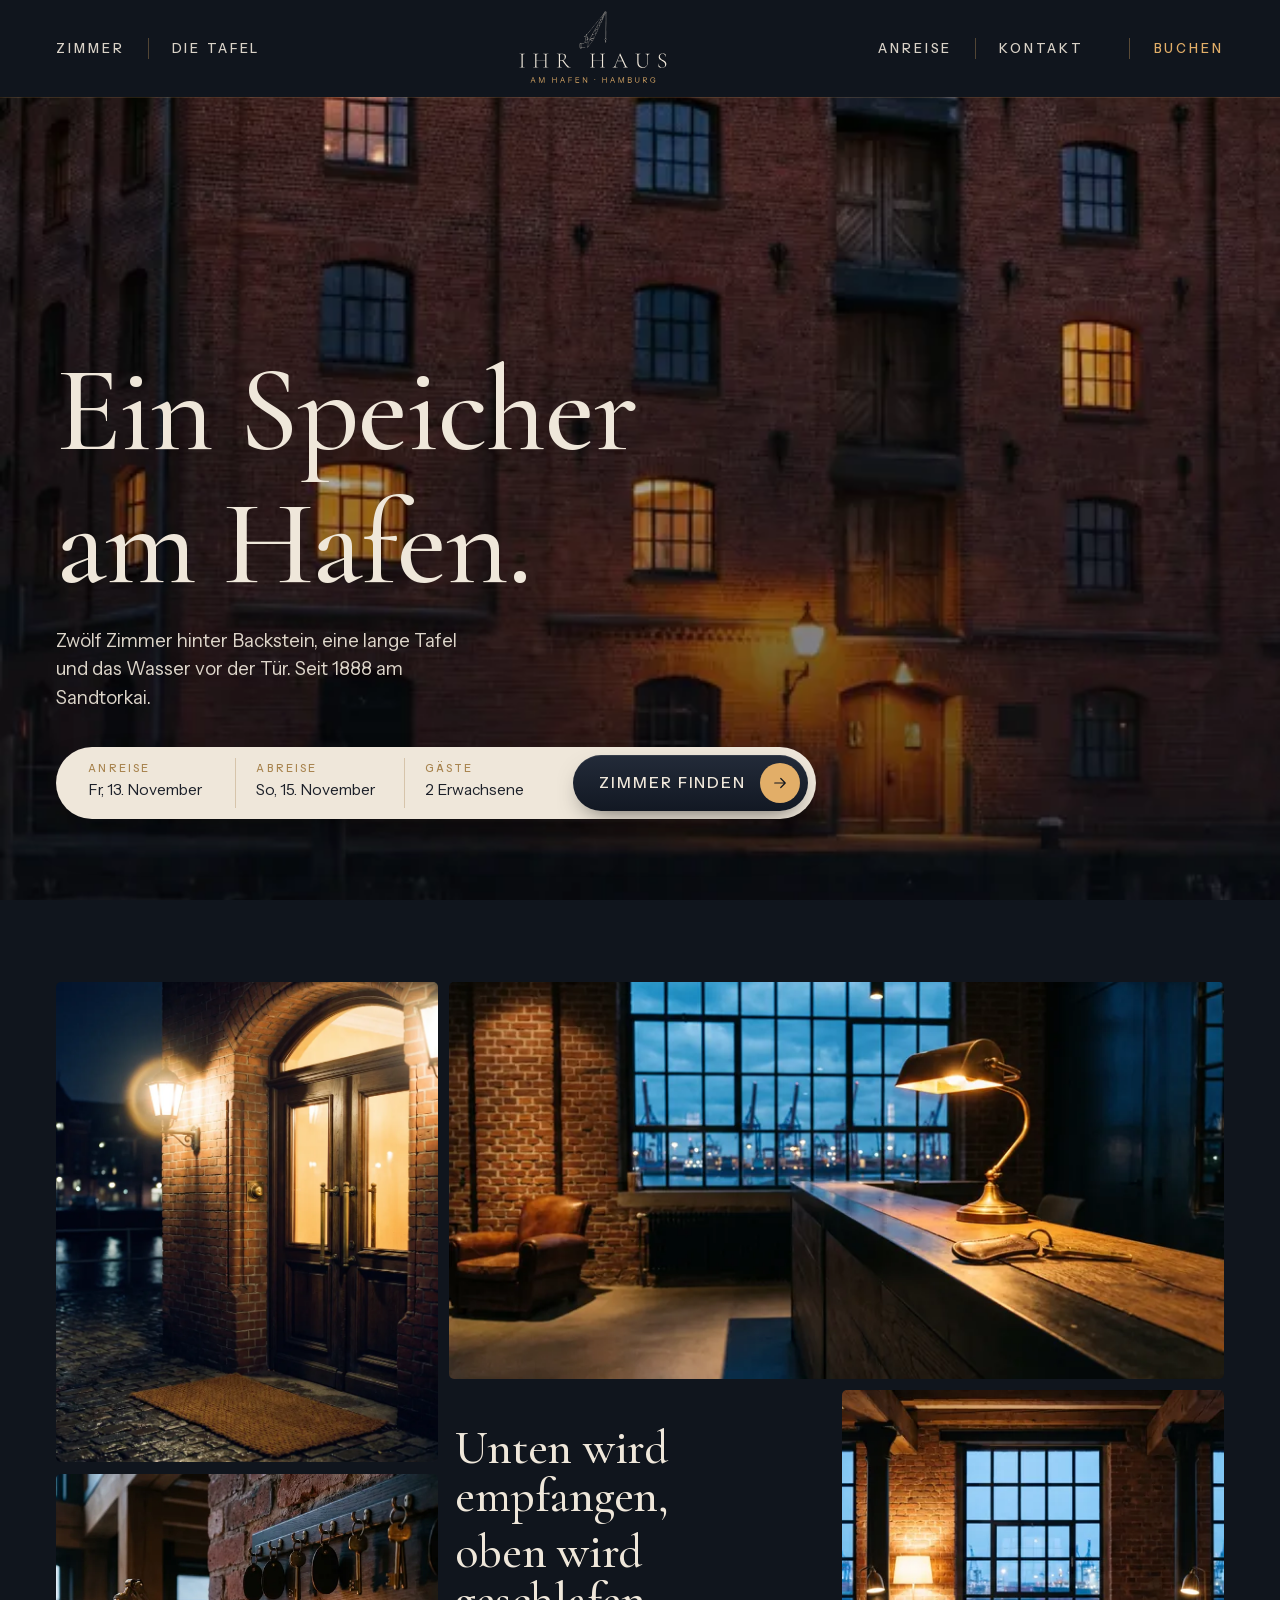
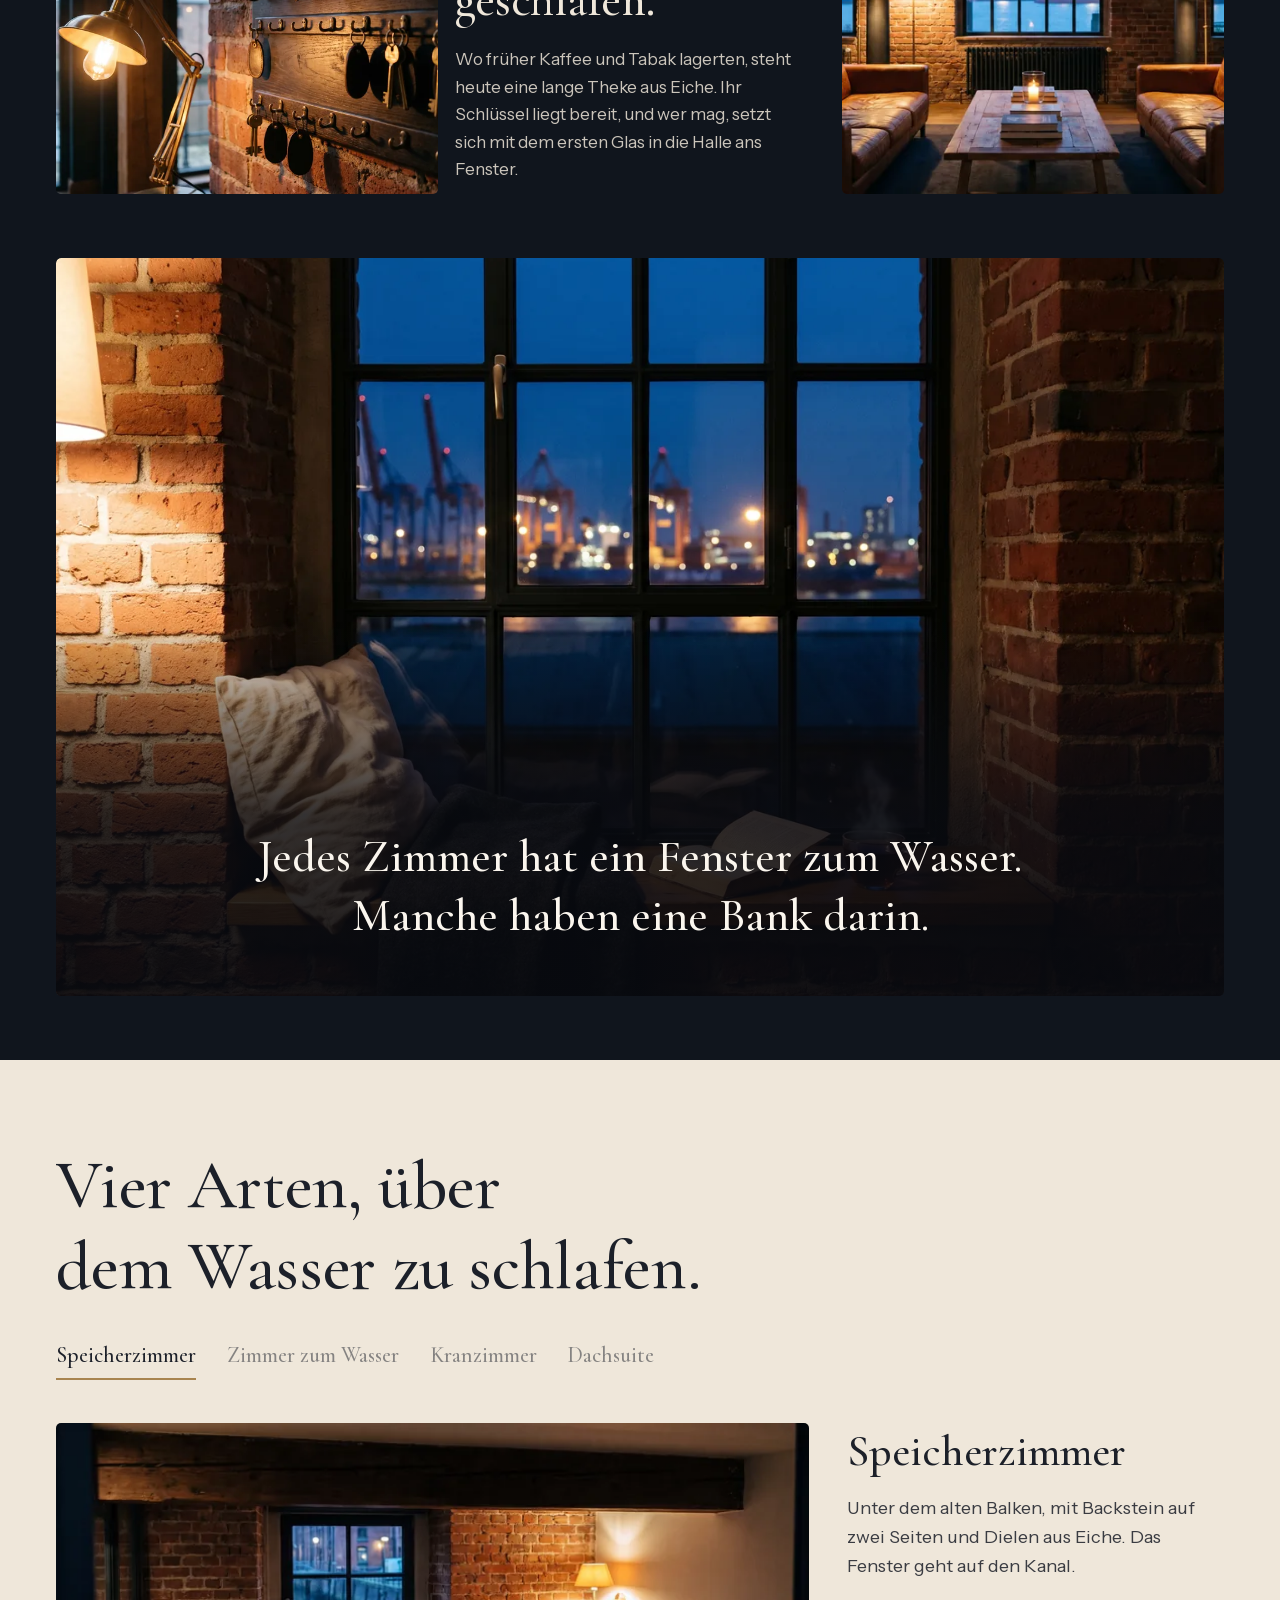
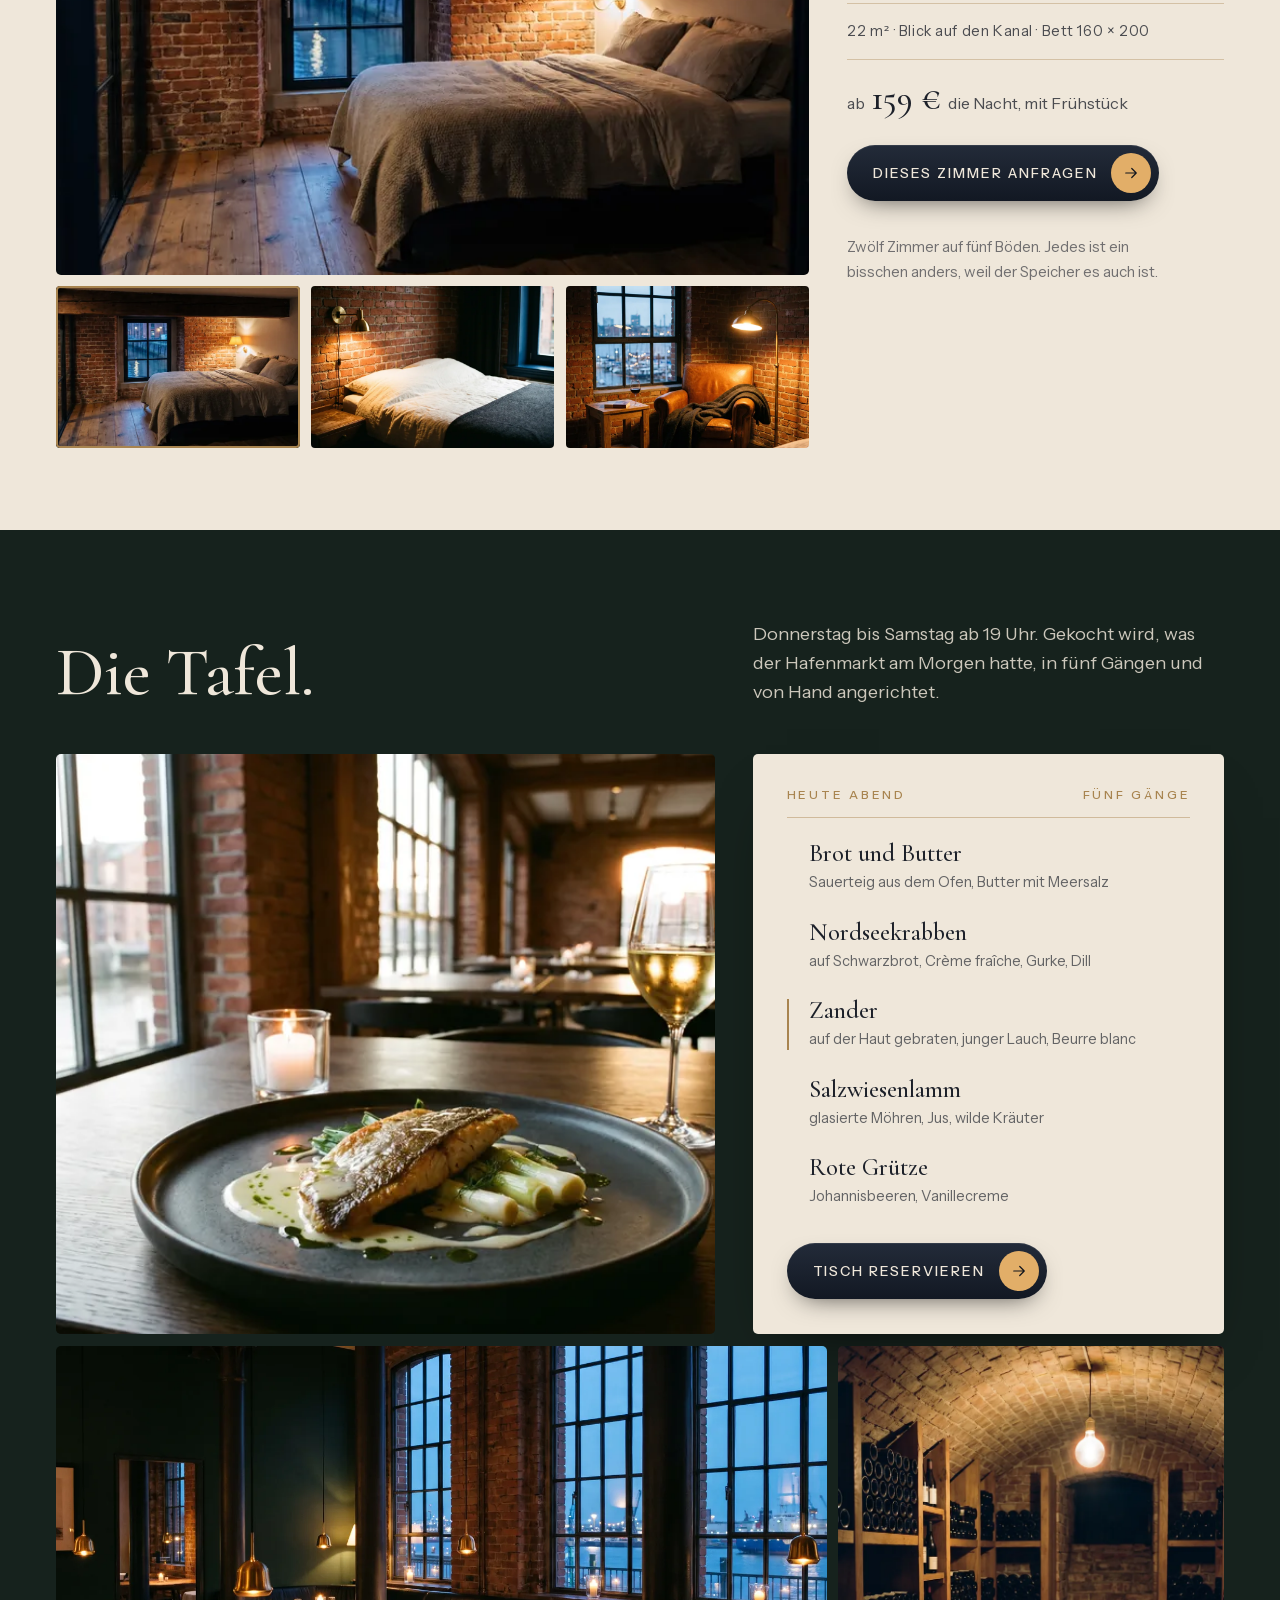
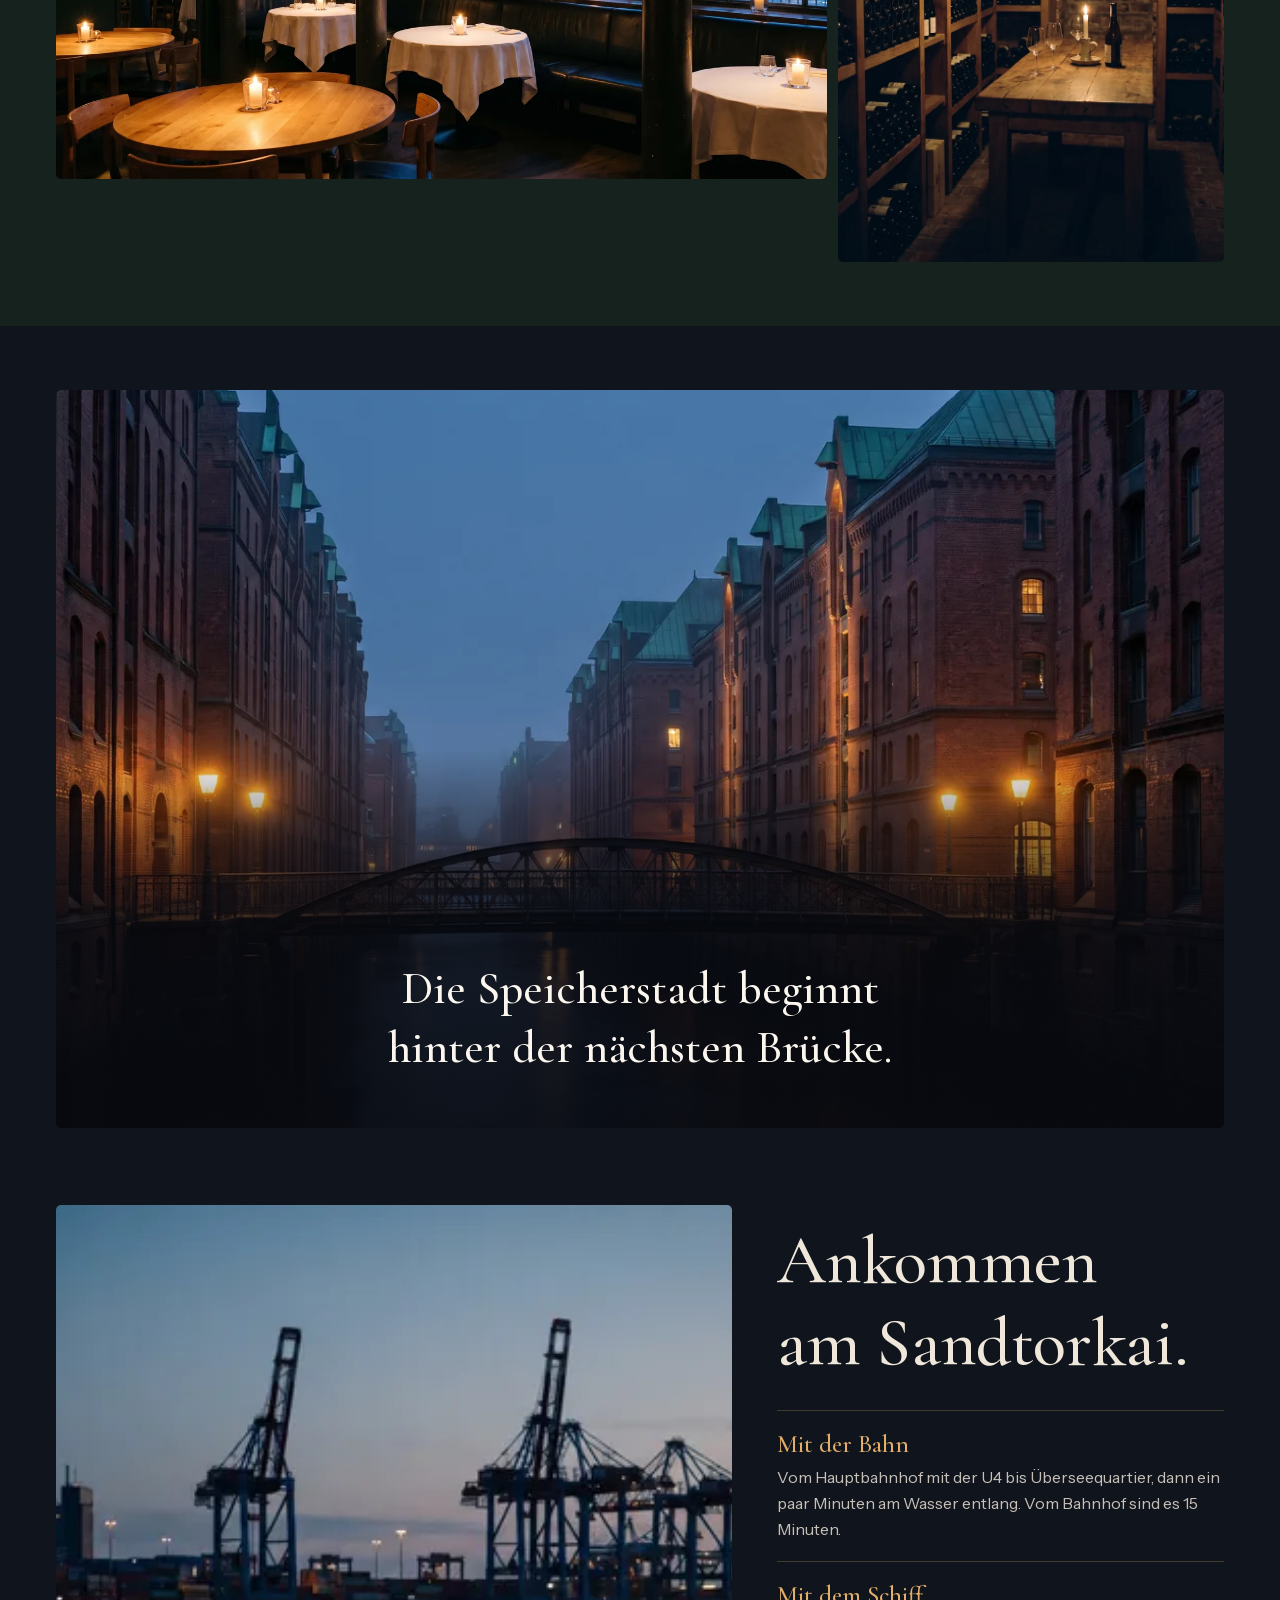
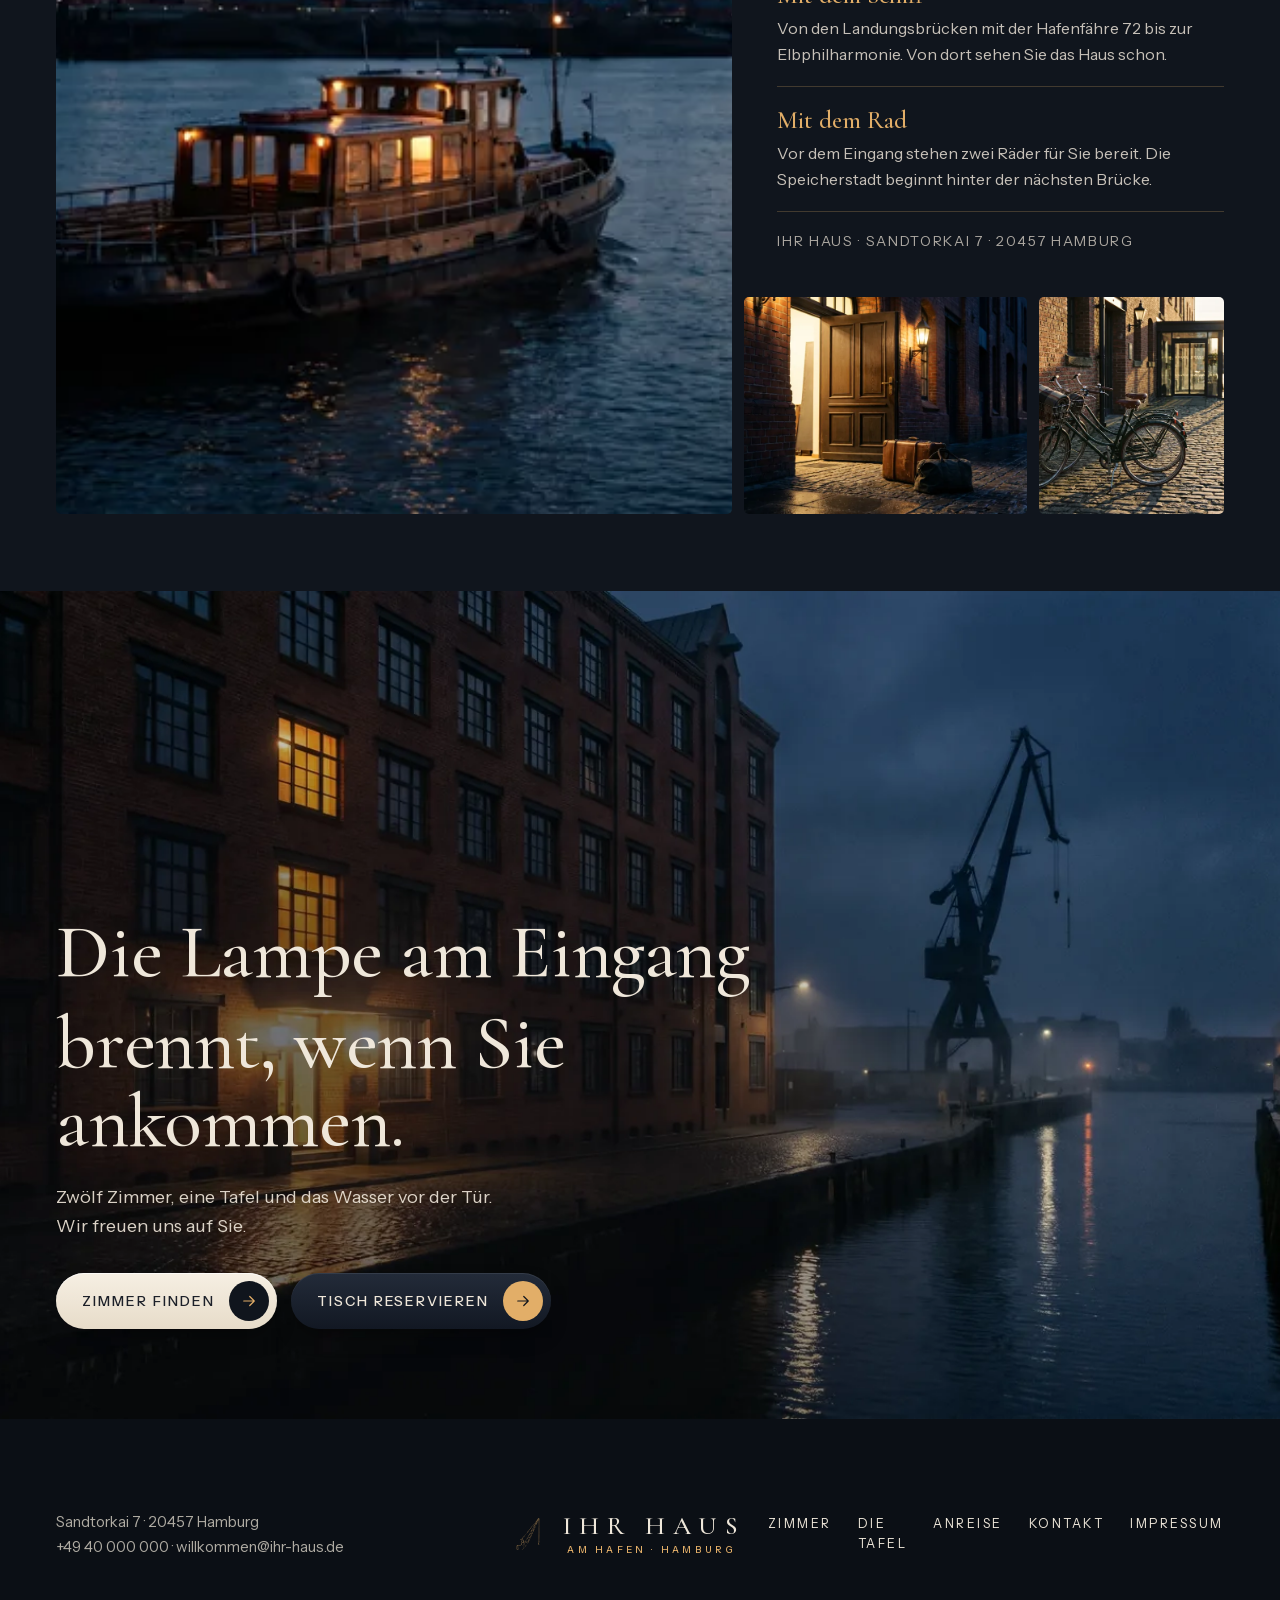
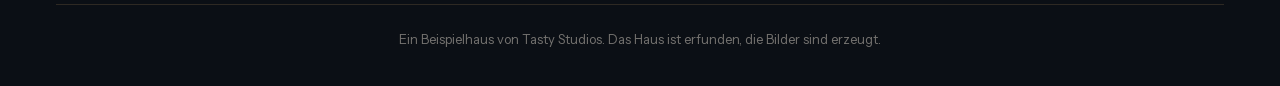
<file: Ihr Haus/index.html>
<!doctype html>
<html lang="de" class="warte">
<head>
<meta charset="utf-8">
<meta name="viewport" content="width=device-width,initial-scale=1,viewport-fit=cover">
<title>Ihr Haus · Ein Speicher am Hafen · Hamburg</title>
<meta name="description" content="Zwölf Zimmer in einem Speicher von 1888 am Sandtorkai, eine Tafel von Donnerstag bis Samstag, das Wasser vor der Tür.">
<meta name="robots" content="noindex">
<meta name="theme-color" content="#10151d">
<link rel="preload" href="assets/fonts/CormorantGaramond-500.woff2" as="font" type="font/woff2" crossorigin>
<link rel="preload" href="assets/fonts/InstrumentSans-normal-400_600.woff2" as="font" type="font/woff2" crossorigin>
<link rel="preload" as="image" href="assets/img/hero-1400.webp" imagesrcset="assets/img/hero-800.webp 800w, assets/img/hero-1400.webp 1400w, assets/img/hero-2400.webp 2400w" imagesizes="100vw" fetchpriority="high">
<link rel="stylesheet" href="ihrhaus.css?v=3587401855">
<script>setTimeout(function(){document.documentElement.classList.remove('warte');document.documentElement.classList.add('los')},3500)</script>
</head>
<body class="">
<header class="leiste lv9 fest" data-leiste>
  <nav class="leiste__l lv9__t"><a href="zimmer.html">Zimmer</a><a href="tafel.html">Die Tafel</a></nav>
  <a class="llogo llogo--stapel" href="index.html" aria-label="Ihr Haus, zur Startseite"><svg class="lz" aria-hidden="true" xmlns="http://www.w3.org/2000/svg" viewBox="0 0 100 100"><g fill="currentColor" stroke="none" transform="translate(12.88 0.00) scale(0.118203)"><g transform="translate(0.000000,846.000000) scale(0.100000,-0.100000)"> <path d="M5682 8119 c-42 -24 -57 -40 -73 -75 -10 -25 -19 -52 -19 -60 0 -31 -34 -135 -50 -151 -9 -10 -38 -45 -66 -79 -27 -33 -67 -83 -89 -110 -22 -27 -74 -89 -116 -139 -41 -49 -100 -124 -131 -165 -30 -41 -97 -125 -149 -186 -52 -61 -119 -142 -149 -179 -30 -37 -69 -84 -86 -104 -17 -20 -56 -68 -85 -107 -30 -39 -100 -129 -157 -200 -56 -71 -131 -164 -165 -208 -34 -43 -98 -122 -143 -175 -44 -53 -85 -103 -90 -113 -12 -21 -113 -143 -186 -224 -32 -35 -58 -68 -58 -73 0 -6 -26 -41 -58 -78 -77 -92 -164 -197 -242 -297 -36 -46 -99 -124 -140 -174 -41 -50 -116 -142 -166 -204 -51 -62 -217 -268 -370 -457 -154 -189 -306 -378 -338 -420 -33 -42 -86 -107 -118 -146 -53 -63 -121 -145 -388 -469 -47 -56 -112 -135 -145 -175 l-60 -72 -17 40 c-18 43 -42 55 -94 49 -48 -5 -67 -55 -105 -278 l-33 -200 -111 5 c-60 3 -129 7 -151 10 -38 4 -43 2 -48 -21 -9 -33 1 -62 24 -74 21 -11 180 -29 240 -27 19 1 35 -1 34 -3 0 -3 -6 -39 -12 -80 -7 -41 -19 -122 -28 -180 -8 -58 -33 -204 -54 -325 -21 -121 -50 -294 -65 -385 -32 -203 -54 -300 -72 -320 -12 -13 -75 -15 -448 -15 -424 0 -434 0 -462 -21 -34 -26 -54 -90 -47 -159 2 -27 9 -169 15 -315 5 -146 12 -276 14 -290 2 -14 6 -58 10 -98 10 -104 21 -114 129 -120 l87 -5 -3 -59 -3 -59 -70 -4 c-38 -2 -87 0 -107 6 -40 10 -34 -7 -68 183 -30 166 -38 286 -34 516 2 129 5 253 6 275 2 30 -1 40 -12 40 -17 0 -24 -43 -39 -230 -13 -171 15 -528 54 -670 8 -27 19 -69 25 -92 10 -38 15 -44 53 -54 43 -11 205 -8 226 5 6 4 11 36 11 75 l0 68 61 7 c93 9 519 7 660 -4 209 -16 484 -17 484 -2 0 9 -37 14 -145 17 -80 3 -163 7 -185 9 -111 11 -664 25 -761 20 l-111 -7 -7 304 c-8 357 -17 475 -38 495 -8 8 -52 22 -99 31 -46 9 -89 17 -96 19 -27 7 7 62 45 76 40 13 265 16 622 8 241 -6 263 -1 283 68 29 98 124 653 192 1127 9 61 20 123 25 139 6 17 7 33 3 37 -5 4 -68 9 -140 12 -100 3 -139 8 -158 21 -39 26 -31 37 23 32 26 -3 98 -8 159 -11 111 -5 113 -5 118 17 3 13 14 79 25 148 42 253 61 310 104 310 23 0 45 -28 52 -65 5 -27 1 -41 -19 -67 -41 -55 -58 -96 -51 -125 12 -55 16 -63 30 -63 16 0 18 9 15 62 -2 20 5 51 15 69 l17 34 9 -25 c5 -14 13 -77 18 -140 8 -116 16 -176 72 -573 17 -120 29 -220 26 -222 -2 -2 -58 0 -123 5 -66 5 -135 10 -154 10 l-34 0 6 58 c6 57 67 384 88 472 18 74 26 150 17 156 -4 3 -10 -1 -12 -8 -28 -96 -41 -150 -71 -308 -44 -228 -67 -382 -57 -392 6 -6 234 -28 302 -28 52 -1 57 -12 80 -215 6 -49 18 -125 26 -169 18 -89 19 -199 4 -256 -22 -81 -135 -95 -314 -40 -54 16 -112 30 -128 30 -24 0 -32 6 -45 37 -29 71 2 204 87 361 75 139 126 182 213 182 62 0 107 10 107 25 0 21 -162 10 -209 -14 -103 -53 -244 -351 -243 -516 0 -81 13 -98 84 -109 24 -4 77 -17 118 -30 192 -60 351 -30 367 69 14 82 14 133 -2 222 -21 126 -55 371 -55 400 0 20 3 21 26 13 37 -14 59 -12 84 8 23 18 23 19 6 70 -17 49 -17 53 1 77 19 26 28 26 141 9 19 -3 32 -1 32 6 0 14 -53 36 -110 45 -67 11 -77 20 -95 82 -9 33 -41 95 -74 144 -49 72 -62 101 -80 180 -13 52 -27 103 -32 114 -5 11 -14 67 -19 125 -6 58 -13 125 -16 150 -5 44 -4 46 76 140 106 124 219 263 298 364 35 44 101 124 146 176 45 53 121 145 169 205 47 61 141 178 209 261 68 83 144 178 170 210 26 33 125 155 220 271 183 224 308 379 423 523 61 76 542 669 648 799 20 25 55 69 77 96 22 28 57 71 77 97 21 25 51 64 68 85 40 52 171 215 217 272 21 25 62 78 92 116 60 77 275 337 286 345 4 3 25 28 46 56 47 62 176 221 297 367 85 102 117 134 85 85 -8 -13 -32 -54 -53 -93 -147 -269 -268 -481 -388 -680 -60 -100 -227 -395 -257 -455 -12 -25 -57 -103 -99 -175 -43 -71 -118 -202 -168 -290 -50 -88 -139 -245 -198 -349 -60 -105 -134 -237 -165 -295 -73 -136 -177 -321 -246 -437 -30 -51 -54 -96 -54 -101 0 -5 -24 -48 -54 -96 -62 -98 -306 -533 -306 -545 0 -5 -19 -37 -43 -73 -23 -35 -69 -111 -101 -169 -33 -58 -84 -148 -113 -200 -85 -148 -226 -398 -265 -470 -19 -36 -79 -141 -133 -235 -203 -350 -349 -617 -390 -710 -32 -72 -93 -257 -173 -520 -70 -228 -224 -705 -306 -945 -53 -153 -74 -254 -59 -278 31 -51 66 -20 308 272 33 40 121 146 195 236 74 89 196 238 270 330 74 91 173 213 219 271 99 121 131 173 131 212 0 41 -26 84 -62 103 -18 9 -62 36 -98 59 -36 23 -91 57 -122 75 -69 41 -186 130 -170 130 19 0 101 -35 262 -113 228 -109 304 -133 329 -103 11 13 106 202 149 296 11 25 49 108 85 185 76 162 155 338 202 445 18 41 63 140 100 220 37 80 73 161 80 180 7 19 24 58 38 85 34 67 93 195 127 275 24 59 105 234 196 428 19 39 34 74 34 77 0 5 63 147 117 265 25 53 50 111 201 455 39 88 88 198 110 245 22 47 48 105 59 130 11 25 37 83 58 130 21 47 51 114 68 150 16 36 54 121 84 190 30 69 76 172 103 230 26 58 82 184 125 280 42 96 101 227 130 290 30 63 63 140 75 170 12 30 28 66 35 80 27 50 102 206 115 240 34 88 132 313 168 385 75 149 71 157 71 -165 0 -1182 12 -4869 16 -4885 4 -13 -7 -37 -30 -69 -41 -58 -46 -107 -14 -158 89 -142 97 -162 96 -228 -1 -48 -6 -68 -18 -77 -21 -16 -59 -96 -59 -125 0 -13 9 -42 20 -66 24 -52 72 -77 137 -69 53 6 71 20 95 74 15 34 16 46 7 67 -15 33 -36 33 -51 2 -14 -33 -36 -40 -64 -21 -31 20 -31 55 0 92 22 27 42 99 37 135 -2 16 28 81 93 202 39 74 32 147 -22 208 -13 16 -14 191 -8 1565 4 852 9 1618 11 1703 1 85 6 659 10 1275 l8 1120 -22 43 c-42 83 -146 105 -239 51z m175 -30 c18 -15 53 -92 53 -116 0 -33 -47 -107 -94 -149 -27 -25 -51 -43 -53 -40 -3 2 14 39 36 82 46 87 51 129 20 168 -23 30 -64 34 -108 12 -28 -15 -81 -83 -81 -104 0 -7 -4 -12 -9 -12 -11 0 4 62 24 100 39 76 152 108 212 59z m-63 -119 c0 -35 -11 -63 -45 -123 -45 -76 -46 -77 -63 -58 -61 68 6 239 89 228 17 -2 20 -9 19 -47z m112 -985 c-3 -429 -8 -978 -12 -1220 -11 -746 -20 -2129 -20 -2772 l1 -612 -35 2 c-19 1 -51 -2 -71 -6 l-36 -7 -6 57 c-6 76 -10 1111 -11 3353 -1 1479 2 1846 12 1892 12 51 17 59 57 82 23 14 58 41 76 60 l34 34 8 -42 c5 -22 6 -392 3 -821z m-291 815 c3 -10 20 -31 37 -45 l31 -27 -18 -51 c-10 -29 -33 -81 -52 -117 -33 -62 -41 -69 -156 -142 -66 -43 -122 -76 -124 -74 -6 6 46 106 142 271 49 83 95 162 104 177 19 33 27 35 36 8z m-118 -502 c-25 -62 -52 -126 -61 -143 -8 -16 -35 -77 -59 -135 -38 -89 -215 -471 -221 -477 -3 -4 -76 292 -76 309 0 15 72 52 161 81 25 9 63 26 83 38 l39 23 -7 155 -7 156 48 30 c97 60 138 83 141 80 2 -2 -17 -54 -41 -117z m-177 -206 l0 -82 -32 -15 c-18 -7 -75 -32 -125 -53 l-93 -40 25 42 c13 22 39 68 59 101 19 33 59 104 88 157 l53 98 12 -63 c7 -34 12 -99 13 -145z m-256 -348 c38 -147 49 -202 43 -216 -2 -8 -36 -27 -73 -42 -38 -16 -113 -48 -167 -71 l-97 -43 28 51 c16 29 57 104 92 167 88 161 142 251 147 247 2 -3 14 -44 27 -93z m17 -385 c-32 -74 -84 -190 -116 -259 -31 -69 -62 -136 -67 -150 -10 -22 -12 -17 -23 50 -7 41 -27 132 -46 202 -30 113 -32 129 -19 142 14 13 149 72 252 110 25 9 52 24 59 32 26 31 17 2 -40 -127z m-286 -174 c21 -82 38 -174 39 -204 l1 -54 -130 -52 c-71 -28 -168 -71 -214 -94 -45 -23 -81 -38 -80 -34 10 23 205 360 259 448 20 33 47 80 59 103 12 24 24 42 25 40 2 -1 20 -70 41 -153z m42 -373 c-20 -43 -68 -149 -108 -237 -109 -244 -159 -351 -159 -343 0 4 -29 102 -65 217 -36 116 -65 223 -65 239 0 27 6 32 93 72 223 101 332 146 336 137 2 -5 -13 -43 -32 -85z m-372 -357 c65 -209 67 -215 62 -229 -3 -7 -49 -29 -103 -51 -55 -21 -144 -57 -199 -80 -55 -23 -126 -52 -158 -65 -91 -36 -91 -32 4 -322 91 -281 96 -308 59 -320 -175 -52 -276 -85 -380 -123 -69 -26 -140 -51 -159 -58 -76 -26 -76 -24 109 -571 50 -150 50 -154 -40 -171 -19 -4 -103 -29 -187 -56 -83 -27 -206 -65 -273 -84 -126 -36 -175 -58 -185 -83 -3 -8 10 -49 29 -91 18 -42 83 -186 143 -321 60 -135 112 -252 116 -262 13 -36 -11 -44 -581 -194 -112 -29 -213 -56 -224 -60 -24 -7 33 105 202 401 57 99 121 214 143 255 22 41 79 143 127 225 48 83 101 175 117 205 16 30 90 161 163 290 74 129 150 264 170 300 59 106 138 246 223 395 44 77 109 192 144 255 36 63 72 126 81 140 9 14 37 63 63 110 25 47 74 135 109 195 34 61 89 160 123 220 33 61 67 121 77 135 9 14 40 68 67 120 28 52 59 109 69 127 l19 32 12 -57 c6 -31 33 -124 58 -207z m71 -313 c-8 -21 -27 -65 -44 -98 -16 -32 -49 -104 -72 -159 -23 -55 -78 -179 -122 -275 -44 -96 -93 -204 -108 -240 -63 -150 -104 -241 -154 -345 -30 -60 -88 -186 -129 -280 -41 -93 -103 -231 -137 -305 -34 -74 -77 -169 -95 -210 -18 -41 -81 -181 -140 -310 -59 -129 -138 -302 -175 -385 -37 -82 -90 -197 -117 -255 -28 -58 -63 -133 -78 -168 -16 -35 -36 -67 -45 -72 -19 -10 -120 31 -335 136 -166 81 -226 101 -260 86 -15 -7 -25 -18 -23 -25 5 -21 119 -118 179 -153 271 -158 284 -167 295 -210 5 -17 -1 -35 -20 -62 -31 -46 -364 -456 -790 -976 -125 -152 -227 -266 -238 -266 -4 0 -8 10 -8 23 0 25 121 406 259 817 49 146 117 353 151 460 34 107 77 241 97 296 l35 101 166 42 c170 42 332 86 545 147 66 19 125 34 133 34 7 0 21 11 29 24 15 23 13 31 -55 187 -40 90 -107 241 -151 336 -43 94 -79 176 -79 182 0 17 46 36 195 81 77 23 185 57 240 77 55 19 133 43 172 53 140 34 144 55 50 295 -19 50 -58 164 -87 254 -59 188 -63 172 43 214 125 51 438 157 461 157 15 0 35 12 50 31 30 35 30 36 -21 184 -55 160 -123 379 -123 396 0 11 21 24 63 39 34 13 80 32 102 43 50 26 326 135 342 136 9 1 9 -8 -1 -37z m-2524 -2598 c10 -11 29 -53 42 -92 l23 -71 -20 -14 -21 -14 22 -63 c24 -70 22 -80 -14 -80 -26 0 -29 7 -15 30 15 23 1 33 -20 14 -11 -9 -22 -14 -26 -10 -7 6 -26 119 -58 345 -8 58 -15 107 -15 110 0 3 19 -25 41 -64 23 -38 50 -79 61 -91z m3889 -233 c40 -41 38 -76 -14 -174 -24 -45 -51 -102 -60 -126 -10 -24 -20 -42 -22 -40 -4 5 -53 95 -102 191 l-34 67 20 40 c26 51 62 70 129 71 46 0 58 -4 83 -29z m-126 -491 c-43 -47 -11 -123 57 -137 37 -7 31 -26 -12 -34 -61 -13 -110 25 -110 84 0 34 34 102 57 116 25 14 30 -5 8 -29z m-5221 -520 c33 -5 64 -14 69 -19 5 -5 11 -40 13 -78 10 -214 14 -347 16 -508 l3 -180 -85 0 -85 0 -12 60 c-15 73 -30 328 -32 563 l-2 172 28 0 c15 0 55 -4 87 -10z"/> </g></g></svg><svg class="lw" aria-hidden="true" xmlns="http://www.w3.org/2000/svg" viewBox="-2 -65.80000000000001 676.7 69.10000000000001"><path fill="currentColor" d="M19.200000000000003 -8.1Q19.200000000000003 -5.2 19.800000000000004 -3.7Q20.400000000000002 -2.2 22.35 -1.7000000000000002Q24.3 -1.2000000000000002 28.1 -1.2000000000000002Q28.3 -1.2000000000000002 28.3 -0.6000000000000001Q28.3 0.0 28.1 0.0Q25.700000000000003 0.0 22.800000000000004 -0.1Q19.900000000000002 -0.2 16.400000000000002 -0.2Q13.100000000000001 -0.2 10.15 -0.1Q7.2 0.0 4.800000000000001 0.0Q4.5 0.0 4.5 -0.6000000000000001Q4.5 -1.2000000000000002 4.800000000000001 -1.2000000000000002Q8.6 -1.2000000000000002 10.55 -1.7000000000000002Q12.5 -2.2 13.15 -3.7Q13.8 -5.2 13.8 -8.1V-54.400000000000006Q13.8 -57.300000000000004 13.15 -58.75Q12.5 -60.2 10.55 -60.75Q8.6 -61.300000000000004 4.800000000000001 -61.300000000000004Q4.5 -61.300000000000004 4.5 -61.900000000000006Q4.5 -62.5 4.800000000000001 -62.5Q7.2 -62.5 10.15 -62.35Q13.100000000000001 -62.2 16.400000000000002 -62.2Q19.900000000000002 -62.2 22.85 -62.35Q25.8 -62.5 28.1 -62.5Q28.3 -62.5 28.3 -61.900000000000006Q28.3 -61.300000000000004 28.1 -61.300000000000004Q24.3 -61.300000000000004 22.4 -60.7Q20.5 -60.1 19.85 -58.6Q19.200000000000003 -57.1 19.200000000000003 -54.2Z M120.80000000000001 -54.2Q120.80000000000001 -57.1 120.2 -58.6Q119.6 -60.1 117.7 -60.7Q115.80000000000001 -61.300000000000004 111.9 -61.300000000000004Q111.6 -61.300000000000004 111.6 -61.900000000000006Q111.6 -62.5 111.9 -62.5Q114.2 -62.5 117.15 -62.35Q120.1 -62.2 123.5 -62.2Q126.7 -62.2 129.7 -62.35Q132.7 -62.5 135.0 -62.5Q135.3 -62.5 135.3 -61.900000000000006Q135.3 -61.300000000000004 135.0 -61.300000000000004Q131.2 -61.300000000000004 129.25 -60.75Q127.3 -60.2 126.65 -58.75Q126.0 -57.300000000000004 126.0 -54.400000000000006V-8.1Q126.0 -5.2 126.65 -3.7Q127.3 -2.2 129.25 -1.7000000000000002Q131.2 -1.2000000000000002 135.0 -1.2000000000000002Q135.3 -1.2000000000000002 135.3 -0.6000000000000001Q135.3 0.0 135.0 0.0Q132.7 0.0 129.7 -0.1Q126.7 -0.2 123.5 -0.2Q120.1 -0.2 117.15 -0.1Q114.2 0.0 111.9 0.0Q111.6 0.0 111.6 -0.6000000000000001Q111.6 -1.2000000000000002 111.9 -1.2000000000000002Q115.80000000000001 -1.2000000000000002 117.7 -1.7000000000000002Q119.6 -2.2 120.2 -3.7Q120.80000000000001 -5.2 120.80000000000001 -8.1ZM78.0 -31.6V-33.5H123.0V-31.6ZM75.6 -8.1V-54.400000000000006Q75.6 -57.300000000000004 74.94999999999999 -58.75Q74.3 -60.2 72.4 -60.75Q70.5 -61.300000000000004 66.7 -61.300000000000004Q66.5 -61.300000000000004 66.5 -61.900000000000006Q66.5 -62.5 66.7 -62.5Q69.1 -62.5 72.05 -62.35Q75.0 -62.2 78.2 -62.2Q81.7 -62.2 84.6 -62.35Q87.5 -62.5 89.8 -62.5Q90.0 -62.5 90.0 -61.900000000000006Q90.0 -61.300000000000004 89.8 -61.300000000000004Q86.0 -61.300000000000004 84.1 -60.7Q82.2 -60.1 81.55000000000001 -58.6Q80.9 -57.1 80.9 -54.2V-8.1Q80.9 -5.2 81.5 -3.7Q82.1 -2.2 84.05 -1.7000000000000002Q86.0 -1.2000000000000002 89.8 -1.2000000000000002Q90.0 -1.2000000000000002 90.0 -0.6000000000000001Q90.0 0.0 89.8 0.0Q87.4 0.0 84.55000000000001 -0.1Q81.7 -0.2 78.2 -0.2Q75.0 -0.2 72.0 -0.1Q69.0 0.0 66.6 0.0Q66.4 0.0 66.4 -0.6000000000000001Q66.4 -1.2000000000000002 66.6 -1.2000000000000002Q70.4 -1.2000000000000002 72.35 -1.7000000000000002Q74.3 -2.2 74.94999999999999 -3.7Q75.6 -5.2 75.6 -8.1Z M224.8 0.0Q223.10000000000002 0.0 219.20000000000002 -3.9000000000000004Q215.3 -7.800000000000001 209.8 -15.05Q204.3 -22.3 197.5 -32.2L202.3 -33.7Q210.9 -21.6 216.9 -14.450000000000001Q222.9 -7.300000000000001 227.5 -4.25Q232.10000000000002 -1.2000000000000002 236.40000000000003 -1.2000000000000002Q236.70000000000002 -1.2000000000000002 236.70000000000002 -0.6000000000000001Q236.70000000000002 0.0 236.40000000000003 0.0Q231.9 0.0 229.05 0.0Q226.20000000000002 0.0 224.8 0.0ZM198.70000000000002 -62.800000000000004Q206.4 -62.800000000000004 210.45 -59.10000000000001Q214.5 -55.400000000000006 214.5 -49.5Q214.5 -44.2 211.4 -39.900000000000006Q208.3 -35.6 203.15 -33.1Q198.0 -30.6 191.8 -30.6Q190.9 -30.6 189.7 -30.700000000000003Q188.5 -30.8 187.5 -30.900000000000002V-8.1Q187.5 -5.2 188.10000000000002 -3.7Q188.70000000000002 -2.2 190.65000000000003 -1.7000000000000002Q192.60000000000002 -1.2000000000000002 196.4 -1.2000000000000002Q196.70000000000002 -1.2000000000000002 196.70000000000002 -0.6000000000000001Q196.70000000000002 0.0 196.4 0.0Q194.0 0.0 191.15 -0.1Q188.3 -0.2 184.8 -0.2Q181.60000000000002 -0.2 178.60000000000002 -0.1Q175.60000000000002 0.0 173.20000000000002 0.0Q173.0 0.0 173.0 -0.6000000000000001Q173.0 -1.2000000000000002 173.20000000000002 -1.2000000000000002Q177.0 -1.2000000000000002 178.95 -1.7000000000000002Q180.9 -2.2 181.60000000000002 -3.7Q182.3 -5.2 182.3 -8.1V-54.400000000000006Q182.3 -57.300000000000004 181.65 -58.75Q181.0 -60.2 179.10000000000002 -60.75Q177.20000000000002 -61.300000000000004 173.4 -61.300000000000004Q173.10000000000002 -61.300000000000004 173.10000000000002 -61.900000000000006Q173.10000000000002 -62.5 173.4 -62.5Q175.70000000000002 -62.5 178.65000000000003 -62.35Q181.60000000000002 -62.2 184.8 -62.2Q187.9 -62.2 192.0 -62.5Q196.10000000000002 -62.800000000000004 198.70000000000002 -62.800000000000004ZM208.9 -46.800000000000004Q208.9 -52.2 207.15 -55.400000000000006Q205.4 -58.6 202.15 -60.05Q198.9 -61.5 194.3 -61.5Q190.70000000000002 -61.5 189.10000000000002 -60.2Q187.5 -58.900000000000006 187.5 -54.2V-33.2Q188.9 -33.1 190.55 -33.0Q192.20000000000002 -32.9 193.5 -32.9Q202.10000000000002 -32.9 205.5 -36.5Q208.9 -40.1 208.9 -46.800000000000004Z M376.7 -54.2Q376.7 -57.1 376.1 -58.6Q375.5 -60.1 373.6 -60.7Q371.7 -61.300000000000004 367.79999999999995 -61.300000000000004Q367.5 -61.300000000000004 367.5 -61.900000000000006Q367.5 -62.5 367.79999999999995 -62.5Q370.09999999999997 -62.5 373.04999999999995 -62.35Q376.0 -62.2 379.4 -62.2Q382.59999999999997 -62.2 385.59999999999997 -62.35Q388.59999999999997 -62.5 390.9 -62.5Q391.2 -62.5 391.2 -61.900000000000006Q391.2 -61.300000000000004 390.9 -61.300000000000004Q387.09999999999997 -61.300000000000004 385.15 -60.75Q383.2 -60.2 382.54999999999995 -58.75Q381.9 -57.300000000000004 381.9 -54.400000000000006V-8.1Q381.9 -5.2 382.54999999999995 -3.7Q383.2 -2.2 385.15 -1.7000000000000002Q387.09999999999997 -1.2000000000000002 390.9 -1.2000000000000002Q391.2 -1.2000000000000002 391.2 -0.6000000000000001Q391.2 0.0 390.9 0.0Q388.59999999999997 0.0 385.59999999999997 -0.1Q382.59999999999997 -0.2 379.4 -0.2Q376.0 -0.2 373.04999999999995 -0.1Q370.09999999999997 0.0 367.79999999999995 0.0Q367.5 0.0 367.5 -0.6000000000000001Q367.5 -1.2000000000000002 367.79999999999995 -1.2000000000000002Q371.7 -1.2000000000000002 373.6 -1.7000000000000002Q375.5 -2.2 376.1 -3.7Q376.7 -5.2 376.7 -8.1ZM333.9 -31.6V-33.5H378.9V-31.6ZM331.5 -8.1V-54.400000000000006Q331.5 -57.300000000000004 330.85 -58.75Q330.2 -60.2 328.29999999999995 -60.75Q326.4 -61.300000000000004 322.59999999999997 -61.300000000000004Q322.4 -61.300000000000004 322.4 -61.900000000000006Q322.4 -62.5 322.59999999999997 -62.5Q325.0 -62.5 327.95 -62.35Q330.9 -62.2 334.09999999999997 -62.2Q337.59999999999997 -62.2 340.5 -62.35Q343.4 -62.5 345.7 -62.5Q345.9 -62.5 345.9 -61.900000000000006Q345.9 -61.300000000000004 345.7 -61.300000000000004Q341.9 -61.300000000000004 340.0 -60.7Q338.09999999999997 -60.1 337.44999999999993 -58.6Q336.79999999999995 -57.1 336.79999999999995 -54.2V-8.1Q336.79999999999995 -5.2 337.4 -3.7Q338.0 -2.2 339.95 -1.7000000000000002Q341.9 -1.2000000000000002 345.7 -1.2000000000000002Q345.9 -1.2000000000000002 345.9 -0.6000000000000001Q345.9 0.0 345.7 0.0Q343.29999999999995 0.0 340.44999999999993 -0.1Q337.59999999999997 -0.2 334.09999999999997 -0.2Q330.9 -0.2 327.9 -0.1Q324.9 0.0 322.5 0.0Q322.29999999999995 0.0 322.29999999999995 -0.6000000000000001Q322.29999999999995 -1.2000000000000002 322.5 -1.2000000000000002Q326.29999999999995 -1.2000000000000002 328.25 -1.7000000000000002Q330.2 -2.2 330.85 -3.7Q331.5 -5.2 331.5 -8.1Z M444.7 -28.700000000000003 445.59999999999997 -30.5H471.5L472.2 -28.700000000000003ZM494.1 -1.2000000000000002Q494.5 -1.2000000000000002 494.5 -0.6000000000000001Q494.5 0.0 494.1 0.0Q491.3 0.0 488.35 -0.2Q485.4 -0.4 482.7 -0.4Q479.6 -0.4 477.35 -0.2Q475.1 0.0 472.4 0.0Q472.0 0.0 472.0 -0.6000000000000001Q472.0 -1.2000000000000002 472.4 -1.2000000000000002Q478.0 -1.2000000000000002 479.45 -2.7Q480.9 -4.2 479.0 -8.4L456.4 -57.0L458.3 -58.7L439.0 -12.3Q436.5 -6.2 438.6 -3.7Q440.7 -1.2000000000000002 447.5 -1.2000000000000002Q448.0 -1.2000000000000002 448.0 -0.6000000000000001Q448.0 0.0 447.5 0.0Q444.5 0.0 442.0 -0.2Q439.5 -0.4 435.7 -0.4Q432.2 -0.4 430.04999999999995 -0.2Q427.9 0.0 424.9 0.0Q424.5 0.0 424.5 -0.6000000000000001Q424.5 -1.2000000000000002 424.9 -1.2000000000000002Q427.59999999999997 -1.2000000000000002 429.59999999999997 -2.2Q431.59999999999997 -3.2 433.34999999999997 -5.800000000000001Q435.09999999999997 -8.4 437.09999999999997 -13.200000000000001L458.0 -63.5Q458.2 -63.800000000000004 458.65 -63.800000000000004Q459.09999999999997 -63.800000000000004 459.2 -63.5L482.4 -13.700000000000001Q484.7 -8.700000000000001 486.5 -5.950000000000001Q488.3 -3.2 490.1 -2.2Q491.9 -1.2000000000000002 494.1 -1.2000000000000002Z M581.7 -52.0Q581.7 -56.800000000000004 579.6500000000001 -59.050000000000004Q577.6 -61.300000000000004 573.2 -61.300000000000004Q572.9 -61.300000000000004 572.9 -61.900000000000006Q572.9 -62.5 573.2 -62.5Q575.4 -62.5 577.75 -62.35Q580.1 -62.2 582.9 -62.2Q585.2 -62.2 587.55 -62.35Q589.9 -62.5 591.8 -62.5Q592.0 -62.5 592.0 -61.900000000000006Q592.0 -61.300000000000004 591.8 -61.300000000000004Q587.8 -61.300000000000004 585.8499999999999 -59.050000000000004Q583.9 -56.800000000000004 583.9 -52.0V-23.400000000000002Q583.9 -15.5 581.0 -10.0Q578.1 -4.5 572.85 -1.6Q567.6 1.3 560.6 1.3Q553.2 1.3 547.7 -1.6500000000000004Q542.2 -4.6000000000000005 539.2 -9.950000000000001Q536.2 -15.3 536.2 -22.5V-54.400000000000006Q536.2 -57.300000000000004 535.55 -58.75Q534.9 -60.2 533.0 -60.75Q531.1 -61.300000000000004 527.3 -61.300000000000004Q527.1 -61.300000000000004 527.1 -61.900000000000006Q527.1 -62.5 527.3 -62.5Q529.7 -62.5 532.6 -62.35Q535.5 -62.2 538.8 -62.2Q542.2 -62.2 545.1500000000001 -62.35Q548.1 -62.5 550.3 -62.5Q550.6 -62.5 550.6 -61.900000000000006Q550.6 -61.300000000000004 550.3 -61.300000000000004Q546.5 -61.300000000000004 544.6 -60.7Q542.7 -60.1 542.1 -58.6Q541.5 -57.1 541.5 -54.2V-26.0Q541.5 -14.200000000000001 547.0 -7.9Q552.5 -1.6 562.4 -1.6Q571.6 -1.6 576.6500000000001 -7.4Q581.7 -13.200000000000001 581.7 -23.3Z M638.0 -50.400000000000006Q638.0 -46.2 640.05 -43.25Q642.1 -40.300000000000004 645.35 -38.1Q648.6 -35.9 652.2 -33.800000000000004Q655.9000000000001 -31.700000000000003 659.3000000000001 -29.35Q662.7 -27.0 664.95 -23.75Q667.2 -20.5 667.2 -15.700000000000001Q667.2 -11.100000000000001 664.95 -7.250000000000001Q662.7 -3.4000000000000004 658.2 -1.1Q653.7 1.2000000000000002 646.9000000000001 1.2000000000000002Q644.7 1.2000000000000002 642.5500000000001 0.9000000000000001Q640.4000000000001 0.6000000000000001 638.1500000000001 -0.14999999999999997Q635.9000000000001 -0.9 633.3000000000001 -2.2Q632.8000000000001 -2.5 632.6500000000001 -2.95Q632.5 -3.4000000000000004 632.4000000000001 -4.1000000000000005L630.9000000000001 -17.1Q630.8000000000001 -17.6 631.3500000000001 -17.65Q631.9000000000001 -17.7 632.0 -17.3Q632.4000000000001 -14.3 633.6000000000001 -11.3Q634.8000000000001 -8.3 636.8500000000001 -5.800000000000001Q638.9000000000001 -3.3000000000000003 641.95 -1.7500000000000002Q645.0 -0.2 649.1 -0.2Q652.2 -0.2 655.1 -1.35Q658.0 -2.5 659.85 -5.1Q661.7 -7.7 661.7 -12.200000000000001Q661.7 -17.1 659.5500000000001 -20.35Q657.4000000000001 -23.6 654.1000000000001 -25.950000000000003Q650.8000000000001 -28.3 647.1 -30.400000000000002Q643.6 -32.5 640.3 -34.8Q637.0 -37.1 634.95 -40.25Q632.9000000000001 -43.400000000000006 632.9000000000001 -48.1Q632.9000000000001 -53.300000000000004 635.5 -56.75Q638.1 -60.2 642.25 -61.900000000000006Q646.4000000000001 -63.6 650.9000000000001 -63.6Q653.5 -63.6 656.35 -63.05Q659.2 -62.5 662.3000000000001 -61.2Q663.1 -60.900000000000006 663.45 -60.45Q663.8000000000001 -60.0 663.8000000000001 -59.5L664.7 -48.900000000000006Q664.7 -48.5 664.1500000000001 -48.5Q663.6 -48.5 663.5 -48.900000000000006Q663.3000000000001 -51.1 662.45 -53.45Q661.6 -55.800000000000004 659.95 -57.800000000000004Q658.3000000000001 -59.800000000000004 655.75 -61.050000000000004Q653.2 -62.300000000000004 649.6 -62.300000000000004Q645.3000000000001 -62.300000000000004 642.75 -60.5Q640.2 -58.7 639.1 -56.0Q638.0 -53.300000000000004 638.0 -50.400000000000006Z"/></svg><svg class="lu" aria-hidden="true" xmlns="http://www.w3.org/2000/svg" viewBox="-2 -75.0 1673.5999999999997 78.0"><path fill="currentColor" d="M3.6 0.0 31.400000000000002 -72.0H38.6L11.5 0.0ZM60.800000000000004 0.0 33.7 -72.0H41.400000000000006L69.2 0.0ZM17.400000000000002 -29.1H55.0V-21.900000000000002H17.400000000000002Z M115.39999999999999 0.0V-72.0H128.0L154.0 -2.6H150.2L176.0 -72.0H188.8V0.0H180.7V-67.7H181.8L156.7 0.0H146.9L121.8 -67.10000000000001H122.9V0.0Z M294.0 0.0V-72.0H302.2V0.0ZM342.2 0.0V-72.0H350.4V0.0ZM298.2 -41.1H345.79999999999995V-33.9H298.2Z M396.6 0.0 424.4 -72.0H431.6L404.5 0.0ZM453.8 0.0 426.7 -72.0H434.4L462.2 0.0ZM410.4 -29.1H448.0V-21.900000000000002H410.4Z M508.40000000000003 0.0V-72.0H516.6V0.0ZM512.6 -30.900000000000002V-38.1H551.4V-30.900000000000002ZM512.6 -64.8V-72.0H554.2V-64.8Z M602.6 0.0V-72.0H610.8V0.0ZM606.8 0.0V-7.2H650.8V0.0ZM606.8 -33.9V-41.1H647.2V-33.9ZM606.8 -64.8V-72.0H650.0V-64.8Z M700.4 0.0V-72.0H708.9L750.1999999999999 -11.4L749.0 -11.200000000000001V-72.0H756.8V0.0H748.3L707.0 -60.6L708.1999999999999 -60.800000000000004V0.0Z M853.4 -33.5V-43.8H863.6999999999999V-33.5Z M960.3 0.0V-72.0H968.4999999999999V0.0ZM1008.4999999999999 0.0V-72.0H1016.6999999999999V0.0ZM964.4999999999999 -41.1H1012.0999999999999V-33.9H964.4999999999999Z M1062.8999999999999 0.0 1090.7 -72.0H1097.8999999999999L1070.8 0.0ZM1120.1 0.0 1093.0 -72.0H1100.7L1128.5 0.0ZM1076.7 -29.1H1114.3V-21.900000000000002H1076.7Z M1174.6999999999998 0.0V-72.0H1187.3L1213.3 -2.6H1209.5L1235.3 -72.0H1248.1V0.0H1240.0V-67.7H1241.1L1216.0 0.0H1206.1999999999998L1181.1 -67.10000000000001H1182.1999999999998V0.0Z M1304.6999999999998 0.0V-6.800000000000001H1327.6999999999998Q1334.2999999999997 -6.800000000000001 1338.1999999999998 -10.4Q1342.1 -14.0 1342.1 -20.1Q1342.1 -26.6 1338.0 -30.5Q1333.8999999999999 -34.4 1326.9999999999998 -34.4H1304.6999999999998V-41.0H1325.8999999999999Q1332.6999999999998 -41.0 1336.4999999999998 -44.3Q1340.2999999999997 -47.6 1340.2999999999997 -53.6Q1340.2999999999997 -59.2 1336.7499999999998 -62.2Q1333.1999999999998 -65.2 1326.3999999999999 -65.2H1304.6999999999998V-72.0H1327.1Q1336.9999999999998 -72.0 1342.7499999999998 -67.3Q1348.4999999999998 -62.6 1348.4999999999998 -54.5Q1348.4999999999998 -49.400000000000006 1346.1999999999998 -45.400000000000006Q1343.8999999999999 -41.400000000000006 1339.8999999999999 -39.150000000000006Q1335.8999999999999 -36.9 1330.6999999999998 -36.9L1331.1999999999998 -39.0Q1336.6999999999998 -39.0 1341.0499999999997 -36.400000000000006Q1345.3999999999999 -33.800000000000004 1347.9499999999998 -29.35Q1350.4999999999998 -24.900000000000002 1350.4999999999998 -19.200000000000003Q1350.4999999999998 -13.5 1347.7499999999998 -9.15Q1344.9999999999998 -4.800000000000001 1339.9999999999998 -2.4000000000000004Q1334.9999999999998 0.0 1328.3999999999999 0.0ZM1299.2999999999997 0.0V-72.0H1307.4999999999998V0.0Z M1423.7999999999997 1.0Q1410.7999999999997 1.0 1403.5499999999997 -6.95Q1396.2999999999997 -14.9 1396.2999999999997 -29.200000000000003V-72.0H1404.4999999999998V-28.8Q1404.4999999999998 -18.0 1409.4999999999998 -12.2Q1414.4999999999998 -6.4 1423.7999999999997 -6.4Q1433.2999999999997 -6.4 1438.2999999999997 -12.150000000000002Q1443.2999999999997 -17.900000000000002 1443.2999999999997 -28.8V-72.0H1451.4999999999998V-29.1Q1451.4999999999998 -14.9 1444.1999999999998 -6.95Q1436.8999999999996 1.0 1423.7999999999997 1.0Z M1502.0999999999997 0.0V-72.0H1528.6999999999998Q1536.3999999999999 -72.0 1541.7999999999997 -69.5Q1547.1999999999998 -67.0 1550.0499999999997 -62.55Q1552.8999999999999 -58.1 1552.8999999999999 -52.0Q1552.8999999999999 -45.900000000000006 1550.0499999999997 -41.35000000000001Q1547.1999999999998 -36.800000000000004 1541.7999999999997 -34.25Q1536.3999999999999 -31.700000000000003 1528.6999999999998 -31.700000000000003H1508.0999999999997V-38.900000000000006H1528.3999999999999Q1536.3999999999999 -38.900000000000006 1540.5499999999997 -42.400000000000006Q1544.6999999999998 -45.900000000000006 1544.6999999999998 -52.0Q1544.6999999999998 -58.0 1540.6 -61.4Q1536.4999999999998 -64.8 1528.3999999999999 -64.8H1510.2999999999997V0.0ZM1544.2999999999997 0.0 1505.9999999999998 -35.7H1517.1999999999998L1556.6999999999998 0.0Z M1634.0999999999997 1.0Q1623.0999999999997 1.0 1614.9999999999995 -3.5Q1606.8999999999996 -8.0 1602.4999999999995 -16.15Q1598.0999999999997 -24.3 1598.0999999999997 -35.4Q1598.0999999999997 -46.5 1602.4499999999998 -54.95Q1606.7999999999997 -63.400000000000006 1614.5499999999997 -68.2Q1622.2999999999997 -73.0 1632.3999999999996 -73.0Q1640.2999999999997 -73.0 1646.7499999999995 -70.0Q1653.1999999999996 -67.0 1657.3499999999997 -61.7Q1661.4999999999998 -56.400000000000006 1662.3999999999996 -49.400000000000006H1654.1999999999996Q1653.1999999999996 -56.800000000000004 1647.3499999999997 -61.2Q1641.4999999999998 -65.60000000000001 1632.6999999999996 -65.60000000000001Q1624.7999999999997 -65.60000000000001 1618.8999999999996 -61.85000000000001Q1612.9999999999998 -58.1 1609.7499999999998 -51.400000000000006Q1606.4999999999998 -44.7 1606.4999999999998 -35.6Q1606.4999999999998 -26.5 1609.8499999999997 -19.95Q1613.1999999999996 -13.4 1619.5499999999997 -9.9Q1625.8999999999996 -6.4 1634.7999999999997 -6.4Q1640.8999999999996 -6.4 1645.6999999999998 -8.15Q1650.4999999999998 -9.9 1654.3999999999996 -13.600000000000001L1662.5999999999997 -10.600000000000001Q1657.0999999999997 -4.800000000000001 1649.9499999999998 -1.9000000000000004Q1642.7999999999997 1.0 1634.0999999999997 1.0ZM1654.3999999999996 -10.600000000000001V-33.9L1657.4999999999998 -30.8H1634.6999999999996V-38.0H1662.5999999999997V-10.600000000000001Z"/></svg></a>
  <nav class="leiste__r lv9__t"><a href="anreise.html">Anreise</a><a href="kontakt.html">Kontakt</a></nav>
  <a class="lv9__b" href="kontakt.html#anfrage">Buchen</a>
</header>
<main>
<section class="auftakt" id="oben">
  <picture class="auftakt__b"><source media="(max-width:700px)" srcset="assets/img/hero-m-600.webp 600w, assets/img/hero-m-1000.webp 1000w" sizes="100vw"><img src="assets/img/hero-1400.webp" srcset="assets/img/hero-800.webp 800w, assets/img/hero-1400.webp 1400w, assets/img/hero-2400.webp 2400w" sizes="100vw" width="2752" height="1536" alt="Der Speicher von Ihr Haus am Sandtorkai in der Dämmerung, vom Wasser aus" style="object-position:60% 50%" fetchpriority="high" decoding="sync"></picture>
  <div class="auftakt__t">
    <h1 class="auftakt__h"><span class="sl"><span style="--i:0">Ein Speicher</span></span><span class="sl"><span style="--i:1">am Hafen.</span></span></h1>
    <p class="auftakt__p">Zwölf Zimmer hinter Backstein, eine lange Tafel und das Wasser vor der Tür. Seit 1888 am Sandtorkai.</p>
    <form class="buchen" id="buchen" onsubmit="return false">
      <label><small>Anreise</small><span>Fr, 13. November</span></label>
      <label><small>Abreise</small><span>So, 15. November</span></label>
      <label><small>Gäste</small><span>2 Erwachsene</span></label>
      <a class="kn kn--nacht" href="zimmer.html"><span>Zimmer finden</span><i class="kn__k"><svg viewBox="0 0 24 24" aria-hidden="true"><path d="M5 12h13M13 6l6 6-6 6"/></svg></i></a>
    </form>
  </div>
</section><section class="empfang" aria-labelledby="h-empfang">
  <div class="empfang__w">
    <div class="empfang__links">
      <figure class="rahmen empfang__tuer sw"><img src="assets/img/s-eingang-1400.webp" srcset="assets/img/s-eingang-800.webp 800w, assets/img/s-eingang-1400.webp 1400w, assets/img/s-eingang-1792.webp 1792w" sizes="(max-width:900px) 100vw, 34vw" width="1792" height="2400" alt="Die Eichentür von Ihr Haus mit brennender Laterne" loading="lazy" decoding="async"></figure>
      <figure class="rahmen empfang__brett sw" style="--i:1"><img src="assets/img/s-schluesselbrett-1400.webp" srcset="assets/img/s-schluesselbrett-800.webp 800w, assets/img/s-schluesselbrett-1400.webp 1400w, assets/img/s-schluesselbrett-2400.webp 2400w" sizes="(max-width:900px) 100vw, 34vw" width="2528" height="1696" alt="Das Schlüsselbrett hinter dem Empfang" loading="lazy" decoding="async"></figure>
    </div>
    <figure class="rahmen empfang__theke sw"><img src="assets/img/empfang-1400.webp" srcset="assets/img/empfang-800.webp 800w, assets/img/empfang-1400.webp 1400w, assets/img/empfang-2400.webp 2400w" sizes="(max-width:900px) 100vw, 60vw" width="2752" height="1536" alt="Die Theke am Empfang, ein Schlüssel liegt bereit" loading="lazy" decoding="async"></figure>
    <div class="empfang__t sw" id="h-empfang">
      <h2 class="t1"><span class="sl"><span style="--i:0">Unten wird empfangen,</span></span><span class="sl"><span style="--i:1">oben wird geschlafen.</span></span></h2>
      <p>Wo früher Kaffee und Tabak lagerten, steht heute eine lange Theke aus Eiche. Ihr Schlüssel liegt bereit, und wer mag, setzt sich mit dem ersten Glas in die Halle ans Fenster.</p>
    </div>
    <figure class="rahmen empfang__halle sw"><img src="assets/img/s-lobby-1400.webp" srcset="assets/img/s-lobby-800.webp 800w, assets/img/s-lobby-1400.webp 1400w, assets/img/s-lobby-2400.webp 2400w" sizes="(max-width:900px) 100vw, 30vw" width="2752" height="1536" alt="Die Halle mit Ledersofas und Blick auf den Hafen" loading="lazy" decoding="async"></figure>
  </div>
</section><section class="fenster sw-feld fenster--hell" aria-label="Jedes Zimmer hat ein Fenster zum Wasser. Manche haben eine Bank darin.">
  <div class="fenster__a"><div class="fenster__i"><img src="assets/img/s-fensterplatz-1400.webp" srcset="assets/img/s-fensterplatz-800.webp 800w, assets/img/s-fensterplatz-1400.webp 1400w, assets/img/s-fensterplatz-2400.webp 2400w" sizes="100vw" width="2528" height="1696" alt="Eine Fensterbank mit Kissen, Buch und Tee, draussen die Kräne" style="object-position:50% 50%" loading="lazy" decoding="async"></div></div>
  <div class="fenster__t"><p class="fenster__s"><span class="sl"><span style="--i:0">Jedes Zimmer hat ein Fenster zum Wasser.</span></span><span class="sl"><span style="--i:1">Manche haben eine Bank darin.</span></span></p></div>
</section><section class="zimmer" id="zimmer" aria-labelledby="h-zimmer">
  <div class="zimmer__kopf sw">
    <h2 class="t1 t1--dunkel"><span class="sl"><span style="--i:0">Vier Arten, über</span></span><span class="sl"><span style="--i:1">dem Wasser zu schlafen.</span></span></h2>
    <div class="zi-reiter" role="tablist"><button type="button" class="zi-r an" data-zimmer="speicher">Speicherzimmer</button><button type="button" class="zi-r" data-zimmer="wasser">Zimmer zum Wasser</button><button type="button" class="zi-r" data-zimmer="kran">Kranzimmer</button><button type="button" class="zi-r" data-zimmer="dach">Dachsuite</button><i class="zi-linie" aria-hidden="true"></i></div>
  </div>
  <div class="zimmer__w">
    <div class="zimmer__links sw">
      <figure class="rahmen zi-buehne" data-buehne><img src="assets/img/z-speicherzimmer-1400.webp" srcset="assets/img/z-speicherzimmer-800.webp 800w, assets/img/z-speicherzimmer-1400.webp 1400w, assets/img/z-speicherzimmer-2400.webp 2400w" sizes="(max-width:900px) 100vw, 62vw" width="2752" height="1536" alt="Das Speicherzimmer unter dem Balken" loading="lazy" decoding="async"></figure>
      <div class="zi-daumen"><button type="button" class="zi-d an" data-i="0" aria-label="Das Speicherzimmer unter dem Balken"><img src="assets/img/z-speicherzimmer-1400.webp" srcset="assets/img/z-speicherzimmer-800.webp 800w, assets/img/z-speicherzimmer-1400.webp 1400w, assets/img/z-speicherzimmer-2400.webp 2400w" sizes="220px" width="2752" height="1536" alt="Das Speicherzimmer unter dem Balken" loading="lazy" decoding="async"></button><button type="button" class="zi-d" data-i="1" aria-label="Bettwäsche aus schwerem Leinen"><img src="assets/img/d-bett-1400.webp" srcset="assets/img/d-bett-800.webp 800w, assets/img/d-bett-1400.webp 1400w, assets/img/d-bett-2400.webp 2400w" sizes="220px" width="2528" height="1696" alt="Bettwäsche aus schwerem Leinen" loading="lazy" decoding="async"></button><button type="button" class="zi-d" data-i="2" aria-label="Der Ledersessel am Fenster"><img src="assets/img/z-leseecke-1400.webp" srcset="assets/img/z-leseecke-800.webp 800w, assets/img/z-leseecke-1400.webp 1400w, assets/img/z-leseecke-2400.webp 2400w" sizes="220px" width="2528" height="1696" alt="Der Ledersessel am Fenster" loading="lazy" decoding="async"></button></div>
    </div>
    <div class="zimmer__info sw" aria-live="polite">
      <h3 class="zi-name"><span class="sl"><span>Speicherzimmer</span></span></h3>
      <p class="zi-satz">Unter dem alten Balken, mit Backstein auf zwei Seiten und Dielen aus Eiche. Das Fenster geht auf den Kanal.</p>
      <p class="zi-fakten">22 m² · Blick auf den Kanal · Bett 160 × 200</p>
      <p class="zi-preis">ab <b>159 €</b> die Nacht, mit Frühstück</p>
      <a class="kn kn--nacht" href="kontakt.html#anfrage"><span>Dieses Zimmer anfragen</span><i class="kn__k"><svg viewBox="0 0 24 24" aria-hidden="true"><path d="M5 12h13M13 6l6 6-6 6"/></svg></i></a>
      <p class="zi-rest">Zwölf Zimmer auf fünf Böden. Jedes ist ein bisschen anders, weil der Speicher es auch ist.</p>
    </div>
  </div>
  <script type="application/json" id="zimmer-daten">{"speicher": {"name": "Speicherzimmer", "fakten": "22 m² · Blick auf den Kanal · Bett 160 × 200", "preis": "159", "satz": "Unter dem alten Balken, mit Backstein auf zwei Seiten und Dielen aus Eiche. Das Fenster geht auf den Kanal.", "bilder": [["z-speicherzimmer", "Das Speicherzimmer unter dem Balken"], ["d-bett", "Bettwäsche aus schwerem Leinen"], ["z-leseecke", "Der Ledersessel am Fenster"]]}, "wasser": {"name": "Zimmer zum Wasser", "fakten": "28 m² · Blick auf die Elbe · Bett 180 × 200", "preis": "189", "satz": "Das Bett steht so, dass der erste Blick am Morgen dem Wasser gilt. Am Fenster ein Schreibtisch aus Eiche.", "bilder": [["zimmer", "Das Zimmer zum Wasser zur blauen Stunde"], ["z-schreibtisch", "Der Schreibtisch am Fenster"], ["z-bettdetail", "Kissen aus Leinen, Decke aus Wolle"]]}, "kran": {"name": "Kranzimmer", "fakten": "34 m² · zwei Fenster zum Hafen · Bett 180 × 200", "preis": "229", "satz": "Zwei hohe Fenster, davor die Kräne, und eine Wanne, von der aus man sie sieht.", "bilder": [["z-kranzimmer", "Das Kranzimmer mit zwei Fenstern zum Hafen"], ["z-wanne", "Die Wanne vor dem Fenster"], ["z-morgen", "Frühstück im Bett"]]}, "dach": {"name": "Dachsuite", "fakten": "48 m² · unter dem Dachstuhl, Oberlicht · Bett 200 × 200", "preis": "340", "satz": "Ganz oben unter dem Dachstuhl von 1888, mit Oberlicht, freistehender Wanne und einem Bad in Flaschengrün.", "bilder": [["z-dachsuite", "Die Dachsuite unter dem alten Dachstuhl"], ["z-bad", "Das Bad in Flaschengrün"], ["z-minibar", "Der Schrank mit Gläsern und Hafenbonbons"]]}}</script>
</section><section class="tafel" id="tafel" aria-labelledby="h-tafel">
  <div class="tafel__kopf sw">
    <h2 class="t1"><span class="sl"><span style="--i:0">Die Tafel.</span></span></h2>
    <p>Donnerstag bis Samstag ab 19 Uhr. Gekocht wird, was der Hafenmarkt am Morgen hatte, in fünf Gängen und von Hand angerichtet.</p>
  </div>
  <div class="tafel__w">
    <figure class="rahmen ta-buehne sw" data-teller><img src="assets/img/r-zander-1400.webp" srcset="assets/img/r-zander-800.webp 800w, assets/img/r-zander-1400.webp 1400w, assets/img/r-zander-2400.webp 2400w" sizes="(max-width:900px) 100vw, 58vw" width="2528" height="1696" alt="Zander mit Lauch und Beurre blanc" loading="lazy" decoding="async"></figure>
    <div class="ta-karte sw">
      <div class="ta-karte__kopf"><b>Heute Abend</b><span>Fünf Gänge</span></div>
      <ol class="ta-gaenge"><li><button type="button" class="ga" data-bild="r-brot" style="--i:0"><b>Brot und Butter</b><span>Sauerteig aus dem Ofen, Butter mit Meersalz</span></button></li><li><button type="button" class="ga" data-bild="r-krabben" style="--i:1"><b>Nordseekrabben</b><span>auf Schwarzbrot, Crème fraîche, Gurke, Dill</span></button></li><li><button type="button" class="ga an" data-bild="r-zander" style="--i:2"><b>Zander</b><span>auf der Haut gebraten, junger Lauch, Beurre blanc</span></button></li><li><button type="button" class="ga" data-bild="r-lamm" style="--i:3"><b>Salzwiesenlamm</b><span>glasierte Möhren, Jus, wilde Kräuter</span></button></li><li><button type="button" class="ga" data-bild="r-gruetze" style="--i:4"><b>Rote Grütze</b><span>Johannisbeeren, Vanillecreme</span></button></li></ol>
      <a class="kn kn--nacht" href="kontakt.html#tisch"><span>Tisch reservieren</span><i class="kn__k"><svg viewBox="0 0 24 24" aria-hidden="true"><path d="M5 12h13M13 6l6 6-6 6"/></svg></i></a>
    </div>
  </div>
  <div class="tafel__band sw">
    <figure class="rahmen"><img src="assets/img/r-gastraum-1400.webp" srcset="assets/img/r-gastraum-800.webp 800w, assets/img/r-gastraum-1400.webp 1400w, assets/img/r-gastraum-2400.webp 2400w" sizes="(max-width:900px) 100vw, 64vw" width="2752" height="1536" alt="Der Gastraum vor dem Service, die Kerzen brennen" loading="lazy" decoding="async"></figure>
    <figure class="rahmen"><img src="assets/img/r-weinkeller-1400.webp" srcset="assets/img/r-weinkeller-800.webp 800w, assets/img/r-weinkeller-1400.webp 1400w, assets/img/r-weinkeller-1792.webp 1792w" sizes="(max-width:900px) 100vw, 32vw" width="1792" height="2400" alt="Der Weinkeller im Gewölbe" loading="lazy" decoding="async"></figure>
  </div>
  <div class="vorlad" aria-hidden="true"><img src="assets/img/r-brot-1400.webp" srcset="assets/img/r-brot-800.webp 800w, assets/img/r-brot-1400.webp 1400w, assets/img/r-brot-2400.webp 2400w" sizes="(max-width:900px) 100vw, 58vw" width="2528" height="1696" alt="" loading="lazy" decoding="async"><img src="assets/img/r-krabben-1400.webp" srcset="assets/img/r-krabben-800.webp 800w, assets/img/r-krabben-1400.webp 1400w, assets/img/r-krabben-2400.webp 2400w" sizes="(max-width:900px) 100vw, 58vw" width="2528" height="1696" alt="" loading="lazy" decoding="async"><img src="assets/img/r-lamm-1400.webp" srcset="assets/img/r-lamm-800.webp 800w, assets/img/r-lamm-1400.webp 1400w, assets/img/r-lamm-2400.webp 2400w" sizes="(max-width:900px) 100vw, 58vw" width="2528" height="1696" alt="" loading="lazy" decoding="async"><img src="assets/img/r-gruetze-1400.webp" srcset="assets/img/r-gruetze-800.webp 800w, assets/img/r-gruetze-1400.webp 1400w, assets/img/r-gruetze-2400.webp 2400w" sizes="(max-width:900px) 100vw, 58vw" width="2528" height="1696" alt="" loading="lazy" decoding="async"></div>
</section><section class="fenster sw-feld" aria-label="Die Speicherstadt beginnt hinter der nächsten Brücke.">
  <div class="fenster__a"><div class="fenster__i"><img src="assets/img/a-speicherstadt-1400.webp" srcset="assets/img/a-speicherstadt-800.webp 800w, assets/img/a-speicherstadt-1400.webp 1400w, assets/img/a-speicherstadt-2400.webp 2400w" sizes="100vw" width="2752" height="1536" alt="Ein Fleet in der Speicherstadt zur blauen Stunde" style="object-position:50% 50%" loading="lazy" decoding="async"></div></div>
  <div class="fenster__t"><p class="fenster__s"><span class="sl"><span style="--i:0">Die Speicherstadt beginnt</span></span><span class="sl"><span style="--i:1">hinter der nächsten Brücke.</span></span></p></div>
</section><section class="anreise" id="anreise" aria-labelledby="h-anreise">
  <div class="anreise__w">
    <figure class="rahmen an-faehre sw"><img src="assets/img/a-faehre-1400.webp" srcset="assets/img/a-faehre-800.webp 800w, assets/img/a-faehre-1400.webp 1400w, assets/img/a-faehre-2400.webp 2400w" sizes="(max-width:900px) 100vw, 56vw" width="2752" height="1536" alt="Die Hafenfähre auf der Elbe in der Dämmerung" loading="lazy" decoding="async"></figure>
    <div class="an-t sw">
      <h2 class="t1"><span class="sl"><span style="--i:0">Ankommen</span></span><span class="sl"><span style="--i:1">am Sandtorkai.</span></span></h2>
      <div class="wege"><div class="weg" style="--i:0"><h3>Mit der Bahn</h3><p>Vom Hauptbahnhof mit der U4 bis Überseequartier, dann ein paar Minuten am Wasser entlang. Vom Bahnhof sind es 15 Minuten.</p></div><div class="weg" style="--i:1"><h3>Mit dem Schiff</h3><p>Von den Landungsbrücken mit der Hafenfähre 72 bis zur Elbphilharmonie. Von dort sehen Sie das Haus schon.</p></div><div class="weg" style="--i:2"><h3>Mit dem Rad</h3><p>Vor dem Eingang stehen zwei Räder für Sie bereit. Die Speicherstadt beginnt hinter der nächsten Brücke.</p></div></div>
      <p class="an-adresse">Ihr Haus · Sandtorkai 7 · 20457 Hamburg</p>
    </div>
    <figure class="rahmen an-koffer sw"><img src="assets/img/a-koffer-1400.webp" srcset="assets/img/a-koffer-800.webp 800w, assets/img/a-koffer-1400.webp 1400w, assets/img/a-koffer-2400.webp 2400w" sizes="(max-width:900px) 100vw, 28vw" width="2528" height="1696" alt="Ein Koffer vor der offenen Eingangstür" loading="lazy" decoding="async"></figure>
    <figure class="rahmen an-raeder sw"><img src="assets/img/a-raeder-1400.webp" srcset="assets/img/a-raeder-800.webp 800w, assets/img/a-raeder-1400.webp 1400w, assets/img/a-raeder-2400.webp 2400w" sizes="(max-width:900px) 100vw, 28vw" width="2528" height="1696" alt="Zwei Hotelräder an der Backsteinwand" loading="lazy" decoding="async"></figure>
  </div>
</section><section class="schluss sw-feld" aria-labelledby="h-schluss">
  <div class="schluss__b"><img src="assets/img/schluss-1400.webp" srcset="assets/img/schluss-800.webp 800w, assets/img/schluss-1400.webp 1400w, assets/img/schluss-2400.webp 2400w" sizes="100vw" width="2752" height="1536" alt="Der Speicher am Kanal bei Nacht, zwei Fenster brennen" style="object-position:62% 50%" loading="lazy" decoding="async"></div>
  <div class="schluss__t">
    <h2 class="t1 schluss__h"><span class="sl"><span style="--i:0">Die Lampe am Eingang</span></span><span class="sl"><span style="--i:1">brennt, wenn Sie ankommen.</span></span></h2>
    <p>Zwölf Zimmer, eine Tafel und das Wasser vor der Tür. Wir freuen uns auf Sie.</p>
    <div class="knoepfe"><a class="kn kn--hell" href="zimmer.html"><span>Zimmer finden</span><i class="kn__k"><svg viewBox="0 0 24 24" aria-hidden="true"><path d="M5 12h13M13 6l6 6-6 6"/></svg></i></a><a class="kn kn--nacht" href="kontakt.html#tisch"><span>Tisch reservieren</span><i class="kn__k"><svg viewBox="0 0 24 24" aria-hidden="true"><path d="M5 12h13M13 6l6 6-6 6"/></svg></i></a></div>
  </div>
</section>
</main>
<footer class="fuss">
  <div class="fuss__w">
    <div class="fuss__m"><svg class="zeichen" xmlns="http://www.w3.org/2000/svg" viewBox="0 0 100 100" role="img" aria-label="Der Kran als klare Linie"><g fill="currentColor" stroke="none" transform="translate(12.88 0.00) scale(0.118203)"><g transform="translate(0.000000,846.000000) scale(0.100000,-0.100000)"> <path d="M5682 8119 c-42 -24 -57 -40 -73 -75 -10 -25 -19 -52 -19 -60 0 -31 -34 -135 -50 -151 -9 -10 -38 -45 -66 -79 -27 -33 -67 -83 -89 -110 -22 -27 -74 -89 -116 -139 -41 -49 -100 -124 -131 -165 -30 -41 -97 -125 -149 -186 -52 -61 -119 -142 -149 -179 -30 -37 -69 -84 -86 -104 -17 -20 -56 -68 -85 -107 -30 -39 -100 -129 -157 -200 -56 -71 -131 -164 -165 -208 -34 -43 -98 -122 -143 -175 -44 -53 -85 -103 -90 -113 -12 -21 -113 -143 -186 -224 -32 -35 -58 -68 -58 -73 0 -6 -26 -41 -58 -78 -77 -92 -164 -197 -242 -297 -36 -46 -99 -124 -140 -174 -41 -50 -116 -142 -166 -204 -51 -62 -217 -268 -370 -457 -154 -189 -306 -378 -338 -420 -33 -42 -86 -107 -118 -146 -53 -63 -121 -145 -388 -469 -47 -56 -112 -135 -145 -175 l-60 -72 -17 40 c-18 43 -42 55 -94 49 -48 -5 -67 -55 -105 -278 l-33 -200 -111 5 c-60 3 -129 7 -151 10 -38 4 -43 2 -48 -21 -9 -33 1 -62 24 -74 21 -11 180 -29 240 -27 19 1 35 -1 34 -3 0 -3 -6 -39 -12 -80 -7 -41 -19 -122 -28 -180 -8 -58 -33 -204 -54 -325 -21 -121 -50 -294 -65 -385 -32 -203 -54 -300 -72 -320 -12 -13 -75 -15 -448 -15 -424 0 -434 0 -462 -21 -34 -26 -54 -90 -47 -159 2 -27 9 -169 15 -315 5 -146 12 -276 14 -290 2 -14 6 -58 10 -98 10 -104 21 -114 129 -120 l87 -5 -3 -59 -3 -59 -70 -4 c-38 -2 -87 0 -107 6 -40 10 -34 -7 -68 183 -30 166 -38 286 -34 516 2 129 5 253 6 275 2 30 -1 40 -12 40 -17 0 -24 -43 -39 -230 -13 -171 15 -528 54 -670 8 -27 19 -69 25 -92 10 -38 15 -44 53 -54 43 -11 205 -8 226 5 6 4 11 36 11 75 l0 68 61 7 c93 9 519 7 660 -4 209 -16 484 -17 484 -2 0 9 -37 14 -145 17 -80 3 -163 7 -185 9 -111 11 -664 25 -761 20 l-111 -7 -7 304 c-8 357 -17 475 -38 495 -8 8 -52 22 -99 31 -46 9 -89 17 -96 19 -27 7 7 62 45 76 40 13 265 16 622 8 241 -6 263 -1 283 68 29 98 124 653 192 1127 9 61 20 123 25 139 6 17 7 33 3 37 -5 4 -68 9 -140 12 -100 3 -139 8 -158 21 -39 26 -31 37 23 32 26 -3 98 -8 159 -11 111 -5 113 -5 118 17 3 13 14 79 25 148 42 253 61 310 104 310 23 0 45 -28 52 -65 5 -27 1 -41 -19 -67 -41 -55 -58 -96 -51 -125 12 -55 16 -63 30 -63 16 0 18 9 15 62 -2 20 5 51 15 69 l17 34 9 -25 c5 -14 13 -77 18 -140 8 -116 16 -176 72 -573 17 -120 29 -220 26 -222 -2 -2 -58 0 -123 5 -66 5 -135 10 -154 10 l-34 0 6 58 c6 57 67 384 88 472 18 74 26 150 17 156 -4 3 -10 -1 -12 -8 -28 -96 -41 -150 -71 -308 -44 -228 -67 -382 -57 -392 6 -6 234 -28 302 -28 52 -1 57 -12 80 -215 6 -49 18 -125 26 -169 18 -89 19 -199 4 -256 -22 -81 -135 -95 -314 -40 -54 16 -112 30 -128 30 -24 0 -32 6 -45 37 -29 71 2 204 87 361 75 139 126 182 213 182 62 0 107 10 107 25 0 21 -162 10 -209 -14 -103 -53 -244 -351 -243 -516 0 -81 13 -98 84 -109 24 -4 77 -17 118 -30 192 -60 351 -30 367 69 14 82 14 133 -2 222 -21 126 -55 371 -55 400 0 20 3 21 26 13 37 -14 59 -12 84 8 23 18 23 19 6 70 -17 49 -17 53 1 77 19 26 28 26 141 9 19 -3 32 -1 32 6 0 14 -53 36 -110 45 -67 11 -77 20 -95 82 -9 33 -41 95 -74 144 -49 72 -62 101 -80 180 -13 52 -27 103 -32 114 -5 11 -14 67 -19 125 -6 58 -13 125 -16 150 -5 44 -4 46 76 140 106 124 219 263 298 364 35 44 101 124 146 176 45 53 121 145 169 205 47 61 141 178 209 261 68 83 144 178 170 210 26 33 125 155 220 271 183 224 308 379 423 523 61 76 542 669 648 799 20 25 55 69 77 96 22 28 57 71 77 97 21 25 51 64 68 85 40 52 171 215 217 272 21 25 62 78 92 116 60 77 275 337 286 345 4 3 25 28 46 56 47 62 176 221 297 367 85 102 117 134 85 85 -8 -13 -32 -54 -53 -93 -147 -269 -268 -481 -388 -680 -60 -100 -227 -395 -257 -455 -12 -25 -57 -103 -99 -175 -43 -71 -118 -202 -168 -290 -50 -88 -139 -245 -198 -349 -60 -105 -134 -237 -165 -295 -73 -136 -177 -321 -246 -437 -30 -51 -54 -96 -54 -101 0 -5 -24 -48 -54 -96 -62 -98 -306 -533 -306 -545 0 -5 -19 -37 -43 -73 -23 -35 -69 -111 -101 -169 -33 -58 -84 -148 -113 -200 -85 -148 -226 -398 -265 -470 -19 -36 -79 -141 -133 -235 -203 -350 -349 -617 -390 -710 -32 -72 -93 -257 -173 -520 -70 -228 -224 -705 -306 -945 -53 -153 -74 -254 -59 -278 31 -51 66 -20 308 272 33 40 121 146 195 236 74 89 196 238 270 330 74 91 173 213 219 271 99 121 131 173 131 212 0 41 -26 84 -62 103 -18 9 -62 36 -98 59 -36 23 -91 57 -122 75 -69 41 -186 130 -170 130 19 0 101 -35 262 -113 228 -109 304 -133 329 -103 11 13 106 202 149 296 11 25 49 108 85 185 76 162 155 338 202 445 18 41 63 140 100 220 37 80 73 161 80 180 7 19 24 58 38 85 34 67 93 195 127 275 24 59 105 234 196 428 19 39 34 74 34 77 0 5 63 147 117 265 25 53 50 111 201 455 39 88 88 198 110 245 22 47 48 105 59 130 11 25 37 83 58 130 21 47 51 114 68 150 16 36 54 121 84 190 30 69 76 172 103 230 26 58 82 184 125 280 42 96 101 227 130 290 30 63 63 140 75 170 12 30 28 66 35 80 27 50 102 206 115 240 34 88 132 313 168 385 75 149 71 157 71 -165 0 -1182 12 -4869 16 -4885 4 -13 -7 -37 -30 -69 -41 -58 -46 -107 -14 -158 89 -142 97 -162 96 -228 -1 -48 -6 -68 -18 -77 -21 -16 -59 -96 -59 -125 0 -13 9 -42 20 -66 24 -52 72 -77 137 -69 53 6 71 20 95 74 15 34 16 46 7 67 -15 33 -36 33 -51 2 -14 -33 -36 -40 -64 -21 -31 20 -31 55 0 92 22 27 42 99 37 135 -2 16 28 81 93 202 39 74 32 147 -22 208 -13 16 -14 191 -8 1565 4 852 9 1618 11 1703 1 85 6 659 10 1275 l8 1120 -22 43 c-42 83 -146 105 -239 51z m175 -30 c18 -15 53 -92 53 -116 0 -33 -47 -107 -94 -149 -27 -25 -51 -43 -53 -40 -3 2 14 39 36 82 46 87 51 129 20 168 -23 30 -64 34 -108 12 -28 -15 -81 -83 -81 -104 0 -7 -4 -12 -9 -12 -11 0 4 62 24 100 39 76 152 108 212 59z m-63 -119 c0 -35 -11 -63 -45 -123 -45 -76 -46 -77 -63 -58 -61 68 6 239 89 228 17 -2 20 -9 19 -47z m112 -985 c-3 -429 -8 -978 -12 -1220 -11 -746 -20 -2129 -20 -2772 l1 -612 -35 2 c-19 1 -51 -2 -71 -6 l-36 -7 -6 57 c-6 76 -10 1111 -11 3353 -1 1479 2 1846 12 1892 12 51 17 59 57 82 23 14 58 41 76 60 l34 34 8 -42 c5 -22 6 -392 3 -821z m-291 815 c3 -10 20 -31 37 -45 l31 -27 -18 -51 c-10 -29 -33 -81 -52 -117 -33 -62 -41 -69 -156 -142 -66 -43 -122 -76 -124 -74 -6 6 46 106 142 271 49 83 95 162 104 177 19 33 27 35 36 8z m-118 -502 c-25 -62 -52 -126 -61 -143 -8 -16 -35 -77 -59 -135 -38 -89 -215 -471 -221 -477 -3 -4 -76 292 -76 309 0 15 72 52 161 81 25 9 63 26 83 38 l39 23 -7 155 -7 156 48 30 c97 60 138 83 141 80 2 -2 -17 -54 -41 -117z m-177 -206 l0 -82 -32 -15 c-18 -7 -75 -32 -125 -53 l-93 -40 25 42 c13 22 39 68 59 101 19 33 59 104 88 157 l53 98 12 -63 c7 -34 12 -99 13 -145z m-256 -348 c38 -147 49 -202 43 -216 -2 -8 -36 -27 -73 -42 -38 -16 -113 -48 -167 -71 l-97 -43 28 51 c16 29 57 104 92 167 88 161 142 251 147 247 2 -3 14 -44 27 -93z m17 -385 c-32 -74 -84 -190 -116 -259 -31 -69 -62 -136 -67 -150 -10 -22 -12 -17 -23 50 -7 41 -27 132 -46 202 -30 113 -32 129 -19 142 14 13 149 72 252 110 25 9 52 24 59 32 26 31 17 2 -40 -127z m-286 -174 c21 -82 38 -174 39 -204 l1 -54 -130 -52 c-71 -28 -168 -71 -214 -94 -45 -23 -81 -38 -80 -34 10 23 205 360 259 448 20 33 47 80 59 103 12 24 24 42 25 40 2 -1 20 -70 41 -153z m42 -373 c-20 -43 -68 -149 -108 -237 -109 -244 -159 -351 -159 -343 0 4 -29 102 -65 217 -36 116 -65 223 -65 239 0 27 6 32 93 72 223 101 332 146 336 137 2 -5 -13 -43 -32 -85z m-372 -357 c65 -209 67 -215 62 -229 -3 -7 -49 -29 -103 -51 -55 -21 -144 -57 -199 -80 -55 -23 -126 -52 -158 -65 -91 -36 -91 -32 4 -322 91 -281 96 -308 59 -320 -175 -52 -276 -85 -380 -123 -69 -26 -140 -51 -159 -58 -76 -26 -76 -24 109 -571 50 -150 50 -154 -40 -171 -19 -4 -103 -29 -187 -56 -83 -27 -206 -65 -273 -84 -126 -36 -175 -58 -185 -83 -3 -8 10 -49 29 -91 18 -42 83 -186 143 -321 60 -135 112 -252 116 -262 13 -36 -11 -44 -581 -194 -112 -29 -213 -56 -224 -60 -24 -7 33 105 202 401 57 99 121 214 143 255 22 41 79 143 127 225 48 83 101 175 117 205 16 30 90 161 163 290 74 129 150 264 170 300 59 106 138 246 223 395 44 77 109 192 144 255 36 63 72 126 81 140 9 14 37 63 63 110 25 47 74 135 109 195 34 61 89 160 123 220 33 61 67 121 77 135 9 14 40 68 67 120 28 52 59 109 69 127 l19 32 12 -57 c6 -31 33 -124 58 -207z m71 -313 c-8 -21 -27 -65 -44 -98 -16 -32 -49 -104 -72 -159 -23 -55 -78 -179 -122 -275 -44 -96 -93 -204 -108 -240 -63 -150 -104 -241 -154 -345 -30 -60 -88 -186 -129 -280 -41 -93 -103 -231 -137 -305 -34 -74 -77 -169 -95 -210 -18 -41 -81 -181 -140 -310 -59 -129 -138 -302 -175 -385 -37 -82 -90 -197 -117 -255 -28 -58 -63 -133 -78 -168 -16 -35 -36 -67 -45 -72 -19 -10 -120 31 -335 136 -166 81 -226 101 -260 86 -15 -7 -25 -18 -23 -25 5 -21 119 -118 179 -153 271 -158 284 -167 295 -210 5 -17 -1 -35 -20 -62 -31 -46 -364 -456 -790 -976 -125 -152 -227 -266 -238 -266 -4 0 -8 10 -8 23 0 25 121 406 259 817 49 146 117 353 151 460 34 107 77 241 97 296 l35 101 166 42 c170 42 332 86 545 147 66 19 125 34 133 34 7 0 21 11 29 24 15 23 13 31 -55 187 -40 90 -107 241 -151 336 -43 94 -79 176 -79 182 0 17 46 36 195 81 77 23 185 57 240 77 55 19 133 43 172 53 140 34 144 55 50 295 -19 50 -58 164 -87 254 -59 188 -63 172 43 214 125 51 438 157 461 157 15 0 35 12 50 31 30 35 30 36 -21 184 -55 160 -123 379 -123 396 0 11 21 24 63 39 34 13 80 32 102 43 50 26 326 135 342 136 9 1 9 -8 -1 -37z m-2524 -2598 c10 -11 29 -53 42 -92 l23 -71 -20 -14 -21 -14 22 -63 c24 -70 22 -80 -14 -80 -26 0 -29 7 -15 30 15 23 1 33 -20 14 -11 -9 -22 -14 -26 -10 -7 6 -26 119 -58 345 -8 58 -15 107 -15 110 0 3 19 -25 41 -64 23 -38 50 -79 61 -91z m3889 -233 c40 -41 38 -76 -14 -174 -24 -45 -51 -102 -60 -126 -10 -24 -20 -42 -22 -40 -4 5 -53 95 -102 191 l-34 67 20 40 c26 51 62 70 129 71 46 0 58 -4 83 -29z m-126 -491 c-43 -47 -11 -123 57 -137 37 -7 31 -26 -12 -34 -61 -13 -110 25 -110 84 0 34 34 102 57 116 25 14 30 -5 8 -29z m-5221 -520 c33 -5 64 -14 69 -19 5 -5 11 -40 13 -78 10 -214 14 -347 16 -508 l3 -180 -85 0 -85 0 -12 60 c-15 73 -30 328 -32 563 l-2 172 28 0 c15 0 55 -4 87 -10z"/> </g></g></svg><a class="logo" href="index.html" aria-label="Ihr Haus, zur Startseite"><b>Ihr Haus</b><small>Am Hafen · Hamburg</small></a></div>
    <p>Sandtorkai 7 · 20457 Hamburg<br>+49 40 000 000 · willkommen@ihr-haus.de</p>
    <nav><a href="zimmer.html">Zimmer</a><a href="tafel.html">Die Tafel</a><a href="anreise.html">Anreise</a><a href="kontakt.html">Kontakt</a><a href="impressum.html">Impressum</a></nav>
  </div>
  <p class="fuss__klein">Ein Beispielhaus von Tasty Studios. Das Haus ist erfunden, die Bilder sind erzeugt.</p>
</footer>
<script>window.IH_B={"s-aussen-wasser": [800, 1400, 2400], "empfang": [800, 1400, 2400], "s-eingang": [800, 1400, 1792], "s-lobby": [800, 1400, 2400], "s-schluesselbrett": [800, 1400, 2400], "s-fensterplatz": [800, 1400, 2400], "z-speicherzimmer": [800, 1400, 2400], "d-bett": [800, 1400, 2400], "z-leseecke": [800, 1400, 2400], "zimmer": [800, 1400, 2400], "z-schreibtisch": [800, 1400, 2400], "z-bettdetail": [800, 1400, 2400], "z-kranzimmer": [800, 1400, 2400], "z-wanne": [800, 1400, 2400], "z-morgen": [800, 1400, 2400], "z-dachsuite": [800, 1400, 2400], "z-bad": [800, 1400, 1792], "z-minibar": [800, 1400, 2400], "r-gastraum": [800, 1400, 2400], "r-brot": [800, 1400, 2400], "r-krabben": [800, 1400, 2400], "r-zander": [800, 1400, 2400], "r-lamm": [800, 1400, 2400], "r-gruetze": [800, 1400, 2400], "r-pass": [800, 1400, 2400], "r-weinkeller": [800, 1400, 1792], "r-tisch-fenster": [800, 1400, 2400], "m-schluessel": [800, 1400, 2400], "m-papier": [800, 1400], "m-seife": [800, 1400, 2400], "m-nebel": [800, 1400, 2400], "m-material": [800, 1400], "s-hundeplatz": [800, 1400, 2400], "s-dachboden": [800, 1400, 2400], "s-bibliothek": [800, 1400, 2400], "bar": [800, 1400, 2400], "r-zutaten": [800, 1400, 2400], "r-franzbroetchen": [800, 1400, 2400], "a-speicherstadt": [800, 1400, 2400], "a-faehre": [800, 1400, 2400], "a-koffer": [800, 1400, 2400], "a-raeder": [800, 1400, 2400], "a-anleger": [800, 1400, 2400], "aussen": [800, 1400, 2400], "m-backstein": [800, 1400, 2400], "hero": [800, 1400, 2400], "schluss": [800, 1400, 2400], "hero-m": [600, 1000]};</script>
<script src="ihrhaus.js?v=3587401855"></script>
</body>
</html>
</file>
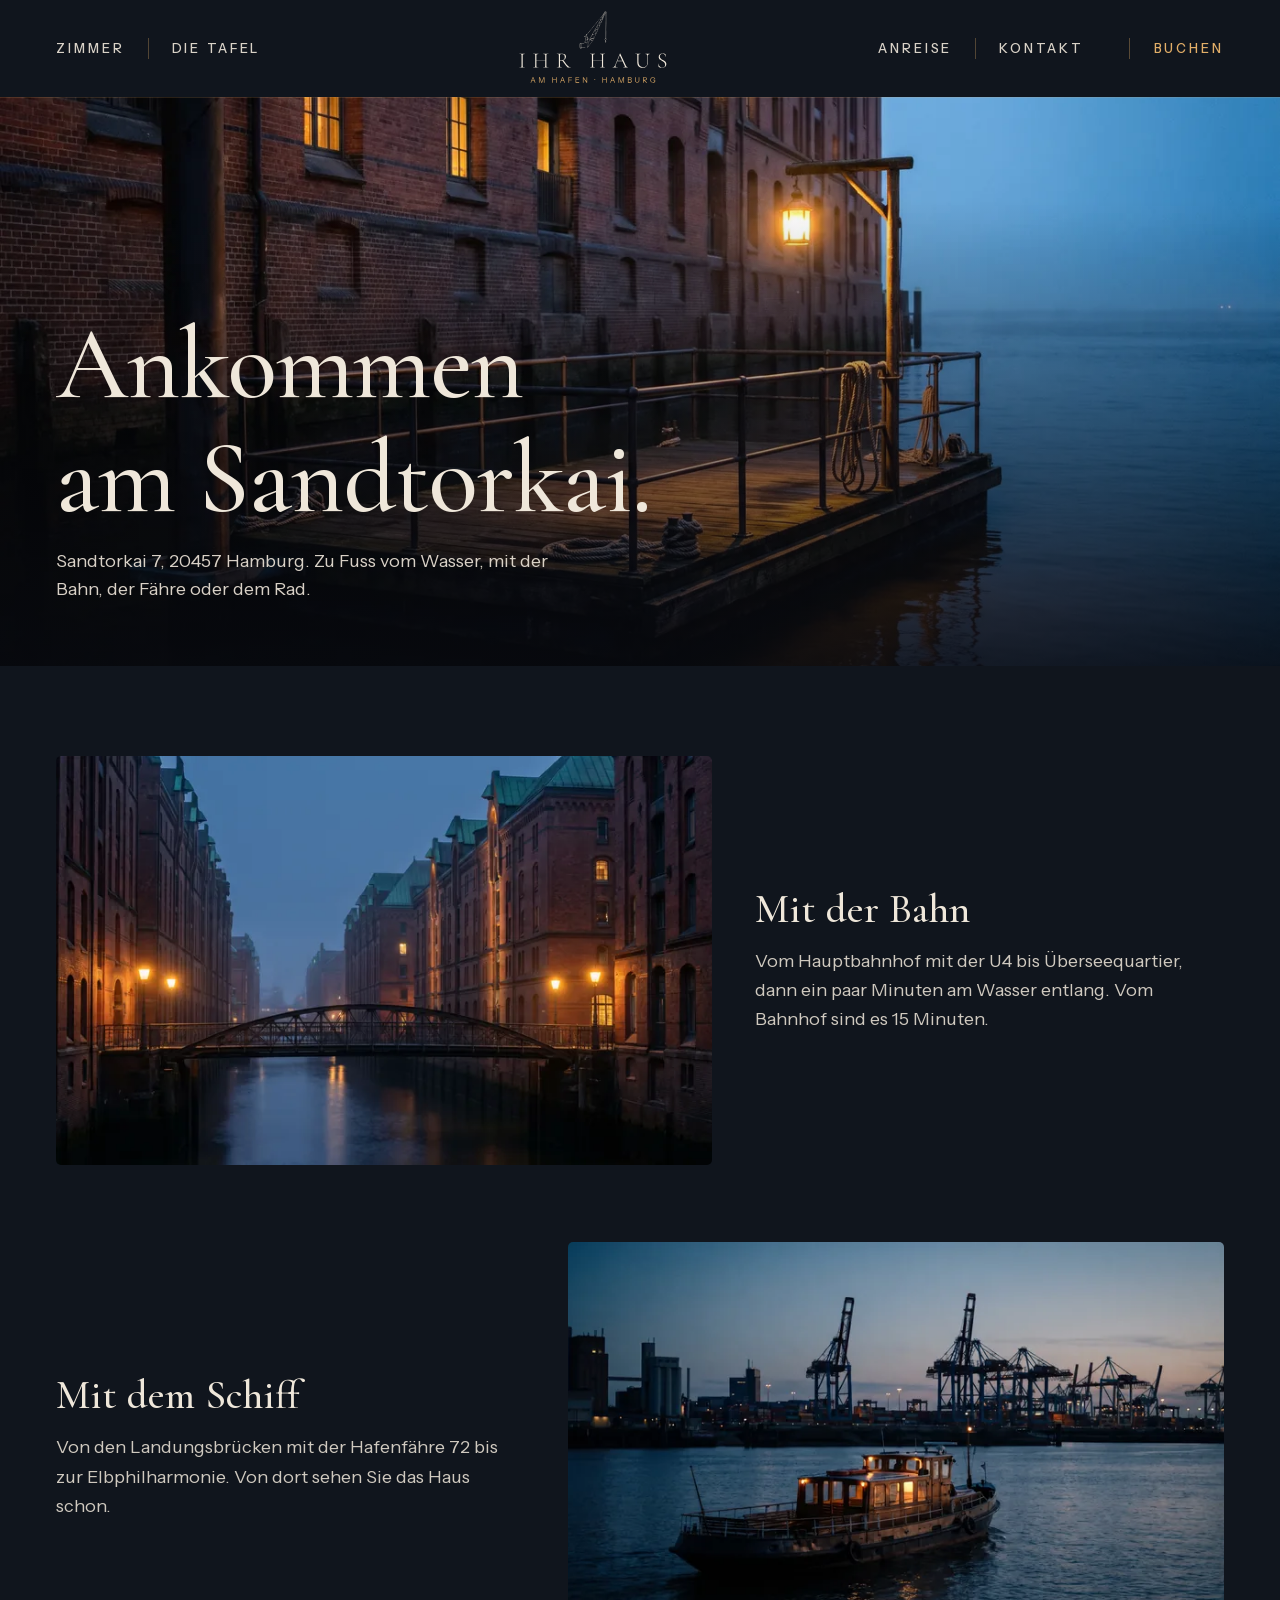
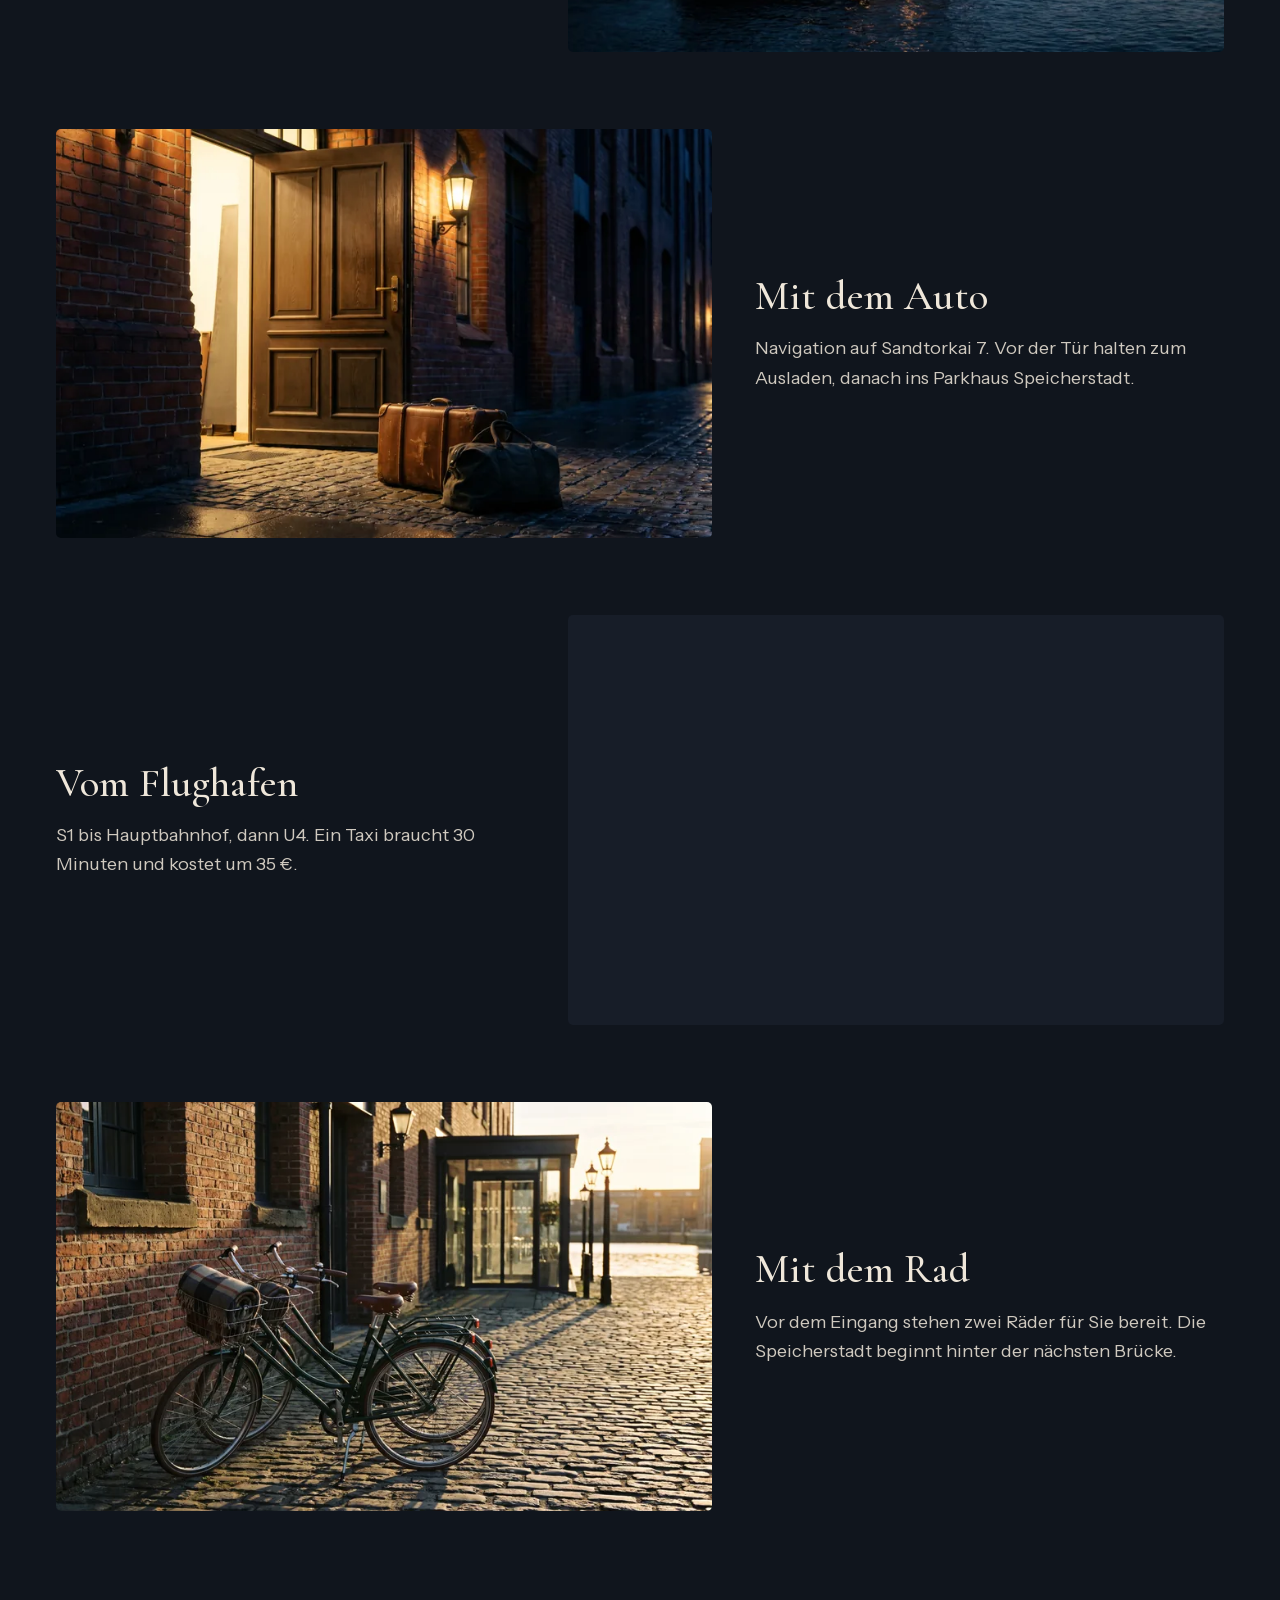
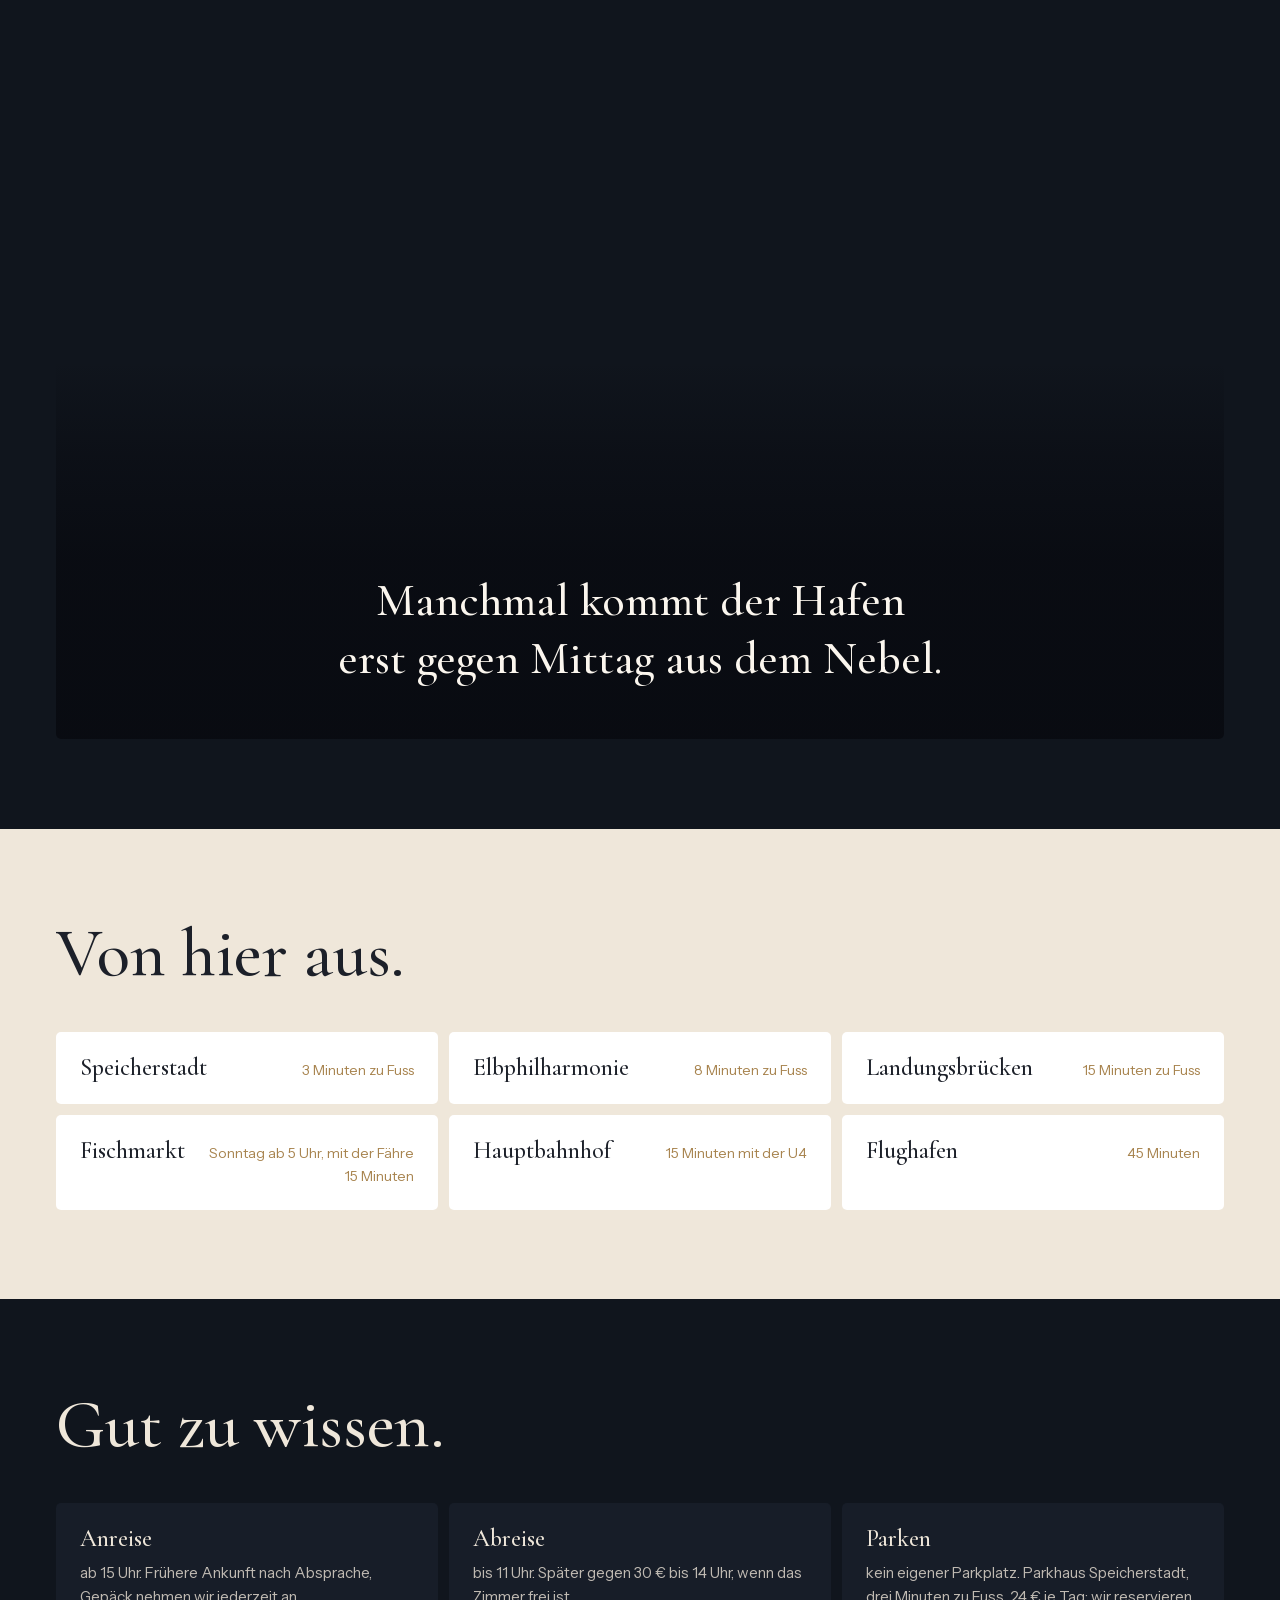
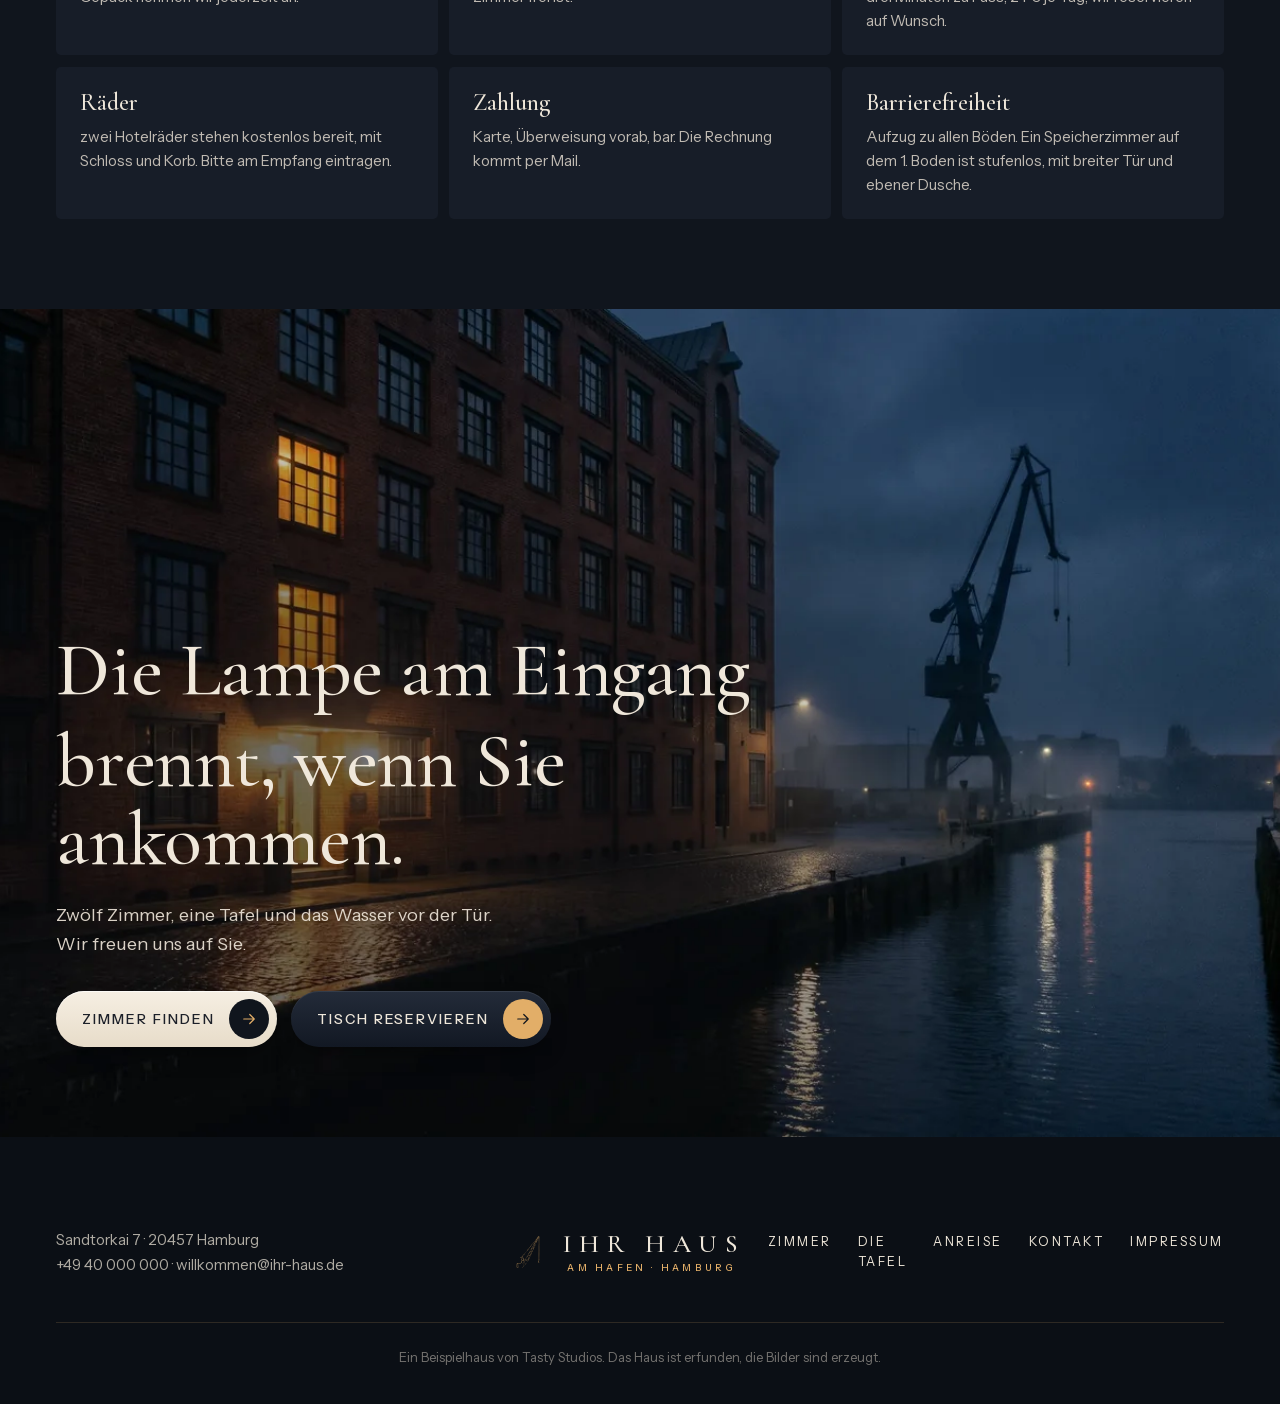
<file: Ihr Haus/anreise.html>
<!doctype html>
<html lang="de" class="warte">
<head>
<meta charset="utf-8">
<meta name="viewport" content="width=device-width,initial-scale=1,viewport-fit=cover">
<title>Anreise · Ihr Haus · Hamburg</title>
<meta name="description" content="So kommen Sie zum Speicher am Sandtorkai: mit der Bahn, dem Schiff, dem Auto, vom Flughafen oder mit dem Rad.">
<meta name="robots" content="noindex">
<meta name="theme-color" content="#10151d">
<link rel="preload" href="assets/fonts/CormorantGaramond-500.woff2" as="font" type="font/woff2" crossorigin>
<link rel="preload" href="assets/fonts/InstrumentSans-normal-400_600.woff2" as="font" type="font/woff2" crossorigin>
<link rel="preload" as="image" href="assets/img/a-anleger-1400.webp" imagesrcset="assets/img/a-anleger-800.webp 800w, assets/img/a-anleger-1400.webp 1400w, assets/img/a-anleger-2400.webp 2400w" imagesizes="100vw" fetchpriority="high">
<link rel="stylesheet" href="ihrhaus.css?v=3587401855">
<script>setTimeout(function(){document.documentElement.classList.remove('warte');document.documentElement.classList.add('los')},3500)</script>
</head>
<body class="u-anreise">
<header class="leiste lv9 fest" data-leiste>
  <nav class="leiste__l lv9__t"><a href="zimmer.html">Zimmer</a><a href="tafel.html">Die Tafel</a></nav>
  <a class="llogo llogo--stapel" href="index.html" aria-label="Ihr Haus, zur Startseite"><svg class="lz" aria-hidden="true" xmlns="http://www.w3.org/2000/svg" viewBox="0 0 100 100"><g fill="currentColor" stroke="none" transform="translate(12.88 0.00) scale(0.118203)"><g transform="translate(0.000000,846.000000) scale(0.100000,-0.100000)"> <path d="M5682 8119 c-42 -24 -57 -40 -73 -75 -10 -25 -19 -52 -19 -60 0 -31 -34 -135 -50 -151 -9 -10 -38 -45 -66 -79 -27 -33 -67 -83 -89 -110 -22 -27 -74 -89 -116 -139 -41 -49 -100 -124 -131 -165 -30 -41 -97 -125 -149 -186 -52 -61 -119 -142 -149 -179 -30 -37 -69 -84 -86 -104 -17 -20 -56 -68 -85 -107 -30 -39 -100 -129 -157 -200 -56 -71 -131 -164 -165 -208 -34 -43 -98 -122 -143 -175 -44 -53 -85 -103 -90 -113 -12 -21 -113 -143 -186 -224 -32 -35 -58 -68 -58 -73 0 -6 -26 -41 -58 -78 -77 -92 -164 -197 -242 -297 -36 -46 -99 -124 -140 -174 -41 -50 -116 -142 -166 -204 -51 -62 -217 -268 -370 -457 -154 -189 -306 -378 -338 -420 -33 -42 -86 -107 -118 -146 -53 -63 -121 -145 -388 -469 -47 -56 -112 -135 -145 -175 l-60 -72 -17 40 c-18 43 -42 55 -94 49 -48 -5 -67 -55 -105 -278 l-33 -200 -111 5 c-60 3 -129 7 -151 10 -38 4 -43 2 -48 -21 -9 -33 1 -62 24 -74 21 -11 180 -29 240 -27 19 1 35 -1 34 -3 0 -3 -6 -39 -12 -80 -7 -41 -19 -122 -28 -180 -8 -58 -33 -204 -54 -325 -21 -121 -50 -294 -65 -385 -32 -203 -54 -300 -72 -320 -12 -13 -75 -15 -448 -15 -424 0 -434 0 -462 -21 -34 -26 -54 -90 -47 -159 2 -27 9 -169 15 -315 5 -146 12 -276 14 -290 2 -14 6 -58 10 -98 10 -104 21 -114 129 -120 l87 -5 -3 -59 -3 -59 -70 -4 c-38 -2 -87 0 -107 6 -40 10 -34 -7 -68 183 -30 166 -38 286 -34 516 2 129 5 253 6 275 2 30 -1 40 -12 40 -17 0 -24 -43 -39 -230 -13 -171 15 -528 54 -670 8 -27 19 -69 25 -92 10 -38 15 -44 53 -54 43 -11 205 -8 226 5 6 4 11 36 11 75 l0 68 61 7 c93 9 519 7 660 -4 209 -16 484 -17 484 -2 0 9 -37 14 -145 17 -80 3 -163 7 -185 9 -111 11 -664 25 -761 20 l-111 -7 -7 304 c-8 357 -17 475 -38 495 -8 8 -52 22 -99 31 -46 9 -89 17 -96 19 -27 7 7 62 45 76 40 13 265 16 622 8 241 -6 263 -1 283 68 29 98 124 653 192 1127 9 61 20 123 25 139 6 17 7 33 3 37 -5 4 -68 9 -140 12 -100 3 -139 8 -158 21 -39 26 -31 37 23 32 26 -3 98 -8 159 -11 111 -5 113 -5 118 17 3 13 14 79 25 148 42 253 61 310 104 310 23 0 45 -28 52 -65 5 -27 1 -41 -19 -67 -41 -55 -58 -96 -51 -125 12 -55 16 -63 30 -63 16 0 18 9 15 62 -2 20 5 51 15 69 l17 34 9 -25 c5 -14 13 -77 18 -140 8 -116 16 -176 72 -573 17 -120 29 -220 26 -222 -2 -2 -58 0 -123 5 -66 5 -135 10 -154 10 l-34 0 6 58 c6 57 67 384 88 472 18 74 26 150 17 156 -4 3 -10 -1 -12 -8 -28 -96 -41 -150 -71 -308 -44 -228 -67 -382 -57 -392 6 -6 234 -28 302 -28 52 -1 57 -12 80 -215 6 -49 18 -125 26 -169 18 -89 19 -199 4 -256 -22 -81 -135 -95 -314 -40 -54 16 -112 30 -128 30 -24 0 -32 6 -45 37 -29 71 2 204 87 361 75 139 126 182 213 182 62 0 107 10 107 25 0 21 -162 10 -209 -14 -103 -53 -244 -351 -243 -516 0 -81 13 -98 84 -109 24 -4 77 -17 118 -30 192 -60 351 -30 367 69 14 82 14 133 -2 222 -21 126 -55 371 -55 400 0 20 3 21 26 13 37 -14 59 -12 84 8 23 18 23 19 6 70 -17 49 -17 53 1 77 19 26 28 26 141 9 19 -3 32 -1 32 6 0 14 -53 36 -110 45 -67 11 -77 20 -95 82 -9 33 -41 95 -74 144 -49 72 -62 101 -80 180 -13 52 -27 103 -32 114 -5 11 -14 67 -19 125 -6 58 -13 125 -16 150 -5 44 -4 46 76 140 106 124 219 263 298 364 35 44 101 124 146 176 45 53 121 145 169 205 47 61 141 178 209 261 68 83 144 178 170 210 26 33 125 155 220 271 183 224 308 379 423 523 61 76 542 669 648 799 20 25 55 69 77 96 22 28 57 71 77 97 21 25 51 64 68 85 40 52 171 215 217 272 21 25 62 78 92 116 60 77 275 337 286 345 4 3 25 28 46 56 47 62 176 221 297 367 85 102 117 134 85 85 -8 -13 -32 -54 -53 -93 -147 -269 -268 -481 -388 -680 -60 -100 -227 -395 -257 -455 -12 -25 -57 -103 -99 -175 -43 -71 -118 -202 -168 -290 -50 -88 -139 -245 -198 -349 -60 -105 -134 -237 -165 -295 -73 -136 -177 -321 -246 -437 -30 -51 -54 -96 -54 -101 0 -5 -24 -48 -54 -96 -62 -98 -306 -533 -306 -545 0 -5 -19 -37 -43 -73 -23 -35 -69 -111 -101 -169 -33 -58 -84 -148 -113 -200 -85 -148 -226 -398 -265 -470 -19 -36 -79 -141 -133 -235 -203 -350 -349 -617 -390 -710 -32 -72 -93 -257 -173 -520 -70 -228 -224 -705 -306 -945 -53 -153 -74 -254 -59 -278 31 -51 66 -20 308 272 33 40 121 146 195 236 74 89 196 238 270 330 74 91 173 213 219 271 99 121 131 173 131 212 0 41 -26 84 -62 103 -18 9 -62 36 -98 59 -36 23 -91 57 -122 75 -69 41 -186 130 -170 130 19 0 101 -35 262 -113 228 -109 304 -133 329 -103 11 13 106 202 149 296 11 25 49 108 85 185 76 162 155 338 202 445 18 41 63 140 100 220 37 80 73 161 80 180 7 19 24 58 38 85 34 67 93 195 127 275 24 59 105 234 196 428 19 39 34 74 34 77 0 5 63 147 117 265 25 53 50 111 201 455 39 88 88 198 110 245 22 47 48 105 59 130 11 25 37 83 58 130 21 47 51 114 68 150 16 36 54 121 84 190 30 69 76 172 103 230 26 58 82 184 125 280 42 96 101 227 130 290 30 63 63 140 75 170 12 30 28 66 35 80 27 50 102 206 115 240 34 88 132 313 168 385 75 149 71 157 71 -165 0 -1182 12 -4869 16 -4885 4 -13 -7 -37 -30 -69 -41 -58 -46 -107 -14 -158 89 -142 97 -162 96 -228 -1 -48 -6 -68 -18 -77 -21 -16 -59 -96 -59 -125 0 -13 9 -42 20 -66 24 -52 72 -77 137 -69 53 6 71 20 95 74 15 34 16 46 7 67 -15 33 -36 33 -51 2 -14 -33 -36 -40 -64 -21 -31 20 -31 55 0 92 22 27 42 99 37 135 -2 16 28 81 93 202 39 74 32 147 -22 208 -13 16 -14 191 -8 1565 4 852 9 1618 11 1703 1 85 6 659 10 1275 l8 1120 -22 43 c-42 83 -146 105 -239 51z m175 -30 c18 -15 53 -92 53 -116 0 -33 -47 -107 -94 -149 -27 -25 -51 -43 -53 -40 -3 2 14 39 36 82 46 87 51 129 20 168 -23 30 -64 34 -108 12 -28 -15 -81 -83 -81 -104 0 -7 -4 -12 -9 -12 -11 0 4 62 24 100 39 76 152 108 212 59z m-63 -119 c0 -35 -11 -63 -45 -123 -45 -76 -46 -77 -63 -58 -61 68 6 239 89 228 17 -2 20 -9 19 -47z m112 -985 c-3 -429 -8 -978 -12 -1220 -11 -746 -20 -2129 -20 -2772 l1 -612 -35 2 c-19 1 -51 -2 -71 -6 l-36 -7 -6 57 c-6 76 -10 1111 -11 3353 -1 1479 2 1846 12 1892 12 51 17 59 57 82 23 14 58 41 76 60 l34 34 8 -42 c5 -22 6 -392 3 -821z m-291 815 c3 -10 20 -31 37 -45 l31 -27 -18 -51 c-10 -29 -33 -81 -52 -117 -33 -62 -41 -69 -156 -142 -66 -43 -122 -76 -124 -74 -6 6 46 106 142 271 49 83 95 162 104 177 19 33 27 35 36 8z m-118 -502 c-25 -62 -52 -126 -61 -143 -8 -16 -35 -77 -59 -135 -38 -89 -215 -471 -221 -477 -3 -4 -76 292 -76 309 0 15 72 52 161 81 25 9 63 26 83 38 l39 23 -7 155 -7 156 48 30 c97 60 138 83 141 80 2 -2 -17 -54 -41 -117z m-177 -206 l0 -82 -32 -15 c-18 -7 -75 -32 -125 -53 l-93 -40 25 42 c13 22 39 68 59 101 19 33 59 104 88 157 l53 98 12 -63 c7 -34 12 -99 13 -145z m-256 -348 c38 -147 49 -202 43 -216 -2 -8 -36 -27 -73 -42 -38 -16 -113 -48 -167 -71 l-97 -43 28 51 c16 29 57 104 92 167 88 161 142 251 147 247 2 -3 14 -44 27 -93z m17 -385 c-32 -74 -84 -190 -116 -259 -31 -69 -62 -136 -67 -150 -10 -22 -12 -17 -23 50 -7 41 -27 132 -46 202 -30 113 -32 129 -19 142 14 13 149 72 252 110 25 9 52 24 59 32 26 31 17 2 -40 -127z m-286 -174 c21 -82 38 -174 39 -204 l1 -54 -130 -52 c-71 -28 -168 -71 -214 -94 -45 -23 -81 -38 -80 -34 10 23 205 360 259 448 20 33 47 80 59 103 12 24 24 42 25 40 2 -1 20 -70 41 -153z m42 -373 c-20 -43 -68 -149 -108 -237 -109 -244 -159 -351 -159 -343 0 4 -29 102 -65 217 -36 116 -65 223 -65 239 0 27 6 32 93 72 223 101 332 146 336 137 2 -5 -13 -43 -32 -85z m-372 -357 c65 -209 67 -215 62 -229 -3 -7 -49 -29 -103 -51 -55 -21 -144 -57 -199 -80 -55 -23 -126 -52 -158 -65 -91 -36 -91 -32 4 -322 91 -281 96 -308 59 -320 -175 -52 -276 -85 -380 -123 -69 -26 -140 -51 -159 -58 -76 -26 -76 -24 109 -571 50 -150 50 -154 -40 -171 -19 -4 -103 -29 -187 -56 -83 -27 -206 -65 -273 -84 -126 -36 -175 -58 -185 -83 -3 -8 10 -49 29 -91 18 -42 83 -186 143 -321 60 -135 112 -252 116 -262 13 -36 -11 -44 -581 -194 -112 -29 -213 -56 -224 -60 -24 -7 33 105 202 401 57 99 121 214 143 255 22 41 79 143 127 225 48 83 101 175 117 205 16 30 90 161 163 290 74 129 150 264 170 300 59 106 138 246 223 395 44 77 109 192 144 255 36 63 72 126 81 140 9 14 37 63 63 110 25 47 74 135 109 195 34 61 89 160 123 220 33 61 67 121 77 135 9 14 40 68 67 120 28 52 59 109 69 127 l19 32 12 -57 c6 -31 33 -124 58 -207z m71 -313 c-8 -21 -27 -65 -44 -98 -16 -32 -49 -104 -72 -159 -23 -55 -78 -179 -122 -275 -44 -96 -93 -204 -108 -240 -63 -150 -104 -241 -154 -345 -30 -60 -88 -186 -129 -280 -41 -93 -103 -231 -137 -305 -34 -74 -77 -169 -95 -210 -18 -41 -81 -181 -140 -310 -59 -129 -138 -302 -175 -385 -37 -82 -90 -197 -117 -255 -28 -58 -63 -133 -78 -168 -16 -35 -36 -67 -45 -72 -19 -10 -120 31 -335 136 -166 81 -226 101 -260 86 -15 -7 -25 -18 -23 -25 5 -21 119 -118 179 -153 271 -158 284 -167 295 -210 5 -17 -1 -35 -20 -62 -31 -46 -364 -456 -790 -976 -125 -152 -227 -266 -238 -266 -4 0 -8 10 -8 23 0 25 121 406 259 817 49 146 117 353 151 460 34 107 77 241 97 296 l35 101 166 42 c170 42 332 86 545 147 66 19 125 34 133 34 7 0 21 11 29 24 15 23 13 31 -55 187 -40 90 -107 241 -151 336 -43 94 -79 176 -79 182 0 17 46 36 195 81 77 23 185 57 240 77 55 19 133 43 172 53 140 34 144 55 50 295 -19 50 -58 164 -87 254 -59 188 -63 172 43 214 125 51 438 157 461 157 15 0 35 12 50 31 30 35 30 36 -21 184 -55 160 -123 379 -123 396 0 11 21 24 63 39 34 13 80 32 102 43 50 26 326 135 342 136 9 1 9 -8 -1 -37z m-2524 -2598 c10 -11 29 -53 42 -92 l23 -71 -20 -14 -21 -14 22 -63 c24 -70 22 -80 -14 -80 -26 0 -29 7 -15 30 15 23 1 33 -20 14 -11 -9 -22 -14 -26 -10 -7 6 -26 119 -58 345 -8 58 -15 107 -15 110 0 3 19 -25 41 -64 23 -38 50 -79 61 -91z m3889 -233 c40 -41 38 -76 -14 -174 -24 -45 -51 -102 -60 -126 -10 -24 -20 -42 -22 -40 -4 5 -53 95 -102 191 l-34 67 20 40 c26 51 62 70 129 71 46 0 58 -4 83 -29z m-126 -491 c-43 -47 -11 -123 57 -137 37 -7 31 -26 -12 -34 -61 -13 -110 25 -110 84 0 34 34 102 57 116 25 14 30 -5 8 -29z m-5221 -520 c33 -5 64 -14 69 -19 5 -5 11 -40 13 -78 10 -214 14 -347 16 -508 l3 -180 -85 0 -85 0 -12 60 c-15 73 -30 328 -32 563 l-2 172 28 0 c15 0 55 -4 87 -10z"/> </g></g></svg><svg class="lw" aria-hidden="true" xmlns="http://www.w3.org/2000/svg" viewBox="-2 -65.80000000000001 676.7 69.10000000000001"><path fill="currentColor" d="M19.200000000000003 -8.1Q19.200000000000003 -5.2 19.800000000000004 -3.7Q20.400000000000002 -2.2 22.35 -1.7000000000000002Q24.3 -1.2000000000000002 28.1 -1.2000000000000002Q28.3 -1.2000000000000002 28.3 -0.6000000000000001Q28.3 0.0 28.1 0.0Q25.700000000000003 0.0 22.800000000000004 -0.1Q19.900000000000002 -0.2 16.400000000000002 -0.2Q13.100000000000001 -0.2 10.15 -0.1Q7.2 0.0 4.800000000000001 0.0Q4.5 0.0 4.5 -0.6000000000000001Q4.5 -1.2000000000000002 4.800000000000001 -1.2000000000000002Q8.6 -1.2000000000000002 10.55 -1.7000000000000002Q12.5 -2.2 13.15 -3.7Q13.8 -5.2 13.8 -8.1V-54.400000000000006Q13.8 -57.300000000000004 13.15 -58.75Q12.5 -60.2 10.55 -60.75Q8.6 -61.300000000000004 4.800000000000001 -61.300000000000004Q4.5 -61.300000000000004 4.5 -61.900000000000006Q4.5 -62.5 4.800000000000001 -62.5Q7.2 -62.5 10.15 -62.35Q13.100000000000001 -62.2 16.400000000000002 -62.2Q19.900000000000002 -62.2 22.85 -62.35Q25.8 -62.5 28.1 -62.5Q28.3 -62.5 28.3 -61.900000000000006Q28.3 -61.300000000000004 28.1 -61.300000000000004Q24.3 -61.300000000000004 22.4 -60.7Q20.5 -60.1 19.85 -58.6Q19.200000000000003 -57.1 19.200000000000003 -54.2Z M120.80000000000001 -54.2Q120.80000000000001 -57.1 120.2 -58.6Q119.6 -60.1 117.7 -60.7Q115.80000000000001 -61.300000000000004 111.9 -61.300000000000004Q111.6 -61.300000000000004 111.6 -61.900000000000006Q111.6 -62.5 111.9 -62.5Q114.2 -62.5 117.15 -62.35Q120.1 -62.2 123.5 -62.2Q126.7 -62.2 129.7 -62.35Q132.7 -62.5 135.0 -62.5Q135.3 -62.5 135.3 -61.900000000000006Q135.3 -61.300000000000004 135.0 -61.300000000000004Q131.2 -61.300000000000004 129.25 -60.75Q127.3 -60.2 126.65 -58.75Q126.0 -57.300000000000004 126.0 -54.400000000000006V-8.1Q126.0 -5.2 126.65 -3.7Q127.3 -2.2 129.25 -1.7000000000000002Q131.2 -1.2000000000000002 135.0 -1.2000000000000002Q135.3 -1.2000000000000002 135.3 -0.6000000000000001Q135.3 0.0 135.0 0.0Q132.7 0.0 129.7 -0.1Q126.7 -0.2 123.5 -0.2Q120.1 -0.2 117.15 -0.1Q114.2 0.0 111.9 0.0Q111.6 0.0 111.6 -0.6000000000000001Q111.6 -1.2000000000000002 111.9 -1.2000000000000002Q115.80000000000001 -1.2000000000000002 117.7 -1.7000000000000002Q119.6 -2.2 120.2 -3.7Q120.80000000000001 -5.2 120.80000000000001 -8.1ZM78.0 -31.6V-33.5H123.0V-31.6ZM75.6 -8.1V-54.400000000000006Q75.6 -57.300000000000004 74.94999999999999 -58.75Q74.3 -60.2 72.4 -60.75Q70.5 -61.300000000000004 66.7 -61.300000000000004Q66.5 -61.300000000000004 66.5 -61.900000000000006Q66.5 -62.5 66.7 -62.5Q69.1 -62.5 72.05 -62.35Q75.0 -62.2 78.2 -62.2Q81.7 -62.2 84.6 -62.35Q87.5 -62.5 89.8 -62.5Q90.0 -62.5 90.0 -61.900000000000006Q90.0 -61.300000000000004 89.8 -61.300000000000004Q86.0 -61.300000000000004 84.1 -60.7Q82.2 -60.1 81.55000000000001 -58.6Q80.9 -57.1 80.9 -54.2V-8.1Q80.9 -5.2 81.5 -3.7Q82.1 -2.2 84.05 -1.7000000000000002Q86.0 -1.2000000000000002 89.8 -1.2000000000000002Q90.0 -1.2000000000000002 90.0 -0.6000000000000001Q90.0 0.0 89.8 0.0Q87.4 0.0 84.55000000000001 -0.1Q81.7 -0.2 78.2 -0.2Q75.0 -0.2 72.0 -0.1Q69.0 0.0 66.6 0.0Q66.4 0.0 66.4 -0.6000000000000001Q66.4 -1.2000000000000002 66.6 -1.2000000000000002Q70.4 -1.2000000000000002 72.35 -1.7000000000000002Q74.3 -2.2 74.94999999999999 -3.7Q75.6 -5.2 75.6 -8.1Z M224.8 0.0Q223.10000000000002 0.0 219.20000000000002 -3.9000000000000004Q215.3 -7.800000000000001 209.8 -15.05Q204.3 -22.3 197.5 -32.2L202.3 -33.7Q210.9 -21.6 216.9 -14.450000000000001Q222.9 -7.300000000000001 227.5 -4.25Q232.10000000000002 -1.2000000000000002 236.40000000000003 -1.2000000000000002Q236.70000000000002 -1.2000000000000002 236.70000000000002 -0.6000000000000001Q236.70000000000002 0.0 236.40000000000003 0.0Q231.9 0.0 229.05 0.0Q226.20000000000002 0.0 224.8 0.0ZM198.70000000000002 -62.800000000000004Q206.4 -62.800000000000004 210.45 -59.10000000000001Q214.5 -55.400000000000006 214.5 -49.5Q214.5 -44.2 211.4 -39.900000000000006Q208.3 -35.6 203.15 -33.1Q198.0 -30.6 191.8 -30.6Q190.9 -30.6 189.7 -30.700000000000003Q188.5 -30.8 187.5 -30.900000000000002V-8.1Q187.5 -5.2 188.10000000000002 -3.7Q188.70000000000002 -2.2 190.65000000000003 -1.7000000000000002Q192.60000000000002 -1.2000000000000002 196.4 -1.2000000000000002Q196.70000000000002 -1.2000000000000002 196.70000000000002 -0.6000000000000001Q196.70000000000002 0.0 196.4 0.0Q194.0 0.0 191.15 -0.1Q188.3 -0.2 184.8 -0.2Q181.60000000000002 -0.2 178.60000000000002 -0.1Q175.60000000000002 0.0 173.20000000000002 0.0Q173.0 0.0 173.0 -0.6000000000000001Q173.0 -1.2000000000000002 173.20000000000002 -1.2000000000000002Q177.0 -1.2000000000000002 178.95 -1.7000000000000002Q180.9 -2.2 181.60000000000002 -3.7Q182.3 -5.2 182.3 -8.1V-54.400000000000006Q182.3 -57.300000000000004 181.65 -58.75Q181.0 -60.2 179.10000000000002 -60.75Q177.20000000000002 -61.300000000000004 173.4 -61.300000000000004Q173.10000000000002 -61.300000000000004 173.10000000000002 -61.900000000000006Q173.10000000000002 -62.5 173.4 -62.5Q175.70000000000002 -62.5 178.65000000000003 -62.35Q181.60000000000002 -62.2 184.8 -62.2Q187.9 -62.2 192.0 -62.5Q196.10000000000002 -62.800000000000004 198.70000000000002 -62.800000000000004ZM208.9 -46.800000000000004Q208.9 -52.2 207.15 -55.400000000000006Q205.4 -58.6 202.15 -60.05Q198.9 -61.5 194.3 -61.5Q190.70000000000002 -61.5 189.10000000000002 -60.2Q187.5 -58.900000000000006 187.5 -54.2V-33.2Q188.9 -33.1 190.55 -33.0Q192.20000000000002 -32.9 193.5 -32.9Q202.10000000000002 -32.9 205.5 -36.5Q208.9 -40.1 208.9 -46.800000000000004Z M376.7 -54.2Q376.7 -57.1 376.1 -58.6Q375.5 -60.1 373.6 -60.7Q371.7 -61.300000000000004 367.79999999999995 -61.300000000000004Q367.5 -61.300000000000004 367.5 -61.900000000000006Q367.5 -62.5 367.79999999999995 -62.5Q370.09999999999997 -62.5 373.04999999999995 -62.35Q376.0 -62.2 379.4 -62.2Q382.59999999999997 -62.2 385.59999999999997 -62.35Q388.59999999999997 -62.5 390.9 -62.5Q391.2 -62.5 391.2 -61.900000000000006Q391.2 -61.300000000000004 390.9 -61.300000000000004Q387.09999999999997 -61.300000000000004 385.15 -60.75Q383.2 -60.2 382.54999999999995 -58.75Q381.9 -57.300000000000004 381.9 -54.400000000000006V-8.1Q381.9 -5.2 382.54999999999995 -3.7Q383.2 -2.2 385.15 -1.7000000000000002Q387.09999999999997 -1.2000000000000002 390.9 -1.2000000000000002Q391.2 -1.2000000000000002 391.2 -0.6000000000000001Q391.2 0.0 390.9 0.0Q388.59999999999997 0.0 385.59999999999997 -0.1Q382.59999999999997 -0.2 379.4 -0.2Q376.0 -0.2 373.04999999999995 -0.1Q370.09999999999997 0.0 367.79999999999995 0.0Q367.5 0.0 367.5 -0.6000000000000001Q367.5 -1.2000000000000002 367.79999999999995 -1.2000000000000002Q371.7 -1.2000000000000002 373.6 -1.7000000000000002Q375.5 -2.2 376.1 -3.7Q376.7 -5.2 376.7 -8.1ZM333.9 -31.6V-33.5H378.9V-31.6ZM331.5 -8.1V-54.400000000000006Q331.5 -57.300000000000004 330.85 -58.75Q330.2 -60.2 328.29999999999995 -60.75Q326.4 -61.300000000000004 322.59999999999997 -61.300000000000004Q322.4 -61.300000000000004 322.4 -61.900000000000006Q322.4 -62.5 322.59999999999997 -62.5Q325.0 -62.5 327.95 -62.35Q330.9 -62.2 334.09999999999997 -62.2Q337.59999999999997 -62.2 340.5 -62.35Q343.4 -62.5 345.7 -62.5Q345.9 -62.5 345.9 -61.900000000000006Q345.9 -61.300000000000004 345.7 -61.300000000000004Q341.9 -61.300000000000004 340.0 -60.7Q338.09999999999997 -60.1 337.44999999999993 -58.6Q336.79999999999995 -57.1 336.79999999999995 -54.2V-8.1Q336.79999999999995 -5.2 337.4 -3.7Q338.0 -2.2 339.95 -1.7000000000000002Q341.9 -1.2000000000000002 345.7 -1.2000000000000002Q345.9 -1.2000000000000002 345.9 -0.6000000000000001Q345.9 0.0 345.7 0.0Q343.29999999999995 0.0 340.44999999999993 -0.1Q337.59999999999997 -0.2 334.09999999999997 -0.2Q330.9 -0.2 327.9 -0.1Q324.9 0.0 322.5 0.0Q322.29999999999995 0.0 322.29999999999995 -0.6000000000000001Q322.29999999999995 -1.2000000000000002 322.5 -1.2000000000000002Q326.29999999999995 -1.2000000000000002 328.25 -1.7000000000000002Q330.2 -2.2 330.85 -3.7Q331.5 -5.2 331.5 -8.1Z M444.7 -28.700000000000003 445.59999999999997 -30.5H471.5L472.2 -28.700000000000003ZM494.1 -1.2000000000000002Q494.5 -1.2000000000000002 494.5 -0.6000000000000001Q494.5 0.0 494.1 0.0Q491.3 0.0 488.35 -0.2Q485.4 -0.4 482.7 -0.4Q479.6 -0.4 477.35 -0.2Q475.1 0.0 472.4 0.0Q472.0 0.0 472.0 -0.6000000000000001Q472.0 -1.2000000000000002 472.4 -1.2000000000000002Q478.0 -1.2000000000000002 479.45 -2.7Q480.9 -4.2 479.0 -8.4L456.4 -57.0L458.3 -58.7L439.0 -12.3Q436.5 -6.2 438.6 -3.7Q440.7 -1.2000000000000002 447.5 -1.2000000000000002Q448.0 -1.2000000000000002 448.0 -0.6000000000000001Q448.0 0.0 447.5 0.0Q444.5 0.0 442.0 -0.2Q439.5 -0.4 435.7 -0.4Q432.2 -0.4 430.04999999999995 -0.2Q427.9 0.0 424.9 0.0Q424.5 0.0 424.5 -0.6000000000000001Q424.5 -1.2000000000000002 424.9 -1.2000000000000002Q427.59999999999997 -1.2000000000000002 429.59999999999997 -2.2Q431.59999999999997 -3.2 433.34999999999997 -5.800000000000001Q435.09999999999997 -8.4 437.09999999999997 -13.200000000000001L458.0 -63.5Q458.2 -63.800000000000004 458.65 -63.800000000000004Q459.09999999999997 -63.800000000000004 459.2 -63.5L482.4 -13.700000000000001Q484.7 -8.700000000000001 486.5 -5.950000000000001Q488.3 -3.2 490.1 -2.2Q491.9 -1.2000000000000002 494.1 -1.2000000000000002Z M581.7 -52.0Q581.7 -56.800000000000004 579.6500000000001 -59.050000000000004Q577.6 -61.300000000000004 573.2 -61.300000000000004Q572.9 -61.300000000000004 572.9 -61.900000000000006Q572.9 -62.5 573.2 -62.5Q575.4 -62.5 577.75 -62.35Q580.1 -62.2 582.9 -62.2Q585.2 -62.2 587.55 -62.35Q589.9 -62.5 591.8 -62.5Q592.0 -62.5 592.0 -61.900000000000006Q592.0 -61.300000000000004 591.8 -61.300000000000004Q587.8 -61.300000000000004 585.8499999999999 -59.050000000000004Q583.9 -56.800000000000004 583.9 -52.0V-23.400000000000002Q583.9 -15.5 581.0 -10.0Q578.1 -4.5 572.85 -1.6Q567.6 1.3 560.6 1.3Q553.2 1.3 547.7 -1.6500000000000004Q542.2 -4.6000000000000005 539.2 -9.950000000000001Q536.2 -15.3 536.2 -22.5V-54.400000000000006Q536.2 -57.300000000000004 535.55 -58.75Q534.9 -60.2 533.0 -60.75Q531.1 -61.300000000000004 527.3 -61.300000000000004Q527.1 -61.300000000000004 527.1 -61.900000000000006Q527.1 -62.5 527.3 -62.5Q529.7 -62.5 532.6 -62.35Q535.5 -62.2 538.8 -62.2Q542.2 -62.2 545.1500000000001 -62.35Q548.1 -62.5 550.3 -62.5Q550.6 -62.5 550.6 -61.900000000000006Q550.6 -61.300000000000004 550.3 -61.300000000000004Q546.5 -61.300000000000004 544.6 -60.7Q542.7 -60.1 542.1 -58.6Q541.5 -57.1 541.5 -54.2V-26.0Q541.5 -14.200000000000001 547.0 -7.9Q552.5 -1.6 562.4 -1.6Q571.6 -1.6 576.6500000000001 -7.4Q581.7 -13.200000000000001 581.7 -23.3Z M638.0 -50.400000000000006Q638.0 -46.2 640.05 -43.25Q642.1 -40.300000000000004 645.35 -38.1Q648.6 -35.9 652.2 -33.800000000000004Q655.9000000000001 -31.700000000000003 659.3000000000001 -29.35Q662.7 -27.0 664.95 -23.75Q667.2 -20.5 667.2 -15.700000000000001Q667.2 -11.100000000000001 664.95 -7.250000000000001Q662.7 -3.4000000000000004 658.2 -1.1Q653.7 1.2000000000000002 646.9000000000001 1.2000000000000002Q644.7 1.2000000000000002 642.5500000000001 0.9000000000000001Q640.4000000000001 0.6000000000000001 638.1500000000001 -0.14999999999999997Q635.9000000000001 -0.9 633.3000000000001 -2.2Q632.8000000000001 -2.5 632.6500000000001 -2.95Q632.5 -3.4000000000000004 632.4000000000001 -4.1000000000000005L630.9000000000001 -17.1Q630.8000000000001 -17.6 631.3500000000001 -17.65Q631.9000000000001 -17.7 632.0 -17.3Q632.4000000000001 -14.3 633.6000000000001 -11.3Q634.8000000000001 -8.3 636.8500000000001 -5.800000000000001Q638.9000000000001 -3.3000000000000003 641.95 -1.7500000000000002Q645.0 -0.2 649.1 -0.2Q652.2 -0.2 655.1 -1.35Q658.0 -2.5 659.85 -5.1Q661.7 -7.7 661.7 -12.200000000000001Q661.7 -17.1 659.5500000000001 -20.35Q657.4000000000001 -23.6 654.1000000000001 -25.950000000000003Q650.8000000000001 -28.3 647.1 -30.400000000000002Q643.6 -32.5 640.3 -34.8Q637.0 -37.1 634.95 -40.25Q632.9000000000001 -43.400000000000006 632.9000000000001 -48.1Q632.9000000000001 -53.300000000000004 635.5 -56.75Q638.1 -60.2 642.25 -61.900000000000006Q646.4000000000001 -63.6 650.9000000000001 -63.6Q653.5 -63.6 656.35 -63.05Q659.2 -62.5 662.3000000000001 -61.2Q663.1 -60.900000000000006 663.45 -60.45Q663.8000000000001 -60.0 663.8000000000001 -59.5L664.7 -48.900000000000006Q664.7 -48.5 664.1500000000001 -48.5Q663.6 -48.5 663.5 -48.900000000000006Q663.3000000000001 -51.1 662.45 -53.45Q661.6 -55.800000000000004 659.95 -57.800000000000004Q658.3000000000001 -59.800000000000004 655.75 -61.050000000000004Q653.2 -62.300000000000004 649.6 -62.300000000000004Q645.3000000000001 -62.300000000000004 642.75 -60.5Q640.2 -58.7 639.1 -56.0Q638.0 -53.300000000000004 638.0 -50.400000000000006Z"/></svg><svg class="lu" aria-hidden="true" xmlns="http://www.w3.org/2000/svg" viewBox="-2 -75.0 1673.5999999999997 78.0"><path fill="currentColor" d="M3.6 0.0 31.400000000000002 -72.0H38.6L11.5 0.0ZM60.800000000000004 0.0 33.7 -72.0H41.400000000000006L69.2 0.0ZM17.400000000000002 -29.1H55.0V-21.900000000000002H17.400000000000002Z M115.39999999999999 0.0V-72.0H128.0L154.0 -2.6H150.2L176.0 -72.0H188.8V0.0H180.7V-67.7H181.8L156.7 0.0H146.9L121.8 -67.10000000000001H122.9V0.0Z M294.0 0.0V-72.0H302.2V0.0ZM342.2 0.0V-72.0H350.4V0.0ZM298.2 -41.1H345.79999999999995V-33.9H298.2Z M396.6 0.0 424.4 -72.0H431.6L404.5 0.0ZM453.8 0.0 426.7 -72.0H434.4L462.2 0.0ZM410.4 -29.1H448.0V-21.900000000000002H410.4Z M508.40000000000003 0.0V-72.0H516.6V0.0ZM512.6 -30.900000000000002V-38.1H551.4V-30.900000000000002ZM512.6 -64.8V-72.0H554.2V-64.8Z M602.6 0.0V-72.0H610.8V0.0ZM606.8 0.0V-7.2H650.8V0.0ZM606.8 -33.9V-41.1H647.2V-33.9ZM606.8 -64.8V-72.0H650.0V-64.8Z M700.4 0.0V-72.0H708.9L750.1999999999999 -11.4L749.0 -11.200000000000001V-72.0H756.8V0.0H748.3L707.0 -60.6L708.1999999999999 -60.800000000000004V0.0Z M853.4 -33.5V-43.8H863.6999999999999V-33.5Z M960.3 0.0V-72.0H968.4999999999999V0.0ZM1008.4999999999999 0.0V-72.0H1016.6999999999999V0.0ZM964.4999999999999 -41.1H1012.0999999999999V-33.9H964.4999999999999Z M1062.8999999999999 0.0 1090.7 -72.0H1097.8999999999999L1070.8 0.0ZM1120.1 0.0 1093.0 -72.0H1100.7L1128.5 0.0ZM1076.7 -29.1H1114.3V-21.900000000000002H1076.7Z M1174.6999999999998 0.0V-72.0H1187.3L1213.3 -2.6H1209.5L1235.3 -72.0H1248.1V0.0H1240.0V-67.7H1241.1L1216.0 0.0H1206.1999999999998L1181.1 -67.10000000000001H1182.1999999999998V0.0Z M1304.6999999999998 0.0V-6.800000000000001H1327.6999999999998Q1334.2999999999997 -6.800000000000001 1338.1999999999998 -10.4Q1342.1 -14.0 1342.1 -20.1Q1342.1 -26.6 1338.0 -30.5Q1333.8999999999999 -34.4 1326.9999999999998 -34.4H1304.6999999999998V-41.0H1325.8999999999999Q1332.6999999999998 -41.0 1336.4999999999998 -44.3Q1340.2999999999997 -47.6 1340.2999999999997 -53.6Q1340.2999999999997 -59.2 1336.7499999999998 -62.2Q1333.1999999999998 -65.2 1326.3999999999999 -65.2H1304.6999999999998V-72.0H1327.1Q1336.9999999999998 -72.0 1342.7499999999998 -67.3Q1348.4999999999998 -62.6 1348.4999999999998 -54.5Q1348.4999999999998 -49.400000000000006 1346.1999999999998 -45.400000000000006Q1343.8999999999999 -41.400000000000006 1339.8999999999999 -39.150000000000006Q1335.8999999999999 -36.9 1330.6999999999998 -36.9L1331.1999999999998 -39.0Q1336.6999999999998 -39.0 1341.0499999999997 -36.400000000000006Q1345.3999999999999 -33.800000000000004 1347.9499999999998 -29.35Q1350.4999999999998 -24.900000000000002 1350.4999999999998 -19.200000000000003Q1350.4999999999998 -13.5 1347.7499999999998 -9.15Q1344.9999999999998 -4.800000000000001 1339.9999999999998 -2.4000000000000004Q1334.9999999999998 0.0 1328.3999999999999 0.0ZM1299.2999999999997 0.0V-72.0H1307.4999999999998V0.0Z M1423.7999999999997 1.0Q1410.7999999999997 1.0 1403.5499999999997 -6.95Q1396.2999999999997 -14.9 1396.2999999999997 -29.200000000000003V-72.0H1404.4999999999998V-28.8Q1404.4999999999998 -18.0 1409.4999999999998 -12.2Q1414.4999999999998 -6.4 1423.7999999999997 -6.4Q1433.2999999999997 -6.4 1438.2999999999997 -12.150000000000002Q1443.2999999999997 -17.900000000000002 1443.2999999999997 -28.8V-72.0H1451.4999999999998V-29.1Q1451.4999999999998 -14.9 1444.1999999999998 -6.95Q1436.8999999999996 1.0 1423.7999999999997 1.0Z M1502.0999999999997 0.0V-72.0H1528.6999999999998Q1536.3999999999999 -72.0 1541.7999999999997 -69.5Q1547.1999999999998 -67.0 1550.0499999999997 -62.55Q1552.8999999999999 -58.1 1552.8999999999999 -52.0Q1552.8999999999999 -45.900000000000006 1550.0499999999997 -41.35000000000001Q1547.1999999999998 -36.800000000000004 1541.7999999999997 -34.25Q1536.3999999999999 -31.700000000000003 1528.6999999999998 -31.700000000000003H1508.0999999999997V-38.900000000000006H1528.3999999999999Q1536.3999999999999 -38.900000000000006 1540.5499999999997 -42.400000000000006Q1544.6999999999998 -45.900000000000006 1544.6999999999998 -52.0Q1544.6999999999998 -58.0 1540.6 -61.4Q1536.4999999999998 -64.8 1528.3999999999999 -64.8H1510.2999999999997V0.0ZM1544.2999999999997 0.0 1505.9999999999998 -35.7H1517.1999999999998L1556.6999999999998 0.0Z M1634.0999999999997 1.0Q1623.0999999999997 1.0 1614.9999999999995 -3.5Q1606.8999999999996 -8.0 1602.4999999999995 -16.15Q1598.0999999999997 -24.3 1598.0999999999997 -35.4Q1598.0999999999997 -46.5 1602.4499999999998 -54.95Q1606.7999999999997 -63.400000000000006 1614.5499999999997 -68.2Q1622.2999999999997 -73.0 1632.3999999999996 -73.0Q1640.2999999999997 -73.0 1646.7499999999995 -70.0Q1653.1999999999996 -67.0 1657.3499999999997 -61.7Q1661.4999999999998 -56.400000000000006 1662.3999999999996 -49.400000000000006H1654.1999999999996Q1653.1999999999996 -56.800000000000004 1647.3499999999997 -61.2Q1641.4999999999998 -65.60000000000001 1632.6999999999996 -65.60000000000001Q1624.7999999999997 -65.60000000000001 1618.8999999999996 -61.85000000000001Q1612.9999999999998 -58.1 1609.7499999999998 -51.400000000000006Q1606.4999999999998 -44.7 1606.4999999999998 -35.6Q1606.4999999999998 -26.5 1609.8499999999997 -19.95Q1613.1999999999996 -13.4 1619.5499999999997 -9.9Q1625.8999999999996 -6.4 1634.7999999999997 -6.4Q1640.8999999999996 -6.4 1645.6999999999998 -8.15Q1650.4999999999998 -9.9 1654.3999999999996 -13.600000000000001L1662.5999999999997 -10.600000000000001Q1657.0999999999997 -4.800000000000001 1649.9499999999998 -1.9000000000000004Q1642.7999999999997 1.0 1634.0999999999997 1.0ZM1654.3999999999996 -10.600000000000001V-33.9L1657.4999999999998 -30.8H1634.6999999999996V-38.0H1662.5999999999997V-10.600000000000001Z"/></svg></a>
  <nav class="leiste__r lv9__t"><a href="anreise.html">Anreise</a><a href="kontakt.html">Kontakt</a></nav>
  <a class="lv9__b" href="kontakt.html#anfrage">Buchen</a>
</header>
<main>
<section class="kopfbild" id="oben">
  <div class="kopfbild__b"><img src="assets/img/a-anleger-1400.webp" srcset="assets/img/a-anleger-800.webp 800w, assets/img/a-anleger-1400.webp 1400w, assets/img/a-anleger-2400.webp 2400w" sizes="100vw" width="2528" height="1696" alt="Der Anleger vor dem Haus in der Dämmerung" style="object-position:50% 45%" fetchpriority="high" decoding="sync"></div>
  <div class="kopfbild__t"><h1 class="kopfbild__h"><span class="sl"><span style="--i:0">Ankommen</span></span><span class="sl"><span style="--i:1">am Sandtorkai.</span></span></h1><p class="kopfbild__p">Sandtorkai 7, 20457 Hamburg. Zu Fuss vom Wasser, mit der Bahn, der Fähre oder dem Rad.</p></div>
</section><section class="wege-s"><div class="wege-s__w"><div class="wg"><figure class="rahmen sw"><img src="assets/img/a-speicherstadt-1400.webp" srcset="assets/img/a-speicherstadt-800.webp 800w, assets/img/a-speicherstadt-1400.webp 1400w, assets/img/a-speicherstadt-2400.webp 2400w" sizes="(max-width:900px) 100vw, 50vw" width="2752" height="1536" alt="Mit der Bahn" loading="lazy" decoding="async"></figure><div class="wg-t sw" style="--i:1"><h2 class="t2"><span class="sl"><span style="--i:0">Mit der Bahn</span></span></h2><p>Vom Hauptbahnhof mit der U4 bis Überseequartier, dann ein paar Minuten am Wasser entlang. Vom Bahnhof sind es 15 Minuten.</p></div></div><div class="wg wg--rechts"><figure class="rahmen sw"><img src="assets/img/a-faehre-1400.webp" srcset="assets/img/a-faehre-800.webp 800w, assets/img/a-faehre-1400.webp 1400w, assets/img/a-faehre-2400.webp 2400w" sizes="(max-width:900px) 100vw, 50vw" width="2752" height="1536" alt="Mit dem Schiff" loading="lazy" decoding="async"></figure><div class="wg-t sw" style="--i:1"><h2 class="t2"><span class="sl"><span style="--i:0">Mit dem Schiff</span></span></h2><p>Von den Landungsbrücken mit der Hafenfähre 72 bis zur Elbphilharmonie. Von dort sehen Sie das Haus schon.</p></div></div><div class="wg"><figure class="rahmen sw"><img src="assets/img/a-koffer-1400.webp" srcset="assets/img/a-koffer-800.webp 800w, assets/img/a-koffer-1400.webp 1400w, assets/img/a-koffer-2400.webp 2400w" sizes="(max-width:900px) 100vw, 50vw" width="2528" height="1696" alt="Mit dem Auto" loading="lazy" decoding="async"></figure><div class="wg-t sw" style="--i:1"><h2 class="t2"><span class="sl"><span style="--i:0">Mit dem Auto</span></span></h2><p>Navigation auf Sandtorkai 7. Vor der Tür halten zum Ausladen, danach ins Parkhaus Speicherstadt.</p></div></div><div class="wg wg--rechts"><figure class="rahmen sw"><img src="assets/img/m-nebel-1400.webp" srcset="assets/img/m-nebel-800.webp 800w, assets/img/m-nebel-1400.webp 1400w, assets/img/m-nebel-2400.webp 2400w" sizes="(max-width:900px) 100vw, 50vw" width="2752" height="1536" alt="Vom Flughafen" loading="lazy" decoding="async"></figure><div class="wg-t sw" style="--i:1"><h2 class="t2"><span class="sl"><span style="--i:0">Vom Flughafen</span></span></h2><p>S1 bis Hauptbahnhof, dann U4. Ein Taxi braucht 30 Minuten und kostet um 35 €.</p></div></div><div class="wg"><figure class="rahmen sw"><img src="assets/img/a-raeder-1400.webp" srcset="assets/img/a-raeder-800.webp 800w, assets/img/a-raeder-1400.webp 1400w, assets/img/a-raeder-2400.webp 2400w" sizes="(max-width:900px) 100vw, 50vw" width="2528" height="1696" alt="Mit dem Rad" loading="lazy" decoding="async"></figure><div class="wg-t sw" style="--i:1"><h2 class="t2"><span class="sl"><span style="--i:0">Mit dem Rad</span></span></h2><p>Vor dem Eingang stehen zwei Räder für Sie bereit. Die Speicherstadt beginnt hinter der nächsten Brücke.</p></div></div></div></section><section class="fenster sw-feld" aria-label="Manchmal kommt der Hafen erst gegen Mittag aus dem Nebel.">
  <div class="fenster__a"><div class="fenster__i"><img src="assets/img/m-nebel-1400.webp" srcset="assets/img/m-nebel-800.webp 800w, assets/img/m-nebel-1400.webp 1400w, assets/img/m-nebel-2400.webp 2400w" sizes="100vw" width="2752" height="1536" alt="Der Hafen im Morgennebel" style="object-position:50% 50%" loading="lazy" decoding="async"></div></div>
  <div class="fenster__t"><p class="fenster__s"><span class="sl"><span style="--i:0">Manchmal kommt der Hafen</span></span><span class="sl"><span style="--i:1">erst gegen Mittag aus dem Nebel.</span></span></p></div>
</section><section class="umgebung"><div class="umg__w"><div class="kopf sw"><h2 class="t1 t1--dunkel"><span class="sl"><span style="--i:0">Von hier aus.</span></span></h2></div><ul class="umg"><li class="sw" style="--i:0"><b>Speicherstadt</b><span>3 Minuten zu Fuss</span></li><li class="sw" style="--i:1"><b>Elbphilharmonie</b><span>8 Minuten zu Fuss</span></li><li class="sw" style="--i:2"><b>Landungsbrücken</b><span>15 Minuten zu Fuss</span></li><li class="sw" style="--i:3"><b>Fischmarkt</b><span>Sonntag ab 5 Uhr, mit der Fähre 15 Minuten</span></li><li class="sw" style="--i:4"><b>Hauptbahnhof</b><span>15 Minuten mit der U4</span></li><li class="sw" style="--i:5"><b>Flughafen</b><span>45 Minuten</span></li></ul></div></section><section class="gut gut--nacht"><div class="gut__w"><div class="kopf sw"><h2 class="t1"><span class="sl"><span style="--i:0">Gut zu wissen.</span></span></h2></div><div class="regeln"><div class="regel sw" style="--i:0"><b>Anreise</b><p>ab 15 Uhr. Frühere Ankunft nach Absprache, Gepäck nehmen wir jederzeit an.</p></div><div class="regel sw" style="--i:1"><b>Abreise</b><p>bis 11 Uhr. Später gegen 30 € bis 14 Uhr, wenn das Zimmer frei ist.</p></div><div class="regel sw" style="--i:5"><b>Parken</b><p>kein eigener Parkplatz. Parkhaus Speicherstadt, drei Minuten zu Fuss, 24 € je Tag; wir reservieren auf Wunsch.</p></div><div class="regel sw" style="--i:6"><b>Räder</b><p>zwei Hotelräder stehen kostenlos bereit, mit Schloss und Korb. Bitte am Empfang eintragen.</p></div><div class="regel sw" style="--i:8"><b>Zahlung</b><p>Karte, Überweisung vorab, bar. Die Rechnung kommt per Mail.</p></div><div class="regel sw" style="--i:10"><b>Barrierefreiheit</b><p>Aufzug zu allen Böden. Ein Speicherzimmer auf dem 1. Boden ist stufenlos, mit breiter Tür und ebener Dusche.</p></div></div></div></section><section class="schluss sw-feld" aria-labelledby="h-schluss">
  <div class="schluss__b"><img src="assets/img/schluss-1400.webp" srcset="assets/img/schluss-800.webp 800w, assets/img/schluss-1400.webp 1400w, assets/img/schluss-2400.webp 2400w" sizes="100vw" width="2752" height="1536" alt="Der Speicher am Kanal bei Nacht, zwei Fenster brennen" style="object-position:62% 50%" loading="lazy" decoding="async"></div>
  <div class="schluss__t">
    <h2 class="t1 schluss__h"><span class="sl"><span style="--i:0">Die Lampe am Eingang</span></span><span class="sl"><span style="--i:1">brennt, wenn Sie ankommen.</span></span></h2>
    <p>Zwölf Zimmer, eine Tafel und das Wasser vor der Tür. Wir freuen uns auf Sie.</p>
    <div class="knoepfe"><a class="kn kn--hell" href="zimmer.html"><span>Zimmer finden</span><i class="kn__k"><svg viewBox="0 0 24 24" aria-hidden="true"><path d="M5 12h13M13 6l6 6-6 6"/></svg></i></a><a class="kn kn--nacht" href="kontakt.html#tisch"><span>Tisch reservieren</span><i class="kn__k"><svg viewBox="0 0 24 24" aria-hidden="true"><path d="M5 12h13M13 6l6 6-6 6"/></svg></i></a></div>
  </div>
</section>
</main>
<footer class="fuss">
  <div class="fuss__w">
    <div class="fuss__m"><svg class="zeichen" xmlns="http://www.w3.org/2000/svg" viewBox="0 0 100 100" role="img" aria-label="Der Kran als klare Linie"><g fill="currentColor" stroke="none" transform="translate(12.88 0.00) scale(0.118203)"><g transform="translate(0.000000,846.000000) scale(0.100000,-0.100000)"> <path d="M5682 8119 c-42 -24 -57 -40 -73 -75 -10 -25 -19 -52 -19 -60 0 -31 -34 -135 -50 -151 -9 -10 -38 -45 -66 -79 -27 -33 -67 -83 -89 -110 -22 -27 -74 -89 -116 -139 -41 -49 -100 -124 -131 -165 -30 -41 -97 -125 -149 -186 -52 -61 -119 -142 -149 -179 -30 -37 -69 -84 -86 -104 -17 -20 -56 -68 -85 -107 -30 -39 -100 -129 -157 -200 -56 -71 -131 -164 -165 -208 -34 -43 -98 -122 -143 -175 -44 -53 -85 -103 -90 -113 -12 -21 -113 -143 -186 -224 -32 -35 -58 -68 -58 -73 0 -6 -26 -41 -58 -78 -77 -92 -164 -197 -242 -297 -36 -46 -99 -124 -140 -174 -41 -50 -116 -142 -166 -204 -51 -62 -217 -268 -370 -457 -154 -189 -306 -378 -338 -420 -33 -42 -86 -107 -118 -146 -53 -63 -121 -145 -388 -469 -47 -56 -112 -135 -145 -175 l-60 -72 -17 40 c-18 43 -42 55 -94 49 -48 -5 -67 -55 -105 -278 l-33 -200 -111 5 c-60 3 -129 7 -151 10 -38 4 -43 2 -48 -21 -9 -33 1 -62 24 -74 21 -11 180 -29 240 -27 19 1 35 -1 34 -3 0 -3 -6 -39 -12 -80 -7 -41 -19 -122 -28 -180 -8 -58 -33 -204 -54 -325 -21 -121 -50 -294 -65 -385 -32 -203 -54 -300 -72 -320 -12 -13 -75 -15 -448 -15 -424 0 -434 0 -462 -21 -34 -26 -54 -90 -47 -159 2 -27 9 -169 15 -315 5 -146 12 -276 14 -290 2 -14 6 -58 10 -98 10 -104 21 -114 129 -120 l87 -5 -3 -59 -3 -59 -70 -4 c-38 -2 -87 0 -107 6 -40 10 -34 -7 -68 183 -30 166 -38 286 -34 516 2 129 5 253 6 275 2 30 -1 40 -12 40 -17 0 -24 -43 -39 -230 -13 -171 15 -528 54 -670 8 -27 19 -69 25 -92 10 -38 15 -44 53 -54 43 -11 205 -8 226 5 6 4 11 36 11 75 l0 68 61 7 c93 9 519 7 660 -4 209 -16 484 -17 484 -2 0 9 -37 14 -145 17 -80 3 -163 7 -185 9 -111 11 -664 25 -761 20 l-111 -7 -7 304 c-8 357 -17 475 -38 495 -8 8 -52 22 -99 31 -46 9 -89 17 -96 19 -27 7 7 62 45 76 40 13 265 16 622 8 241 -6 263 -1 283 68 29 98 124 653 192 1127 9 61 20 123 25 139 6 17 7 33 3 37 -5 4 -68 9 -140 12 -100 3 -139 8 -158 21 -39 26 -31 37 23 32 26 -3 98 -8 159 -11 111 -5 113 -5 118 17 3 13 14 79 25 148 42 253 61 310 104 310 23 0 45 -28 52 -65 5 -27 1 -41 -19 -67 -41 -55 -58 -96 -51 -125 12 -55 16 -63 30 -63 16 0 18 9 15 62 -2 20 5 51 15 69 l17 34 9 -25 c5 -14 13 -77 18 -140 8 -116 16 -176 72 -573 17 -120 29 -220 26 -222 -2 -2 -58 0 -123 5 -66 5 -135 10 -154 10 l-34 0 6 58 c6 57 67 384 88 472 18 74 26 150 17 156 -4 3 -10 -1 -12 -8 -28 -96 -41 -150 -71 -308 -44 -228 -67 -382 -57 -392 6 -6 234 -28 302 -28 52 -1 57 -12 80 -215 6 -49 18 -125 26 -169 18 -89 19 -199 4 -256 -22 -81 -135 -95 -314 -40 -54 16 -112 30 -128 30 -24 0 -32 6 -45 37 -29 71 2 204 87 361 75 139 126 182 213 182 62 0 107 10 107 25 0 21 -162 10 -209 -14 -103 -53 -244 -351 -243 -516 0 -81 13 -98 84 -109 24 -4 77 -17 118 -30 192 -60 351 -30 367 69 14 82 14 133 -2 222 -21 126 -55 371 -55 400 0 20 3 21 26 13 37 -14 59 -12 84 8 23 18 23 19 6 70 -17 49 -17 53 1 77 19 26 28 26 141 9 19 -3 32 -1 32 6 0 14 -53 36 -110 45 -67 11 -77 20 -95 82 -9 33 -41 95 -74 144 -49 72 -62 101 -80 180 -13 52 -27 103 -32 114 -5 11 -14 67 -19 125 -6 58 -13 125 -16 150 -5 44 -4 46 76 140 106 124 219 263 298 364 35 44 101 124 146 176 45 53 121 145 169 205 47 61 141 178 209 261 68 83 144 178 170 210 26 33 125 155 220 271 183 224 308 379 423 523 61 76 542 669 648 799 20 25 55 69 77 96 22 28 57 71 77 97 21 25 51 64 68 85 40 52 171 215 217 272 21 25 62 78 92 116 60 77 275 337 286 345 4 3 25 28 46 56 47 62 176 221 297 367 85 102 117 134 85 85 -8 -13 -32 -54 -53 -93 -147 -269 -268 -481 -388 -680 -60 -100 -227 -395 -257 -455 -12 -25 -57 -103 -99 -175 -43 -71 -118 -202 -168 -290 -50 -88 -139 -245 -198 -349 -60 -105 -134 -237 -165 -295 -73 -136 -177 -321 -246 -437 -30 -51 -54 -96 -54 -101 0 -5 -24 -48 -54 -96 -62 -98 -306 -533 -306 -545 0 -5 -19 -37 -43 -73 -23 -35 -69 -111 -101 -169 -33 -58 -84 -148 -113 -200 -85 -148 -226 -398 -265 -470 -19 -36 -79 -141 -133 -235 -203 -350 -349 -617 -390 -710 -32 -72 -93 -257 -173 -520 -70 -228 -224 -705 -306 -945 -53 -153 -74 -254 -59 -278 31 -51 66 -20 308 272 33 40 121 146 195 236 74 89 196 238 270 330 74 91 173 213 219 271 99 121 131 173 131 212 0 41 -26 84 -62 103 -18 9 -62 36 -98 59 -36 23 -91 57 -122 75 -69 41 -186 130 -170 130 19 0 101 -35 262 -113 228 -109 304 -133 329 -103 11 13 106 202 149 296 11 25 49 108 85 185 76 162 155 338 202 445 18 41 63 140 100 220 37 80 73 161 80 180 7 19 24 58 38 85 34 67 93 195 127 275 24 59 105 234 196 428 19 39 34 74 34 77 0 5 63 147 117 265 25 53 50 111 201 455 39 88 88 198 110 245 22 47 48 105 59 130 11 25 37 83 58 130 21 47 51 114 68 150 16 36 54 121 84 190 30 69 76 172 103 230 26 58 82 184 125 280 42 96 101 227 130 290 30 63 63 140 75 170 12 30 28 66 35 80 27 50 102 206 115 240 34 88 132 313 168 385 75 149 71 157 71 -165 0 -1182 12 -4869 16 -4885 4 -13 -7 -37 -30 -69 -41 -58 -46 -107 -14 -158 89 -142 97 -162 96 -228 -1 -48 -6 -68 -18 -77 -21 -16 -59 -96 -59 -125 0 -13 9 -42 20 -66 24 -52 72 -77 137 -69 53 6 71 20 95 74 15 34 16 46 7 67 -15 33 -36 33 -51 2 -14 -33 -36 -40 -64 -21 -31 20 -31 55 0 92 22 27 42 99 37 135 -2 16 28 81 93 202 39 74 32 147 -22 208 -13 16 -14 191 -8 1565 4 852 9 1618 11 1703 1 85 6 659 10 1275 l8 1120 -22 43 c-42 83 -146 105 -239 51z m175 -30 c18 -15 53 -92 53 -116 0 -33 -47 -107 -94 -149 -27 -25 -51 -43 -53 -40 -3 2 14 39 36 82 46 87 51 129 20 168 -23 30 -64 34 -108 12 -28 -15 -81 -83 -81 -104 0 -7 -4 -12 -9 -12 -11 0 4 62 24 100 39 76 152 108 212 59z m-63 -119 c0 -35 -11 -63 -45 -123 -45 -76 -46 -77 -63 -58 -61 68 6 239 89 228 17 -2 20 -9 19 -47z m112 -985 c-3 -429 -8 -978 -12 -1220 -11 -746 -20 -2129 -20 -2772 l1 -612 -35 2 c-19 1 -51 -2 -71 -6 l-36 -7 -6 57 c-6 76 -10 1111 -11 3353 -1 1479 2 1846 12 1892 12 51 17 59 57 82 23 14 58 41 76 60 l34 34 8 -42 c5 -22 6 -392 3 -821z m-291 815 c3 -10 20 -31 37 -45 l31 -27 -18 -51 c-10 -29 -33 -81 -52 -117 -33 -62 -41 -69 -156 -142 -66 -43 -122 -76 -124 -74 -6 6 46 106 142 271 49 83 95 162 104 177 19 33 27 35 36 8z m-118 -502 c-25 -62 -52 -126 -61 -143 -8 -16 -35 -77 -59 -135 -38 -89 -215 -471 -221 -477 -3 -4 -76 292 -76 309 0 15 72 52 161 81 25 9 63 26 83 38 l39 23 -7 155 -7 156 48 30 c97 60 138 83 141 80 2 -2 -17 -54 -41 -117z m-177 -206 l0 -82 -32 -15 c-18 -7 -75 -32 -125 -53 l-93 -40 25 42 c13 22 39 68 59 101 19 33 59 104 88 157 l53 98 12 -63 c7 -34 12 -99 13 -145z m-256 -348 c38 -147 49 -202 43 -216 -2 -8 -36 -27 -73 -42 -38 -16 -113 -48 -167 -71 l-97 -43 28 51 c16 29 57 104 92 167 88 161 142 251 147 247 2 -3 14 -44 27 -93z m17 -385 c-32 -74 -84 -190 -116 -259 -31 -69 -62 -136 -67 -150 -10 -22 -12 -17 -23 50 -7 41 -27 132 -46 202 -30 113 -32 129 -19 142 14 13 149 72 252 110 25 9 52 24 59 32 26 31 17 2 -40 -127z m-286 -174 c21 -82 38 -174 39 -204 l1 -54 -130 -52 c-71 -28 -168 -71 -214 -94 -45 -23 -81 -38 -80 -34 10 23 205 360 259 448 20 33 47 80 59 103 12 24 24 42 25 40 2 -1 20 -70 41 -153z m42 -373 c-20 -43 -68 -149 -108 -237 -109 -244 -159 -351 -159 -343 0 4 -29 102 -65 217 -36 116 -65 223 -65 239 0 27 6 32 93 72 223 101 332 146 336 137 2 -5 -13 -43 -32 -85z m-372 -357 c65 -209 67 -215 62 -229 -3 -7 -49 -29 -103 -51 -55 -21 -144 -57 -199 -80 -55 -23 -126 -52 -158 -65 -91 -36 -91 -32 4 -322 91 -281 96 -308 59 -320 -175 -52 -276 -85 -380 -123 -69 -26 -140 -51 -159 -58 -76 -26 -76 -24 109 -571 50 -150 50 -154 -40 -171 -19 -4 -103 -29 -187 -56 -83 -27 -206 -65 -273 -84 -126 -36 -175 -58 -185 -83 -3 -8 10 -49 29 -91 18 -42 83 -186 143 -321 60 -135 112 -252 116 -262 13 -36 -11 -44 -581 -194 -112 -29 -213 -56 -224 -60 -24 -7 33 105 202 401 57 99 121 214 143 255 22 41 79 143 127 225 48 83 101 175 117 205 16 30 90 161 163 290 74 129 150 264 170 300 59 106 138 246 223 395 44 77 109 192 144 255 36 63 72 126 81 140 9 14 37 63 63 110 25 47 74 135 109 195 34 61 89 160 123 220 33 61 67 121 77 135 9 14 40 68 67 120 28 52 59 109 69 127 l19 32 12 -57 c6 -31 33 -124 58 -207z m71 -313 c-8 -21 -27 -65 -44 -98 -16 -32 -49 -104 -72 -159 -23 -55 -78 -179 -122 -275 -44 -96 -93 -204 -108 -240 -63 -150 -104 -241 -154 -345 -30 -60 -88 -186 -129 -280 -41 -93 -103 -231 -137 -305 -34 -74 -77 -169 -95 -210 -18 -41 -81 -181 -140 -310 -59 -129 -138 -302 -175 -385 -37 -82 -90 -197 -117 -255 -28 -58 -63 -133 -78 -168 -16 -35 -36 -67 -45 -72 -19 -10 -120 31 -335 136 -166 81 -226 101 -260 86 -15 -7 -25 -18 -23 -25 5 -21 119 -118 179 -153 271 -158 284 -167 295 -210 5 -17 -1 -35 -20 -62 -31 -46 -364 -456 -790 -976 -125 -152 -227 -266 -238 -266 -4 0 -8 10 -8 23 0 25 121 406 259 817 49 146 117 353 151 460 34 107 77 241 97 296 l35 101 166 42 c170 42 332 86 545 147 66 19 125 34 133 34 7 0 21 11 29 24 15 23 13 31 -55 187 -40 90 -107 241 -151 336 -43 94 -79 176 -79 182 0 17 46 36 195 81 77 23 185 57 240 77 55 19 133 43 172 53 140 34 144 55 50 295 -19 50 -58 164 -87 254 -59 188 -63 172 43 214 125 51 438 157 461 157 15 0 35 12 50 31 30 35 30 36 -21 184 -55 160 -123 379 -123 396 0 11 21 24 63 39 34 13 80 32 102 43 50 26 326 135 342 136 9 1 9 -8 -1 -37z m-2524 -2598 c10 -11 29 -53 42 -92 l23 -71 -20 -14 -21 -14 22 -63 c24 -70 22 -80 -14 -80 -26 0 -29 7 -15 30 15 23 1 33 -20 14 -11 -9 -22 -14 -26 -10 -7 6 -26 119 -58 345 -8 58 -15 107 -15 110 0 3 19 -25 41 -64 23 -38 50 -79 61 -91z m3889 -233 c40 -41 38 -76 -14 -174 -24 -45 -51 -102 -60 -126 -10 -24 -20 -42 -22 -40 -4 5 -53 95 -102 191 l-34 67 20 40 c26 51 62 70 129 71 46 0 58 -4 83 -29z m-126 -491 c-43 -47 -11 -123 57 -137 37 -7 31 -26 -12 -34 -61 -13 -110 25 -110 84 0 34 34 102 57 116 25 14 30 -5 8 -29z m-5221 -520 c33 -5 64 -14 69 -19 5 -5 11 -40 13 -78 10 -214 14 -347 16 -508 l3 -180 -85 0 -85 0 -12 60 c-15 73 -30 328 -32 563 l-2 172 28 0 c15 0 55 -4 87 -10z"/> </g></g></svg><a class="logo" href="index.html" aria-label="Ihr Haus, zur Startseite"><b>Ihr Haus</b><small>Am Hafen · Hamburg</small></a></div>
    <p>Sandtorkai 7 · 20457 Hamburg<br>+49 40 000 000 · willkommen@ihr-haus.de</p>
    <nav><a href="zimmer.html">Zimmer</a><a href="tafel.html">Die Tafel</a><a href="anreise.html">Anreise</a><a href="kontakt.html">Kontakt</a><a href="impressum.html">Impressum</a></nav>
  </div>
  <p class="fuss__klein">Ein Beispielhaus von Tasty Studios. Das Haus ist erfunden, die Bilder sind erzeugt.</p>
</footer>
<script>window.IH_B={"s-aussen-wasser": [800, 1400, 2400], "empfang": [800, 1400, 2400], "s-eingang": [800, 1400, 1792], "s-lobby": [800, 1400, 2400], "s-schluesselbrett": [800, 1400, 2400], "s-fensterplatz": [800, 1400, 2400], "z-speicherzimmer": [800, 1400, 2400], "d-bett": [800, 1400, 2400], "z-leseecke": [800, 1400, 2400], "zimmer": [800, 1400, 2400], "z-schreibtisch": [800, 1400, 2400], "z-bettdetail": [800, 1400, 2400], "z-kranzimmer": [800, 1400, 2400], "z-wanne": [800, 1400, 2400], "z-morgen": [800, 1400, 2400], "z-dachsuite": [800, 1400, 2400], "z-bad": [800, 1400, 1792], "z-minibar": [800, 1400, 2400], "r-gastraum": [800, 1400, 2400], "r-brot": [800, 1400, 2400], "r-krabben": [800, 1400, 2400], "r-zander": [800, 1400, 2400], "r-lamm": [800, 1400, 2400], "r-gruetze": [800, 1400, 2400], "r-pass": [800, 1400, 2400], "r-weinkeller": [800, 1400, 1792], "r-tisch-fenster": [800, 1400, 2400], "m-schluessel": [800, 1400, 2400], "m-papier": [800, 1400], "m-seife": [800, 1400, 2400], "m-nebel": [800, 1400, 2400], "m-material": [800, 1400], "s-hundeplatz": [800, 1400, 2400], "s-dachboden": [800, 1400, 2400], "s-bibliothek": [800, 1400, 2400], "bar": [800, 1400, 2400], "r-zutaten": [800, 1400, 2400], "r-franzbroetchen": [800, 1400, 2400], "a-speicherstadt": [800, 1400, 2400], "a-faehre": [800, 1400, 2400], "a-koffer": [800, 1400, 2400], "a-raeder": [800, 1400, 2400], "a-anleger": [800, 1400, 2400], "aussen": [800, 1400, 2400], "m-backstein": [800, 1400, 2400], "hero": [800, 1400, 2400], "schluss": [800, 1400, 2400], "hero-m": [600, 1000]};</script>
<script src="ihrhaus.js?v=3587401855"></script>
</body>
</html>
</file>
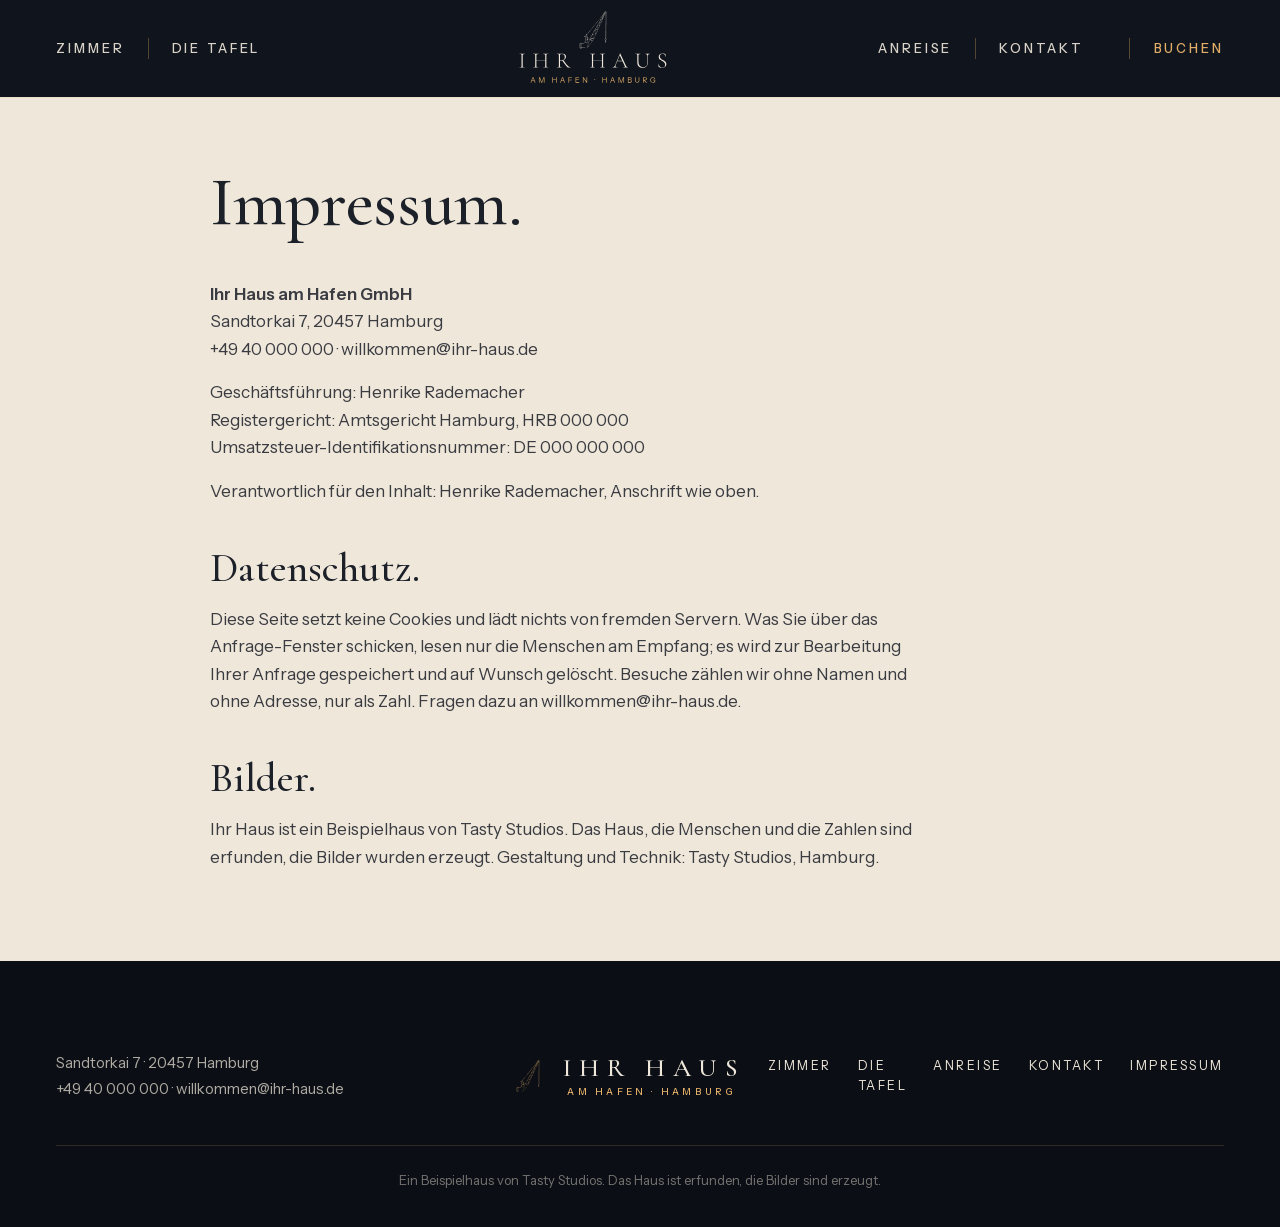
<file: Ihr Haus/impressum.html>
<!doctype html>
<html lang="de" class="warte">
<head>
<meta charset="utf-8">
<meta name="viewport" content="width=device-width,initial-scale=1,viewport-fit=cover">
<title>Impressum · Ihr Haus · Hamburg</title>
<meta name="description" content="Impressum und Datenschutz von Ihr Haus, Sandtorkai 7, Hamburg.">
<meta name="robots" content="noindex">
<meta name="theme-color" content="#10151d">
<link rel="preload" href="assets/fonts/CormorantGaramond-500.woff2" as="font" type="font/woff2" crossorigin>
<link rel="preload" href="assets/fonts/InstrumentSans-normal-400_600.woff2" as="font" type="font/woff2" crossorigin>

<link rel="stylesheet" href="ihrhaus.css?v=3587401855">
<script>setTimeout(function(){document.documentElement.classList.remove('warte');document.documentElement.classList.add('los')},3500)</script>
</head>
<body class="u-recht">
<header class="leiste lv9 fest" data-leiste>
  <nav class="leiste__l lv9__t"><a href="zimmer.html">Zimmer</a><a href="tafel.html">Die Tafel</a></nav>
  <a class="llogo llogo--stapel" href="index.html" aria-label="Ihr Haus, zur Startseite"><svg class="lz" aria-hidden="true" xmlns="http://www.w3.org/2000/svg" viewBox="0 0 100 100"><g fill="currentColor" stroke="none" transform="translate(12.88 0.00) scale(0.118203)"><g transform="translate(0.000000,846.000000) scale(0.100000,-0.100000)"> <path d="M5682 8119 c-42 -24 -57 -40 -73 -75 -10 -25 -19 -52 -19 -60 0 -31 -34 -135 -50 -151 -9 -10 -38 -45 -66 -79 -27 -33 -67 -83 -89 -110 -22 -27 -74 -89 -116 -139 -41 -49 -100 -124 -131 -165 -30 -41 -97 -125 -149 -186 -52 -61 -119 -142 -149 -179 -30 -37 -69 -84 -86 -104 -17 -20 -56 -68 -85 -107 -30 -39 -100 -129 -157 -200 -56 -71 -131 -164 -165 -208 -34 -43 -98 -122 -143 -175 -44 -53 -85 -103 -90 -113 -12 -21 -113 -143 -186 -224 -32 -35 -58 -68 -58 -73 0 -6 -26 -41 -58 -78 -77 -92 -164 -197 -242 -297 -36 -46 -99 -124 -140 -174 -41 -50 -116 -142 -166 -204 -51 -62 -217 -268 -370 -457 -154 -189 -306 -378 -338 -420 -33 -42 -86 -107 -118 -146 -53 -63 -121 -145 -388 -469 -47 -56 -112 -135 -145 -175 l-60 -72 -17 40 c-18 43 -42 55 -94 49 -48 -5 -67 -55 -105 -278 l-33 -200 -111 5 c-60 3 -129 7 -151 10 -38 4 -43 2 -48 -21 -9 -33 1 -62 24 -74 21 -11 180 -29 240 -27 19 1 35 -1 34 -3 0 -3 -6 -39 -12 -80 -7 -41 -19 -122 -28 -180 -8 -58 -33 -204 -54 -325 -21 -121 -50 -294 -65 -385 -32 -203 -54 -300 -72 -320 -12 -13 -75 -15 -448 -15 -424 0 -434 0 -462 -21 -34 -26 -54 -90 -47 -159 2 -27 9 -169 15 -315 5 -146 12 -276 14 -290 2 -14 6 -58 10 -98 10 -104 21 -114 129 -120 l87 -5 -3 -59 -3 -59 -70 -4 c-38 -2 -87 0 -107 6 -40 10 -34 -7 -68 183 -30 166 -38 286 -34 516 2 129 5 253 6 275 2 30 -1 40 -12 40 -17 0 -24 -43 -39 -230 -13 -171 15 -528 54 -670 8 -27 19 -69 25 -92 10 -38 15 -44 53 -54 43 -11 205 -8 226 5 6 4 11 36 11 75 l0 68 61 7 c93 9 519 7 660 -4 209 -16 484 -17 484 -2 0 9 -37 14 -145 17 -80 3 -163 7 -185 9 -111 11 -664 25 -761 20 l-111 -7 -7 304 c-8 357 -17 475 -38 495 -8 8 -52 22 -99 31 -46 9 -89 17 -96 19 -27 7 7 62 45 76 40 13 265 16 622 8 241 -6 263 -1 283 68 29 98 124 653 192 1127 9 61 20 123 25 139 6 17 7 33 3 37 -5 4 -68 9 -140 12 -100 3 -139 8 -158 21 -39 26 -31 37 23 32 26 -3 98 -8 159 -11 111 -5 113 -5 118 17 3 13 14 79 25 148 42 253 61 310 104 310 23 0 45 -28 52 -65 5 -27 1 -41 -19 -67 -41 -55 -58 -96 -51 -125 12 -55 16 -63 30 -63 16 0 18 9 15 62 -2 20 5 51 15 69 l17 34 9 -25 c5 -14 13 -77 18 -140 8 -116 16 -176 72 -573 17 -120 29 -220 26 -222 -2 -2 -58 0 -123 5 -66 5 -135 10 -154 10 l-34 0 6 58 c6 57 67 384 88 472 18 74 26 150 17 156 -4 3 -10 -1 -12 -8 -28 -96 -41 -150 -71 -308 -44 -228 -67 -382 -57 -392 6 -6 234 -28 302 -28 52 -1 57 -12 80 -215 6 -49 18 -125 26 -169 18 -89 19 -199 4 -256 -22 -81 -135 -95 -314 -40 -54 16 -112 30 -128 30 -24 0 -32 6 -45 37 -29 71 2 204 87 361 75 139 126 182 213 182 62 0 107 10 107 25 0 21 -162 10 -209 -14 -103 -53 -244 -351 -243 -516 0 -81 13 -98 84 -109 24 -4 77 -17 118 -30 192 -60 351 -30 367 69 14 82 14 133 -2 222 -21 126 -55 371 -55 400 0 20 3 21 26 13 37 -14 59 -12 84 8 23 18 23 19 6 70 -17 49 -17 53 1 77 19 26 28 26 141 9 19 -3 32 -1 32 6 0 14 -53 36 -110 45 -67 11 -77 20 -95 82 -9 33 -41 95 -74 144 -49 72 -62 101 -80 180 -13 52 -27 103 -32 114 -5 11 -14 67 -19 125 -6 58 -13 125 -16 150 -5 44 -4 46 76 140 106 124 219 263 298 364 35 44 101 124 146 176 45 53 121 145 169 205 47 61 141 178 209 261 68 83 144 178 170 210 26 33 125 155 220 271 183 224 308 379 423 523 61 76 542 669 648 799 20 25 55 69 77 96 22 28 57 71 77 97 21 25 51 64 68 85 40 52 171 215 217 272 21 25 62 78 92 116 60 77 275 337 286 345 4 3 25 28 46 56 47 62 176 221 297 367 85 102 117 134 85 85 -8 -13 -32 -54 -53 -93 -147 -269 -268 -481 -388 -680 -60 -100 -227 -395 -257 -455 -12 -25 -57 -103 -99 -175 -43 -71 -118 -202 -168 -290 -50 -88 -139 -245 -198 -349 -60 -105 -134 -237 -165 -295 -73 -136 -177 -321 -246 -437 -30 -51 -54 -96 -54 -101 0 -5 -24 -48 -54 -96 -62 -98 -306 -533 -306 -545 0 -5 -19 -37 -43 -73 -23 -35 -69 -111 -101 -169 -33 -58 -84 -148 -113 -200 -85 -148 -226 -398 -265 -470 -19 -36 -79 -141 -133 -235 -203 -350 -349 -617 -390 -710 -32 -72 -93 -257 -173 -520 -70 -228 -224 -705 -306 -945 -53 -153 -74 -254 -59 -278 31 -51 66 -20 308 272 33 40 121 146 195 236 74 89 196 238 270 330 74 91 173 213 219 271 99 121 131 173 131 212 0 41 -26 84 -62 103 -18 9 -62 36 -98 59 -36 23 -91 57 -122 75 -69 41 -186 130 -170 130 19 0 101 -35 262 -113 228 -109 304 -133 329 -103 11 13 106 202 149 296 11 25 49 108 85 185 76 162 155 338 202 445 18 41 63 140 100 220 37 80 73 161 80 180 7 19 24 58 38 85 34 67 93 195 127 275 24 59 105 234 196 428 19 39 34 74 34 77 0 5 63 147 117 265 25 53 50 111 201 455 39 88 88 198 110 245 22 47 48 105 59 130 11 25 37 83 58 130 21 47 51 114 68 150 16 36 54 121 84 190 30 69 76 172 103 230 26 58 82 184 125 280 42 96 101 227 130 290 30 63 63 140 75 170 12 30 28 66 35 80 27 50 102 206 115 240 34 88 132 313 168 385 75 149 71 157 71 -165 0 -1182 12 -4869 16 -4885 4 -13 -7 -37 -30 -69 -41 -58 -46 -107 -14 -158 89 -142 97 -162 96 -228 -1 -48 -6 -68 -18 -77 -21 -16 -59 -96 -59 -125 0 -13 9 -42 20 -66 24 -52 72 -77 137 -69 53 6 71 20 95 74 15 34 16 46 7 67 -15 33 -36 33 -51 2 -14 -33 -36 -40 -64 -21 -31 20 -31 55 0 92 22 27 42 99 37 135 -2 16 28 81 93 202 39 74 32 147 -22 208 -13 16 -14 191 -8 1565 4 852 9 1618 11 1703 1 85 6 659 10 1275 l8 1120 -22 43 c-42 83 -146 105 -239 51z m175 -30 c18 -15 53 -92 53 -116 0 -33 -47 -107 -94 -149 -27 -25 -51 -43 -53 -40 -3 2 14 39 36 82 46 87 51 129 20 168 -23 30 -64 34 -108 12 -28 -15 -81 -83 -81 -104 0 -7 -4 -12 -9 -12 -11 0 4 62 24 100 39 76 152 108 212 59z m-63 -119 c0 -35 -11 -63 -45 -123 -45 -76 -46 -77 -63 -58 -61 68 6 239 89 228 17 -2 20 -9 19 -47z m112 -985 c-3 -429 -8 -978 -12 -1220 -11 -746 -20 -2129 -20 -2772 l1 -612 -35 2 c-19 1 -51 -2 -71 -6 l-36 -7 -6 57 c-6 76 -10 1111 -11 3353 -1 1479 2 1846 12 1892 12 51 17 59 57 82 23 14 58 41 76 60 l34 34 8 -42 c5 -22 6 -392 3 -821z m-291 815 c3 -10 20 -31 37 -45 l31 -27 -18 -51 c-10 -29 -33 -81 -52 -117 -33 -62 -41 -69 -156 -142 -66 -43 -122 -76 -124 -74 -6 6 46 106 142 271 49 83 95 162 104 177 19 33 27 35 36 8z m-118 -502 c-25 -62 -52 -126 -61 -143 -8 -16 -35 -77 -59 -135 -38 -89 -215 -471 -221 -477 -3 -4 -76 292 -76 309 0 15 72 52 161 81 25 9 63 26 83 38 l39 23 -7 155 -7 156 48 30 c97 60 138 83 141 80 2 -2 -17 -54 -41 -117z m-177 -206 l0 -82 -32 -15 c-18 -7 -75 -32 -125 -53 l-93 -40 25 42 c13 22 39 68 59 101 19 33 59 104 88 157 l53 98 12 -63 c7 -34 12 -99 13 -145z m-256 -348 c38 -147 49 -202 43 -216 -2 -8 -36 -27 -73 -42 -38 -16 -113 -48 -167 -71 l-97 -43 28 51 c16 29 57 104 92 167 88 161 142 251 147 247 2 -3 14 -44 27 -93z m17 -385 c-32 -74 -84 -190 -116 -259 -31 -69 -62 -136 -67 -150 -10 -22 -12 -17 -23 50 -7 41 -27 132 -46 202 -30 113 -32 129 -19 142 14 13 149 72 252 110 25 9 52 24 59 32 26 31 17 2 -40 -127z m-286 -174 c21 -82 38 -174 39 -204 l1 -54 -130 -52 c-71 -28 -168 -71 -214 -94 -45 -23 -81 -38 -80 -34 10 23 205 360 259 448 20 33 47 80 59 103 12 24 24 42 25 40 2 -1 20 -70 41 -153z m42 -373 c-20 -43 -68 -149 -108 -237 -109 -244 -159 -351 -159 -343 0 4 -29 102 -65 217 -36 116 -65 223 -65 239 0 27 6 32 93 72 223 101 332 146 336 137 2 -5 -13 -43 -32 -85z m-372 -357 c65 -209 67 -215 62 -229 -3 -7 -49 -29 -103 -51 -55 -21 -144 -57 -199 -80 -55 -23 -126 -52 -158 -65 -91 -36 -91 -32 4 -322 91 -281 96 -308 59 -320 -175 -52 -276 -85 -380 -123 -69 -26 -140 -51 -159 -58 -76 -26 -76 -24 109 -571 50 -150 50 -154 -40 -171 -19 -4 -103 -29 -187 -56 -83 -27 -206 -65 -273 -84 -126 -36 -175 -58 -185 -83 -3 -8 10 -49 29 -91 18 -42 83 -186 143 -321 60 -135 112 -252 116 -262 13 -36 -11 -44 -581 -194 -112 -29 -213 -56 -224 -60 -24 -7 33 105 202 401 57 99 121 214 143 255 22 41 79 143 127 225 48 83 101 175 117 205 16 30 90 161 163 290 74 129 150 264 170 300 59 106 138 246 223 395 44 77 109 192 144 255 36 63 72 126 81 140 9 14 37 63 63 110 25 47 74 135 109 195 34 61 89 160 123 220 33 61 67 121 77 135 9 14 40 68 67 120 28 52 59 109 69 127 l19 32 12 -57 c6 -31 33 -124 58 -207z m71 -313 c-8 -21 -27 -65 -44 -98 -16 -32 -49 -104 -72 -159 -23 -55 -78 -179 -122 -275 -44 -96 -93 -204 -108 -240 -63 -150 -104 -241 -154 -345 -30 -60 -88 -186 -129 -280 -41 -93 -103 -231 -137 -305 -34 -74 -77 -169 -95 -210 -18 -41 -81 -181 -140 -310 -59 -129 -138 -302 -175 -385 -37 -82 -90 -197 -117 -255 -28 -58 -63 -133 -78 -168 -16 -35 -36 -67 -45 -72 -19 -10 -120 31 -335 136 -166 81 -226 101 -260 86 -15 -7 -25 -18 -23 -25 5 -21 119 -118 179 -153 271 -158 284 -167 295 -210 5 -17 -1 -35 -20 -62 -31 -46 -364 -456 -790 -976 -125 -152 -227 -266 -238 -266 -4 0 -8 10 -8 23 0 25 121 406 259 817 49 146 117 353 151 460 34 107 77 241 97 296 l35 101 166 42 c170 42 332 86 545 147 66 19 125 34 133 34 7 0 21 11 29 24 15 23 13 31 -55 187 -40 90 -107 241 -151 336 -43 94 -79 176 -79 182 0 17 46 36 195 81 77 23 185 57 240 77 55 19 133 43 172 53 140 34 144 55 50 295 -19 50 -58 164 -87 254 -59 188 -63 172 43 214 125 51 438 157 461 157 15 0 35 12 50 31 30 35 30 36 -21 184 -55 160 -123 379 -123 396 0 11 21 24 63 39 34 13 80 32 102 43 50 26 326 135 342 136 9 1 9 -8 -1 -37z m-2524 -2598 c10 -11 29 -53 42 -92 l23 -71 -20 -14 -21 -14 22 -63 c24 -70 22 -80 -14 -80 -26 0 -29 7 -15 30 15 23 1 33 -20 14 -11 -9 -22 -14 -26 -10 -7 6 -26 119 -58 345 -8 58 -15 107 -15 110 0 3 19 -25 41 -64 23 -38 50 -79 61 -91z m3889 -233 c40 -41 38 -76 -14 -174 -24 -45 -51 -102 -60 -126 -10 -24 -20 -42 -22 -40 -4 5 -53 95 -102 191 l-34 67 20 40 c26 51 62 70 129 71 46 0 58 -4 83 -29z m-126 -491 c-43 -47 -11 -123 57 -137 37 -7 31 -26 -12 -34 -61 -13 -110 25 -110 84 0 34 34 102 57 116 25 14 30 -5 8 -29z m-5221 -520 c33 -5 64 -14 69 -19 5 -5 11 -40 13 -78 10 -214 14 -347 16 -508 l3 -180 -85 0 -85 0 -12 60 c-15 73 -30 328 -32 563 l-2 172 28 0 c15 0 55 -4 87 -10z"/> </g></g></svg><svg class="lw" aria-hidden="true" xmlns="http://www.w3.org/2000/svg" viewBox="-2 -65.80000000000001 676.7 69.10000000000001"><path fill="currentColor" d="M19.200000000000003 -8.1Q19.200000000000003 -5.2 19.800000000000004 -3.7Q20.400000000000002 -2.2 22.35 -1.7000000000000002Q24.3 -1.2000000000000002 28.1 -1.2000000000000002Q28.3 -1.2000000000000002 28.3 -0.6000000000000001Q28.3 0.0 28.1 0.0Q25.700000000000003 0.0 22.800000000000004 -0.1Q19.900000000000002 -0.2 16.400000000000002 -0.2Q13.100000000000001 -0.2 10.15 -0.1Q7.2 0.0 4.800000000000001 0.0Q4.5 0.0 4.5 -0.6000000000000001Q4.5 -1.2000000000000002 4.800000000000001 -1.2000000000000002Q8.6 -1.2000000000000002 10.55 -1.7000000000000002Q12.5 -2.2 13.15 -3.7Q13.8 -5.2 13.8 -8.1V-54.400000000000006Q13.8 -57.300000000000004 13.15 -58.75Q12.5 -60.2 10.55 -60.75Q8.6 -61.300000000000004 4.800000000000001 -61.300000000000004Q4.5 -61.300000000000004 4.5 -61.900000000000006Q4.5 -62.5 4.800000000000001 -62.5Q7.2 -62.5 10.15 -62.35Q13.100000000000001 -62.2 16.400000000000002 -62.2Q19.900000000000002 -62.2 22.85 -62.35Q25.8 -62.5 28.1 -62.5Q28.3 -62.5 28.3 -61.900000000000006Q28.3 -61.300000000000004 28.1 -61.300000000000004Q24.3 -61.300000000000004 22.4 -60.7Q20.5 -60.1 19.85 -58.6Q19.200000000000003 -57.1 19.200000000000003 -54.2Z M120.80000000000001 -54.2Q120.80000000000001 -57.1 120.2 -58.6Q119.6 -60.1 117.7 -60.7Q115.80000000000001 -61.300000000000004 111.9 -61.300000000000004Q111.6 -61.300000000000004 111.6 -61.900000000000006Q111.6 -62.5 111.9 -62.5Q114.2 -62.5 117.15 -62.35Q120.1 -62.2 123.5 -62.2Q126.7 -62.2 129.7 -62.35Q132.7 -62.5 135.0 -62.5Q135.3 -62.5 135.3 -61.900000000000006Q135.3 -61.300000000000004 135.0 -61.300000000000004Q131.2 -61.300000000000004 129.25 -60.75Q127.3 -60.2 126.65 -58.75Q126.0 -57.300000000000004 126.0 -54.400000000000006V-8.1Q126.0 -5.2 126.65 -3.7Q127.3 -2.2 129.25 -1.7000000000000002Q131.2 -1.2000000000000002 135.0 -1.2000000000000002Q135.3 -1.2000000000000002 135.3 -0.6000000000000001Q135.3 0.0 135.0 0.0Q132.7 0.0 129.7 -0.1Q126.7 -0.2 123.5 -0.2Q120.1 -0.2 117.15 -0.1Q114.2 0.0 111.9 0.0Q111.6 0.0 111.6 -0.6000000000000001Q111.6 -1.2000000000000002 111.9 -1.2000000000000002Q115.80000000000001 -1.2000000000000002 117.7 -1.7000000000000002Q119.6 -2.2 120.2 -3.7Q120.80000000000001 -5.2 120.80000000000001 -8.1ZM78.0 -31.6V-33.5H123.0V-31.6ZM75.6 -8.1V-54.400000000000006Q75.6 -57.300000000000004 74.94999999999999 -58.75Q74.3 -60.2 72.4 -60.75Q70.5 -61.300000000000004 66.7 -61.300000000000004Q66.5 -61.300000000000004 66.5 -61.900000000000006Q66.5 -62.5 66.7 -62.5Q69.1 -62.5 72.05 -62.35Q75.0 -62.2 78.2 -62.2Q81.7 -62.2 84.6 -62.35Q87.5 -62.5 89.8 -62.5Q90.0 -62.5 90.0 -61.900000000000006Q90.0 -61.300000000000004 89.8 -61.300000000000004Q86.0 -61.300000000000004 84.1 -60.7Q82.2 -60.1 81.55000000000001 -58.6Q80.9 -57.1 80.9 -54.2V-8.1Q80.9 -5.2 81.5 -3.7Q82.1 -2.2 84.05 -1.7000000000000002Q86.0 -1.2000000000000002 89.8 -1.2000000000000002Q90.0 -1.2000000000000002 90.0 -0.6000000000000001Q90.0 0.0 89.8 0.0Q87.4 0.0 84.55000000000001 -0.1Q81.7 -0.2 78.2 -0.2Q75.0 -0.2 72.0 -0.1Q69.0 0.0 66.6 0.0Q66.4 0.0 66.4 -0.6000000000000001Q66.4 -1.2000000000000002 66.6 -1.2000000000000002Q70.4 -1.2000000000000002 72.35 -1.7000000000000002Q74.3 -2.2 74.94999999999999 -3.7Q75.6 -5.2 75.6 -8.1Z M224.8 0.0Q223.10000000000002 0.0 219.20000000000002 -3.9000000000000004Q215.3 -7.800000000000001 209.8 -15.05Q204.3 -22.3 197.5 -32.2L202.3 -33.7Q210.9 -21.6 216.9 -14.450000000000001Q222.9 -7.300000000000001 227.5 -4.25Q232.10000000000002 -1.2000000000000002 236.40000000000003 -1.2000000000000002Q236.70000000000002 -1.2000000000000002 236.70000000000002 -0.6000000000000001Q236.70000000000002 0.0 236.40000000000003 0.0Q231.9 0.0 229.05 0.0Q226.20000000000002 0.0 224.8 0.0ZM198.70000000000002 -62.800000000000004Q206.4 -62.800000000000004 210.45 -59.10000000000001Q214.5 -55.400000000000006 214.5 -49.5Q214.5 -44.2 211.4 -39.900000000000006Q208.3 -35.6 203.15 -33.1Q198.0 -30.6 191.8 -30.6Q190.9 -30.6 189.7 -30.700000000000003Q188.5 -30.8 187.5 -30.900000000000002V-8.1Q187.5 -5.2 188.10000000000002 -3.7Q188.70000000000002 -2.2 190.65000000000003 -1.7000000000000002Q192.60000000000002 -1.2000000000000002 196.4 -1.2000000000000002Q196.70000000000002 -1.2000000000000002 196.70000000000002 -0.6000000000000001Q196.70000000000002 0.0 196.4 0.0Q194.0 0.0 191.15 -0.1Q188.3 -0.2 184.8 -0.2Q181.60000000000002 -0.2 178.60000000000002 -0.1Q175.60000000000002 0.0 173.20000000000002 0.0Q173.0 0.0 173.0 -0.6000000000000001Q173.0 -1.2000000000000002 173.20000000000002 -1.2000000000000002Q177.0 -1.2000000000000002 178.95 -1.7000000000000002Q180.9 -2.2 181.60000000000002 -3.7Q182.3 -5.2 182.3 -8.1V-54.400000000000006Q182.3 -57.300000000000004 181.65 -58.75Q181.0 -60.2 179.10000000000002 -60.75Q177.20000000000002 -61.300000000000004 173.4 -61.300000000000004Q173.10000000000002 -61.300000000000004 173.10000000000002 -61.900000000000006Q173.10000000000002 -62.5 173.4 -62.5Q175.70000000000002 -62.5 178.65000000000003 -62.35Q181.60000000000002 -62.2 184.8 -62.2Q187.9 -62.2 192.0 -62.5Q196.10000000000002 -62.800000000000004 198.70000000000002 -62.800000000000004ZM208.9 -46.800000000000004Q208.9 -52.2 207.15 -55.400000000000006Q205.4 -58.6 202.15 -60.05Q198.9 -61.5 194.3 -61.5Q190.70000000000002 -61.5 189.10000000000002 -60.2Q187.5 -58.900000000000006 187.5 -54.2V-33.2Q188.9 -33.1 190.55 -33.0Q192.20000000000002 -32.9 193.5 -32.9Q202.10000000000002 -32.9 205.5 -36.5Q208.9 -40.1 208.9 -46.800000000000004Z M376.7 -54.2Q376.7 -57.1 376.1 -58.6Q375.5 -60.1 373.6 -60.7Q371.7 -61.300000000000004 367.79999999999995 -61.300000000000004Q367.5 -61.300000000000004 367.5 -61.900000000000006Q367.5 -62.5 367.79999999999995 -62.5Q370.09999999999997 -62.5 373.04999999999995 -62.35Q376.0 -62.2 379.4 -62.2Q382.59999999999997 -62.2 385.59999999999997 -62.35Q388.59999999999997 -62.5 390.9 -62.5Q391.2 -62.5 391.2 -61.900000000000006Q391.2 -61.300000000000004 390.9 -61.300000000000004Q387.09999999999997 -61.300000000000004 385.15 -60.75Q383.2 -60.2 382.54999999999995 -58.75Q381.9 -57.300000000000004 381.9 -54.400000000000006V-8.1Q381.9 -5.2 382.54999999999995 -3.7Q383.2 -2.2 385.15 -1.7000000000000002Q387.09999999999997 -1.2000000000000002 390.9 -1.2000000000000002Q391.2 -1.2000000000000002 391.2 -0.6000000000000001Q391.2 0.0 390.9 0.0Q388.59999999999997 0.0 385.59999999999997 -0.1Q382.59999999999997 -0.2 379.4 -0.2Q376.0 -0.2 373.04999999999995 -0.1Q370.09999999999997 0.0 367.79999999999995 0.0Q367.5 0.0 367.5 -0.6000000000000001Q367.5 -1.2000000000000002 367.79999999999995 -1.2000000000000002Q371.7 -1.2000000000000002 373.6 -1.7000000000000002Q375.5 -2.2 376.1 -3.7Q376.7 -5.2 376.7 -8.1ZM333.9 -31.6V-33.5H378.9V-31.6ZM331.5 -8.1V-54.400000000000006Q331.5 -57.300000000000004 330.85 -58.75Q330.2 -60.2 328.29999999999995 -60.75Q326.4 -61.300000000000004 322.59999999999997 -61.300000000000004Q322.4 -61.300000000000004 322.4 -61.900000000000006Q322.4 -62.5 322.59999999999997 -62.5Q325.0 -62.5 327.95 -62.35Q330.9 -62.2 334.09999999999997 -62.2Q337.59999999999997 -62.2 340.5 -62.35Q343.4 -62.5 345.7 -62.5Q345.9 -62.5 345.9 -61.900000000000006Q345.9 -61.300000000000004 345.7 -61.300000000000004Q341.9 -61.300000000000004 340.0 -60.7Q338.09999999999997 -60.1 337.44999999999993 -58.6Q336.79999999999995 -57.1 336.79999999999995 -54.2V-8.1Q336.79999999999995 -5.2 337.4 -3.7Q338.0 -2.2 339.95 -1.7000000000000002Q341.9 -1.2000000000000002 345.7 -1.2000000000000002Q345.9 -1.2000000000000002 345.9 -0.6000000000000001Q345.9 0.0 345.7 0.0Q343.29999999999995 0.0 340.44999999999993 -0.1Q337.59999999999997 -0.2 334.09999999999997 -0.2Q330.9 -0.2 327.9 -0.1Q324.9 0.0 322.5 0.0Q322.29999999999995 0.0 322.29999999999995 -0.6000000000000001Q322.29999999999995 -1.2000000000000002 322.5 -1.2000000000000002Q326.29999999999995 -1.2000000000000002 328.25 -1.7000000000000002Q330.2 -2.2 330.85 -3.7Q331.5 -5.2 331.5 -8.1Z M444.7 -28.700000000000003 445.59999999999997 -30.5H471.5L472.2 -28.700000000000003ZM494.1 -1.2000000000000002Q494.5 -1.2000000000000002 494.5 -0.6000000000000001Q494.5 0.0 494.1 0.0Q491.3 0.0 488.35 -0.2Q485.4 -0.4 482.7 -0.4Q479.6 -0.4 477.35 -0.2Q475.1 0.0 472.4 0.0Q472.0 0.0 472.0 -0.6000000000000001Q472.0 -1.2000000000000002 472.4 -1.2000000000000002Q478.0 -1.2000000000000002 479.45 -2.7Q480.9 -4.2 479.0 -8.4L456.4 -57.0L458.3 -58.7L439.0 -12.3Q436.5 -6.2 438.6 -3.7Q440.7 -1.2000000000000002 447.5 -1.2000000000000002Q448.0 -1.2000000000000002 448.0 -0.6000000000000001Q448.0 0.0 447.5 0.0Q444.5 0.0 442.0 -0.2Q439.5 -0.4 435.7 -0.4Q432.2 -0.4 430.04999999999995 -0.2Q427.9 0.0 424.9 0.0Q424.5 0.0 424.5 -0.6000000000000001Q424.5 -1.2000000000000002 424.9 -1.2000000000000002Q427.59999999999997 -1.2000000000000002 429.59999999999997 -2.2Q431.59999999999997 -3.2 433.34999999999997 -5.800000000000001Q435.09999999999997 -8.4 437.09999999999997 -13.200000000000001L458.0 -63.5Q458.2 -63.800000000000004 458.65 -63.800000000000004Q459.09999999999997 -63.800000000000004 459.2 -63.5L482.4 -13.700000000000001Q484.7 -8.700000000000001 486.5 -5.950000000000001Q488.3 -3.2 490.1 -2.2Q491.9 -1.2000000000000002 494.1 -1.2000000000000002Z M581.7 -52.0Q581.7 -56.800000000000004 579.6500000000001 -59.050000000000004Q577.6 -61.300000000000004 573.2 -61.300000000000004Q572.9 -61.300000000000004 572.9 -61.900000000000006Q572.9 -62.5 573.2 -62.5Q575.4 -62.5 577.75 -62.35Q580.1 -62.2 582.9 -62.2Q585.2 -62.2 587.55 -62.35Q589.9 -62.5 591.8 -62.5Q592.0 -62.5 592.0 -61.900000000000006Q592.0 -61.300000000000004 591.8 -61.300000000000004Q587.8 -61.300000000000004 585.8499999999999 -59.050000000000004Q583.9 -56.800000000000004 583.9 -52.0V-23.400000000000002Q583.9 -15.5 581.0 -10.0Q578.1 -4.5 572.85 -1.6Q567.6 1.3 560.6 1.3Q553.2 1.3 547.7 -1.6500000000000004Q542.2 -4.6000000000000005 539.2 -9.950000000000001Q536.2 -15.3 536.2 -22.5V-54.400000000000006Q536.2 -57.300000000000004 535.55 -58.75Q534.9 -60.2 533.0 -60.75Q531.1 -61.300000000000004 527.3 -61.300000000000004Q527.1 -61.300000000000004 527.1 -61.900000000000006Q527.1 -62.5 527.3 -62.5Q529.7 -62.5 532.6 -62.35Q535.5 -62.2 538.8 -62.2Q542.2 -62.2 545.1500000000001 -62.35Q548.1 -62.5 550.3 -62.5Q550.6 -62.5 550.6 -61.900000000000006Q550.6 -61.300000000000004 550.3 -61.300000000000004Q546.5 -61.300000000000004 544.6 -60.7Q542.7 -60.1 542.1 -58.6Q541.5 -57.1 541.5 -54.2V-26.0Q541.5 -14.200000000000001 547.0 -7.9Q552.5 -1.6 562.4 -1.6Q571.6 -1.6 576.6500000000001 -7.4Q581.7 -13.200000000000001 581.7 -23.3Z M638.0 -50.400000000000006Q638.0 -46.2 640.05 -43.25Q642.1 -40.300000000000004 645.35 -38.1Q648.6 -35.9 652.2 -33.800000000000004Q655.9000000000001 -31.700000000000003 659.3000000000001 -29.35Q662.7 -27.0 664.95 -23.75Q667.2 -20.5 667.2 -15.700000000000001Q667.2 -11.100000000000001 664.95 -7.250000000000001Q662.7 -3.4000000000000004 658.2 -1.1Q653.7 1.2000000000000002 646.9000000000001 1.2000000000000002Q644.7 1.2000000000000002 642.5500000000001 0.9000000000000001Q640.4000000000001 0.6000000000000001 638.1500000000001 -0.14999999999999997Q635.9000000000001 -0.9 633.3000000000001 -2.2Q632.8000000000001 -2.5 632.6500000000001 -2.95Q632.5 -3.4000000000000004 632.4000000000001 -4.1000000000000005L630.9000000000001 -17.1Q630.8000000000001 -17.6 631.3500000000001 -17.65Q631.9000000000001 -17.7 632.0 -17.3Q632.4000000000001 -14.3 633.6000000000001 -11.3Q634.8000000000001 -8.3 636.8500000000001 -5.800000000000001Q638.9000000000001 -3.3000000000000003 641.95 -1.7500000000000002Q645.0 -0.2 649.1 -0.2Q652.2 -0.2 655.1 -1.35Q658.0 -2.5 659.85 -5.1Q661.7 -7.7 661.7 -12.200000000000001Q661.7 -17.1 659.5500000000001 -20.35Q657.4000000000001 -23.6 654.1000000000001 -25.950000000000003Q650.8000000000001 -28.3 647.1 -30.400000000000002Q643.6 -32.5 640.3 -34.8Q637.0 -37.1 634.95 -40.25Q632.9000000000001 -43.400000000000006 632.9000000000001 -48.1Q632.9000000000001 -53.300000000000004 635.5 -56.75Q638.1 -60.2 642.25 -61.900000000000006Q646.4000000000001 -63.6 650.9000000000001 -63.6Q653.5 -63.6 656.35 -63.05Q659.2 -62.5 662.3000000000001 -61.2Q663.1 -60.900000000000006 663.45 -60.45Q663.8000000000001 -60.0 663.8000000000001 -59.5L664.7 -48.900000000000006Q664.7 -48.5 664.1500000000001 -48.5Q663.6 -48.5 663.5 -48.900000000000006Q663.3000000000001 -51.1 662.45 -53.45Q661.6 -55.800000000000004 659.95 -57.800000000000004Q658.3000000000001 -59.800000000000004 655.75 -61.050000000000004Q653.2 -62.300000000000004 649.6 -62.300000000000004Q645.3000000000001 -62.300000000000004 642.75 -60.5Q640.2 -58.7 639.1 -56.0Q638.0 -53.300000000000004 638.0 -50.400000000000006Z"/></svg><svg class="lu" aria-hidden="true" xmlns="http://www.w3.org/2000/svg" viewBox="-2 -75.0 1673.5999999999997 78.0"><path fill="currentColor" d="M3.6 0.0 31.400000000000002 -72.0H38.6L11.5 0.0ZM60.800000000000004 0.0 33.7 -72.0H41.400000000000006L69.2 0.0ZM17.400000000000002 -29.1H55.0V-21.900000000000002H17.400000000000002Z M115.39999999999999 0.0V-72.0H128.0L154.0 -2.6H150.2L176.0 -72.0H188.8V0.0H180.7V-67.7H181.8L156.7 0.0H146.9L121.8 -67.10000000000001H122.9V0.0Z M294.0 0.0V-72.0H302.2V0.0ZM342.2 0.0V-72.0H350.4V0.0ZM298.2 -41.1H345.79999999999995V-33.9H298.2Z M396.6 0.0 424.4 -72.0H431.6L404.5 0.0ZM453.8 0.0 426.7 -72.0H434.4L462.2 0.0ZM410.4 -29.1H448.0V-21.900000000000002H410.4Z M508.40000000000003 0.0V-72.0H516.6V0.0ZM512.6 -30.900000000000002V-38.1H551.4V-30.900000000000002ZM512.6 -64.8V-72.0H554.2V-64.8Z M602.6 0.0V-72.0H610.8V0.0ZM606.8 0.0V-7.2H650.8V0.0ZM606.8 -33.9V-41.1H647.2V-33.9ZM606.8 -64.8V-72.0H650.0V-64.8Z M700.4 0.0V-72.0H708.9L750.1999999999999 -11.4L749.0 -11.200000000000001V-72.0H756.8V0.0H748.3L707.0 -60.6L708.1999999999999 -60.800000000000004V0.0Z M853.4 -33.5V-43.8H863.6999999999999V-33.5Z M960.3 0.0V-72.0H968.4999999999999V0.0ZM1008.4999999999999 0.0V-72.0H1016.6999999999999V0.0ZM964.4999999999999 -41.1H1012.0999999999999V-33.9H964.4999999999999Z M1062.8999999999999 0.0 1090.7 -72.0H1097.8999999999999L1070.8 0.0ZM1120.1 0.0 1093.0 -72.0H1100.7L1128.5 0.0ZM1076.7 -29.1H1114.3V-21.900000000000002H1076.7Z M1174.6999999999998 0.0V-72.0H1187.3L1213.3 -2.6H1209.5L1235.3 -72.0H1248.1V0.0H1240.0V-67.7H1241.1L1216.0 0.0H1206.1999999999998L1181.1 -67.10000000000001H1182.1999999999998V0.0Z M1304.6999999999998 0.0V-6.800000000000001H1327.6999999999998Q1334.2999999999997 -6.800000000000001 1338.1999999999998 -10.4Q1342.1 -14.0 1342.1 -20.1Q1342.1 -26.6 1338.0 -30.5Q1333.8999999999999 -34.4 1326.9999999999998 -34.4H1304.6999999999998V-41.0H1325.8999999999999Q1332.6999999999998 -41.0 1336.4999999999998 -44.3Q1340.2999999999997 -47.6 1340.2999999999997 -53.6Q1340.2999999999997 -59.2 1336.7499999999998 -62.2Q1333.1999999999998 -65.2 1326.3999999999999 -65.2H1304.6999999999998V-72.0H1327.1Q1336.9999999999998 -72.0 1342.7499999999998 -67.3Q1348.4999999999998 -62.6 1348.4999999999998 -54.5Q1348.4999999999998 -49.400000000000006 1346.1999999999998 -45.400000000000006Q1343.8999999999999 -41.400000000000006 1339.8999999999999 -39.150000000000006Q1335.8999999999999 -36.9 1330.6999999999998 -36.9L1331.1999999999998 -39.0Q1336.6999999999998 -39.0 1341.0499999999997 -36.400000000000006Q1345.3999999999999 -33.800000000000004 1347.9499999999998 -29.35Q1350.4999999999998 -24.900000000000002 1350.4999999999998 -19.200000000000003Q1350.4999999999998 -13.5 1347.7499999999998 -9.15Q1344.9999999999998 -4.800000000000001 1339.9999999999998 -2.4000000000000004Q1334.9999999999998 0.0 1328.3999999999999 0.0ZM1299.2999999999997 0.0V-72.0H1307.4999999999998V0.0Z M1423.7999999999997 1.0Q1410.7999999999997 1.0 1403.5499999999997 -6.95Q1396.2999999999997 -14.9 1396.2999999999997 -29.200000000000003V-72.0H1404.4999999999998V-28.8Q1404.4999999999998 -18.0 1409.4999999999998 -12.2Q1414.4999999999998 -6.4 1423.7999999999997 -6.4Q1433.2999999999997 -6.4 1438.2999999999997 -12.150000000000002Q1443.2999999999997 -17.900000000000002 1443.2999999999997 -28.8V-72.0H1451.4999999999998V-29.1Q1451.4999999999998 -14.9 1444.1999999999998 -6.95Q1436.8999999999996 1.0 1423.7999999999997 1.0Z M1502.0999999999997 0.0V-72.0H1528.6999999999998Q1536.3999999999999 -72.0 1541.7999999999997 -69.5Q1547.1999999999998 -67.0 1550.0499999999997 -62.55Q1552.8999999999999 -58.1 1552.8999999999999 -52.0Q1552.8999999999999 -45.900000000000006 1550.0499999999997 -41.35000000000001Q1547.1999999999998 -36.800000000000004 1541.7999999999997 -34.25Q1536.3999999999999 -31.700000000000003 1528.6999999999998 -31.700000000000003H1508.0999999999997V-38.900000000000006H1528.3999999999999Q1536.3999999999999 -38.900000000000006 1540.5499999999997 -42.400000000000006Q1544.6999999999998 -45.900000000000006 1544.6999999999998 -52.0Q1544.6999999999998 -58.0 1540.6 -61.4Q1536.4999999999998 -64.8 1528.3999999999999 -64.8H1510.2999999999997V0.0ZM1544.2999999999997 0.0 1505.9999999999998 -35.7H1517.1999999999998L1556.6999999999998 0.0Z M1634.0999999999997 1.0Q1623.0999999999997 1.0 1614.9999999999995 -3.5Q1606.8999999999996 -8.0 1602.4999999999995 -16.15Q1598.0999999999997 -24.3 1598.0999999999997 -35.4Q1598.0999999999997 -46.5 1602.4499999999998 -54.95Q1606.7999999999997 -63.400000000000006 1614.5499999999997 -68.2Q1622.2999999999997 -73.0 1632.3999999999996 -73.0Q1640.2999999999997 -73.0 1646.7499999999995 -70.0Q1653.1999999999996 -67.0 1657.3499999999997 -61.7Q1661.4999999999998 -56.400000000000006 1662.3999999999996 -49.400000000000006H1654.1999999999996Q1653.1999999999996 -56.800000000000004 1647.3499999999997 -61.2Q1641.4999999999998 -65.60000000000001 1632.6999999999996 -65.60000000000001Q1624.7999999999997 -65.60000000000001 1618.8999999999996 -61.85000000000001Q1612.9999999999998 -58.1 1609.7499999999998 -51.400000000000006Q1606.4999999999998 -44.7 1606.4999999999998 -35.6Q1606.4999999999998 -26.5 1609.8499999999997 -19.95Q1613.1999999999996 -13.4 1619.5499999999997 -9.9Q1625.8999999999996 -6.4 1634.7999999999997 -6.4Q1640.8999999999996 -6.4 1645.6999999999998 -8.15Q1650.4999999999998 -9.9 1654.3999999999996 -13.600000000000001L1662.5999999999997 -10.600000000000001Q1657.0999999999997 -4.800000000000001 1649.9499999999998 -1.9000000000000004Q1642.7999999999997 1.0 1634.0999999999997 1.0ZM1654.3999999999996 -10.600000000000001V-33.9L1657.4999999999998 -30.8H1634.6999999999996V-38.0H1662.5999999999997V-10.600000000000001Z"/></svg></a>
  <nav class="leiste__r lv9__t"><a href="anreise.html">Anreise</a><a href="kontakt.html">Kontakt</a></nav>
  <a class="lv9__b" href="kontakt.html#anfrage">Buchen</a>
</header>
<main>
<section class="recht"><div class="recht__w">
  <div class="kopf sw"><h2 class="t1 t1--dunkel"><span class="sl"><span style="--i:0">Impressum.</span></span></h2></div>
  <div class="recht__t sw">
    <p><b>Ihr Haus am Hafen GmbH</b><br>Sandtorkai 7, 20457 Hamburg<br>+49 40 000 000 · willkommen@ihr-haus.de</p>
    <p>Geschäftsführung: Henrike Rademacher<br>Registergericht: Amtsgericht Hamburg, HRB 000 000<br>Umsatzsteuer-Identifikationsnummer: DE 000 000 000</p>
    <p>Verantwortlich für den Inhalt: Henrike Rademacher, Anschrift wie oben.</p>
    <h2 class="t2">Datenschutz.</h2>
    <p>Diese Seite setzt keine Cookies und lädt nichts von fremden Servern. Was Sie über das Anfrage-Fenster schicken, lesen nur die Menschen am Empfang; es wird zur Bearbeitung Ihrer Anfrage gespeichert und auf Wunsch gelöscht. Besuche zählen wir ohne Namen und ohne Adresse, nur als Zahl. Fragen dazu an willkommen@ihr-haus.de.</p>
    <h2 class="t2">Bilder.</h2>
    <p>Ihr Haus ist ein Beispielhaus von Tasty Studios. Das Haus, die Menschen und die Zahlen sind erfunden, die Bilder wurden erzeugt. Gestaltung und Technik: Tasty Studios, Hamburg.</p>
  </div>
</div></section>
</main>
<footer class="fuss">
  <div class="fuss__w">
    <div class="fuss__m"><svg class="zeichen" xmlns="http://www.w3.org/2000/svg" viewBox="0 0 100 100" role="img" aria-label="Der Kran als klare Linie"><g fill="currentColor" stroke="none" transform="translate(12.88 0.00) scale(0.118203)"><g transform="translate(0.000000,846.000000) scale(0.100000,-0.100000)"> <path d="M5682 8119 c-42 -24 -57 -40 -73 -75 -10 -25 -19 -52 -19 -60 0 -31 -34 -135 -50 -151 -9 -10 -38 -45 -66 -79 -27 -33 -67 -83 -89 -110 -22 -27 -74 -89 -116 -139 -41 -49 -100 -124 -131 -165 -30 -41 -97 -125 -149 -186 -52 -61 -119 -142 -149 -179 -30 -37 -69 -84 -86 -104 -17 -20 -56 -68 -85 -107 -30 -39 -100 -129 -157 -200 -56 -71 -131 -164 -165 -208 -34 -43 -98 -122 -143 -175 -44 -53 -85 -103 -90 -113 -12 -21 -113 -143 -186 -224 -32 -35 -58 -68 -58 -73 0 -6 -26 -41 -58 -78 -77 -92 -164 -197 -242 -297 -36 -46 -99 -124 -140 -174 -41 -50 -116 -142 -166 -204 -51 -62 -217 -268 -370 -457 -154 -189 -306 -378 -338 -420 -33 -42 -86 -107 -118 -146 -53 -63 -121 -145 -388 -469 -47 -56 -112 -135 -145 -175 l-60 -72 -17 40 c-18 43 -42 55 -94 49 -48 -5 -67 -55 -105 -278 l-33 -200 -111 5 c-60 3 -129 7 -151 10 -38 4 -43 2 -48 -21 -9 -33 1 -62 24 -74 21 -11 180 -29 240 -27 19 1 35 -1 34 -3 0 -3 -6 -39 -12 -80 -7 -41 -19 -122 -28 -180 -8 -58 -33 -204 -54 -325 -21 -121 -50 -294 -65 -385 -32 -203 -54 -300 -72 -320 -12 -13 -75 -15 -448 -15 -424 0 -434 0 -462 -21 -34 -26 -54 -90 -47 -159 2 -27 9 -169 15 -315 5 -146 12 -276 14 -290 2 -14 6 -58 10 -98 10 -104 21 -114 129 -120 l87 -5 -3 -59 -3 -59 -70 -4 c-38 -2 -87 0 -107 6 -40 10 -34 -7 -68 183 -30 166 -38 286 -34 516 2 129 5 253 6 275 2 30 -1 40 -12 40 -17 0 -24 -43 -39 -230 -13 -171 15 -528 54 -670 8 -27 19 -69 25 -92 10 -38 15 -44 53 -54 43 -11 205 -8 226 5 6 4 11 36 11 75 l0 68 61 7 c93 9 519 7 660 -4 209 -16 484 -17 484 -2 0 9 -37 14 -145 17 -80 3 -163 7 -185 9 -111 11 -664 25 -761 20 l-111 -7 -7 304 c-8 357 -17 475 -38 495 -8 8 -52 22 -99 31 -46 9 -89 17 -96 19 -27 7 7 62 45 76 40 13 265 16 622 8 241 -6 263 -1 283 68 29 98 124 653 192 1127 9 61 20 123 25 139 6 17 7 33 3 37 -5 4 -68 9 -140 12 -100 3 -139 8 -158 21 -39 26 -31 37 23 32 26 -3 98 -8 159 -11 111 -5 113 -5 118 17 3 13 14 79 25 148 42 253 61 310 104 310 23 0 45 -28 52 -65 5 -27 1 -41 -19 -67 -41 -55 -58 -96 -51 -125 12 -55 16 -63 30 -63 16 0 18 9 15 62 -2 20 5 51 15 69 l17 34 9 -25 c5 -14 13 -77 18 -140 8 -116 16 -176 72 -573 17 -120 29 -220 26 -222 -2 -2 -58 0 -123 5 -66 5 -135 10 -154 10 l-34 0 6 58 c6 57 67 384 88 472 18 74 26 150 17 156 -4 3 -10 -1 -12 -8 -28 -96 -41 -150 -71 -308 -44 -228 -67 -382 -57 -392 6 -6 234 -28 302 -28 52 -1 57 -12 80 -215 6 -49 18 -125 26 -169 18 -89 19 -199 4 -256 -22 -81 -135 -95 -314 -40 -54 16 -112 30 -128 30 -24 0 -32 6 -45 37 -29 71 2 204 87 361 75 139 126 182 213 182 62 0 107 10 107 25 0 21 -162 10 -209 -14 -103 -53 -244 -351 -243 -516 0 -81 13 -98 84 -109 24 -4 77 -17 118 -30 192 -60 351 -30 367 69 14 82 14 133 -2 222 -21 126 -55 371 -55 400 0 20 3 21 26 13 37 -14 59 -12 84 8 23 18 23 19 6 70 -17 49 -17 53 1 77 19 26 28 26 141 9 19 -3 32 -1 32 6 0 14 -53 36 -110 45 -67 11 -77 20 -95 82 -9 33 -41 95 -74 144 -49 72 -62 101 -80 180 -13 52 -27 103 -32 114 -5 11 -14 67 -19 125 -6 58 -13 125 -16 150 -5 44 -4 46 76 140 106 124 219 263 298 364 35 44 101 124 146 176 45 53 121 145 169 205 47 61 141 178 209 261 68 83 144 178 170 210 26 33 125 155 220 271 183 224 308 379 423 523 61 76 542 669 648 799 20 25 55 69 77 96 22 28 57 71 77 97 21 25 51 64 68 85 40 52 171 215 217 272 21 25 62 78 92 116 60 77 275 337 286 345 4 3 25 28 46 56 47 62 176 221 297 367 85 102 117 134 85 85 -8 -13 -32 -54 -53 -93 -147 -269 -268 -481 -388 -680 -60 -100 -227 -395 -257 -455 -12 -25 -57 -103 -99 -175 -43 -71 -118 -202 -168 -290 -50 -88 -139 -245 -198 -349 -60 -105 -134 -237 -165 -295 -73 -136 -177 -321 -246 -437 -30 -51 -54 -96 -54 -101 0 -5 -24 -48 -54 -96 -62 -98 -306 -533 -306 -545 0 -5 -19 -37 -43 -73 -23 -35 -69 -111 -101 -169 -33 -58 -84 -148 -113 -200 -85 -148 -226 -398 -265 -470 -19 -36 -79 -141 -133 -235 -203 -350 -349 -617 -390 -710 -32 -72 -93 -257 -173 -520 -70 -228 -224 -705 -306 -945 -53 -153 -74 -254 -59 -278 31 -51 66 -20 308 272 33 40 121 146 195 236 74 89 196 238 270 330 74 91 173 213 219 271 99 121 131 173 131 212 0 41 -26 84 -62 103 -18 9 -62 36 -98 59 -36 23 -91 57 -122 75 -69 41 -186 130 -170 130 19 0 101 -35 262 -113 228 -109 304 -133 329 -103 11 13 106 202 149 296 11 25 49 108 85 185 76 162 155 338 202 445 18 41 63 140 100 220 37 80 73 161 80 180 7 19 24 58 38 85 34 67 93 195 127 275 24 59 105 234 196 428 19 39 34 74 34 77 0 5 63 147 117 265 25 53 50 111 201 455 39 88 88 198 110 245 22 47 48 105 59 130 11 25 37 83 58 130 21 47 51 114 68 150 16 36 54 121 84 190 30 69 76 172 103 230 26 58 82 184 125 280 42 96 101 227 130 290 30 63 63 140 75 170 12 30 28 66 35 80 27 50 102 206 115 240 34 88 132 313 168 385 75 149 71 157 71 -165 0 -1182 12 -4869 16 -4885 4 -13 -7 -37 -30 -69 -41 -58 -46 -107 -14 -158 89 -142 97 -162 96 -228 -1 -48 -6 -68 -18 -77 -21 -16 -59 -96 -59 -125 0 -13 9 -42 20 -66 24 -52 72 -77 137 -69 53 6 71 20 95 74 15 34 16 46 7 67 -15 33 -36 33 -51 2 -14 -33 -36 -40 -64 -21 -31 20 -31 55 0 92 22 27 42 99 37 135 -2 16 28 81 93 202 39 74 32 147 -22 208 -13 16 -14 191 -8 1565 4 852 9 1618 11 1703 1 85 6 659 10 1275 l8 1120 -22 43 c-42 83 -146 105 -239 51z m175 -30 c18 -15 53 -92 53 -116 0 -33 -47 -107 -94 -149 -27 -25 -51 -43 -53 -40 -3 2 14 39 36 82 46 87 51 129 20 168 -23 30 -64 34 -108 12 -28 -15 -81 -83 -81 -104 0 -7 -4 -12 -9 -12 -11 0 4 62 24 100 39 76 152 108 212 59z m-63 -119 c0 -35 -11 -63 -45 -123 -45 -76 -46 -77 -63 -58 -61 68 6 239 89 228 17 -2 20 -9 19 -47z m112 -985 c-3 -429 -8 -978 -12 -1220 -11 -746 -20 -2129 -20 -2772 l1 -612 -35 2 c-19 1 -51 -2 -71 -6 l-36 -7 -6 57 c-6 76 -10 1111 -11 3353 -1 1479 2 1846 12 1892 12 51 17 59 57 82 23 14 58 41 76 60 l34 34 8 -42 c5 -22 6 -392 3 -821z m-291 815 c3 -10 20 -31 37 -45 l31 -27 -18 -51 c-10 -29 -33 -81 -52 -117 -33 -62 -41 -69 -156 -142 -66 -43 -122 -76 -124 -74 -6 6 46 106 142 271 49 83 95 162 104 177 19 33 27 35 36 8z m-118 -502 c-25 -62 -52 -126 -61 -143 -8 -16 -35 -77 -59 -135 -38 -89 -215 -471 -221 -477 -3 -4 -76 292 -76 309 0 15 72 52 161 81 25 9 63 26 83 38 l39 23 -7 155 -7 156 48 30 c97 60 138 83 141 80 2 -2 -17 -54 -41 -117z m-177 -206 l0 -82 -32 -15 c-18 -7 -75 -32 -125 -53 l-93 -40 25 42 c13 22 39 68 59 101 19 33 59 104 88 157 l53 98 12 -63 c7 -34 12 -99 13 -145z m-256 -348 c38 -147 49 -202 43 -216 -2 -8 -36 -27 -73 -42 -38 -16 -113 -48 -167 -71 l-97 -43 28 51 c16 29 57 104 92 167 88 161 142 251 147 247 2 -3 14 -44 27 -93z m17 -385 c-32 -74 -84 -190 -116 -259 -31 -69 -62 -136 -67 -150 -10 -22 -12 -17 -23 50 -7 41 -27 132 -46 202 -30 113 -32 129 -19 142 14 13 149 72 252 110 25 9 52 24 59 32 26 31 17 2 -40 -127z m-286 -174 c21 -82 38 -174 39 -204 l1 -54 -130 -52 c-71 -28 -168 -71 -214 -94 -45 -23 -81 -38 -80 -34 10 23 205 360 259 448 20 33 47 80 59 103 12 24 24 42 25 40 2 -1 20 -70 41 -153z m42 -373 c-20 -43 -68 -149 -108 -237 -109 -244 -159 -351 -159 -343 0 4 -29 102 -65 217 -36 116 -65 223 -65 239 0 27 6 32 93 72 223 101 332 146 336 137 2 -5 -13 -43 -32 -85z m-372 -357 c65 -209 67 -215 62 -229 -3 -7 -49 -29 -103 -51 -55 -21 -144 -57 -199 -80 -55 -23 -126 -52 -158 -65 -91 -36 -91 -32 4 -322 91 -281 96 -308 59 -320 -175 -52 -276 -85 -380 -123 -69 -26 -140 -51 -159 -58 -76 -26 -76 -24 109 -571 50 -150 50 -154 -40 -171 -19 -4 -103 -29 -187 -56 -83 -27 -206 -65 -273 -84 -126 -36 -175 -58 -185 -83 -3 -8 10 -49 29 -91 18 -42 83 -186 143 -321 60 -135 112 -252 116 -262 13 -36 -11 -44 -581 -194 -112 -29 -213 -56 -224 -60 -24 -7 33 105 202 401 57 99 121 214 143 255 22 41 79 143 127 225 48 83 101 175 117 205 16 30 90 161 163 290 74 129 150 264 170 300 59 106 138 246 223 395 44 77 109 192 144 255 36 63 72 126 81 140 9 14 37 63 63 110 25 47 74 135 109 195 34 61 89 160 123 220 33 61 67 121 77 135 9 14 40 68 67 120 28 52 59 109 69 127 l19 32 12 -57 c6 -31 33 -124 58 -207z m71 -313 c-8 -21 -27 -65 -44 -98 -16 -32 -49 -104 -72 -159 -23 -55 -78 -179 -122 -275 -44 -96 -93 -204 -108 -240 -63 -150 -104 -241 -154 -345 -30 -60 -88 -186 -129 -280 -41 -93 -103 -231 -137 -305 -34 -74 -77 -169 -95 -210 -18 -41 -81 -181 -140 -310 -59 -129 -138 -302 -175 -385 -37 -82 -90 -197 -117 -255 -28 -58 -63 -133 -78 -168 -16 -35 -36 -67 -45 -72 -19 -10 -120 31 -335 136 -166 81 -226 101 -260 86 -15 -7 -25 -18 -23 -25 5 -21 119 -118 179 -153 271 -158 284 -167 295 -210 5 -17 -1 -35 -20 -62 -31 -46 -364 -456 -790 -976 -125 -152 -227 -266 -238 -266 -4 0 -8 10 -8 23 0 25 121 406 259 817 49 146 117 353 151 460 34 107 77 241 97 296 l35 101 166 42 c170 42 332 86 545 147 66 19 125 34 133 34 7 0 21 11 29 24 15 23 13 31 -55 187 -40 90 -107 241 -151 336 -43 94 -79 176 -79 182 0 17 46 36 195 81 77 23 185 57 240 77 55 19 133 43 172 53 140 34 144 55 50 295 -19 50 -58 164 -87 254 -59 188 -63 172 43 214 125 51 438 157 461 157 15 0 35 12 50 31 30 35 30 36 -21 184 -55 160 -123 379 -123 396 0 11 21 24 63 39 34 13 80 32 102 43 50 26 326 135 342 136 9 1 9 -8 -1 -37z m-2524 -2598 c10 -11 29 -53 42 -92 l23 -71 -20 -14 -21 -14 22 -63 c24 -70 22 -80 -14 -80 -26 0 -29 7 -15 30 15 23 1 33 -20 14 -11 -9 -22 -14 -26 -10 -7 6 -26 119 -58 345 -8 58 -15 107 -15 110 0 3 19 -25 41 -64 23 -38 50 -79 61 -91z m3889 -233 c40 -41 38 -76 -14 -174 -24 -45 -51 -102 -60 -126 -10 -24 -20 -42 -22 -40 -4 5 -53 95 -102 191 l-34 67 20 40 c26 51 62 70 129 71 46 0 58 -4 83 -29z m-126 -491 c-43 -47 -11 -123 57 -137 37 -7 31 -26 -12 -34 -61 -13 -110 25 -110 84 0 34 34 102 57 116 25 14 30 -5 8 -29z m-5221 -520 c33 -5 64 -14 69 -19 5 -5 11 -40 13 -78 10 -214 14 -347 16 -508 l3 -180 -85 0 -85 0 -12 60 c-15 73 -30 328 -32 563 l-2 172 28 0 c15 0 55 -4 87 -10z"/> </g></g></svg><a class="logo" href="index.html" aria-label="Ihr Haus, zur Startseite"><b>Ihr Haus</b><small>Am Hafen · Hamburg</small></a></div>
    <p>Sandtorkai 7 · 20457 Hamburg<br>+49 40 000 000 · willkommen@ihr-haus.de</p>
    <nav><a href="zimmer.html">Zimmer</a><a href="tafel.html">Die Tafel</a><a href="anreise.html">Anreise</a><a href="kontakt.html">Kontakt</a><a href="impressum.html">Impressum</a></nav>
  </div>
  <p class="fuss__klein">Ein Beispielhaus von Tasty Studios. Das Haus ist erfunden, die Bilder sind erzeugt.</p>
</footer>
<script>window.IH_B={"s-aussen-wasser": [800, 1400, 2400], "empfang": [800, 1400, 2400], "s-eingang": [800, 1400, 1792], "s-lobby": [800, 1400, 2400], "s-schluesselbrett": [800, 1400, 2400], "s-fensterplatz": [800, 1400, 2400], "z-speicherzimmer": [800, 1400, 2400], "d-bett": [800, 1400, 2400], "z-leseecke": [800, 1400, 2400], "zimmer": [800, 1400, 2400], "z-schreibtisch": [800, 1400, 2400], "z-bettdetail": [800, 1400, 2400], "z-kranzimmer": [800, 1400, 2400], "z-wanne": [800, 1400, 2400], "z-morgen": [800, 1400, 2400], "z-dachsuite": [800, 1400, 2400], "z-bad": [800, 1400, 1792], "z-minibar": [800, 1400, 2400], "r-gastraum": [800, 1400, 2400], "r-brot": [800, 1400, 2400], "r-krabben": [800, 1400, 2400], "r-zander": [800, 1400, 2400], "r-lamm": [800, 1400, 2400], "r-gruetze": [800, 1400, 2400], "r-pass": [800, 1400, 2400], "r-weinkeller": [800, 1400, 1792], "r-tisch-fenster": [800, 1400, 2400], "m-schluessel": [800, 1400, 2400], "m-papier": [800, 1400], "m-seife": [800, 1400, 2400], "m-nebel": [800, 1400, 2400], "m-material": [800, 1400], "s-hundeplatz": [800, 1400, 2400], "s-dachboden": [800, 1400, 2400], "s-bibliothek": [800, 1400, 2400], "bar": [800, 1400, 2400], "r-zutaten": [800, 1400, 2400], "r-franzbroetchen": [800, 1400, 2400], "a-speicherstadt": [800, 1400, 2400], "a-faehre": [800, 1400, 2400], "a-koffer": [800, 1400, 2400], "a-raeder": [800, 1400, 2400], "a-anleger": [800, 1400, 2400], "aussen": [800, 1400, 2400], "m-backstein": [800, 1400, 2400], "hero": [800, 1400, 2400], "schluss": [800, 1400, 2400], "hero-m": [600, 1000]};</script>
<script src="ihrhaus.js?v=3587401855"></script>
</body>
</html>
</file>
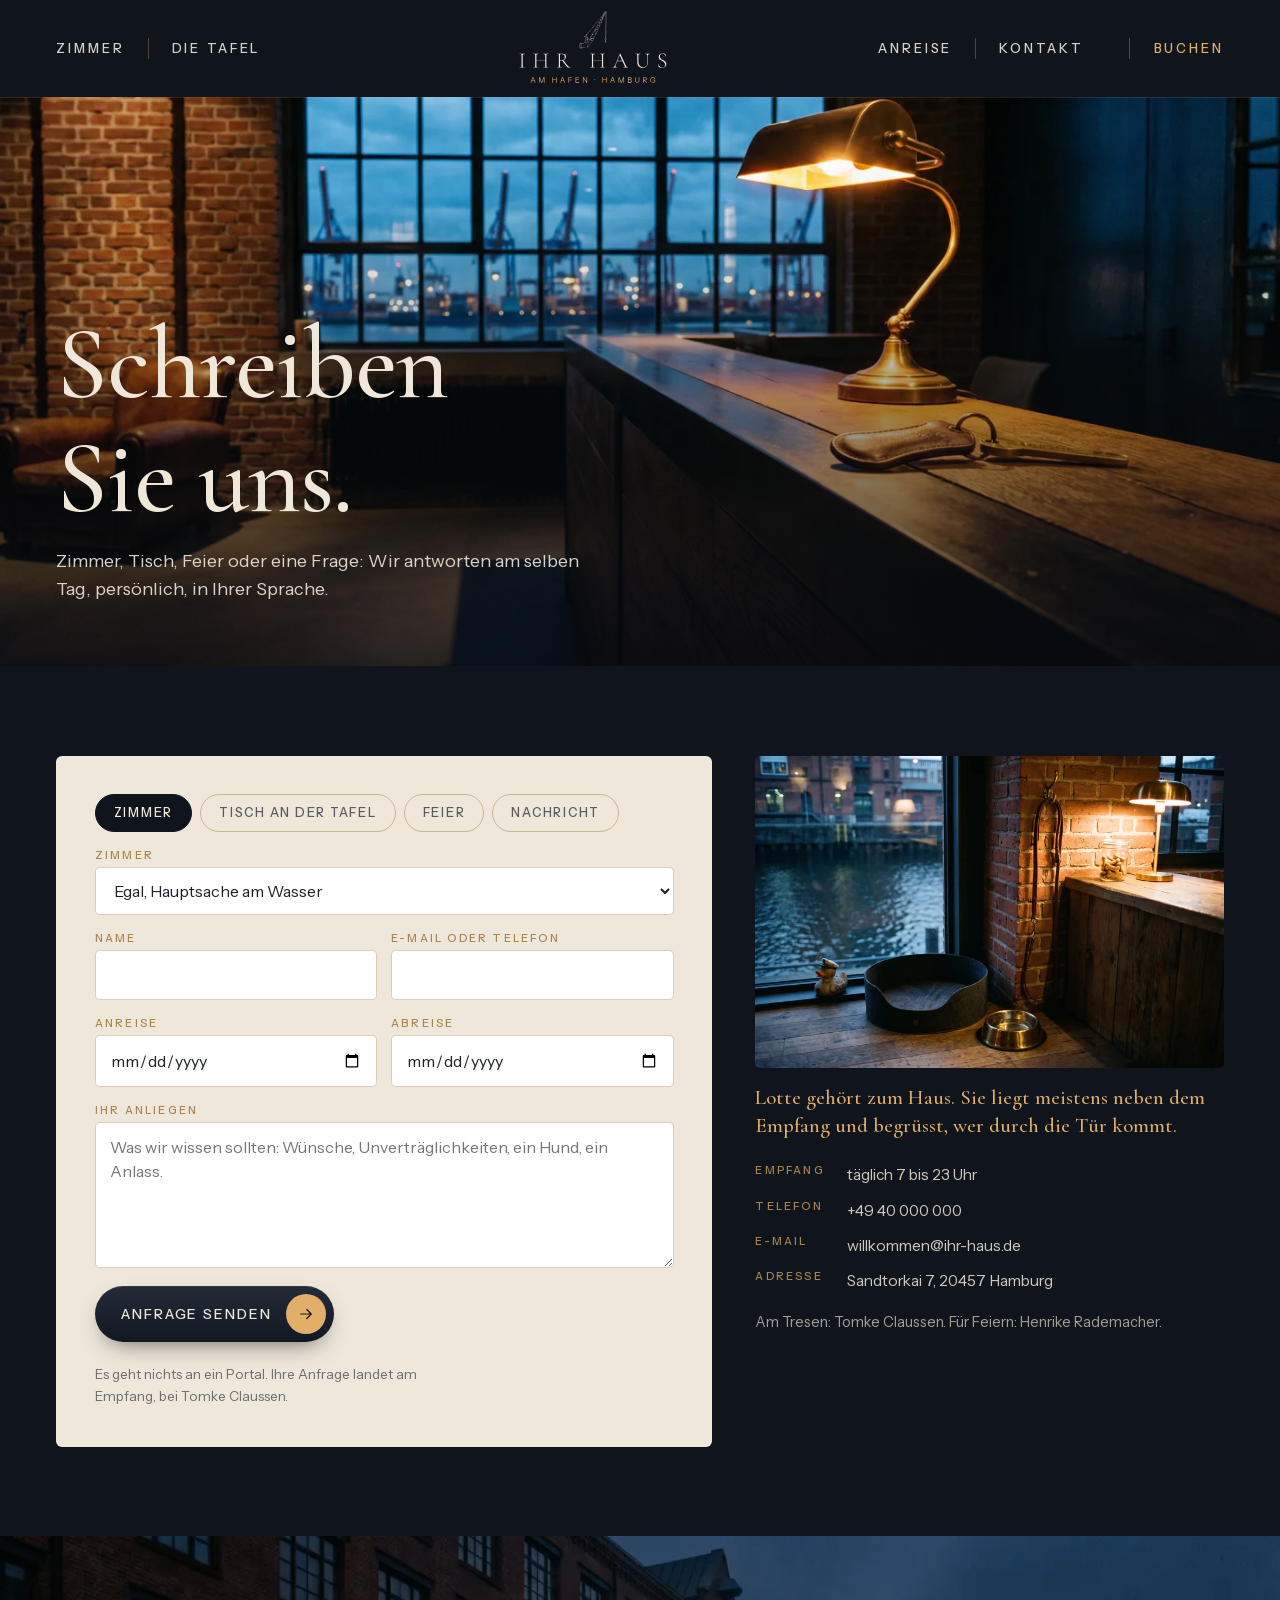
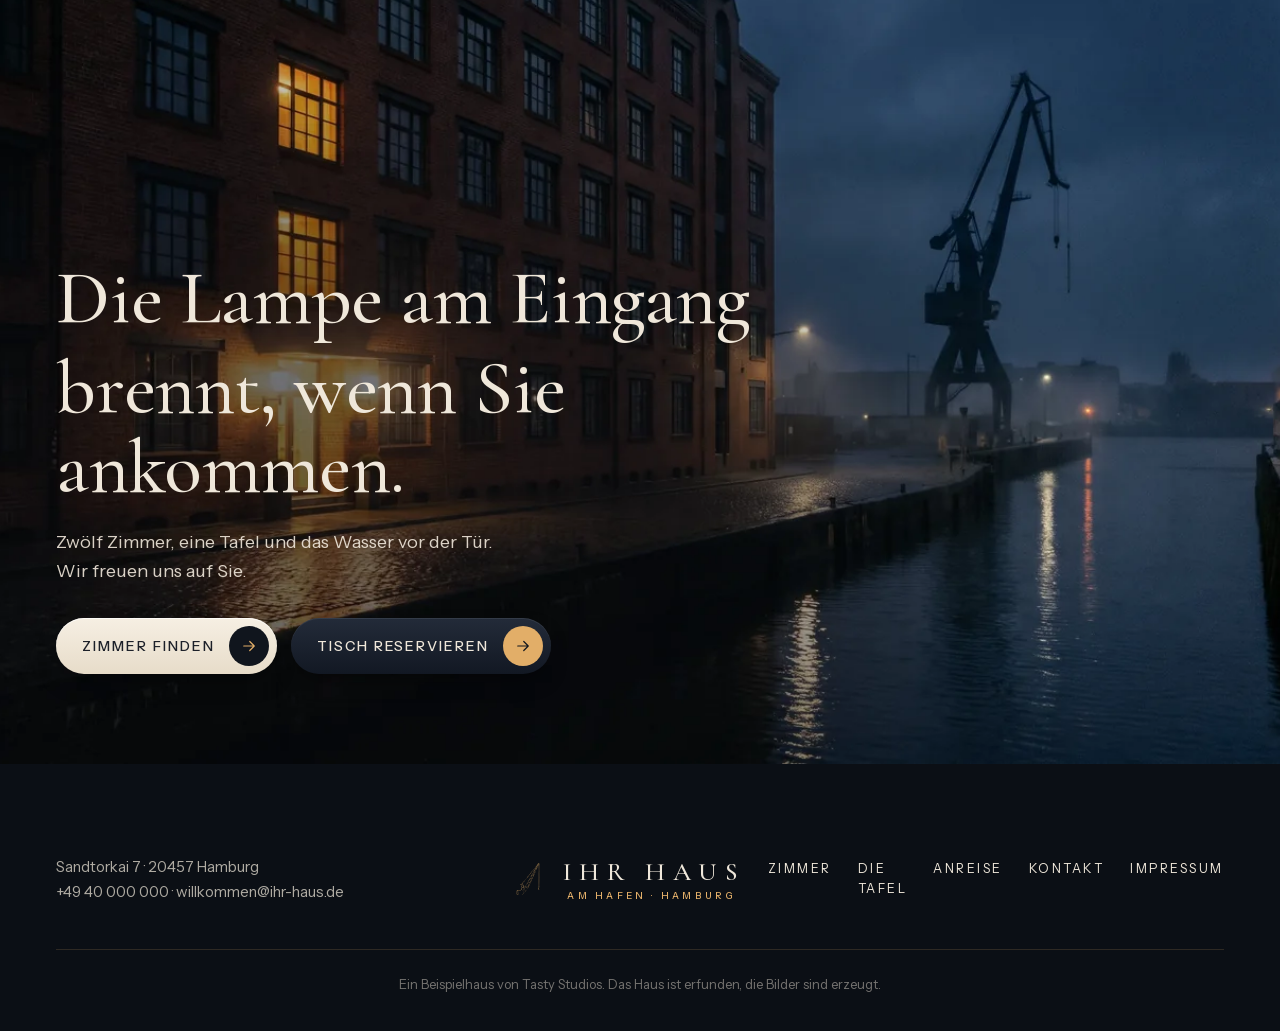
<file: Ihr Haus/kontakt.html>
<!doctype html>
<html lang="de" class="warte">
<head>
<meta charset="utf-8">
<meta name="viewport" content="width=device-width,initial-scale=1,viewport-fit=cover">
<title>Kontakt · Ihr Haus · Hamburg</title>
<meta name="description" content="Zimmer anfragen, Tisch reservieren, Feier planen oder eine Frage stellen: Der Empfang antwortet am selben Tag.">
<meta name="robots" content="noindex">
<meta name="theme-color" content="#10151d">
<link rel="preload" href="assets/fonts/CormorantGaramond-500.woff2" as="font" type="font/woff2" crossorigin>
<link rel="preload" href="assets/fonts/InstrumentSans-normal-400_600.woff2" as="font" type="font/woff2" crossorigin>
<link rel="preload" as="image" href="assets/img/empfang-1400.webp" imagesrcset="assets/img/empfang-800.webp 800w, assets/img/empfang-1400.webp 1400w, assets/img/empfang-2400.webp 2400w" imagesizes="100vw" fetchpriority="high">
<link rel="stylesheet" href="ihrhaus.css?v=3587401855">
<script>setTimeout(function(){document.documentElement.classList.remove('warte');document.documentElement.classList.add('los')},3500)</script>
</head>
<body class="u-kontakt">
<header class="leiste lv9 fest" data-leiste>
  <nav class="leiste__l lv9__t"><a href="zimmer.html">Zimmer</a><a href="tafel.html">Die Tafel</a></nav>
  <a class="llogo llogo--stapel" href="index.html" aria-label="Ihr Haus, zur Startseite"><svg class="lz" aria-hidden="true" xmlns="http://www.w3.org/2000/svg" viewBox="0 0 100 100"><g fill="currentColor" stroke="none" transform="translate(12.88 0.00) scale(0.118203)"><g transform="translate(0.000000,846.000000) scale(0.100000,-0.100000)"> <path d="M5682 8119 c-42 -24 -57 -40 -73 -75 -10 -25 -19 -52 -19 -60 0 -31 -34 -135 -50 -151 -9 -10 -38 -45 -66 -79 -27 -33 -67 -83 -89 -110 -22 -27 -74 -89 -116 -139 -41 -49 -100 -124 -131 -165 -30 -41 -97 -125 -149 -186 -52 -61 -119 -142 -149 -179 -30 -37 -69 -84 -86 -104 -17 -20 -56 -68 -85 -107 -30 -39 -100 -129 -157 -200 -56 -71 -131 -164 -165 -208 -34 -43 -98 -122 -143 -175 -44 -53 -85 -103 -90 -113 -12 -21 -113 -143 -186 -224 -32 -35 -58 -68 -58 -73 0 -6 -26 -41 -58 -78 -77 -92 -164 -197 -242 -297 -36 -46 -99 -124 -140 -174 -41 -50 -116 -142 -166 -204 -51 -62 -217 -268 -370 -457 -154 -189 -306 -378 -338 -420 -33 -42 -86 -107 -118 -146 -53 -63 -121 -145 -388 -469 -47 -56 -112 -135 -145 -175 l-60 -72 -17 40 c-18 43 -42 55 -94 49 -48 -5 -67 -55 -105 -278 l-33 -200 -111 5 c-60 3 -129 7 -151 10 -38 4 -43 2 -48 -21 -9 -33 1 -62 24 -74 21 -11 180 -29 240 -27 19 1 35 -1 34 -3 0 -3 -6 -39 -12 -80 -7 -41 -19 -122 -28 -180 -8 -58 -33 -204 -54 -325 -21 -121 -50 -294 -65 -385 -32 -203 -54 -300 -72 -320 -12 -13 -75 -15 -448 -15 -424 0 -434 0 -462 -21 -34 -26 -54 -90 -47 -159 2 -27 9 -169 15 -315 5 -146 12 -276 14 -290 2 -14 6 -58 10 -98 10 -104 21 -114 129 -120 l87 -5 -3 -59 -3 -59 -70 -4 c-38 -2 -87 0 -107 6 -40 10 -34 -7 -68 183 -30 166 -38 286 -34 516 2 129 5 253 6 275 2 30 -1 40 -12 40 -17 0 -24 -43 -39 -230 -13 -171 15 -528 54 -670 8 -27 19 -69 25 -92 10 -38 15 -44 53 -54 43 -11 205 -8 226 5 6 4 11 36 11 75 l0 68 61 7 c93 9 519 7 660 -4 209 -16 484 -17 484 -2 0 9 -37 14 -145 17 -80 3 -163 7 -185 9 -111 11 -664 25 -761 20 l-111 -7 -7 304 c-8 357 -17 475 -38 495 -8 8 -52 22 -99 31 -46 9 -89 17 -96 19 -27 7 7 62 45 76 40 13 265 16 622 8 241 -6 263 -1 283 68 29 98 124 653 192 1127 9 61 20 123 25 139 6 17 7 33 3 37 -5 4 -68 9 -140 12 -100 3 -139 8 -158 21 -39 26 -31 37 23 32 26 -3 98 -8 159 -11 111 -5 113 -5 118 17 3 13 14 79 25 148 42 253 61 310 104 310 23 0 45 -28 52 -65 5 -27 1 -41 -19 -67 -41 -55 -58 -96 -51 -125 12 -55 16 -63 30 -63 16 0 18 9 15 62 -2 20 5 51 15 69 l17 34 9 -25 c5 -14 13 -77 18 -140 8 -116 16 -176 72 -573 17 -120 29 -220 26 -222 -2 -2 -58 0 -123 5 -66 5 -135 10 -154 10 l-34 0 6 58 c6 57 67 384 88 472 18 74 26 150 17 156 -4 3 -10 -1 -12 -8 -28 -96 -41 -150 -71 -308 -44 -228 -67 -382 -57 -392 6 -6 234 -28 302 -28 52 -1 57 -12 80 -215 6 -49 18 -125 26 -169 18 -89 19 -199 4 -256 -22 -81 -135 -95 -314 -40 -54 16 -112 30 -128 30 -24 0 -32 6 -45 37 -29 71 2 204 87 361 75 139 126 182 213 182 62 0 107 10 107 25 0 21 -162 10 -209 -14 -103 -53 -244 -351 -243 -516 0 -81 13 -98 84 -109 24 -4 77 -17 118 -30 192 -60 351 -30 367 69 14 82 14 133 -2 222 -21 126 -55 371 -55 400 0 20 3 21 26 13 37 -14 59 -12 84 8 23 18 23 19 6 70 -17 49 -17 53 1 77 19 26 28 26 141 9 19 -3 32 -1 32 6 0 14 -53 36 -110 45 -67 11 -77 20 -95 82 -9 33 -41 95 -74 144 -49 72 -62 101 -80 180 -13 52 -27 103 -32 114 -5 11 -14 67 -19 125 -6 58 -13 125 -16 150 -5 44 -4 46 76 140 106 124 219 263 298 364 35 44 101 124 146 176 45 53 121 145 169 205 47 61 141 178 209 261 68 83 144 178 170 210 26 33 125 155 220 271 183 224 308 379 423 523 61 76 542 669 648 799 20 25 55 69 77 96 22 28 57 71 77 97 21 25 51 64 68 85 40 52 171 215 217 272 21 25 62 78 92 116 60 77 275 337 286 345 4 3 25 28 46 56 47 62 176 221 297 367 85 102 117 134 85 85 -8 -13 -32 -54 -53 -93 -147 -269 -268 -481 -388 -680 -60 -100 -227 -395 -257 -455 -12 -25 -57 -103 -99 -175 -43 -71 -118 -202 -168 -290 -50 -88 -139 -245 -198 -349 -60 -105 -134 -237 -165 -295 -73 -136 -177 -321 -246 -437 -30 -51 -54 -96 -54 -101 0 -5 -24 -48 -54 -96 -62 -98 -306 -533 -306 -545 0 -5 -19 -37 -43 -73 -23 -35 -69 -111 -101 -169 -33 -58 -84 -148 -113 -200 -85 -148 -226 -398 -265 -470 -19 -36 -79 -141 -133 -235 -203 -350 -349 -617 -390 -710 -32 -72 -93 -257 -173 -520 -70 -228 -224 -705 -306 -945 -53 -153 -74 -254 -59 -278 31 -51 66 -20 308 272 33 40 121 146 195 236 74 89 196 238 270 330 74 91 173 213 219 271 99 121 131 173 131 212 0 41 -26 84 -62 103 -18 9 -62 36 -98 59 -36 23 -91 57 -122 75 -69 41 -186 130 -170 130 19 0 101 -35 262 -113 228 -109 304 -133 329 -103 11 13 106 202 149 296 11 25 49 108 85 185 76 162 155 338 202 445 18 41 63 140 100 220 37 80 73 161 80 180 7 19 24 58 38 85 34 67 93 195 127 275 24 59 105 234 196 428 19 39 34 74 34 77 0 5 63 147 117 265 25 53 50 111 201 455 39 88 88 198 110 245 22 47 48 105 59 130 11 25 37 83 58 130 21 47 51 114 68 150 16 36 54 121 84 190 30 69 76 172 103 230 26 58 82 184 125 280 42 96 101 227 130 290 30 63 63 140 75 170 12 30 28 66 35 80 27 50 102 206 115 240 34 88 132 313 168 385 75 149 71 157 71 -165 0 -1182 12 -4869 16 -4885 4 -13 -7 -37 -30 -69 -41 -58 -46 -107 -14 -158 89 -142 97 -162 96 -228 -1 -48 -6 -68 -18 -77 -21 -16 -59 -96 -59 -125 0 -13 9 -42 20 -66 24 -52 72 -77 137 -69 53 6 71 20 95 74 15 34 16 46 7 67 -15 33 -36 33 -51 2 -14 -33 -36 -40 -64 -21 -31 20 -31 55 0 92 22 27 42 99 37 135 -2 16 28 81 93 202 39 74 32 147 -22 208 -13 16 -14 191 -8 1565 4 852 9 1618 11 1703 1 85 6 659 10 1275 l8 1120 -22 43 c-42 83 -146 105 -239 51z m175 -30 c18 -15 53 -92 53 -116 0 -33 -47 -107 -94 -149 -27 -25 -51 -43 -53 -40 -3 2 14 39 36 82 46 87 51 129 20 168 -23 30 -64 34 -108 12 -28 -15 -81 -83 -81 -104 0 -7 -4 -12 -9 -12 -11 0 4 62 24 100 39 76 152 108 212 59z m-63 -119 c0 -35 -11 -63 -45 -123 -45 -76 -46 -77 -63 -58 -61 68 6 239 89 228 17 -2 20 -9 19 -47z m112 -985 c-3 -429 -8 -978 -12 -1220 -11 -746 -20 -2129 -20 -2772 l1 -612 -35 2 c-19 1 -51 -2 -71 -6 l-36 -7 -6 57 c-6 76 -10 1111 -11 3353 -1 1479 2 1846 12 1892 12 51 17 59 57 82 23 14 58 41 76 60 l34 34 8 -42 c5 -22 6 -392 3 -821z m-291 815 c3 -10 20 -31 37 -45 l31 -27 -18 -51 c-10 -29 -33 -81 -52 -117 -33 -62 -41 -69 -156 -142 -66 -43 -122 -76 -124 -74 -6 6 46 106 142 271 49 83 95 162 104 177 19 33 27 35 36 8z m-118 -502 c-25 -62 -52 -126 -61 -143 -8 -16 -35 -77 -59 -135 -38 -89 -215 -471 -221 -477 -3 -4 -76 292 -76 309 0 15 72 52 161 81 25 9 63 26 83 38 l39 23 -7 155 -7 156 48 30 c97 60 138 83 141 80 2 -2 -17 -54 -41 -117z m-177 -206 l0 -82 -32 -15 c-18 -7 -75 -32 -125 -53 l-93 -40 25 42 c13 22 39 68 59 101 19 33 59 104 88 157 l53 98 12 -63 c7 -34 12 -99 13 -145z m-256 -348 c38 -147 49 -202 43 -216 -2 -8 -36 -27 -73 -42 -38 -16 -113 -48 -167 -71 l-97 -43 28 51 c16 29 57 104 92 167 88 161 142 251 147 247 2 -3 14 -44 27 -93z m17 -385 c-32 -74 -84 -190 -116 -259 -31 -69 -62 -136 -67 -150 -10 -22 -12 -17 -23 50 -7 41 -27 132 -46 202 -30 113 -32 129 -19 142 14 13 149 72 252 110 25 9 52 24 59 32 26 31 17 2 -40 -127z m-286 -174 c21 -82 38 -174 39 -204 l1 -54 -130 -52 c-71 -28 -168 -71 -214 -94 -45 -23 -81 -38 -80 -34 10 23 205 360 259 448 20 33 47 80 59 103 12 24 24 42 25 40 2 -1 20 -70 41 -153z m42 -373 c-20 -43 -68 -149 -108 -237 -109 -244 -159 -351 -159 -343 0 4 -29 102 -65 217 -36 116 -65 223 -65 239 0 27 6 32 93 72 223 101 332 146 336 137 2 -5 -13 -43 -32 -85z m-372 -357 c65 -209 67 -215 62 -229 -3 -7 -49 -29 -103 -51 -55 -21 -144 -57 -199 -80 -55 -23 -126 -52 -158 -65 -91 -36 -91 -32 4 -322 91 -281 96 -308 59 -320 -175 -52 -276 -85 -380 -123 -69 -26 -140 -51 -159 -58 -76 -26 -76 -24 109 -571 50 -150 50 -154 -40 -171 -19 -4 -103 -29 -187 -56 -83 -27 -206 -65 -273 -84 -126 -36 -175 -58 -185 -83 -3 -8 10 -49 29 -91 18 -42 83 -186 143 -321 60 -135 112 -252 116 -262 13 -36 -11 -44 -581 -194 -112 -29 -213 -56 -224 -60 -24 -7 33 105 202 401 57 99 121 214 143 255 22 41 79 143 127 225 48 83 101 175 117 205 16 30 90 161 163 290 74 129 150 264 170 300 59 106 138 246 223 395 44 77 109 192 144 255 36 63 72 126 81 140 9 14 37 63 63 110 25 47 74 135 109 195 34 61 89 160 123 220 33 61 67 121 77 135 9 14 40 68 67 120 28 52 59 109 69 127 l19 32 12 -57 c6 -31 33 -124 58 -207z m71 -313 c-8 -21 -27 -65 -44 -98 -16 -32 -49 -104 -72 -159 -23 -55 -78 -179 -122 -275 -44 -96 -93 -204 -108 -240 -63 -150 -104 -241 -154 -345 -30 -60 -88 -186 -129 -280 -41 -93 -103 -231 -137 -305 -34 -74 -77 -169 -95 -210 -18 -41 -81 -181 -140 -310 -59 -129 -138 -302 -175 -385 -37 -82 -90 -197 -117 -255 -28 -58 -63 -133 -78 -168 -16 -35 -36 -67 -45 -72 -19 -10 -120 31 -335 136 -166 81 -226 101 -260 86 -15 -7 -25 -18 -23 -25 5 -21 119 -118 179 -153 271 -158 284 -167 295 -210 5 -17 -1 -35 -20 -62 -31 -46 -364 -456 -790 -976 -125 -152 -227 -266 -238 -266 -4 0 -8 10 -8 23 0 25 121 406 259 817 49 146 117 353 151 460 34 107 77 241 97 296 l35 101 166 42 c170 42 332 86 545 147 66 19 125 34 133 34 7 0 21 11 29 24 15 23 13 31 -55 187 -40 90 -107 241 -151 336 -43 94 -79 176 -79 182 0 17 46 36 195 81 77 23 185 57 240 77 55 19 133 43 172 53 140 34 144 55 50 295 -19 50 -58 164 -87 254 -59 188 -63 172 43 214 125 51 438 157 461 157 15 0 35 12 50 31 30 35 30 36 -21 184 -55 160 -123 379 -123 396 0 11 21 24 63 39 34 13 80 32 102 43 50 26 326 135 342 136 9 1 9 -8 -1 -37z m-2524 -2598 c10 -11 29 -53 42 -92 l23 -71 -20 -14 -21 -14 22 -63 c24 -70 22 -80 -14 -80 -26 0 -29 7 -15 30 15 23 1 33 -20 14 -11 -9 -22 -14 -26 -10 -7 6 -26 119 -58 345 -8 58 -15 107 -15 110 0 3 19 -25 41 -64 23 -38 50 -79 61 -91z m3889 -233 c40 -41 38 -76 -14 -174 -24 -45 -51 -102 -60 -126 -10 -24 -20 -42 -22 -40 -4 5 -53 95 -102 191 l-34 67 20 40 c26 51 62 70 129 71 46 0 58 -4 83 -29z m-126 -491 c-43 -47 -11 -123 57 -137 37 -7 31 -26 -12 -34 -61 -13 -110 25 -110 84 0 34 34 102 57 116 25 14 30 -5 8 -29z m-5221 -520 c33 -5 64 -14 69 -19 5 -5 11 -40 13 -78 10 -214 14 -347 16 -508 l3 -180 -85 0 -85 0 -12 60 c-15 73 -30 328 -32 563 l-2 172 28 0 c15 0 55 -4 87 -10z"/> </g></g></svg><svg class="lw" aria-hidden="true" xmlns="http://www.w3.org/2000/svg" viewBox="-2 -65.80000000000001 676.7 69.10000000000001"><path fill="currentColor" d="M19.200000000000003 -8.1Q19.200000000000003 -5.2 19.800000000000004 -3.7Q20.400000000000002 -2.2 22.35 -1.7000000000000002Q24.3 -1.2000000000000002 28.1 -1.2000000000000002Q28.3 -1.2000000000000002 28.3 -0.6000000000000001Q28.3 0.0 28.1 0.0Q25.700000000000003 0.0 22.800000000000004 -0.1Q19.900000000000002 -0.2 16.400000000000002 -0.2Q13.100000000000001 -0.2 10.15 -0.1Q7.2 0.0 4.800000000000001 0.0Q4.5 0.0 4.5 -0.6000000000000001Q4.5 -1.2000000000000002 4.800000000000001 -1.2000000000000002Q8.6 -1.2000000000000002 10.55 -1.7000000000000002Q12.5 -2.2 13.15 -3.7Q13.8 -5.2 13.8 -8.1V-54.400000000000006Q13.8 -57.300000000000004 13.15 -58.75Q12.5 -60.2 10.55 -60.75Q8.6 -61.300000000000004 4.800000000000001 -61.300000000000004Q4.5 -61.300000000000004 4.5 -61.900000000000006Q4.5 -62.5 4.800000000000001 -62.5Q7.2 -62.5 10.15 -62.35Q13.100000000000001 -62.2 16.400000000000002 -62.2Q19.900000000000002 -62.2 22.85 -62.35Q25.8 -62.5 28.1 -62.5Q28.3 -62.5 28.3 -61.900000000000006Q28.3 -61.300000000000004 28.1 -61.300000000000004Q24.3 -61.300000000000004 22.4 -60.7Q20.5 -60.1 19.85 -58.6Q19.200000000000003 -57.1 19.200000000000003 -54.2Z M120.80000000000001 -54.2Q120.80000000000001 -57.1 120.2 -58.6Q119.6 -60.1 117.7 -60.7Q115.80000000000001 -61.300000000000004 111.9 -61.300000000000004Q111.6 -61.300000000000004 111.6 -61.900000000000006Q111.6 -62.5 111.9 -62.5Q114.2 -62.5 117.15 -62.35Q120.1 -62.2 123.5 -62.2Q126.7 -62.2 129.7 -62.35Q132.7 -62.5 135.0 -62.5Q135.3 -62.5 135.3 -61.900000000000006Q135.3 -61.300000000000004 135.0 -61.300000000000004Q131.2 -61.300000000000004 129.25 -60.75Q127.3 -60.2 126.65 -58.75Q126.0 -57.300000000000004 126.0 -54.400000000000006V-8.1Q126.0 -5.2 126.65 -3.7Q127.3 -2.2 129.25 -1.7000000000000002Q131.2 -1.2000000000000002 135.0 -1.2000000000000002Q135.3 -1.2000000000000002 135.3 -0.6000000000000001Q135.3 0.0 135.0 0.0Q132.7 0.0 129.7 -0.1Q126.7 -0.2 123.5 -0.2Q120.1 -0.2 117.15 -0.1Q114.2 0.0 111.9 0.0Q111.6 0.0 111.6 -0.6000000000000001Q111.6 -1.2000000000000002 111.9 -1.2000000000000002Q115.80000000000001 -1.2000000000000002 117.7 -1.7000000000000002Q119.6 -2.2 120.2 -3.7Q120.80000000000001 -5.2 120.80000000000001 -8.1ZM78.0 -31.6V-33.5H123.0V-31.6ZM75.6 -8.1V-54.400000000000006Q75.6 -57.300000000000004 74.94999999999999 -58.75Q74.3 -60.2 72.4 -60.75Q70.5 -61.300000000000004 66.7 -61.300000000000004Q66.5 -61.300000000000004 66.5 -61.900000000000006Q66.5 -62.5 66.7 -62.5Q69.1 -62.5 72.05 -62.35Q75.0 -62.2 78.2 -62.2Q81.7 -62.2 84.6 -62.35Q87.5 -62.5 89.8 -62.5Q90.0 -62.5 90.0 -61.900000000000006Q90.0 -61.300000000000004 89.8 -61.300000000000004Q86.0 -61.300000000000004 84.1 -60.7Q82.2 -60.1 81.55000000000001 -58.6Q80.9 -57.1 80.9 -54.2V-8.1Q80.9 -5.2 81.5 -3.7Q82.1 -2.2 84.05 -1.7000000000000002Q86.0 -1.2000000000000002 89.8 -1.2000000000000002Q90.0 -1.2000000000000002 90.0 -0.6000000000000001Q90.0 0.0 89.8 0.0Q87.4 0.0 84.55000000000001 -0.1Q81.7 -0.2 78.2 -0.2Q75.0 -0.2 72.0 -0.1Q69.0 0.0 66.6 0.0Q66.4 0.0 66.4 -0.6000000000000001Q66.4 -1.2000000000000002 66.6 -1.2000000000000002Q70.4 -1.2000000000000002 72.35 -1.7000000000000002Q74.3 -2.2 74.94999999999999 -3.7Q75.6 -5.2 75.6 -8.1Z M224.8 0.0Q223.10000000000002 0.0 219.20000000000002 -3.9000000000000004Q215.3 -7.800000000000001 209.8 -15.05Q204.3 -22.3 197.5 -32.2L202.3 -33.7Q210.9 -21.6 216.9 -14.450000000000001Q222.9 -7.300000000000001 227.5 -4.25Q232.10000000000002 -1.2000000000000002 236.40000000000003 -1.2000000000000002Q236.70000000000002 -1.2000000000000002 236.70000000000002 -0.6000000000000001Q236.70000000000002 0.0 236.40000000000003 0.0Q231.9 0.0 229.05 0.0Q226.20000000000002 0.0 224.8 0.0ZM198.70000000000002 -62.800000000000004Q206.4 -62.800000000000004 210.45 -59.10000000000001Q214.5 -55.400000000000006 214.5 -49.5Q214.5 -44.2 211.4 -39.900000000000006Q208.3 -35.6 203.15 -33.1Q198.0 -30.6 191.8 -30.6Q190.9 -30.6 189.7 -30.700000000000003Q188.5 -30.8 187.5 -30.900000000000002V-8.1Q187.5 -5.2 188.10000000000002 -3.7Q188.70000000000002 -2.2 190.65000000000003 -1.7000000000000002Q192.60000000000002 -1.2000000000000002 196.4 -1.2000000000000002Q196.70000000000002 -1.2000000000000002 196.70000000000002 -0.6000000000000001Q196.70000000000002 0.0 196.4 0.0Q194.0 0.0 191.15 -0.1Q188.3 -0.2 184.8 -0.2Q181.60000000000002 -0.2 178.60000000000002 -0.1Q175.60000000000002 0.0 173.20000000000002 0.0Q173.0 0.0 173.0 -0.6000000000000001Q173.0 -1.2000000000000002 173.20000000000002 -1.2000000000000002Q177.0 -1.2000000000000002 178.95 -1.7000000000000002Q180.9 -2.2 181.60000000000002 -3.7Q182.3 -5.2 182.3 -8.1V-54.400000000000006Q182.3 -57.300000000000004 181.65 -58.75Q181.0 -60.2 179.10000000000002 -60.75Q177.20000000000002 -61.300000000000004 173.4 -61.300000000000004Q173.10000000000002 -61.300000000000004 173.10000000000002 -61.900000000000006Q173.10000000000002 -62.5 173.4 -62.5Q175.70000000000002 -62.5 178.65000000000003 -62.35Q181.60000000000002 -62.2 184.8 -62.2Q187.9 -62.2 192.0 -62.5Q196.10000000000002 -62.800000000000004 198.70000000000002 -62.800000000000004ZM208.9 -46.800000000000004Q208.9 -52.2 207.15 -55.400000000000006Q205.4 -58.6 202.15 -60.05Q198.9 -61.5 194.3 -61.5Q190.70000000000002 -61.5 189.10000000000002 -60.2Q187.5 -58.900000000000006 187.5 -54.2V-33.2Q188.9 -33.1 190.55 -33.0Q192.20000000000002 -32.9 193.5 -32.9Q202.10000000000002 -32.9 205.5 -36.5Q208.9 -40.1 208.9 -46.800000000000004Z M376.7 -54.2Q376.7 -57.1 376.1 -58.6Q375.5 -60.1 373.6 -60.7Q371.7 -61.300000000000004 367.79999999999995 -61.300000000000004Q367.5 -61.300000000000004 367.5 -61.900000000000006Q367.5 -62.5 367.79999999999995 -62.5Q370.09999999999997 -62.5 373.04999999999995 -62.35Q376.0 -62.2 379.4 -62.2Q382.59999999999997 -62.2 385.59999999999997 -62.35Q388.59999999999997 -62.5 390.9 -62.5Q391.2 -62.5 391.2 -61.900000000000006Q391.2 -61.300000000000004 390.9 -61.300000000000004Q387.09999999999997 -61.300000000000004 385.15 -60.75Q383.2 -60.2 382.54999999999995 -58.75Q381.9 -57.300000000000004 381.9 -54.400000000000006V-8.1Q381.9 -5.2 382.54999999999995 -3.7Q383.2 -2.2 385.15 -1.7000000000000002Q387.09999999999997 -1.2000000000000002 390.9 -1.2000000000000002Q391.2 -1.2000000000000002 391.2 -0.6000000000000001Q391.2 0.0 390.9 0.0Q388.59999999999997 0.0 385.59999999999997 -0.1Q382.59999999999997 -0.2 379.4 -0.2Q376.0 -0.2 373.04999999999995 -0.1Q370.09999999999997 0.0 367.79999999999995 0.0Q367.5 0.0 367.5 -0.6000000000000001Q367.5 -1.2000000000000002 367.79999999999995 -1.2000000000000002Q371.7 -1.2000000000000002 373.6 -1.7000000000000002Q375.5 -2.2 376.1 -3.7Q376.7 -5.2 376.7 -8.1ZM333.9 -31.6V-33.5H378.9V-31.6ZM331.5 -8.1V-54.400000000000006Q331.5 -57.300000000000004 330.85 -58.75Q330.2 -60.2 328.29999999999995 -60.75Q326.4 -61.300000000000004 322.59999999999997 -61.300000000000004Q322.4 -61.300000000000004 322.4 -61.900000000000006Q322.4 -62.5 322.59999999999997 -62.5Q325.0 -62.5 327.95 -62.35Q330.9 -62.2 334.09999999999997 -62.2Q337.59999999999997 -62.2 340.5 -62.35Q343.4 -62.5 345.7 -62.5Q345.9 -62.5 345.9 -61.900000000000006Q345.9 -61.300000000000004 345.7 -61.300000000000004Q341.9 -61.300000000000004 340.0 -60.7Q338.09999999999997 -60.1 337.44999999999993 -58.6Q336.79999999999995 -57.1 336.79999999999995 -54.2V-8.1Q336.79999999999995 -5.2 337.4 -3.7Q338.0 -2.2 339.95 -1.7000000000000002Q341.9 -1.2000000000000002 345.7 -1.2000000000000002Q345.9 -1.2000000000000002 345.9 -0.6000000000000001Q345.9 0.0 345.7 0.0Q343.29999999999995 0.0 340.44999999999993 -0.1Q337.59999999999997 -0.2 334.09999999999997 -0.2Q330.9 -0.2 327.9 -0.1Q324.9 0.0 322.5 0.0Q322.29999999999995 0.0 322.29999999999995 -0.6000000000000001Q322.29999999999995 -1.2000000000000002 322.5 -1.2000000000000002Q326.29999999999995 -1.2000000000000002 328.25 -1.7000000000000002Q330.2 -2.2 330.85 -3.7Q331.5 -5.2 331.5 -8.1Z M444.7 -28.700000000000003 445.59999999999997 -30.5H471.5L472.2 -28.700000000000003ZM494.1 -1.2000000000000002Q494.5 -1.2000000000000002 494.5 -0.6000000000000001Q494.5 0.0 494.1 0.0Q491.3 0.0 488.35 -0.2Q485.4 -0.4 482.7 -0.4Q479.6 -0.4 477.35 -0.2Q475.1 0.0 472.4 0.0Q472.0 0.0 472.0 -0.6000000000000001Q472.0 -1.2000000000000002 472.4 -1.2000000000000002Q478.0 -1.2000000000000002 479.45 -2.7Q480.9 -4.2 479.0 -8.4L456.4 -57.0L458.3 -58.7L439.0 -12.3Q436.5 -6.2 438.6 -3.7Q440.7 -1.2000000000000002 447.5 -1.2000000000000002Q448.0 -1.2000000000000002 448.0 -0.6000000000000001Q448.0 0.0 447.5 0.0Q444.5 0.0 442.0 -0.2Q439.5 -0.4 435.7 -0.4Q432.2 -0.4 430.04999999999995 -0.2Q427.9 0.0 424.9 0.0Q424.5 0.0 424.5 -0.6000000000000001Q424.5 -1.2000000000000002 424.9 -1.2000000000000002Q427.59999999999997 -1.2000000000000002 429.59999999999997 -2.2Q431.59999999999997 -3.2 433.34999999999997 -5.800000000000001Q435.09999999999997 -8.4 437.09999999999997 -13.200000000000001L458.0 -63.5Q458.2 -63.800000000000004 458.65 -63.800000000000004Q459.09999999999997 -63.800000000000004 459.2 -63.5L482.4 -13.700000000000001Q484.7 -8.700000000000001 486.5 -5.950000000000001Q488.3 -3.2 490.1 -2.2Q491.9 -1.2000000000000002 494.1 -1.2000000000000002Z M581.7 -52.0Q581.7 -56.800000000000004 579.6500000000001 -59.050000000000004Q577.6 -61.300000000000004 573.2 -61.300000000000004Q572.9 -61.300000000000004 572.9 -61.900000000000006Q572.9 -62.5 573.2 -62.5Q575.4 -62.5 577.75 -62.35Q580.1 -62.2 582.9 -62.2Q585.2 -62.2 587.55 -62.35Q589.9 -62.5 591.8 -62.5Q592.0 -62.5 592.0 -61.900000000000006Q592.0 -61.300000000000004 591.8 -61.300000000000004Q587.8 -61.300000000000004 585.8499999999999 -59.050000000000004Q583.9 -56.800000000000004 583.9 -52.0V-23.400000000000002Q583.9 -15.5 581.0 -10.0Q578.1 -4.5 572.85 -1.6Q567.6 1.3 560.6 1.3Q553.2 1.3 547.7 -1.6500000000000004Q542.2 -4.6000000000000005 539.2 -9.950000000000001Q536.2 -15.3 536.2 -22.5V-54.400000000000006Q536.2 -57.300000000000004 535.55 -58.75Q534.9 -60.2 533.0 -60.75Q531.1 -61.300000000000004 527.3 -61.300000000000004Q527.1 -61.300000000000004 527.1 -61.900000000000006Q527.1 -62.5 527.3 -62.5Q529.7 -62.5 532.6 -62.35Q535.5 -62.2 538.8 -62.2Q542.2 -62.2 545.1500000000001 -62.35Q548.1 -62.5 550.3 -62.5Q550.6 -62.5 550.6 -61.900000000000006Q550.6 -61.300000000000004 550.3 -61.300000000000004Q546.5 -61.300000000000004 544.6 -60.7Q542.7 -60.1 542.1 -58.6Q541.5 -57.1 541.5 -54.2V-26.0Q541.5 -14.200000000000001 547.0 -7.9Q552.5 -1.6 562.4 -1.6Q571.6 -1.6 576.6500000000001 -7.4Q581.7 -13.200000000000001 581.7 -23.3Z M638.0 -50.400000000000006Q638.0 -46.2 640.05 -43.25Q642.1 -40.300000000000004 645.35 -38.1Q648.6 -35.9 652.2 -33.800000000000004Q655.9000000000001 -31.700000000000003 659.3000000000001 -29.35Q662.7 -27.0 664.95 -23.75Q667.2 -20.5 667.2 -15.700000000000001Q667.2 -11.100000000000001 664.95 -7.250000000000001Q662.7 -3.4000000000000004 658.2 -1.1Q653.7 1.2000000000000002 646.9000000000001 1.2000000000000002Q644.7 1.2000000000000002 642.5500000000001 0.9000000000000001Q640.4000000000001 0.6000000000000001 638.1500000000001 -0.14999999999999997Q635.9000000000001 -0.9 633.3000000000001 -2.2Q632.8000000000001 -2.5 632.6500000000001 -2.95Q632.5 -3.4000000000000004 632.4000000000001 -4.1000000000000005L630.9000000000001 -17.1Q630.8000000000001 -17.6 631.3500000000001 -17.65Q631.9000000000001 -17.7 632.0 -17.3Q632.4000000000001 -14.3 633.6000000000001 -11.3Q634.8000000000001 -8.3 636.8500000000001 -5.800000000000001Q638.9000000000001 -3.3000000000000003 641.95 -1.7500000000000002Q645.0 -0.2 649.1 -0.2Q652.2 -0.2 655.1 -1.35Q658.0 -2.5 659.85 -5.1Q661.7 -7.7 661.7 -12.200000000000001Q661.7 -17.1 659.5500000000001 -20.35Q657.4000000000001 -23.6 654.1000000000001 -25.950000000000003Q650.8000000000001 -28.3 647.1 -30.400000000000002Q643.6 -32.5 640.3 -34.8Q637.0 -37.1 634.95 -40.25Q632.9000000000001 -43.400000000000006 632.9000000000001 -48.1Q632.9000000000001 -53.300000000000004 635.5 -56.75Q638.1 -60.2 642.25 -61.900000000000006Q646.4000000000001 -63.6 650.9000000000001 -63.6Q653.5 -63.6 656.35 -63.05Q659.2 -62.5 662.3000000000001 -61.2Q663.1 -60.900000000000006 663.45 -60.45Q663.8000000000001 -60.0 663.8000000000001 -59.5L664.7 -48.900000000000006Q664.7 -48.5 664.1500000000001 -48.5Q663.6 -48.5 663.5 -48.900000000000006Q663.3000000000001 -51.1 662.45 -53.45Q661.6 -55.800000000000004 659.95 -57.800000000000004Q658.3000000000001 -59.800000000000004 655.75 -61.050000000000004Q653.2 -62.300000000000004 649.6 -62.300000000000004Q645.3000000000001 -62.300000000000004 642.75 -60.5Q640.2 -58.7 639.1 -56.0Q638.0 -53.300000000000004 638.0 -50.400000000000006Z"/></svg><svg class="lu" aria-hidden="true" xmlns="http://www.w3.org/2000/svg" viewBox="-2 -75.0 1673.5999999999997 78.0"><path fill="currentColor" d="M3.6 0.0 31.400000000000002 -72.0H38.6L11.5 0.0ZM60.800000000000004 0.0 33.7 -72.0H41.400000000000006L69.2 0.0ZM17.400000000000002 -29.1H55.0V-21.900000000000002H17.400000000000002Z M115.39999999999999 0.0V-72.0H128.0L154.0 -2.6H150.2L176.0 -72.0H188.8V0.0H180.7V-67.7H181.8L156.7 0.0H146.9L121.8 -67.10000000000001H122.9V0.0Z M294.0 0.0V-72.0H302.2V0.0ZM342.2 0.0V-72.0H350.4V0.0ZM298.2 -41.1H345.79999999999995V-33.9H298.2Z M396.6 0.0 424.4 -72.0H431.6L404.5 0.0ZM453.8 0.0 426.7 -72.0H434.4L462.2 0.0ZM410.4 -29.1H448.0V-21.900000000000002H410.4Z M508.40000000000003 0.0V-72.0H516.6V0.0ZM512.6 -30.900000000000002V-38.1H551.4V-30.900000000000002ZM512.6 -64.8V-72.0H554.2V-64.8Z M602.6 0.0V-72.0H610.8V0.0ZM606.8 0.0V-7.2H650.8V0.0ZM606.8 -33.9V-41.1H647.2V-33.9ZM606.8 -64.8V-72.0H650.0V-64.8Z M700.4 0.0V-72.0H708.9L750.1999999999999 -11.4L749.0 -11.200000000000001V-72.0H756.8V0.0H748.3L707.0 -60.6L708.1999999999999 -60.800000000000004V0.0Z M853.4 -33.5V-43.8H863.6999999999999V-33.5Z M960.3 0.0V-72.0H968.4999999999999V0.0ZM1008.4999999999999 0.0V-72.0H1016.6999999999999V0.0ZM964.4999999999999 -41.1H1012.0999999999999V-33.9H964.4999999999999Z M1062.8999999999999 0.0 1090.7 -72.0H1097.8999999999999L1070.8 0.0ZM1120.1 0.0 1093.0 -72.0H1100.7L1128.5 0.0ZM1076.7 -29.1H1114.3V-21.900000000000002H1076.7Z M1174.6999999999998 0.0V-72.0H1187.3L1213.3 -2.6H1209.5L1235.3 -72.0H1248.1V0.0H1240.0V-67.7H1241.1L1216.0 0.0H1206.1999999999998L1181.1 -67.10000000000001H1182.1999999999998V0.0Z M1304.6999999999998 0.0V-6.800000000000001H1327.6999999999998Q1334.2999999999997 -6.800000000000001 1338.1999999999998 -10.4Q1342.1 -14.0 1342.1 -20.1Q1342.1 -26.6 1338.0 -30.5Q1333.8999999999999 -34.4 1326.9999999999998 -34.4H1304.6999999999998V-41.0H1325.8999999999999Q1332.6999999999998 -41.0 1336.4999999999998 -44.3Q1340.2999999999997 -47.6 1340.2999999999997 -53.6Q1340.2999999999997 -59.2 1336.7499999999998 -62.2Q1333.1999999999998 -65.2 1326.3999999999999 -65.2H1304.6999999999998V-72.0H1327.1Q1336.9999999999998 -72.0 1342.7499999999998 -67.3Q1348.4999999999998 -62.6 1348.4999999999998 -54.5Q1348.4999999999998 -49.400000000000006 1346.1999999999998 -45.400000000000006Q1343.8999999999999 -41.400000000000006 1339.8999999999999 -39.150000000000006Q1335.8999999999999 -36.9 1330.6999999999998 -36.9L1331.1999999999998 -39.0Q1336.6999999999998 -39.0 1341.0499999999997 -36.400000000000006Q1345.3999999999999 -33.800000000000004 1347.9499999999998 -29.35Q1350.4999999999998 -24.900000000000002 1350.4999999999998 -19.200000000000003Q1350.4999999999998 -13.5 1347.7499999999998 -9.15Q1344.9999999999998 -4.800000000000001 1339.9999999999998 -2.4000000000000004Q1334.9999999999998 0.0 1328.3999999999999 0.0ZM1299.2999999999997 0.0V-72.0H1307.4999999999998V0.0Z M1423.7999999999997 1.0Q1410.7999999999997 1.0 1403.5499999999997 -6.95Q1396.2999999999997 -14.9 1396.2999999999997 -29.200000000000003V-72.0H1404.4999999999998V-28.8Q1404.4999999999998 -18.0 1409.4999999999998 -12.2Q1414.4999999999998 -6.4 1423.7999999999997 -6.4Q1433.2999999999997 -6.4 1438.2999999999997 -12.150000000000002Q1443.2999999999997 -17.900000000000002 1443.2999999999997 -28.8V-72.0H1451.4999999999998V-29.1Q1451.4999999999998 -14.9 1444.1999999999998 -6.95Q1436.8999999999996 1.0 1423.7999999999997 1.0Z M1502.0999999999997 0.0V-72.0H1528.6999999999998Q1536.3999999999999 -72.0 1541.7999999999997 -69.5Q1547.1999999999998 -67.0 1550.0499999999997 -62.55Q1552.8999999999999 -58.1 1552.8999999999999 -52.0Q1552.8999999999999 -45.900000000000006 1550.0499999999997 -41.35000000000001Q1547.1999999999998 -36.800000000000004 1541.7999999999997 -34.25Q1536.3999999999999 -31.700000000000003 1528.6999999999998 -31.700000000000003H1508.0999999999997V-38.900000000000006H1528.3999999999999Q1536.3999999999999 -38.900000000000006 1540.5499999999997 -42.400000000000006Q1544.6999999999998 -45.900000000000006 1544.6999999999998 -52.0Q1544.6999999999998 -58.0 1540.6 -61.4Q1536.4999999999998 -64.8 1528.3999999999999 -64.8H1510.2999999999997V0.0ZM1544.2999999999997 0.0 1505.9999999999998 -35.7H1517.1999999999998L1556.6999999999998 0.0Z M1634.0999999999997 1.0Q1623.0999999999997 1.0 1614.9999999999995 -3.5Q1606.8999999999996 -8.0 1602.4999999999995 -16.15Q1598.0999999999997 -24.3 1598.0999999999997 -35.4Q1598.0999999999997 -46.5 1602.4499999999998 -54.95Q1606.7999999999997 -63.400000000000006 1614.5499999999997 -68.2Q1622.2999999999997 -73.0 1632.3999999999996 -73.0Q1640.2999999999997 -73.0 1646.7499999999995 -70.0Q1653.1999999999996 -67.0 1657.3499999999997 -61.7Q1661.4999999999998 -56.400000000000006 1662.3999999999996 -49.400000000000006H1654.1999999999996Q1653.1999999999996 -56.800000000000004 1647.3499999999997 -61.2Q1641.4999999999998 -65.60000000000001 1632.6999999999996 -65.60000000000001Q1624.7999999999997 -65.60000000000001 1618.8999999999996 -61.85000000000001Q1612.9999999999998 -58.1 1609.7499999999998 -51.400000000000006Q1606.4999999999998 -44.7 1606.4999999999998 -35.6Q1606.4999999999998 -26.5 1609.8499999999997 -19.95Q1613.1999999999996 -13.4 1619.5499999999997 -9.9Q1625.8999999999996 -6.4 1634.7999999999997 -6.4Q1640.8999999999996 -6.4 1645.6999999999998 -8.15Q1650.4999999999998 -9.9 1654.3999999999996 -13.600000000000001L1662.5999999999997 -10.600000000000001Q1657.0999999999997 -4.800000000000001 1649.9499999999998 -1.9000000000000004Q1642.7999999999997 1.0 1634.0999999999997 1.0ZM1654.3999999999996 -10.600000000000001V-33.9L1657.4999999999998 -30.8H1634.6999999999996V-38.0H1662.5999999999997V-10.600000000000001Z"/></svg></a>
  <nav class="leiste__r lv9__t"><a href="anreise.html">Anreise</a><a href="kontakt.html">Kontakt</a></nav>
  <a class="lv9__b" href="kontakt.html#anfrage">Buchen</a>
</header>
<main>
<section class="kopfbild" id="oben">
  <div class="kopfbild__b"><img src="assets/img/empfang-1400.webp" srcset="assets/img/empfang-800.webp 800w, assets/img/empfang-1400.webp 1400w, assets/img/empfang-2400.webp 2400w" sizes="100vw" width="2752" height="1536" alt="Die Theke am Empfang mit Messinglampe" style="object-position:50% 50%" fetchpriority="high" decoding="sync"></div>
  <div class="kopfbild__t"><h1 class="kopfbild__h"><span class="sl"><span style="--i:0">Schreiben</span></span><span class="sl"><span style="--i:1">Sie uns.</span></span></h1><p class="kopfbild__p">Zimmer, Tisch, Feier oder eine Frage: Wir antworten am selben Tag, persönlich, in Ihrer Sprache.</p></div>
</section><section class="anfrage" id="anfrage"><div class="anfrage__w">
  <form class="af sw" id="af" novalidate>
    <div class="af-arten" role="tablist"><button type="button" class="art an" data-art="zimmer">Zimmer</button><button type="button" class="art" data-art="tisch">Tisch an der Tafel</button><button type="button" class="art" data-art="feier">Feier</button><button type="button" class="art" data-art="nachricht">Nachricht</button></div>
    <div class="af-feld af-feld--zimmer" data-nur="zimmer"><label>Zimmer<select name="zimmer"><option value="">Egal, Hauptsache am Wasser</option><option value="speicher">Speicherzimmer</option><option value="wasser">Zimmer zum Wasser</option><option value="kran">Kranzimmer</option><option value="dach">Dachsuite</option></select></label></div>
    <div class="af-zwei"><label>Name<input name="name" type="text" required autocomplete="name"></label><label>E-Mail oder Telefon<input name="kontakt" type="text" required autocomplete="email"></label></div>
    <div class="af-zwei"><label><span data-tag="zimmer">Anreise</span><span data-tag="tisch feier">Datum</span><span data-tag="nachricht">Datum, falls es eines gibt</span><input name="datum" type="date"></label><label><span data-tag="zimmer">Abreise</span><span data-tag="tisch feier nachricht">Personen</span><input name="datum2" type="text" inputmode="numeric"></label></div>
    <label>Ihr Anliegen<textarea name="text" rows="5" maxlength="1200" placeholder="Was wir wissen sollten: Wünsche, Unverträglichkeiten, ein Hund, ein Anlass."></textarea></label>
    <input type="text" name="website" class="af-falle" tabindex="-1" autocomplete="off">
    <div class="af-fuss"><button type="submit" class="kn kn--nacht"><span>Anfrage senden</span><i class="kn__k"><svg viewBox="0 0 24 24" aria-hidden="true"><path d="M5 12h13M13 6l6 6-6 6"/></svg></i></button><p>Es geht nichts an ein Portal. Ihre Anfrage landet am Empfang, bei Tomke Claussen.</p></div>
    <div class="af-danke" hidden><b>Vielen Dank.</b><p>Ihre Anfrage ist am Empfang angekommen. Sie hören heute noch von uns.</p></div>
  </form>
  <aside class="af-seite sw" style="--i:1">
    <figure class="rahmen"><img src="assets/img/s-hundeplatz-1400.webp" srcset="assets/img/s-hundeplatz-800.webp 800w, assets/img/s-hundeplatz-1400.webp 1400w, assets/img/s-hundeplatz-2400.webp 2400w" sizes="(max-width:900px) 100vw, 36vw" width="2528" height="1696" alt="Lottes Platz neben dem Empfang" loading="lazy" decoding="async"></figure>
    <p class="af-lotte">Lotte gehört zum Haus. Sie liegt meistens neben dem Empfang und begrüsst, wer durch die Tür kommt.</p>
    <dl><dt>Empfang</dt><dd>täglich 7 bis 23 Uhr</dd><dt>Telefon</dt><dd>+49 40 000 000</dd><dt>E-Mail</dt><dd>willkommen@ihr-haus.de</dd><dt>Adresse</dt><dd>Sandtorkai 7, 20457 Hamburg</dd></dl>
    <p class="af-satz">Am Tresen: Tomke Claussen. Für Feiern: Henrike Rademacher.</p>
  </aside>
</div></section><section class="schluss sw-feld" aria-labelledby="h-schluss">
  <div class="schluss__b"><img src="assets/img/schluss-1400.webp" srcset="assets/img/schluss-800.webp 800w, assets/img/schluss-1400.webp 1400w, assets/img/schluss-2400.webp 2400w" sizes="100vw" width="2752" height="1536" alt="Der Speicher am Kanal bei Nacht, zwei Fenster brennen" style="object-position:62% 50%" loading="lazy" decoding="async"></div>
  <div class="schluss__t">
    <h2 class="t1 schluss__h"><span class="sl"><span style="--i:0">Die Lampe am Eingang</span></span><span class="sl"><span style="--i:1">brennt, wenn Sie ankommen.</span></span></h2>
    <p>Zwölf Zimmer, eine Tafel und das Wasser vor der Tür. Wir freuen uns auf Sie.</p>
    <div class="knoepfe"><a class="kn kn--hell" href="zimmer.html"><span>Zimmer finden</span><i class="kn__k"><svg viewBox="0 0 24 24" aria-hidden="true"><path d="M5 12h13M13 6l6 6-6 6"/></svg></i></a><a class="kn kn--nacht" href="kontakt.html#tisch"><span>Tisch reservieren</span><i class="kn__k"><svg viewBox="0 0 24 24" aria-hidden="true"><path d="M5 12h13M13 6l6 6-6 6"/></svg></i></a></div>
  </div>
</section>
</main>
<footer class="fuss">
  <div class="fuss__w">
    <div class="fuss__m"><svg class="zeichen" xmlns="http://www.w3.org/2000/svg" viewBox="0 0 100 100" role="img" aria-label="Der Kran als klare Linie"><g fill="currentColor" stroke="none" transform="translate(12.88 0.00) scale(0.118203)"><g transform="translate(0.000000,846.000000) scale(0.100000,-0.100000)"> <path d="M5682 8119 c-42 -24 -57 -40 -73 -75 -10 -25 -19 -52 -19 -60 0 -31 -34 -135 -50 -151 -9 -10 -38 -45 -66 -79 -27 -33 -67 -83 -89 -110 -22 -27 -74 -89 -116 -139 -41 -49 -100 -124 -131 -165 -30 -41 -97 -125 -149 -186 -52 -61 -119 -142 -149 -179 -30 -37 -69 -84 -86 -104 -17 -20 -56 -68 -85 -107 -30 -39 -100 -129 -157 -200 -56 -71 -131 -164 -165 -208 -34 -43 -98 -122 -143 -175 -44 -53 -85 -103 -90 -113 -12 -21 -113 -143 -186 -224 -32 -35 -58 -68 -58 -73 0 -6 -26 -41 -58 -78 -77 -92 -164 -197 -242 -297 -36 -46 -99 -124 -140 -174 -41 -50 -116 -142 -166 -204 -51 -62 -217 -268 -370 -457 -154 -189 -306 -378 -338 -420 -33 -42 -86 -107 -118 -146 -53 -63 -121 -145 -388 -469 -47 -56 -112 -135 -145 -175 l-60 -72 -17 40 c-18 43 -42 55 -94 49 -48 -5 -67 -55 -105 -278 l-33 -200 -111 5 c-60 3 -129 7 -151 10 -38 4 -43 2 -48 -21 -9 -33 1 -62 24 -74 21 -11 180 -29 240 -27 19 1 35 -1 34 -3 0 -3 -6 -39 -12 -80 -7 -41 -19 -122 -28 -180 -8 -58 -33 -204 -54 -325 -21 -121 -50 -294 -65 -385 -32 -203 -54 -300 -72 -320 -12 -13 -75 -15 -448 -15 -424 0 -434 0 -462 -21 -34 -26 -54 -90 -47 -159 2 -27 9 -169 15 -315 5 -146 12 -276 14 -290 2 -14 6 -58 10 -98 10 -104 21 -114 129 -120 l87 -5 -3 -59 -3 -59 -70 -4 c-38 -2 -87 0 -107 6 -40 10 -34 -7 -68 183 -30 166 -38 286 -34 516 2 129 5 253 6 275 2 30 -1 40 -12 40 -17 0 -24 -43 -39 -230 -13 -171 15 -528 54 -670 8 -27 19 -69 25 -92 10 -38 15 -44 53 -54 43 -11 205 -8 226 5 6 4 11 36 11 75 l0 68 61 7 c93 9 519 7 660 -4 209 -16 484 -17 484 -2 0 9 -37 14 -145 17 -80 3 -163 7 -185 9 -111 11 -664 25 -761 20 l-111 -7 -7 304 c-8 357 -17 475 -38 495 -8 8 -52 22 -99 31 -46 9 -89 17 -96 19 -27 7 7 62 45 76 40 13 265 16 622 8 241 -6 263 -1 283 68 29 98 124 653 192 1127 9 61 20 123 25 139 6 17 7 33 3 37 -5 4 -68 9 -140 12 -100 3 -139 8 -158 21 -39 26 -31 37 23 32 26 -3 98 -8 159 -11 111 -5 113 -5 118 17 3 13 14 79 25 148 42 253 61 310 104 310 23 0 45 -28 52 -65 5 -27 1 -41 -19 -67 -41 -55 -58 -96 -51 -125 12 -55 16 -63 30 -63 16 0 18 9 15 62 -2 20 5 51 15 69 l17 34 9 -25 c5 -14 13 -77 18 -140 8 -116 16 -176 72 -573 17 -120 29 -220 26 -222 -2 -2 -58 0 -123 5 -66 5 -135 10 -154 10 l-34 0 6 58 c6 57 67 384 88 472 18 74 26 150 17 156 -4 3 -10 -1 -12 -8 -28 -96 -41 -150 -71 -308 -44 -228 -67 -382 -57 -392 6 -6 234 -28 302 -28 52 -1 57 -12 80 -215 6 -49 18 -125 26 -169 18 -89 19 -199 4 -256 -22 -81 -135 -95 -314 -40 -54 16 -112 30 -128 30 -24 0 -32 6 -45 37 -29 71 2 204 87 361 75 139 126 182 213 182 62 0 107 10 107 25 0 21 -162 10 -209 -14 -103 -53 -244 -351 -243 -516 0 -81 13 -98 84 -109 24 -4 77 -17 118 -30 192 -60 351 -30 367 69 14 82 14 133 -2 222 -21 126 -55 371 -55 400 0 20 3 21 26 13 37 -14 59 -12 84 8 23 18 23 19 6 70 -17 49 -17 53 1 77 19 26 28 26 141 9 19 -3 32 -1 32 6 0 14 -53 36 -110 45 -67 11 -77 20 -95 82 -9 33 -41 95 -74 144 -49 72 -62 101 -80 180 -13 52 -27 103 -32 114 -5 11 -14 67 -19 125 -6 58 -13 125 -16 150 -5 44 -4 46 76 140 106 124 219 263 298 364 35 44 101 124 146 176 45 53 121 145 169 205 47 61 141 178 209 261 68 83 144 178 170 210 26 33 125 155 220 271 183 224 308 379 423 523 61 76 542 669 648 799 20 25 55 69 77 96 22 28 57 71 77 97 21 25 51 64 68 85 40 52 171 215 217 272 21 25 62 78 92 116 60 77 275 337 286 345 4 3 25 28 46 56 47 62 176 221 297 367 85 102 117 134 85 85 -8 -13 -32 -54 -53 -93 -147 -269 -268 -481 -388 -680 -60 -100 -227 -395 -257 -455 -12 -25 -57 -103 -99 -175 -43 -71 -118 -202 -168 -290 -50 -88 -139 -245 -198 -349 -60 -105 -134 -237 -165 -295 -73 -136 -177 -321 -246 -437 -30 -51 -54 -96 -54 -101 0 -5 -24 -48 -54 -96 -62 -98 -306 -533 -306 -545 0 -5 -19 -37 -43 -73 -23 -35 -69 -111 -101 -169 -33 -58 -84 -148 -113 -200 -85 -148 -226 -398 -265 -470 -19 -36 -79 -141 -133 -235 -203 -350 -349 -617 -390 -710 -32 -72 -93 -257 -173 -520 -70 -228 -224 -705 -306 -945 -53 -153 -74 -254 -59 -278 31 -51 66 -20 308 272 33 40 121 146 195 236 74 89 196 238 270 330 74 91 173 213 219 271 99 121 131 173 131 212 0 41 -26 84 -62 103 -18 9 -62 36 -98 59 -36 23 -91 57 -122 75 -69 41 -186 130 -170 130 19 0 101 -35 262 -113 228 -109 304 -133 329 -103 11 13 106 202 149 296 11 25 49 108 85 185 76 162 155 338 202 445 18 41 63 140 100 220 37 80 73 161 80 180 7 19 24 58 38 85 34 67 93 195 127 275 24 59 105 234 196 428 19 39 34 74 34 77 0 5 63 147 117 265 25 53 50 111 201 455 39 88 88 198 110 245 22 47 48 105 59 130 11 25 37 83 58 130 21 47 51 114 68 150 16 36 54 121 84 190 30 69 76 172 103 230 26 58 82 184 125 280 42 96 101 227 130 290 30 63 63 140 75 170 12 30 28 66 35 80 27 50 102 206 115 240 34 88 132 313 168 385 75 149 71 157 71 -165 0 -1182 12 -4869 16 -4885 4 -13 -7 -37 -30 -69 -41 -58 -46 -107 -14 -158 89 -142 97 -162 96 -228 -1 -48 -6 -68 -18 -77 -21 -16 -59 -96 -59 -125 0 -13 9 -42 20 -66 24 -52 72 -77 137 -69 53 6 71 20 95 74 15 34 16 46 7 67 -15 33 -36 33 -51 2 -14 -33 -36 -40 -64 -21 -31 20 -31 55 0 92 22 27 42 99 37 135 -2 16 28 81 93 202 39 74 32 147 -22 208 -13 16 -14 191 -8 1565 4 852 9 1618 11 1703 1 85 6 659 10 1275 l8 1120 -22 43 c-42 83 -146 105 -239 51z m175 -30 c18 -15 53 -92 53 -116 0 -33 -47 -107 -94 -149 -27 -25 -51 -43 -53 -40 -3 2 14 39 36 82 46 87 51 129 20 168 -23 30 -64 34 -108 12 -28 -15 -81 -83 -81 -104 0 -7 -4 -12 -9 -12 -11 0 4 62 24 100 39 76 152 108 212 59z m-63 -119 c0 -35 -11 -63 -45 -123 -45 -76 -46 -77 -63 -58 -61 68 6 239 89 228 17 -2 20 -9 19 -47z m112 -985 c-3 -429 -8 -978 -12 -1220 -11 -746 -20 -2129 -20 -2772 l1 -612 -35 2 c-19 1 -51 -2 -71 -6 l-36 -7 -6 57 c-6 76 -10 1111 -11 3353 -1 1479 2 1846 12 1892 12 51 17 59 57 82 23 14 58 41 76 60 l34 34 8 -42 c5 -22 6 -392 3 -821z m-291 815 c3 -10 20 -31 37 -45 l31 -27 -18 -51 c-10 -29 -33 -81 -52 -117 -33 -62 -41 -69 -156 -142 -66 -43 -122 -76 -124 -74 -6 6 46 106 142 271 49 83 95 162 104 177 19 33 27 35 36 8z m-118 -502 c-25 -62 -52 -126 -61 -143 -8 -16 -35 -77 -59 -135 -38 -89 -215 -471 -221 -477 -3 -4 -76 292 -76 309 0 15 72 52 161 81 25 9 63 26 83 38 l39 23 -7 155 -7 156 48 30 c97 60 138 83 141 80 2 -2 -17 -54 -41 -117z m-177 -206 l0 -82 -32 -15 c-18 -7 -75 -32 -125 -53 l-93 -40 25 42 c13 22 39 68 59 101 19 33 59 104 88 157 l53 98 12 -63 c7 -34 12 -99 13 -145z m-256 -348 c38 -147 49 -202 43 -216 -2 -8 -36 -27 -73 -42 -38 -16 -113 -48 -167 -71 l-97 -43 28 51 c16 29 57 104 92 167 88 161 142 251 147 247 2 -3 14 -44 27 -93z m17 -385 c-32 -74 -84 -190 -116 -259 -31 -69 -62 -136 -67 -150 -10 -22 -12 -17 -23 50 -7 41 -27 132 -46 202 -30 113 -32 129 -19 142 14 13 149 72 252 110 25 9 52 24 59 32 26 31 17 2 -40 -127z m-286 -174 c21 -82 38 -174 39 -204 l1 -54 -130 -52 c-71 -28 -168 -71 -214 -94 -45 -23 -81 -38 -80 -34 10 23 205 360 259 448 20 33 47 80 59 103 12 24 24 42 25 40 2 -1 20 -70 41 -153z m42 -373 c-20 -43 -68 -149 -108 -237 -109 -244 -159 -351 -159 -343 0 4 -29 102 -65 217 -36 116 -65 223 -65 239 0 27 6 32 93 72 223 101 332 146 336 137 2 -5 -13 -43 -32 -85z m-372 -357 c65 -209 67 -215 62 -229 -3 -7 -49 -29 -103 -51 -55 -21 -144 -57 -199 -80 -55 -23 -126 -52 -158 -65 -91 -36 -91 -32 4 -322 91 -281 96 -308 59 -320 -175 -52 -276 -85 -380 -123 -69 -26 -140 -51 -159 -58 -76 -26 -76 -24 109 -571 50 -150 50 -154 -40 -171 -19 -4 -103 -29 -187 -56 -83 -27 -206 -65 -273 -84 -126 -36 -175 -58 -185 -83 -3 -8 10 -49 29 -91 18 -42 83 -186 143 -321 60 -135 112 -252 116 -262 13 -36 -11 -44 -581 -194 -112 -29 -213 -56 -224 -60 -24 -7 33 105 202 401 57 99 121 214 143 255 22 41 79 143 127 225 48 83 101 175 117 205 16 30 90 161 163 290 74 129 150 264 170 300 59 106 138 246 223 395 44 77 109 192 144 255 36 63 72 126 81 140 9 14 37 63 63 110 25 47 74 135 109 195 34 61 89 160 123 220 33 61 67 121 77 135 9 14 40 68 67 120 28 52 59 109 69 127 l19 32 12 -57 c6 -31 33 -124 58 -207z m71 -313 c-8 -21 -27 -65 -44 -98 -16 -32 -49 -104 -72 -159 -23 -55 -78 -179 -122 -275 -44 -96 -93 -204 -108 -240 -63 -150 -104 -241 -154 -345 -30 -60 -88 -186 -129 -280 -41 -93 -103 -231 -137 -305 -34 -74 -77 -169 -95 -210 -18 -41 -81 -181 -140 -310 -59 -129 -138 -302 -175 -385 -37 -82 -90 -197 -117 -255 -28 -58 -63 -133 -78 -168 -16 -35 -36 -67 -45 -72 -19 -10 -120 31 -335 136 -166 81 -226 101 -260 86 -15 -7 -25 -18 -23 -25 5 -21 119 -118 179 -153 271 -158 284 -167 295 -210 5 -17 -1 -35 -20 -62 -31 -46 -364 -456 -790 -976 -125 -152 -227 -266 -238 -266 -4 0 -8 10 -8 23 0 25 121 406 259 817 49 146 117 353 151 460 34 107 77 241 97 296 l35 101 166 42 c170 42 332 86 545 147 66 19 125 34 133 34 7 0 21 11 29 24 15 23 13 31 -55 187 -40 90 -107 241 -151 336 -43 94 -79 176 -79 182 0 17 46 36 195 81 77 23 185 57 240 77 55 19 133 43 172 53 140 34 144 55 50 295 -19 50 -58 164 -87 254 -59 188 -63 172 43 214 125 51 438 157 461 157 15 0 35 12 50 31 30 35 30 36 -21 184 -55 160 -123 379 -123 396 0 11 21 24 63 39 34 13 80 32 102 43 50 26 326 135 342 136 9 1 9 -8 -1 -37z m-2524 -2598 c10 -11 29 -53 42 -92 l23 -71 -20 -14 -21 -14 22 -63 c24 -70 22 -80 -14 -80 -26 0 -29 7 -15 30 15 23 1 33 -20 14 -11 -9 -22 -14 -26 -10 -7 6 -26 119 -58 345 -8 58 -15 107 -15 110 0 3 19 -25 41 -64 23 -38 50 -79 61 -91z m3889 -233 c40 -41 38 -76 -14 -174 -24 -45 -51 -102 -60 -126 -10 -24 -20 -42 -22 -40 -4 5 -53 95 -102 191 l-34 67 20 40 c26 51 62 70 129 71 46 0 58 -4 83 -29z m-126 -491 c-43 -47 -11 -123 57 -137 37 -7 31 -26 -12 -34 -61 -13 -110 25 -110 84 0 34 34 102 57 116 25 14 30 -5 8 -29z m-5221 -520 c33 -5 64 -14 69 -19 5 -5 11 -40 13 -78 10 -214 14 -347 16 -508 l3 -180 -85 0 -85 0 -12 60 c-15 73 -30 328 -32 563 l-2 172 28 0 c15 0 55 -4 87 -10z"/> </g></g></svg><a class="logo" href="index.html" aria-label="Ihr Haus, zur Startseite"><b>Ihr Haus</b><small>Am Hafen · Hamburg</small></a></div>
    <p>Sandtorkai 7 · 20457 Hamburg<br>+49 40 000 000 · willkommen@ihr-haus.de</p>
    <nav><a href="zimmer.html">Zimmer</a><a href="tafel.html">Die Tafel</a><a href="anreise.html">Anreise</a><a href="kontakt.html">Kontakt</a><a href="impressum.html">Impressum</a></nav>
  </div>
  <p class="fuss__klein">Ein Beispielhaus von Tasty Studios. Das Haus ist erfunden, die Bilder sind erzeugt.</p>
</footer>
<script>window.IH_B={"s-aussen-wasser": [800, 1400, 2400], "empfang": [800, 1400, 2400], "s-eingang": [800, 1400, 1792], "s-lobby": [800, 1400, 2400], "s-schluesselbrett": [800, 1400, 2400], "s-fensterplatz": [800, 1400, 2400], "z-speicherzimmer": [800, 1400, 2400], "d-bett": [800, 1400, 2400], "z-leseecke": [800, 1400, 2400], "zimmer": [800, 1400, 2400], "z-schreibtisch": [800, 1400, 2400], "z-bettdetail": [800, 1400, 2400], "z-kranzimmer": [800, 1400, 2400], "z-wanne": [800, 1400, 2400], "z-morgen": [800, 1400, 2400], "z-dachsuite": [800, 1400, 2400], "z-bad": [800, 1400, 1792], "z-minibar": [800, 1400, 2400], "r-gastraum": [800, 1400, 2400], "r-brot": [800, 1400, 2400], "r-krabben": [800, 1400, 2400], "r-zander": [800, 1400, 2400], "r-lamm": [800, 1400, 2400], "r-gruetze": [800, 1400, 2400], "r-pass": [800, 1400, 2400], "r-weinkeller": [800, 1400, 1792], "r-tisch-fenster": [800, 1400, 2400], "m-schluessel": [800, 1400, 2400], "m-papier": [800, 1400], "m-seife": [800, 1400, 2400], "m-nebel": [800, 1400, 2400], "m-material": [800, 1400], "s-hundeplatz": [800, 1400, 2400], "s-dachboden": [800, 1400, 2400], "s-bibliothek": [800, 1400, 2400], "bar": [800, 1400, 2400], "r-zutaten": [800, 1400, 2400], "r-franzbroetchen": [800, 1400, 2400], "a-speicherstadt": [800, 1400, 2400], "a-faehre": [800, 1400, 2400], "a-koffer": [800, 1400, 2400], "a-raeder": [800, 1400, 2400], "a-anleger": [800, 1400, 2400], "aussen": [800, 1400, 2400], "m-backstein": [800, 1400, 2400], "hero": [800, 1400, 2400], "schluss": [800, 1400, 2400], "hero-m": [600, 1000]};</script>
<script src="ihrhaus.js?v=3587401855"></script>
</body>
</html>
</file>
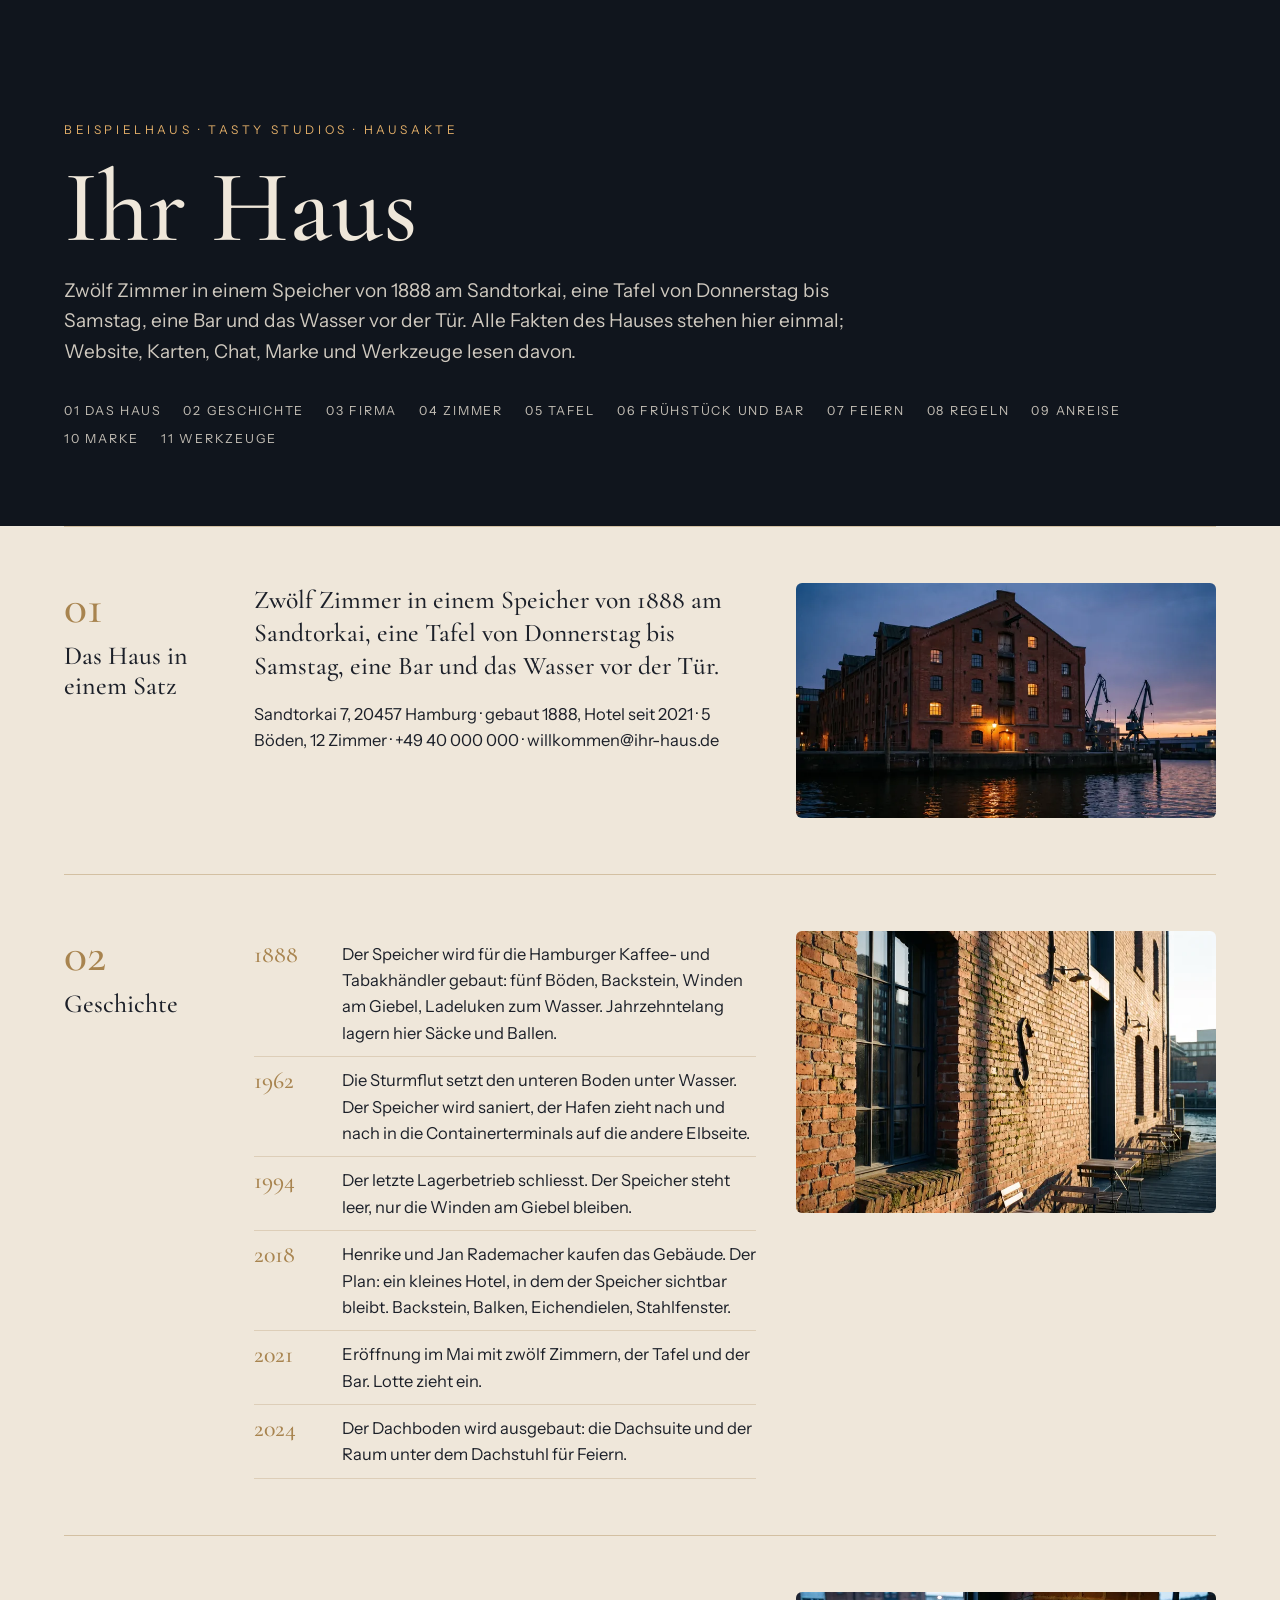
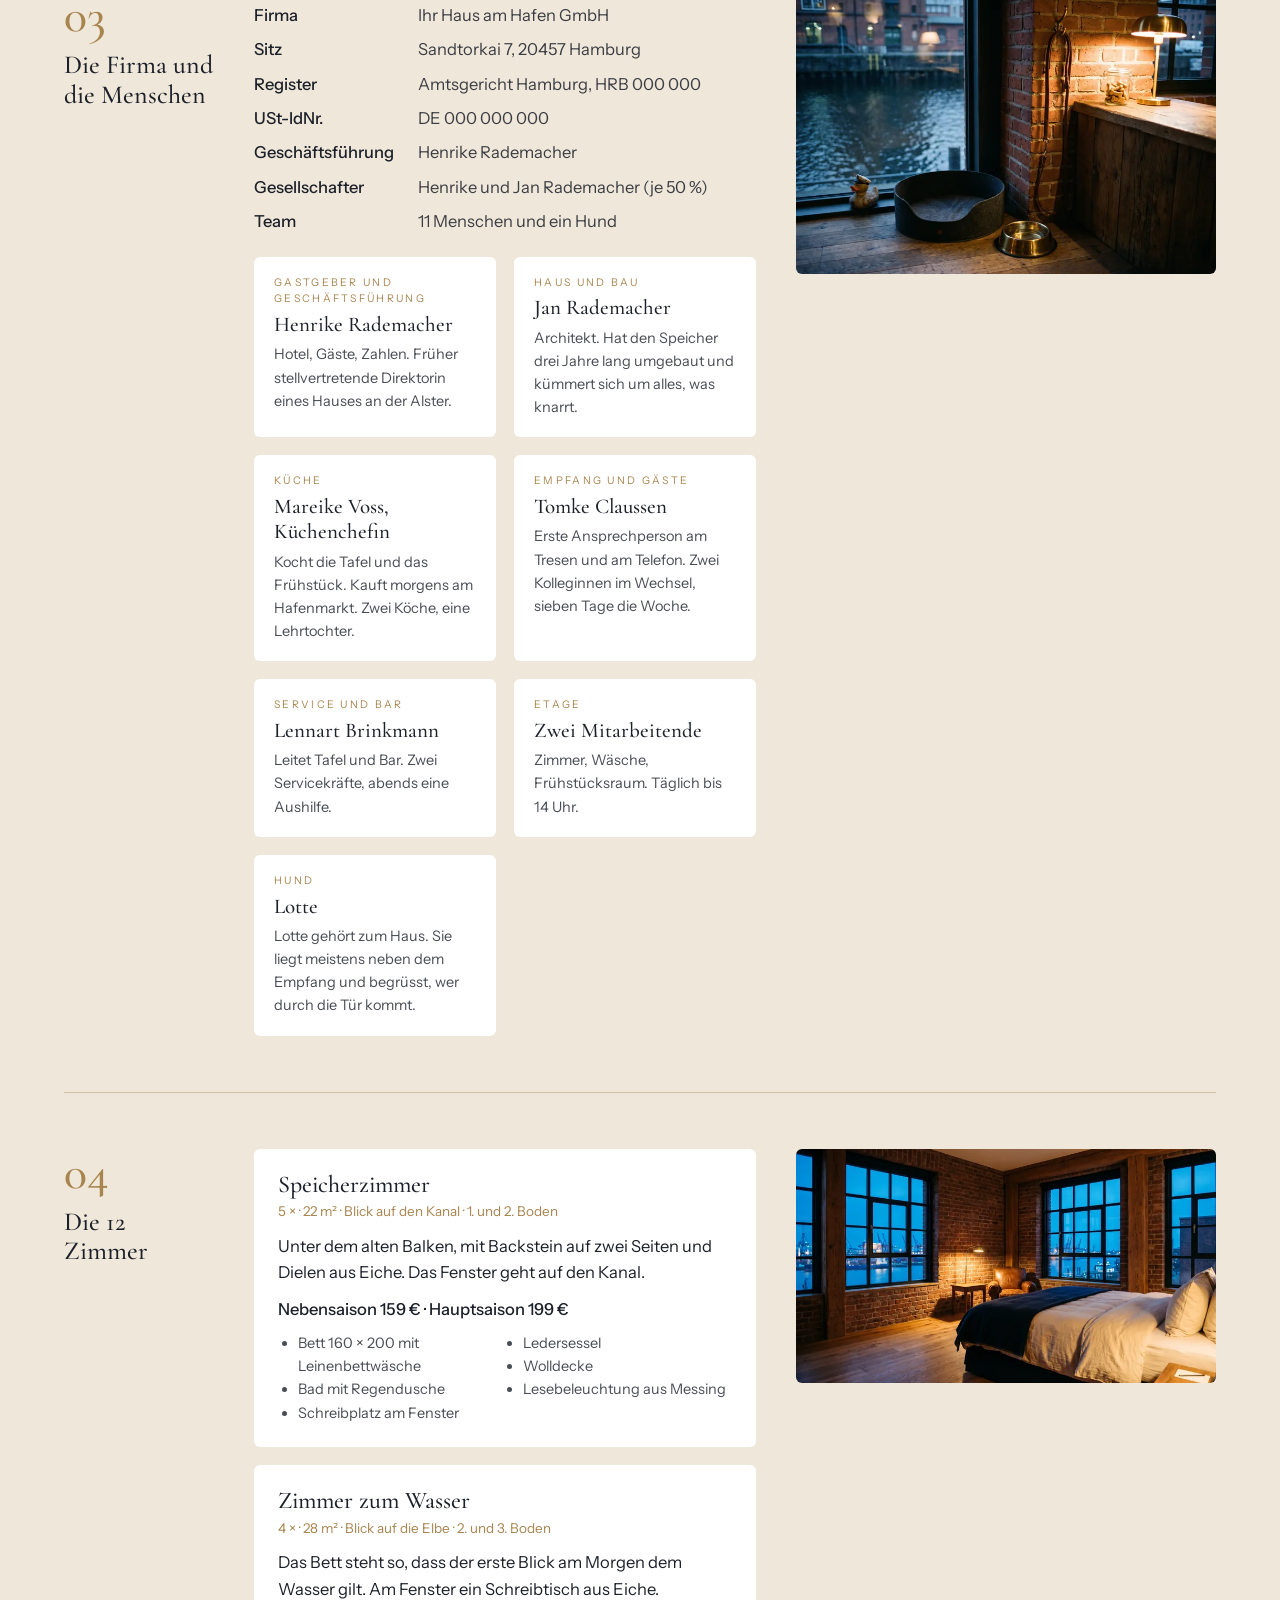
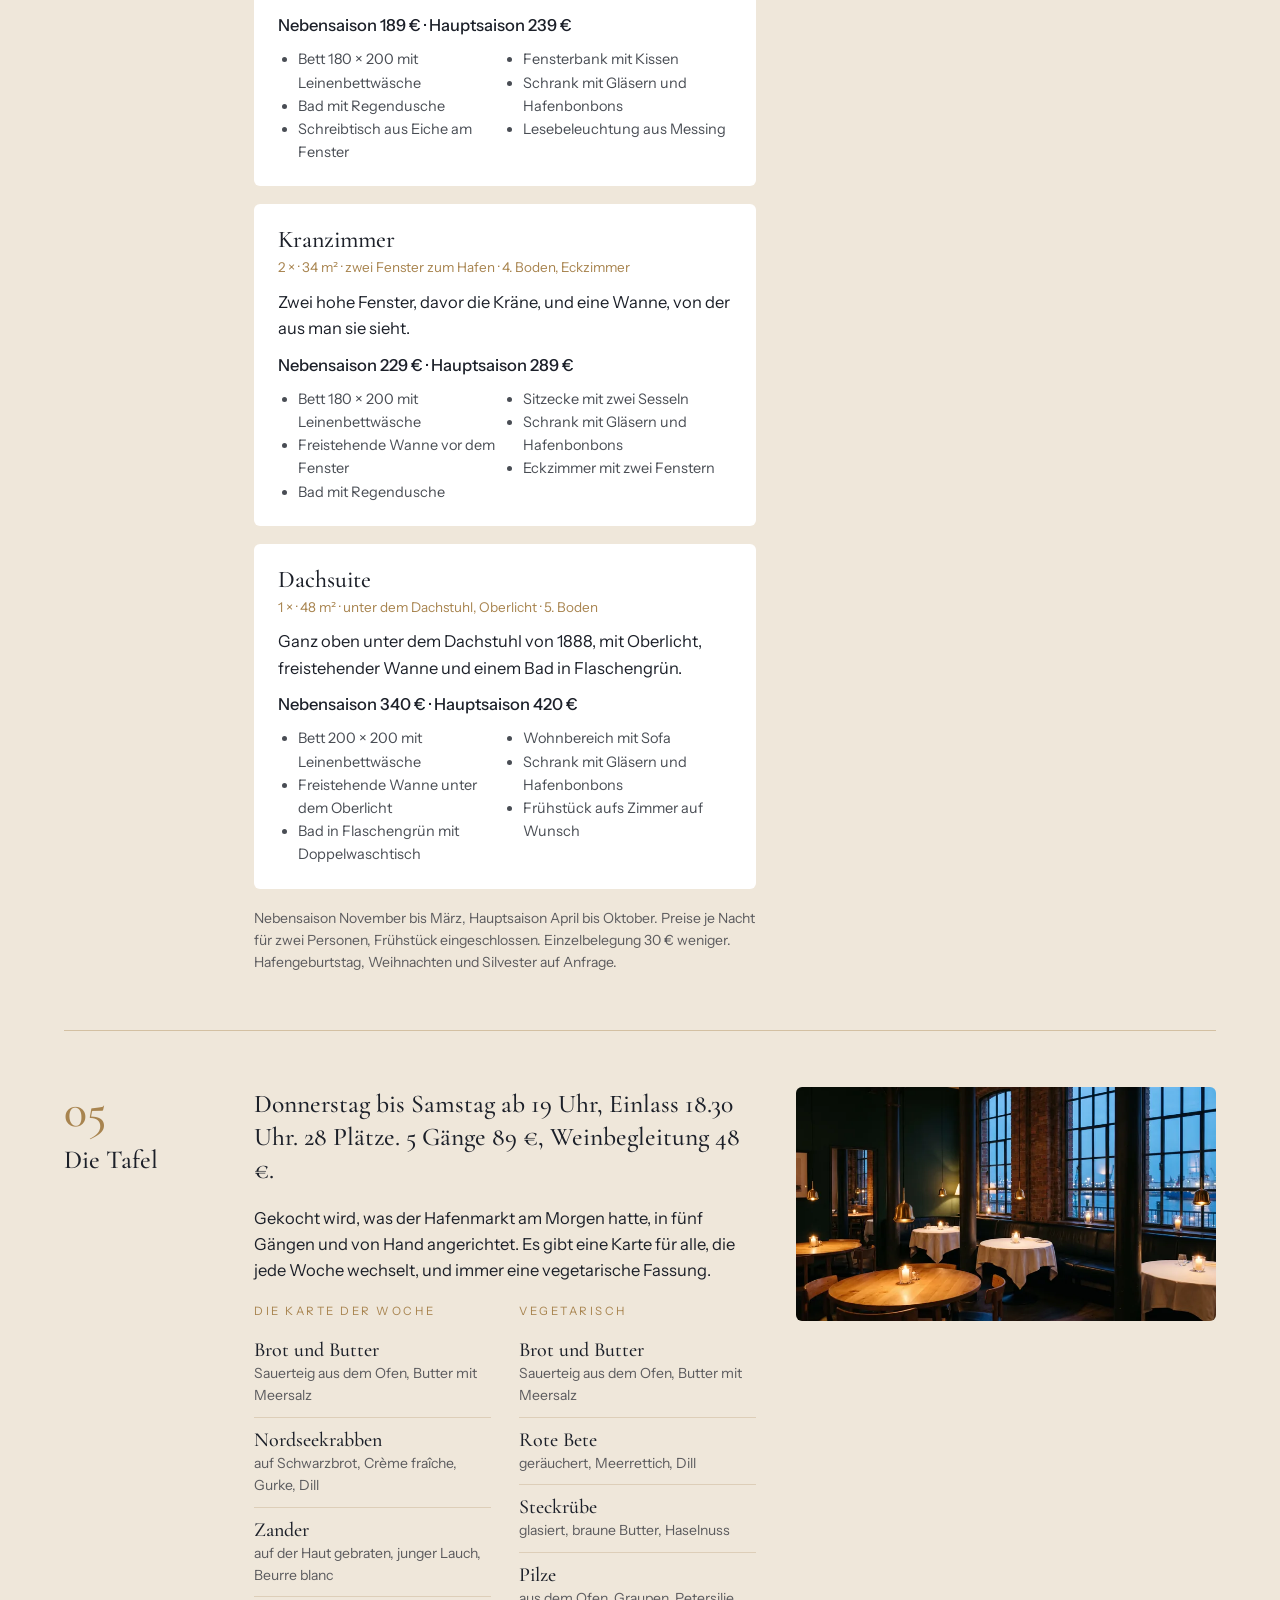
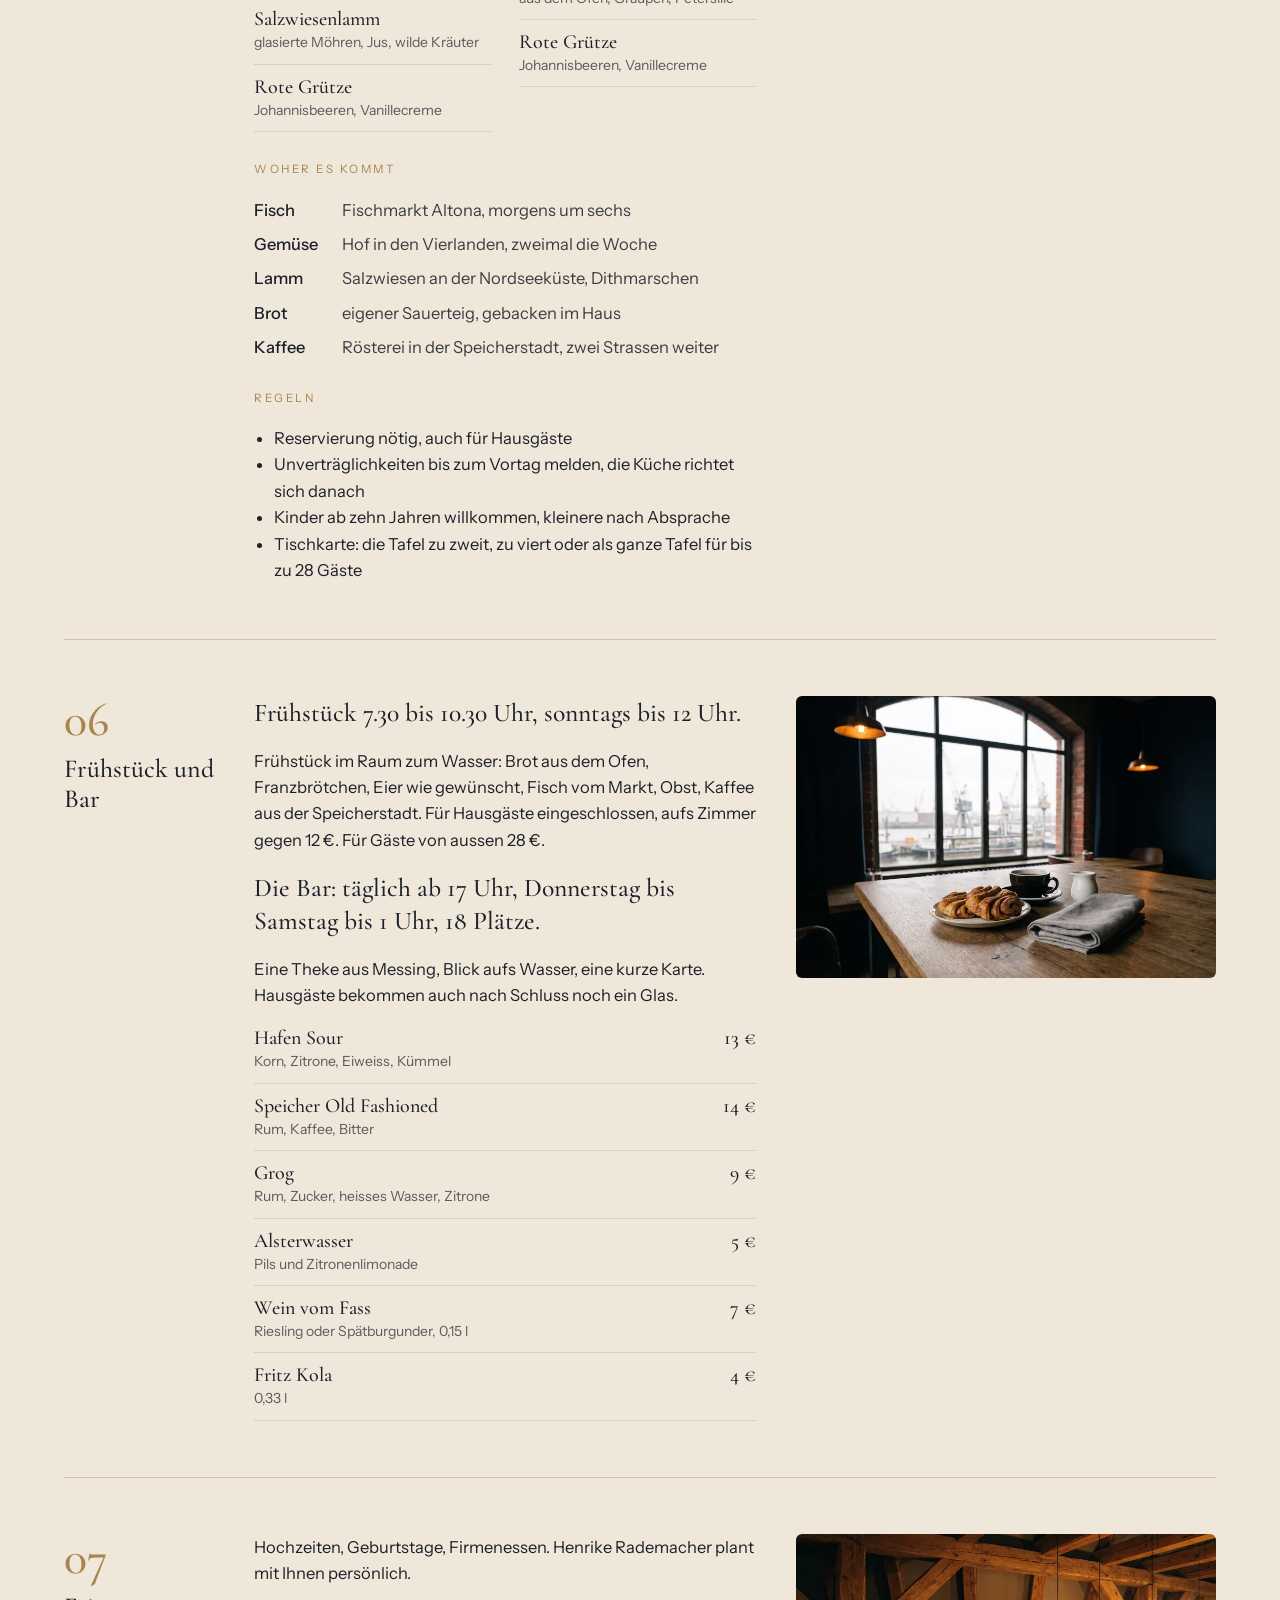
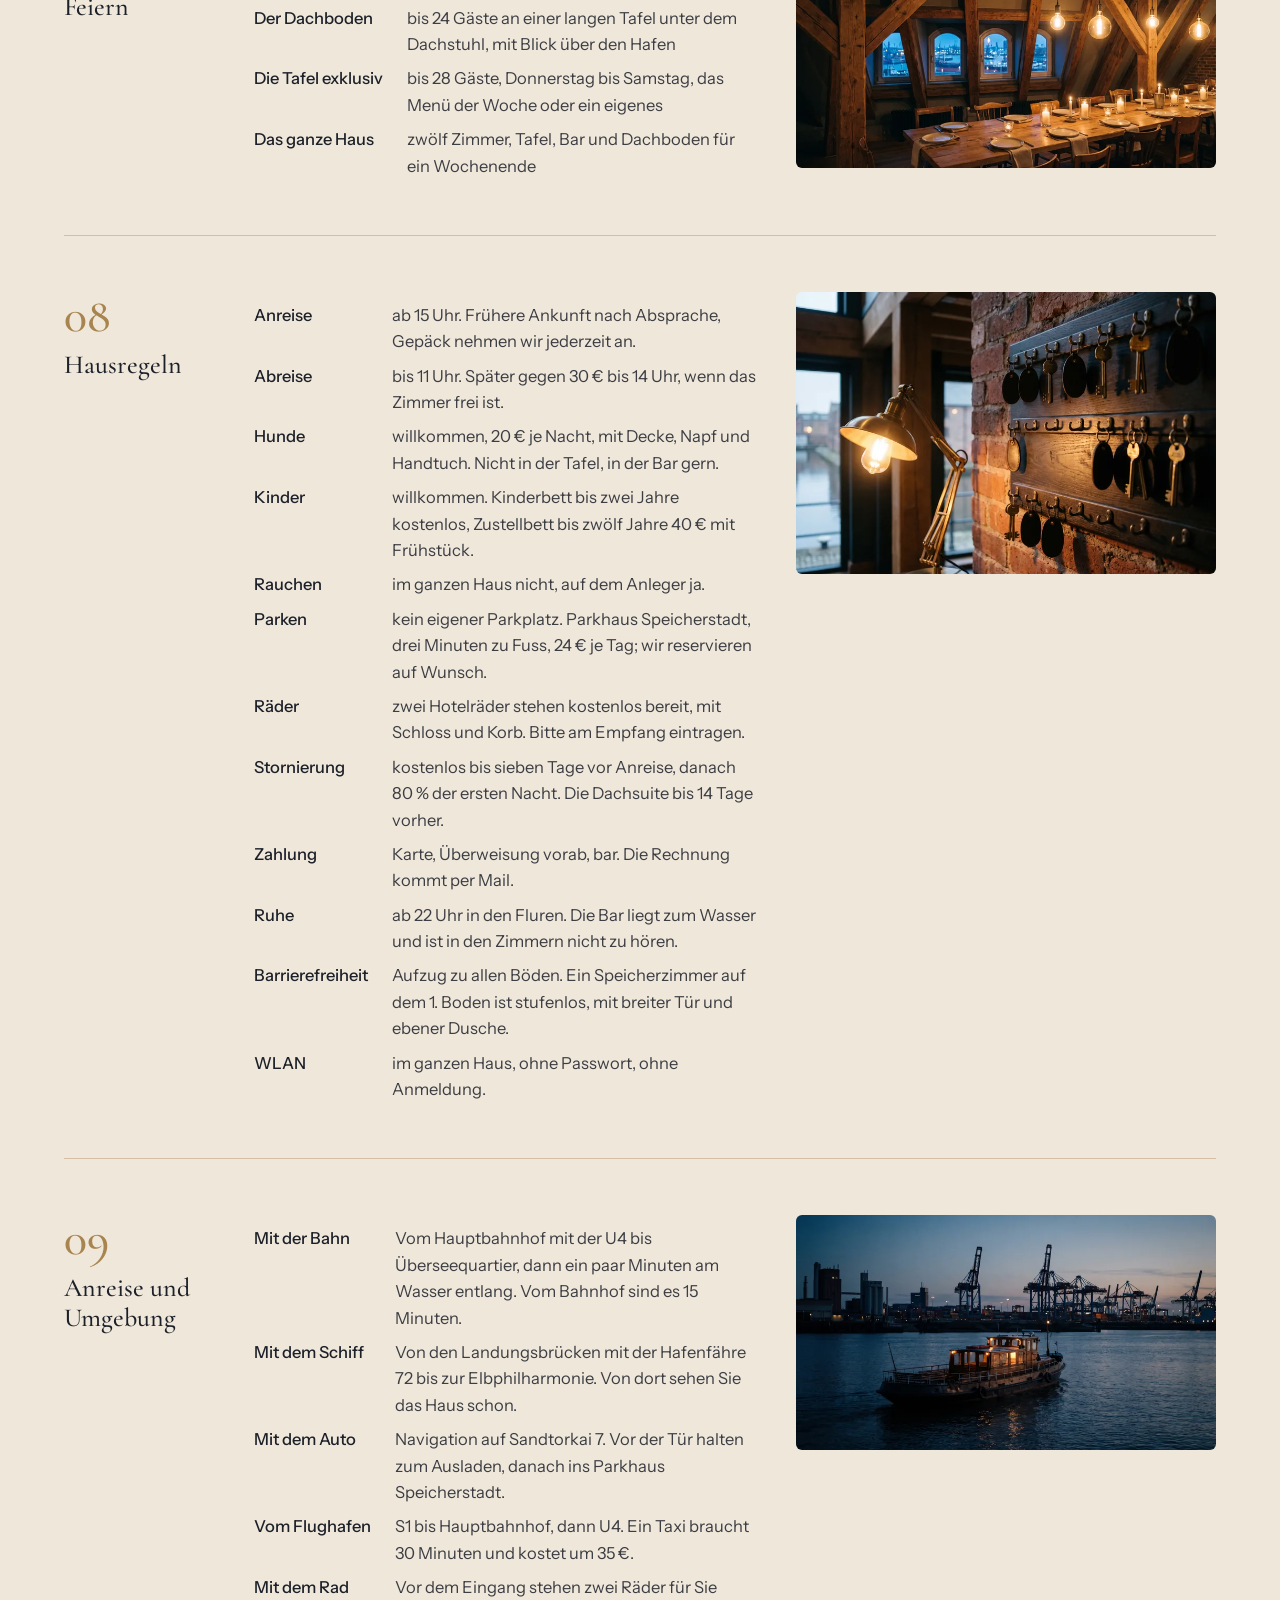
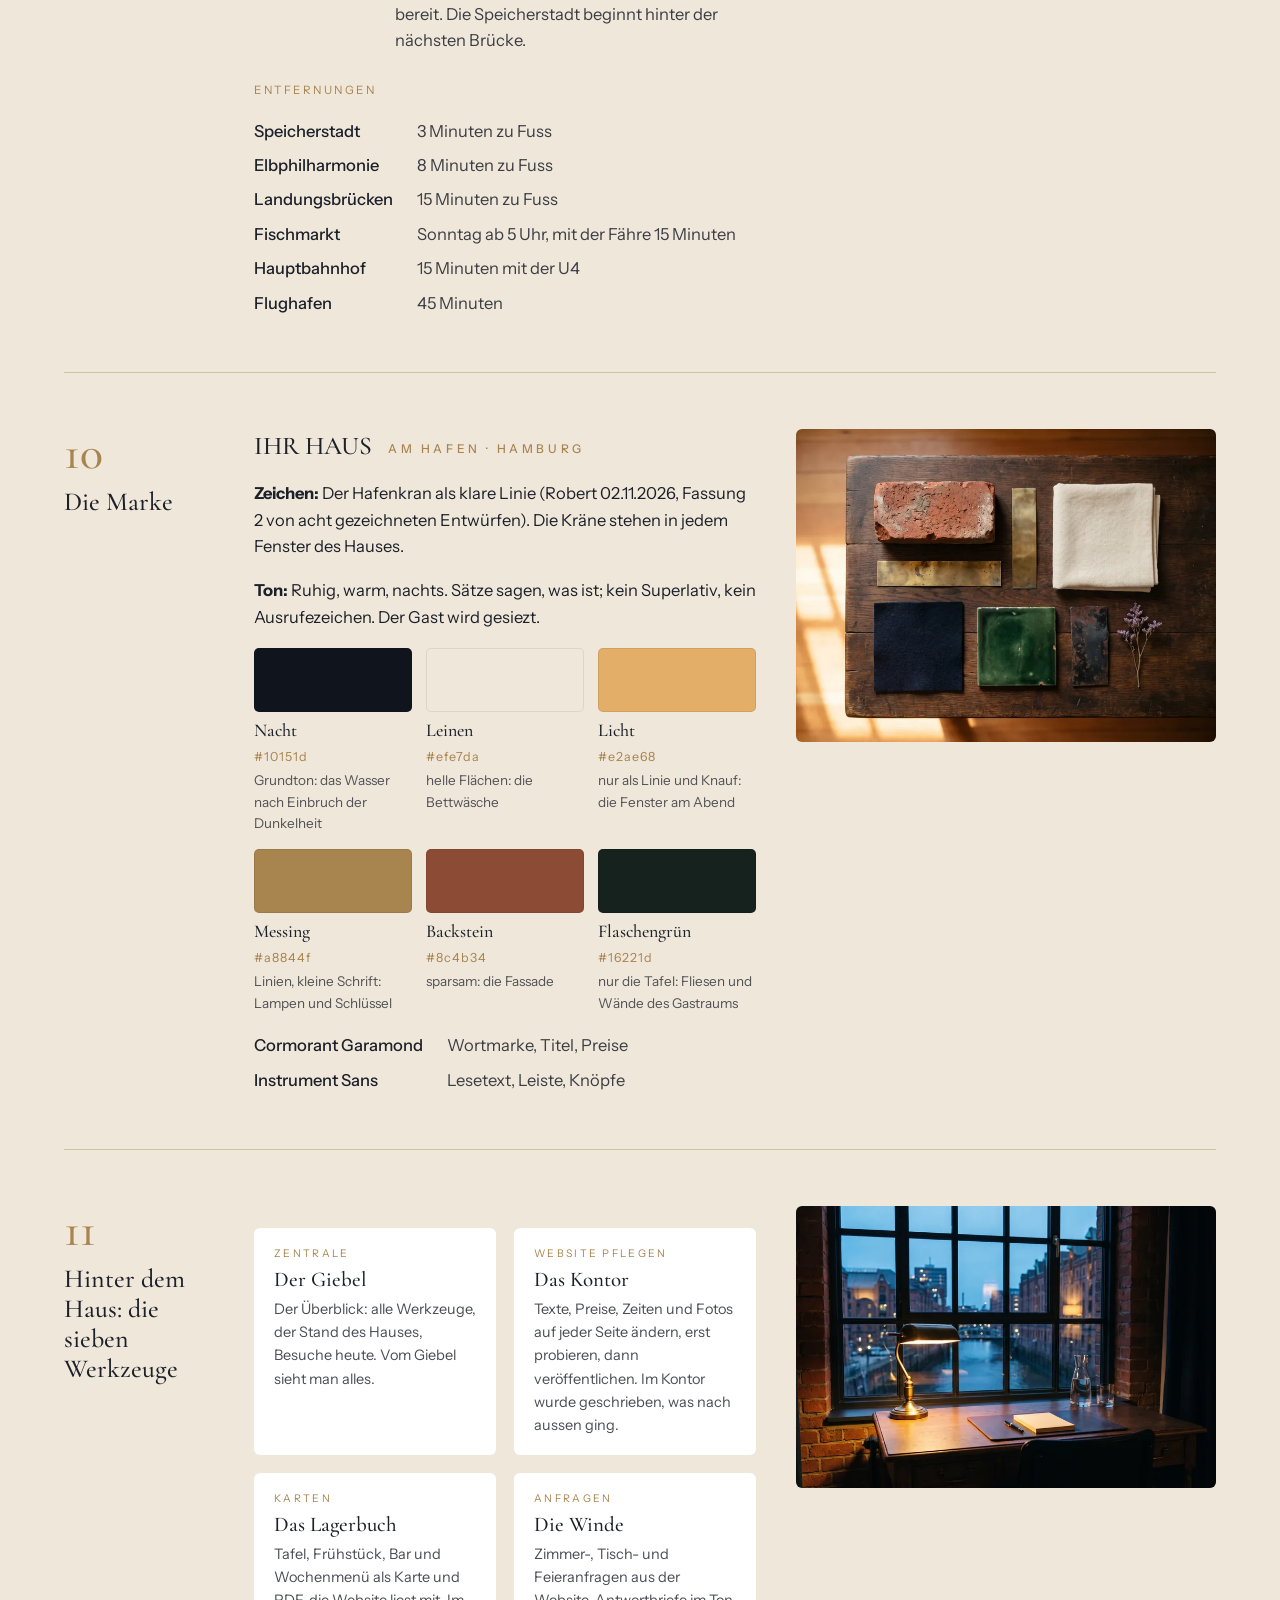
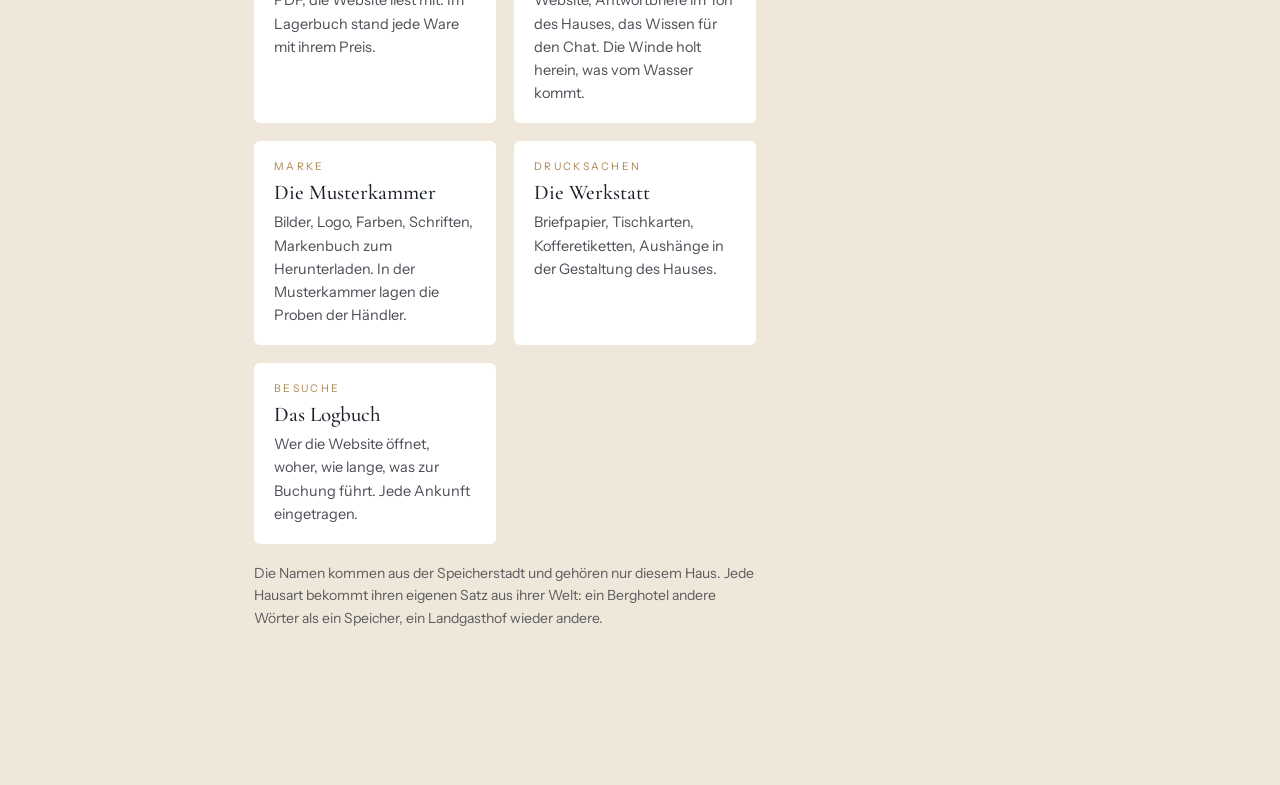
<file: Ihr Haus/konzept.html>
<!doctype html><html lang="de"><head><meta charset="utf-8"><meta name="viewport" content="width=device-width,initial-scale=1">
<title>Ihr Haus · Hausakte</title><meta name="robots" content="noindex">
<link rel="preconnect" href="https://fonts.googleapis.com"><link rel="preconnect" href="https://fonts.gstatic.com" crossorigin>
<link href="https://fonts.googleapis.com/css2?family=Cormorant+Garamond:wght@500;600&family=Instrument+Sans:wght@400;500&display=swap" rel="stylesheet">
<style>
:root{--nacht:#10151d;--leinen:#efe7da;--tinte:#1c2029;--licht:#e2ae68;--messing:#a8844f;--serif:'Cormorant Garamond',serif;--sans:'Instrument Sans',system-ui,sans-serif}
*{box-sizing:border-box;margin:0}
body{background:var(--leinen);color:var(--tinte);font:400 16.5px/1.6 var(--sans);-webkit-font-smoothing:antialiased}
header{background:var(--nacht);color:var(--leinen);padding:clamp(60px,9vw,120px) clamp(20px,5vw,80px) clamp(50px,6vw,80px)}
header small{font-size:12px;letter-spacing:.3em;text-transform:uppercase;color:var(--licht)}
header h1{font:500 clamp(56px,8vw,120px)/1 var(--serif);margin:14px 0 18px}
header p{max-width:60ch;font-size:19px;color:rgba(239,231,218,.86)}
header nav{display:flex;flex-wrap:wrap;gap:8px 22px;margin-top:34px;font-size:12.5px;letter-spacing:.14em;text-transform:uppercase}
header nav a{color:var(--leinen);text-decoration:none;opacity:.8}header nav a:hover{opacity:1;color:var(--licht)}
main{padding:0 clamp(20px,5vw,80px) 100px}
.kap{display:grid;grid-template-columns:150px minmax(0,1fr) 420px;gap:40px;padding:56px 0;border-top:1px solid rgba(168,132,79,.4)}
.k-kopf small{display:block;font:500 48px/1 var(--serif);color:var(--messing)}
.k-kopf h2{font:500 26px/1.15 var(--serif);margin-top:10px}
.k-inhalt>*+*{margin-top:18px}
.k-inhalt small{display:block;margin-top:28px;font-size:11.5px;letter-spacing:.22em;text-transform:uppercase;color:var(--messing)}
.gross{font:500 clamp(22px,2vw,28px)/1.3 var(--serif)}
.gross .u{font:500 12px/1 var(--sans);letter-spacing:.3em;color:var(--messing);margin-left:10px;vertical-align:middle}
.klein{font-size:14px;color:rgba(28,32,41,.7)}
dl{display:grid;grid-template-columns:max-content 1fr;gap:8px 24px;margin-top:10px}dt{font-weight:500}dd{color:rgba(28,32,41,.85)}
.zeit{list-style:none;padding:0}.zeit li{display:grid;grid-template-columns:70px 1fr;gap:18px;padding:10px 0;border-bottom:1px solid rgba(168,132,79,.25)}.zeit b{font:500 24px/1.2 var(--serif);color:var(--messing)}
.team,.wz{display:grid;grid-template-columns:repeat(auto-fill,minmax(230px,1fr));gap:18px;margin-top:22px}
.person{background:#fff;border-radius:6px;padding:18px 20px}.person small{margin:0 0 4px;font-size:10.5px}.person b{display:block;font:500 21px/1.2 var(--serif)}.person p{margin-top:6px;font-size:14.5px;color:rgba(28,32,41,.8)}
.zimmer{background:#fff;border-radius:6px;padding:22px 24px}.zi-k b{font:500 24px/1.2 var(--serif)}.zi-k span{display:block;font-size:13.5px;color:var(--messing);margin-top:2px}
.zimmer p{margin-top:10px}.preis{font-weight:500}.zimmer ul{columns:2;margin-top:10px;padding-left:18px;font-size:14.5px;color:rgba(28,32,41,.8)}
.zwei{display:grid;grid-template-columns:1fr 1fr;gap:28px}.zwei small{margin-top:0}
.karte{list-style:none;padding:0;margin-top:8px}.karte li{display:grid;grid-template-columns:1fr auto;padding:10px 0;border-bottom:1px solid rgba(168,132,79,.25)}.karte b{font:500 20px/1.2 var(--serif);grid-column:1}.karte span{grid-column:1;font-size:14px;color:rgba(28,32,41,.7)}.karte i{grid-column:2;grid-row:1/3;font-style:normal;font:500 20px/1.2 var(--serif)}
.k-inhalt ul{padding-left:20px}
.farben{display:grid;grid-template-columns:repeat(3,1fr);gap:14px}.farbe i{display:block;height:64px;border-radius:5px;border:1px solid rgba(0,0,0,.08)}.farbe b{display:block;margin-top:8px;font:500 18px/1.2 var(--serif)}.farbe span{font-size:12.5px;letter-spacing:.08em;color:var(--messing)}.farbe p{font-size:13.5px;color:rgba(28,32,41,.75);margin-top:2px}
.namen{width:100%;border-collapse:collapse;margin-top:10px;font-size:15px}.namen th{text-align:left;font:500 12px/1.3 var(--sans);letter-spacing:.14em;text-transform:uppercase;color:var(--messing);padding:8px 10px 10px 0;border-bottom:1px solid rgba(168,132,79,.4)}.namen td{padding:9px 10px 9px 0;border-bottom:1px solid rgba(168,132,79,.2)}.namen td:first-child{color:rgba(28,32,41,.6)}
.k-foto{position:sticky;top:30px;align-self:start}.k-foto img{width:100%;height:auto;border-radius:6px;display:block}
@media (max-width:1100px){.kap{grid-template-columns:1fr}.k-foto{position:static;max-width:520px}.farben{grid-template-columns:1fr 1fr}.zwei{grid-template-columns:1fr}.zimmer ul{columns:1}}
</style></head><body>
<header><small>Beispielhaus · Tasty Studios · Hausakte</small><h1>Ihr Haus</h1><p>Zwölf Zimmer in einem Speicher von 1888 am Sandtorkai, eine Tafel von Donnerstag bis Samstag, eine Bar und das Wasser vor der Tür. Alle Fakten des Hauses stehen hier einmal; Website, Karten, Chat, Marke und Werkzeuge lesen davon.</p>
<nav><a href="#k1">01 Das Haus</a><a href="#k2">02 Geschichte</a><a href="#k3">03 Firma</a><a href="#k4">04 Zimmer</a><a href="#k5">05 Tafel</a><a href="#k6">06 Frühstück und Bar</a><a href="#k7">07 Feiern</a><a href="#k8">08 Regeln</a><a href="#k9">09 Anreise</a><a href="#k10">10 Marke</a><a href="#k11">11 Werkzeuge</a></nav></header>
<main><section class="kap" id="k1"><div class="k-kopf"><small>01</small><h2>Das Haus in einem Satz</h2></div><div class="k-inhalt"><p class="gross">Zwölf Zimmer in einem Speicher von 1888 am Sandtorkai, eine Tafel von Donnerstag bis Samstag, eine Bar und das Wasser vor der Tür.</p><p>Sandtorkai 7, 20457 Hamburg · gebaut 1888, Hotel seit 2021 · 5 Böden, 12 Zimmer · +49 40 000 000 · willkommen@ihr-haus.de</p></div><figure class="k-foto"><img src="assets/img/s-aussen-wasser-1400.webp" srcset="assets/img/s-aussen-wasser-800.webp 800w, assets/img/s-aussen-wasser-1400.webp 1400w, assets/img/s-aussen-wasser-2400.webp 2400w" sizes="(max-width:900px) 100vw, 520px" alt="Der Speicher vom Wasser aus" loading="lazy" decoding="async"></figure></section><section class="kap" id="k2"><div class="k-kopf"><small>02</small><h2>Geschichte</h2></div><div class="k-inhalt"><ol class="zeit"><li><b>1888</b><span>Der Speicher wird für die Hamburger Kaffee- und Tabakhändler gebaut: fünf Böden, Backstein, Winden am Giebel, Ladeluken zum Wasser. Jahrzehntelang lagern hier Säcke und Ballen.</span></li><li><b>1962</b><span>Die Sturmflut setzt den unteren Boden unter Wasser. Der Speicher wird saniert, der Hafen zieht nach und nach in die Containerterminals auf die andere Elbseite.</span></li><li><b>1994</b><span>Der letzte Lagerbetrieb schliesst. Der Speicher steht leer, nur die Winden am Giebel bleiben.</span></li><li><b>2018</b><span>Henrike und Jan Rademacher kaufen das Gebäude. Der Plan: ein kleines Hotel, in dem der Speicher sichtbar bleibt. Backstein, Balken, Eichendielen, Stahlfenster.</span></li><li><b>2021</b><span>Eröffnung im Mai mit zwölf Zimmern, der Tafel und der Bar. Lotte zieht ein.</span></li><li><b>2024</b><span>Der Dachboden wird ausgebaut: die Dachsuite und der Raum unter dem Dachstuhl für Feiern.</span></li></ol></div><figure class="k-foto"><img src="assets/img/m-backstein-1400.webp" srcset="assets/img/m-backstein-800.webp 800w, assets/img/m-backstein-1400.webp 1400w, assets/img/m-backstein-2400.webp 2400w" sizes="(max-width:900px) 100vw, 520px" alt="Backstein im Abendlicht" loading="lazy" decoding="async"></figure></section><section class="kap" id="k3"><div class="k-kopf"><small>03</small><h2>Die Firma und die Menschen</h2></div><div class="k-inhalt"><dl><dt>Firma</dt><dd>Ihr Haus am Hafen GmbH</dd><dt>Sitz</dt><dd>Sandtorkai 7, 20457 Hamburg</dd><dt>Register</dt><dd>Amtsgericht Hamburg, HRB 000 000</dd><dt>USt-IdNr.</dt><dd>DE 000 000 000</dd><dt>Geschäftsführung</dt><dd>Henrike Rademacher</dd><dt>Gesellschafter</dt><dd>Henrike und Jan Rademacher (je 50 %)</dd><dt>Team</dt><dd>11 Menschen und ein Hund</dd></dl><div class="team"><div class="person"><small>Gastgeber und Geschäftsführung</small><b>Henrike Rademacher</b><p>Hotel, Gäste, Zahlen. Früher stellvertretende Direktorin eines Hauses an der Alster.</p></div><div class="person"><small>Haus und Bau</small><b>Jan Rademacher</b><p>Architekt. Hat den Speicher drei Jahre lang umgebaut und kümmert sich um alles, was knarrt.</p></div><div class="person"><small>Küche</small><b>Mareike Voss, Küchenchefin</b><p>Kocht die Tafel und das Frühstück. Kauft morgens am Hafenmarkt. Zwei Köche, eine Lehrtochter.</p></div><div class="person"><small>Empfang und Gäste</small><b>Tomke Claussen</b><p>Erste Ansprechperson am Tresen und am Telefon. Zwei Kolleginnen im Wechsel, sieben Tage die Woche.</p></div><div class="person"><small>Service und Bar</small><b>Lennart Brinkmann</b><p>Leitet Tafel und Bar. Zwei Servicekräfte, abends eine Aushilfe.</p></div><div class="person"><small>Etage</small><b>Zwei Mitarbeitende</b><p>Zimmer, Wäsche, Frühstücksraum. Täglich bis 14 Uhr.</p></div><div class="person"><small>Hund</small><b>Lotte</b><p>Lotte gehört zum Haus. Sie liegt meistens neben dem Empfang und begrüsst, wer durch die Tür kommt.</p></div></div></div><figure class="k-foto"><img src="assets/img/s-hundeplatz-1400.webp" srcset="assets/img/s-hundeplatz-800.webp 800w, assets/img/s-hundeplatz-1400.webp 1400w, assets/img/s-hundeplatz-2400.webp 2400w" sizes="(max-width:900px) 100vw, 520px" alt="Lottes Platz neben dem Empfang" loading="lazy" decoding="async"></figure></section><section class="kap" id="k4"><div class="k-kopf"><small>04</small><h2>Die 12 Zimmer</h2></div><div class="k-inhalt"><div class="zimmer"><div class="zi-k"><b>Speicherzimmer</b><span>5 × · 22 m² · Blick auf den Kanal · 1. und 2. Boden</span></div>
<p>Unter dem alten Balken, mit Backstein auf zwei Seiten und Dielen aus Eiche. Das Fenster geht auf den Kanal.</p><p class="preis">Nebensaison 159 € · Hauptsaison 199 €</p><ul><li>Bett 160 × 200 mit Leinenbettwäsche</li><li>Bad mit Regendusche</li><li>Schreibplatz am Fenster</li><li>Ledersessel</li><li>Wolldecke</li><li>Lesebeleuchtung aus Messing</li></ul></div><div class="zimmer"><div class="zi-k"><b>Zimmer zum Wasser</b><span>4 × · 28 m² · Blick auf die Elbe · 2. und 3. Boden</span></div>
<p>Das Bett steht so, dass der erste Blick am Morgen dem Wasser gilt. Am Fenster ein Schreibtisch aus Eiche.</p><p class="preis">Nebensaison 189 € · Hauptsaison 239 €</p><ul><li>Bett 180 × 200 mit Leinenbettwäsche</li><li>Bad mit Regendusche</li><li>Schreibtisch aus Eiche am Fenster</li><li>Fensterbank mit Kissen</li><li>Schrank mit Gläsern und Hafenbonbons</li><li>Lesebeleuchtung aus Messing</li></ul></div><div class="zimmer"><div class="zi-k"><b>Kranzimmer</b><span>2 × · 34 m² · zwei Fenster zum Hafen · 4. Boden, Eckzimmer</span></div>
<p>Zwei hohe Fenster, davor die Kräne, und eine Wanne, von der aus man sie sieht.</p><p class="preis">Nebensaison 229 € · Hauptsaison 289 €</p><ul><li>Bett 180 × 200 mit Leinenbettwäsche</li><li>Freistehende Wanne vor dem Fenster</li><li>Bad mit Regendusche</li><li>Sitzecke mit zwei Sesseln</li><li>Schrank mit Gläsern und Hafenbonbons</li><li>Eckzimmer mit zwei Fenstern</li></ul></div><div class="zimmer"><div class="zi-k"><b>Dachsuite</b><span>1 × · 48 m² · unter dem Dachstuhl, Oberlicht · 5. Boden</span></div>
<p>Ganz oben unter dem Dachstuhl von 1888, mit Oberlicht, freistehender Wanne und einem Bad in Flaschengrün.</p><p class="preis">Nebensaison 340 € · Hauptsaison 420 €</p><ul><li>Bett 200 × 200 mit Leinenbettwäsche</li><li>Freistehende Wanne unter dem Oberlicht</li><li>Bad in Flaschengrün mit Doppelwaschtisch</li><li>Wohnbereich mit Sofa</li><li>Schrank mit Gläsern und Hafenbonbons</li><li>Frühstück aufs Zimmer auf Wunsch</li></ul></div><p class="klein">Nebensaison November bis März, Hauptsaison April bis Oktober. Preise je Nacht für zwei Personen, Frühstück eingeschlossen. Einzelbelegung 30 € weniger. Hafengeburtstag, Weihnachten und Silvester auf Anfrage.</p></div><figure class="k-foto"><img src="assets/img/z-kranzimmer-1400.webp" srcset="assets/img/z-kranzimmer-800.webp 800w, assets/img/z-kranzimmer-1400.webp 1400w, assets/img/z-kranzimmer-2400.webp 2400w" sizes="(max-width:900px) 100vw, 520px" alt="Das Kranzimmer" loading="lazy" decoding="async"></figure></section><section class="kap" id="k5"><div class="k-kopf"><small>05</small><h2>Die Tafel</h2></div><div class="k-inhalt"><p class="gross">Donnerstag bis Samstag ab 19 Uhr, Einlass 18.30 Uhr. 28 Plätze. 5 Gänge 89 €, Weinbegleitung 48 €.</p><p>Gekocht wird, was der Hafenmarkt am Morgen hatte, in fünf Gängen und von Hand angerichtet. Es gibt eine Karte für alle, die jede Woche wechselt, und immer eine vegetarische Fassung.</p><div class="zwei"><div><small>Die Karte der Woche</small><ol class="karte"><li><b>Brot und Butter</b><span>Sauerteig aus dem Ofen, Butter mit Meersalz</span></li><li><b>Nordseekrabben</b><span>auf Schwarzbrot, Crème fraîche, Gurke, Dill</span></li><li><b>Zander</b><span>auf der Haut gebraten, junger Lauch, Beurre blanc</span></li><li><b>Salzwiesenlamm</b><span>glasierte Möhren, Jus, wilde Kräuter</span></li><li><b>Rote Grütze</b><span>Johannisbeeren, Vanillecreme</span></li></ol></div><div><small>Vegetarisch</small><ol class="karte"><li><b>Brot und Butter</b><span>Sauerteig aus dem Ofen, Butter mit Meersalz</span></li><li><b>Rote Bete</b><span>geräuchert, Meerrettich, Dill</span></li><li><b>Steckrübe</b><span>glasiert, braune Butter, Haselnuss</span></li><li><b>Pilze</b><span>aus dem Ofen, Graupen, Petersilie</span></li><li><b>Rote Grütze</b><span>Johannisbeeren, Vanillecreme</span></li></ol></div></div><small>Woher es kommt</small><dl><dt>Fisch</dt><dd>Fischmarkt Altona, morgens um sechs</dd><dt>Gemüse</dt><dd>Hof in den Vierlanden, zweimal die Woche</dd><dt>Lamm</dt><dd>Salzwiesen an der Nordseeküste, Dithmarschen</dd><dt>Brot</dt><dd>eigener Sauerteig, gebacken im Haus</dd><dt>Kaffee</dt><dd>Rösterei in der Speicherstadt, zwei Strassen weiter</dd></dl><small>Regeln</small><ul><li>Reservierung nötig, auch für Hausgäste</li><li>Unverträglichkeiten bis zum Vortag melden, die Küche richtet sich danach</li><li>Kinder ab zehn Jahren willkommen, kleinere nach Absprache</li><li>Tischkarte: die Tafel zu zweit, zu viert oder als ganze Tafel für bis zu 28 Gäste</li></ul></div><figure class="k-foto"><img src="assets/img/r-gastraum-1400.webp" srcset="assets/img/r-gastraum-800.webp 800w, assets/img/r-gastraum-1400.webp 1400w, assets/img/r-gastraum-2400.webp 2400w" sizes="(max-width:900px) 100vw, 520px" alt="Der Gastraum vor dem Service" loading="lazy" decoding="async"></figure></section><section class="kap" id="k6"><div class="k-kopf"><small>06</small><h2>Frühstück und Bar</h2></div><div class="k-inhalt"><p class="gross">Frühstück 7.30 bis 10.30 Uhr, sonntags bis 12 Uhr.</p><p>Frühstück im Raum zum Wasser: Brot aus dem Ofen, Franzbrötchen, Eier wie gewünscht, Fisch vom Markt, Obst, Kaffee aus der Speicherstadt. Für Hausgäste eingeschlossen, aufs Zimmer gegen 12 €. Für Gäste von aussen 28 €.</p><p class="gross">Die Bar: täglich ab 17 Uhr, Donnerstag bis Samstag bis 1 Uhr, 18 Plätze.</p><p>Eine Theke aus Messing, Blick aufs Wasser, eine kurze Karte. Hausgäste bekommen auch nach Schluss noch ein Glas.</p><ol class="karte"><li><b>Hafen Sour</b><span>Korn, Zitrone, Eiweiss, Kümmel</span><i>13 €</i></li><li><b>Speicher Old Fashioned</b><span>Rum, Kaffee, Bitter</span><i>14 €</i></li><li><b>Grog</b><span>Rum, Zucker, heisses Wasser, Zitrone</span><i>9 €</i></li><li><b>Alsterwasser</b><span>Pils und Zitronenlimonade</span><i>5 €</i></li><li><b>Wein vom Fass</b><span>Riesling oder Spätburgunder, 0,15 l</span><i>7 €</i></li><li><b>Fritz Kola</b><span>0,33 l</span><i>4 €</i></li></ol></div><figure class="k-foto"><img src="assets/img/r-franzbroetchen-1400.webp" srcset="assets/img/r-franzbroetchen-800.webp 800w, assets/img/r-franzbroetchen-1400.webp 1400w, assets/img/r-franzbroetchen-2400.webp 2400w" sizes="(max-width:900px) 100vw, 520px" alt="Franzbrötchen am Morgen" loading="lazy" decoding="async"></figure></section><section class="kap" id="k7"><div class="k-kopf"><small>07</small><h2>Feiern</h2></div><div class="k-inhalt"><p>Hochzeiten, Geburtstage, Firmenessen. Henrike Rademacher plant mit Ihnen persönlich.</p><dl><dt>Der Dachboden</dt><dd>bis 24 Gäste an einer langen Tafel unter dem Dachstuhl, mit Blick über den Hafen</dd><dt>Die Tafel exklusiv</dt><dd>bis 28 Gäste, Donnerstag bis Samstag, das Menü der Woche oder ein eigenes</dd><dt>Das ganze Haus</dt><dd>zwölf Zimmer, Tafel, Bar und Dachboden für ein Wochenende</dd></dl></div><figure class="k-foto"><img src="assets/img/s-dachboden-1400.webp" srcset="assets/img/s-dachboden-800.webp 800w, assets/img/s-dachboden-1400.webp 1400w, assets/img/s-dachboden-2400.webp 2400w" sizes="(max-width:900px) 100vw, 520px" alt="Der Dachboden unter dem Dachstuhl" loading="lazy" decoding="async"></figure></section><section class="kap" id="k8"><div class="k-kopf"><small>08</small><h2>Hausregeln</h2></div><div class="k-inhalt"><dl><dt>Anreise</dt><dd>ab 15 Uhr. Frühere Ankunft nach Absprache, Gepäck nehmen wir jederzeit an.</dd><dt>Abreise</dt><dd>bis 11 Uhr. Später gegen 30 € bis 14 Uhr, wenn das Zimmer frei ist.</dd><dt>Hunde</dt><dd>willkommen, 20 € je Nacht, mit Decke, Napf und Handtuch. Nicht in der Tafel, in der Bar gern.</dd><dt>Kinder</dt><dd>willkommen. Kinderbett bis zwei Jahre kostenlos, Zustellbett bis zwölf Jahre 40 € mit Frühstück.</dd><dt>Rauchen</dt><dd>im ganzen Haus nicht, auf dem Anleger ja.</dd><dt>Parken</dt><dd>kein eigener Parkplatz. Parkhaus Speicherstadt, drei Minuten zu Fuss, 24 € je Tag; wir reservieren auf Wunsch.</dd><dt>Räder</dt><dd>zwei Hotelräder stehen kostenlos bereit, mit Schloss und Korb. Bitte am Empfang eintragen.</dd><dt>Stornierung</dt><dd>kostenlos bis sieben Tage vor Anreise, danach 80 % der ersten Nacht. Die Dachsuite bis 14 Tage vorher.</dd><dt>Zahlung</dt><dd>Karte, Überweisung vorab, bar. Die Rechnung kommt per Mail.</dd><dt>Ruhe</dt><dd>ab 22 Uhr in den Fluren. Die Bar liegt zum Wasser und ist in den Zimmern nicht zu hören.</dd><dt>Barrierefreiheit</dt><dd>Aufzug zu allen Böden. Ein Speicherzimmer auf dem 1. Boden ist stufenlos, mit breiter Tür und ebener Dusche.</dd><dt>WLAN</dt><dd>im ganzen Haus, ohne Passwort, ohne Anmeldung.</dd></dl></div><figure class="k-foto"><img src="assets/img/s-schluesselbrett-1400.webp" srcset="assets/img/s-schluesselbrett-800.webp 800w, assets/img/s-schluesselbrett-1400.webp 1400w, assets/img/s-schluesselbrett-2400.webp 2400w" sizes="(max-width:900px) 100vw, 520px" alt="Das Schlüsselbrett" loading="lazy" decoding="async"></figure></section><section class="kap" id="k9"><div class="k-kopf"><small>09</small><h2>Anreise und Umgebung</h2></div><div class="k-inhalt"><dl><dt>Mit der Bahn</dt><dd>Vom Hauptbahnhof mit der U4 bis Überseequartier, dann ein paar Minuten am Wasser entlang. Vom Bahnhof sind es 15 Minuten.</dd><dt>Mit dem Schiff</dt><dd>Von den Landungsbrücken mit der Hafenfähre 72 bis zur Elbphilharmonie. Von dort sehen Sie das Haus schon.</dd><dt>Mit dem Auto</dt><dd>Navigation auf Sandtorkai 7. Vor der Tür halten zum Ausladen, danach ins Parkhaus Speicherstadt.</dd><dt>Vom Flughafen</dt><dd>S1 bis Hauptbahnhof, dann U4. Ein Taxi braucht 30 Minuten und kostet um 35 €.</dd><dt>Mit dem Rad</dt><dd>Vor dem Eingang stehen zwei Räder für Sie bereit. Die Speicherstadt beginnt hinter der nächsten Brücke.</dd></dl><small>Entfernungen</small><dl><dt>Speicherstadt</dt><dd>3 Minuten zu Fuss</dd><dt>Elbphilharmonie</dt><dd>8 Minuten zu Fuss</dd><dt>Landungsbrücken</dt><dd>15 Minuten zu Fuss</dd><dt>Fischmarkt</dt><dd>Sonntag ab 5 Uhr, mit der Fähre 15 Minuten</dd><dt>Hauptbahnhof</dt><dd>15 Minuten mit der U4</dd><dt>Flughafen</dt><dd>45 Minuten</dd></dl></div><figure class="k-foto"><img src="assets/img/a-faehre-1400.webp" srcset="assets/img/a-faehre-800.webp 800w, assets/img/a-faehre-1400.webp 1400w, assets/img/a-faehre-2400.webp 2400w" sizes="(max-width:900px) 100vw, 520px" alt="Die Hafenfähre" loading="lazy" decoding="async"></figure></section><section class="kap" id="k10"><div class="k-kopf"><small>10</small><h2>Die Marke</h2></div><div class="k-inhalt"><p class="gross">IHR HAUS <span class="u">AM HAFEN · HAMBURG</span></p><p><b>Zeichen:</b> Der Hafenkran als klare Linie (Robert 02.11.2026, Fassung 2 von acht gezeichneten Entwürfen). Die Kräne stehen in jedem Fenster des Hauses.</p><p><b>Ton:</b> Ruhig, warm, nachts. Sätze sagen, was ist; kein Superlativ, kein Ausrufezeichen. Der Gast wird gesiezt.</p><div class="farben"><div class="farbe"><i style="background:#10151d"></i><b>Nacht</b><span>#10151d</span><p>Grundton: das Wasser nach Einbruch der Dunkelheit</p></div><div class="farbe"><i style="background:#efe7da"></i><b>Leinen</b><span>#efe7da</span><p>helle Flächen: die Bettwäsche</p></div><div class="farbe"><i style="background:#e2ae68"></i><b>Licht</b><span>#e2ae68</span><p>nur als Linie und Knauf: die Fenster am Abend</p></div><div class="farbe"><i style="background:#a8844f"></i><b>Messing</b><span>#a8844f</span><p>Linien, kleine Schrift: Lampen und Schlüssel</p></div><div class="farbe"><i style="background:#8c4b34"></i><b>Backstein</b><span>#8c4b34</span><p>sparsam: die Fassade</p></div><div class="farbe"><i style="background:#16221d"></i><b>Flaschengrün</b><span>#16221d</span><p>nur die Tafel: Fliesen und Wände des Gastraums</p></div></div><dl><dt>Cormorant Garamond</dt><dd>Wortmarke, Titel, Preise</dd><dt>Instrument Sans</dt><dd>Lesetext, Leiste, Knöpfe</dd></dl></div><figure class="k-foto"><img src="assets/img/m-material-1400.webp" srcset="assets/img/m-material-800.webp 800w, assets/img/m-material-1400.webp 1400w" sizes="(max-width:900px) 100vw, 520px" alt="Die Materialien des Hauses" loading="lazy" decoding="async"></figure></section><section class="kap" id="k11"><div class="k-kopf"><small>11</small><h2>Hinter dem Haus: die sieben Werkzeuge</h2></div><div class="k-inhalt"><div class="wz"><div class="person"><small>Zentrale</small><b>Der Giebel</b><p>Der Überblick: alle Werkzeuge, der Stand des Hauses, Besuche heute. Vom Giebel sieht man alles.</p></div><div class="person"><small>Website pflegen</small><b>Das Kontor</b><p>Texte, Preise, Zeiten und Fotos auf jeder Seite ändern, erst probieren, dann veröffentlichen. Im Kontor wurde geschrieben, was nach aussen ging.</p></div><div class="person"><small>Karten</small><b>Das Lagerbuch</b><p>Tafel, Frühstück, Bar und Wochenmenü als Karte und PDF, die Website liest mit. Im Lagerbuch stand jede Ware mit ihrem Preis.</p></div><div class="person"><small>Anfragen</small><b>Die Winde</b><p>Zimmer-, Tisch- und Feieranfragen aus der Website, Antwortbriefe im Ton des Hauses, das Wissen für den Chat. Die Winde holt herein, was vom Wasser kommt.</p></div><div class="person"><small>Marke</small><b>Die Musterkammer</b><p>Bilder, Logo, Farben, Schriften, Markenbuch zum Herunterladen. In der Musterkammer lagen die Proben der Händler.</p></div><div class="person"><small>Drucksachen</small><b>Die Werkstatt</b><p>Briefpapier, Tischkarten, Kofferetiketten, Aushänge in der Gestaltung des Hauses.</p></div><div class="person"><small>Besuche</small><b>Das Logbuch</b><p>Wer die Website öffnet, woher, wie lange, was zur Buchung führt. Jede Ankunft eingetragen.</p></div></div><p class="klein">Die Namen kommen aus der Speicherstadt und gehören nur diesem Haus. Jede Hausart bekommt ihren eigenen Satz aus ihrer Welt: ein Berghotel andere Wörter als ein Speicher, ein Landgasthof wieder andere.</p></div><figure class="k-foto"><img src="assets/img/z-schreibtisch-1400.webp" srcset="assets/img/z-schreibtisch-800.webp 800w, assets/img/z-schreibtisch-1400.webp 1400w, assets/img/z-schreibtisch-2400.webp 2400w" sizes="(max-width:900px) 100vw, 520px" alt="Der Schreibtisch am Fenster" loading="lazy" decoding="async"></figure></section></main>
</body></html>
</file>
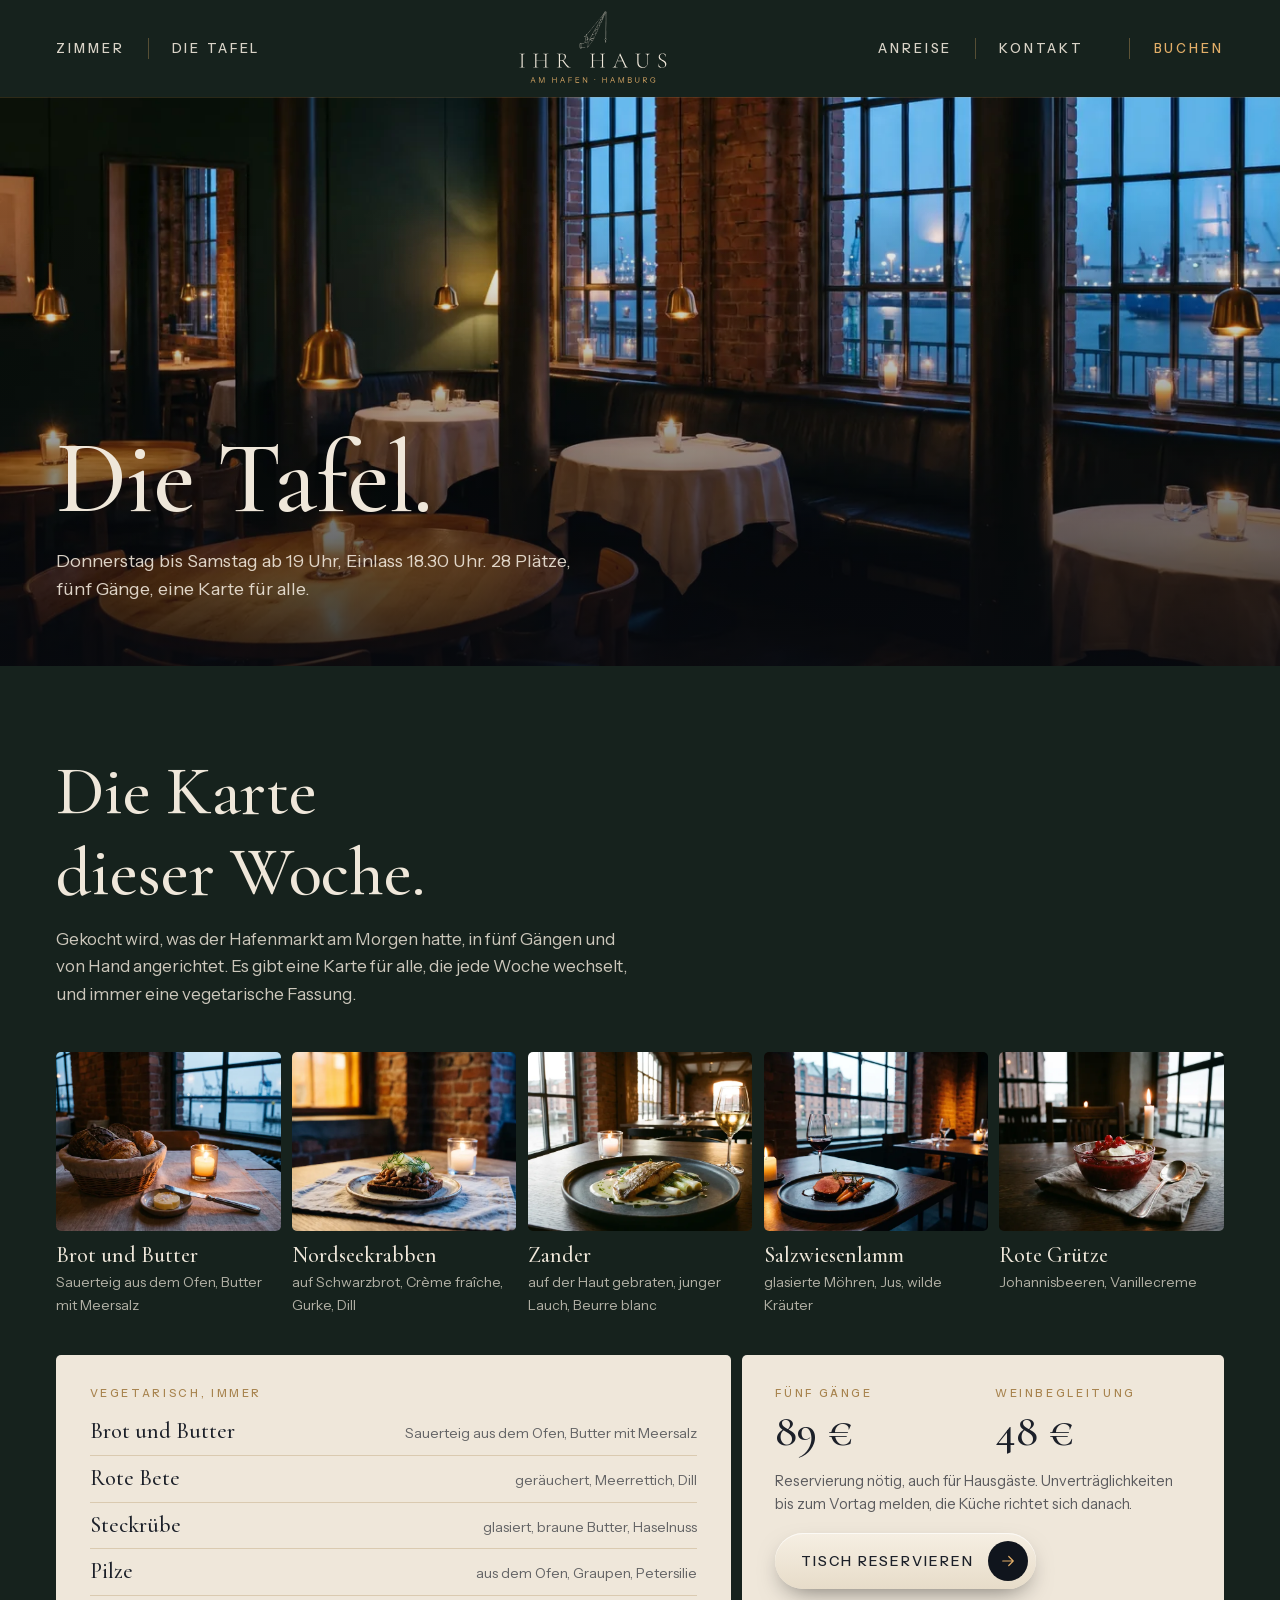
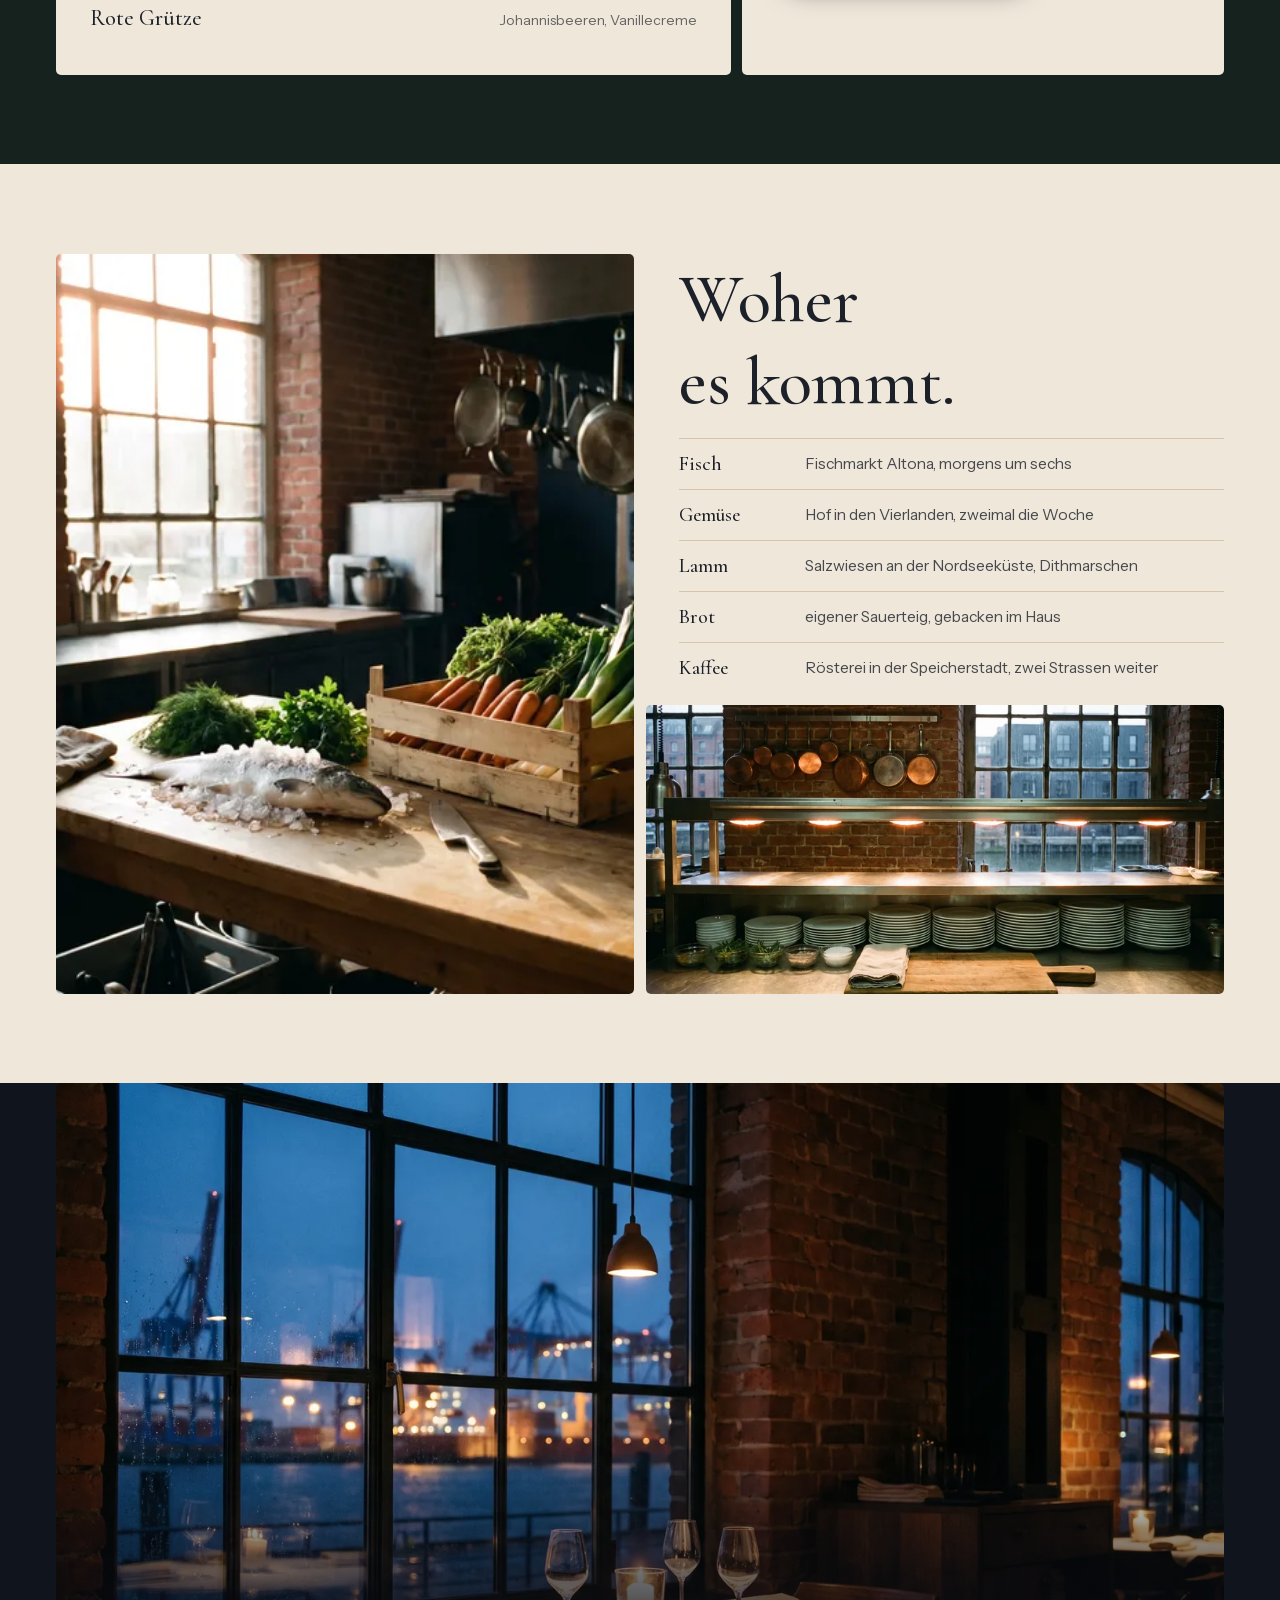
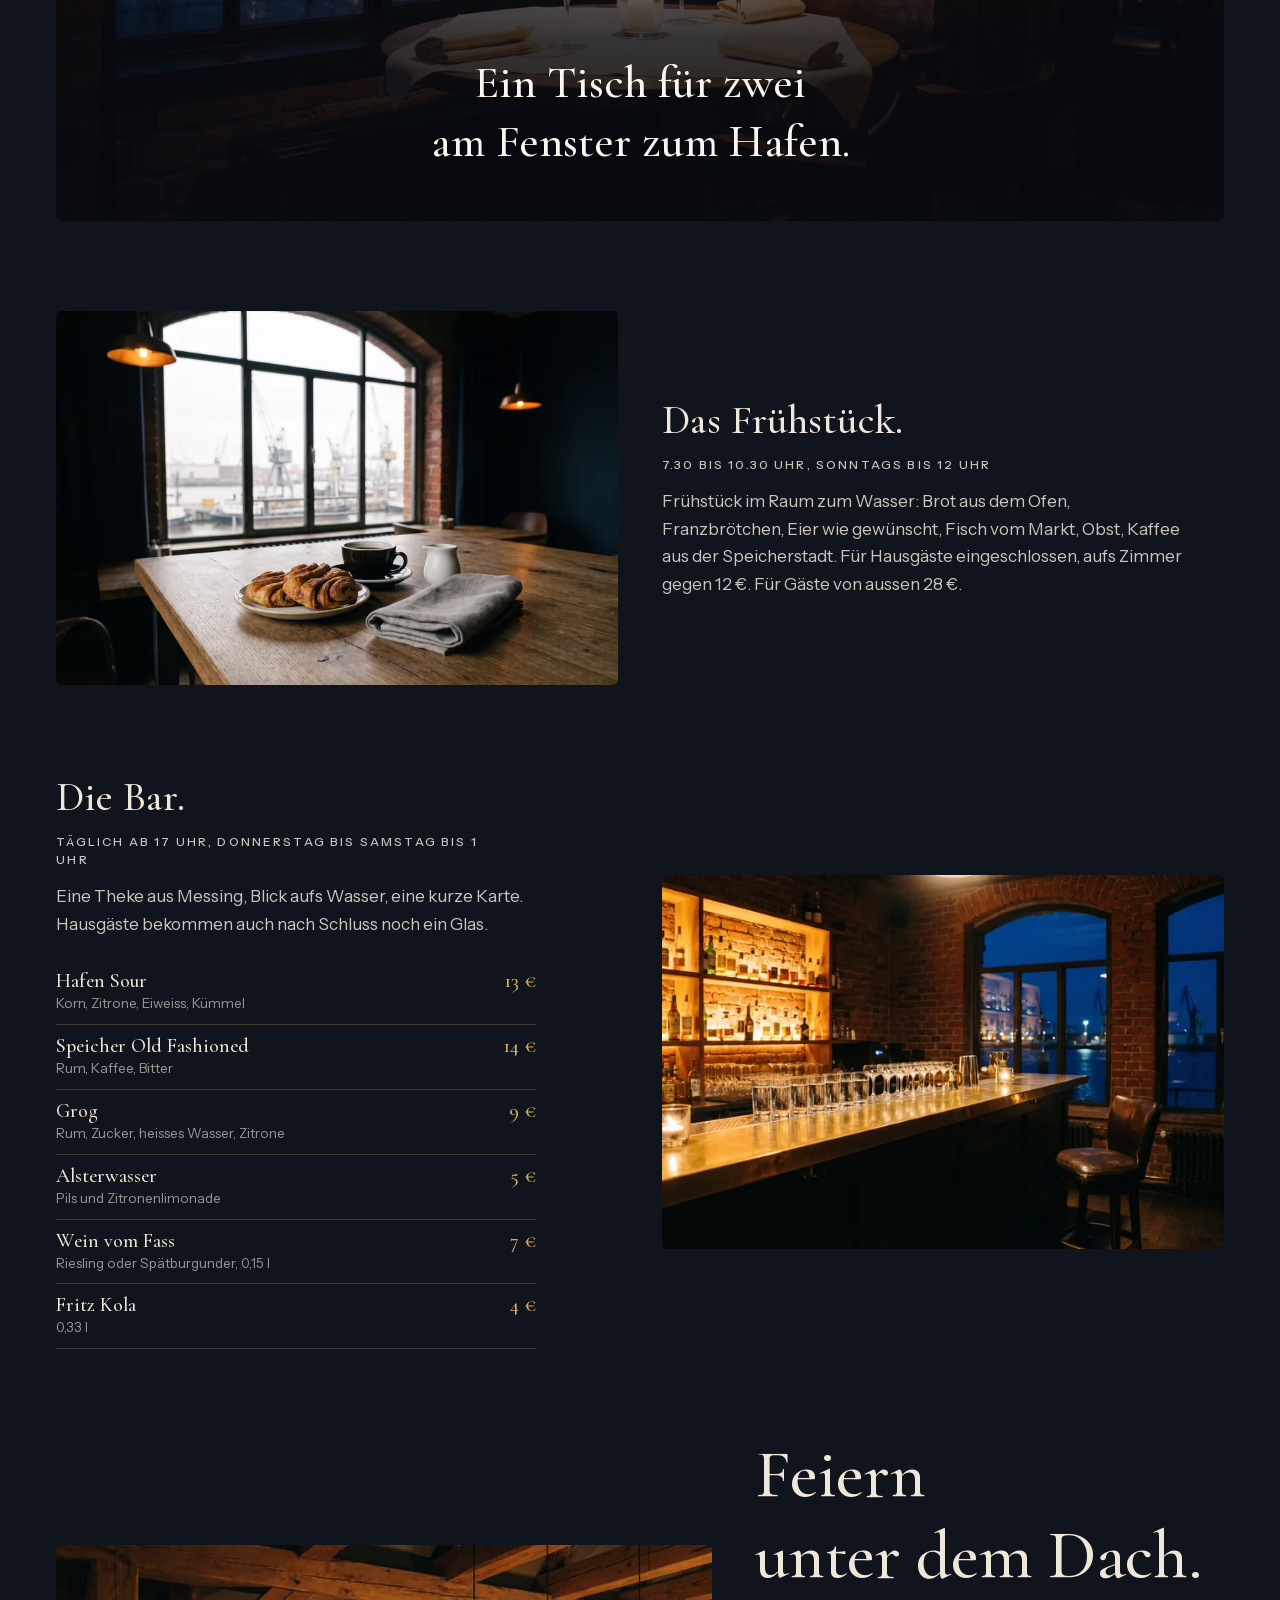
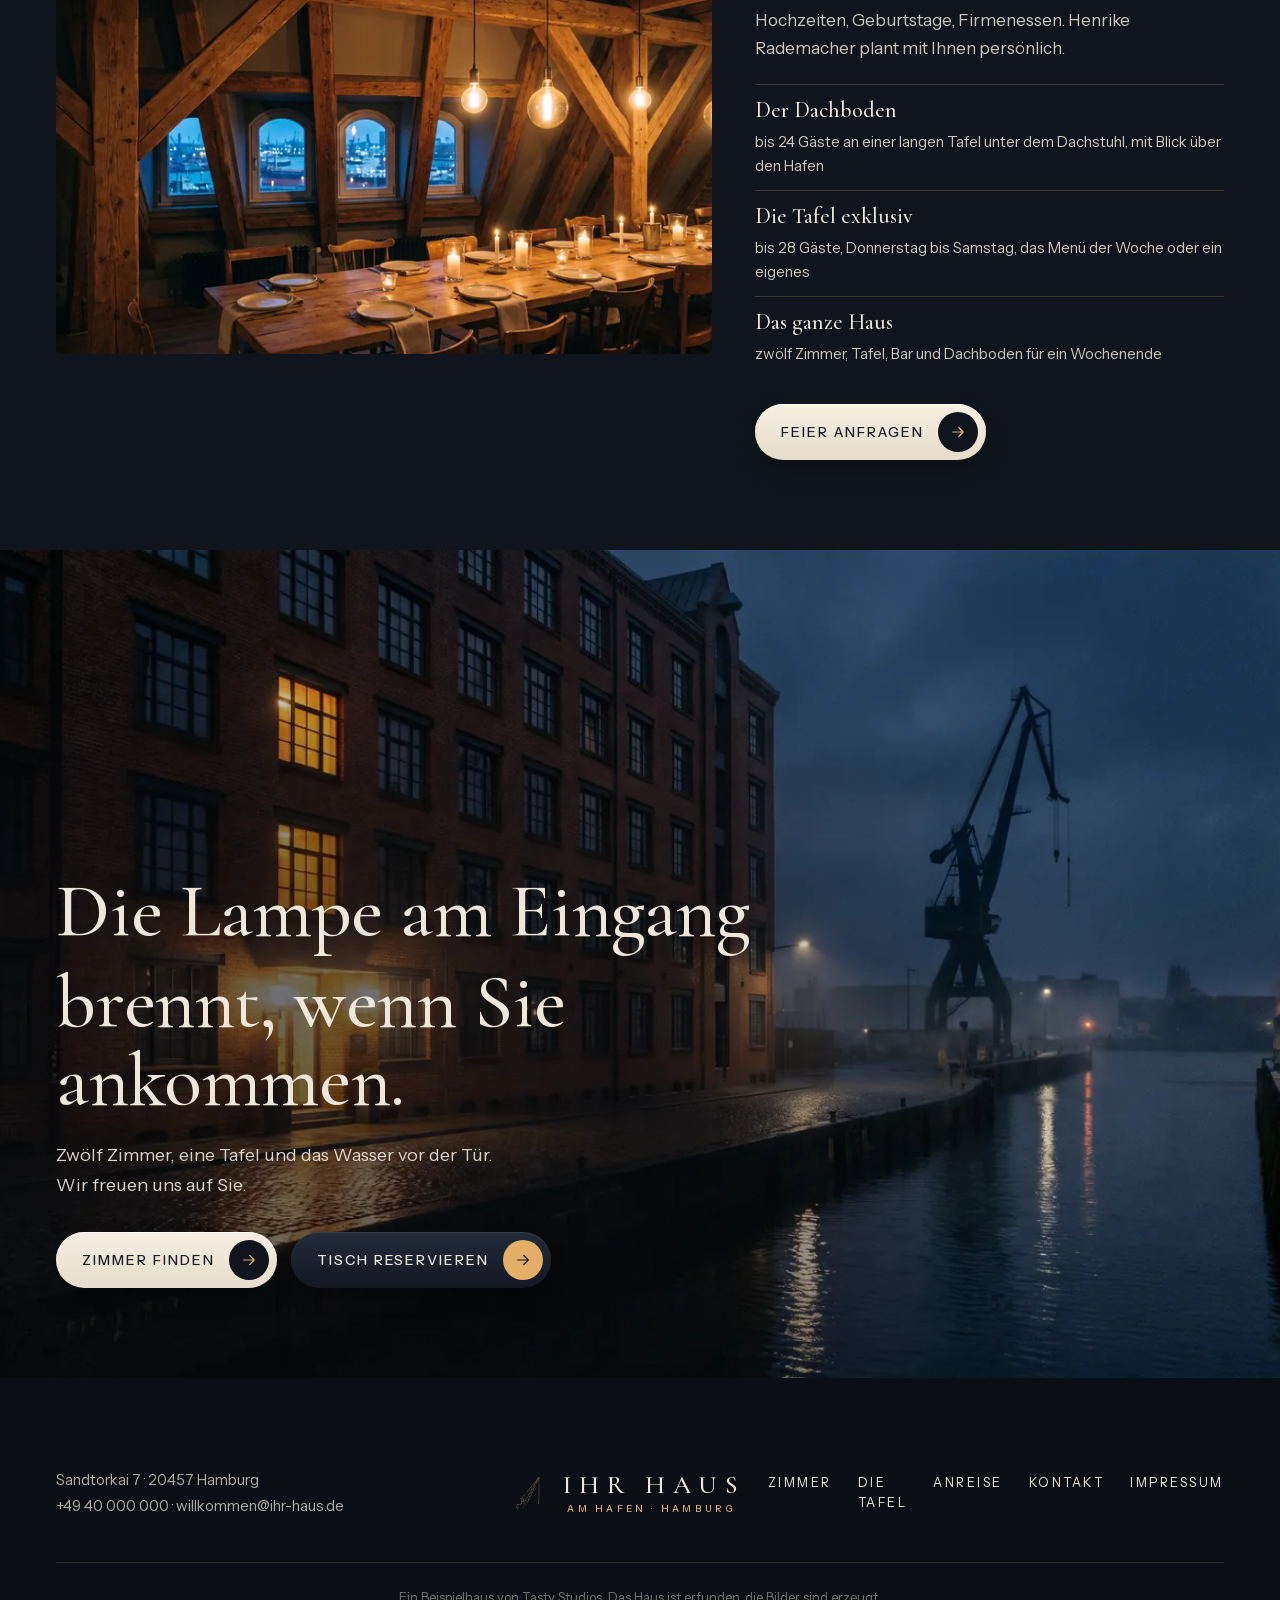
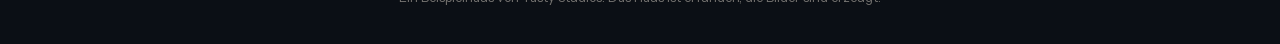
<file: Ihr Haus/tafel.html>
<!doctype html>
<html lang="de" class="warte">
<head>
<meta charset="utf-8">
<meta name="viewport" content="width=device-width,initial-scale=1,viewport-fit=cover">
<title>Die Tafel · Ihr Haus · Hamburg</title>
<meta name="description" content="Die Tafel im Speicher am Sandtorkai: Donnerstag bis Samstag ab 19 Uhr, fünf Gänge, dazu Frühstück, Bar und Feiern unter dem Dach.">
<meta name="robots" content="noindex">
<meta name="theme-color" content="#10151d">
<link rel="preload" href="assets/fonts/CormorantGaramond-500.woff2" as="font" type="font/woff2" crossorigin>
<link rel="preload" href="assets/fonts/InstrumentSans-normal-400_600.woff2" as="font" type="font/woff2" crossorigin>
<link rel="preload" as="image" href="assets/img/r-gastraum-1400.webp" imagesrcset="assets/img/r-gastraum-800.webp 800w, assets/img/r-gastraum-1400.webp 1400w, assets/img/r-gastraum-2400.webp 2400w" imagesizes="100vw" fetchpriority="high">
<link rel="stylesheet" href="ihrhaus.css?v=3587401855">
<script>setTimeout(function(){document.documentElement.classList.remove('warte');document.documentElement.classList.add('los')},3500)</script>
</head>
<body class="u-tafel">
<header class="leiste lv9 fest" data-leiste>
  <nav class="leiste__l lv9__t"><a href="zimmer.html">Zimmer</a><a href="tafel.html">Die Tafel</a></nav>
  <a class="llogo llogo--stapel" href="index.html" aria-label="Ihr Haus, zur Startseite"><svg class="lz" aria-hidden="true" xmlns="http://www.w3.org/2000/svg" viewBox="0 0 100 100"><g fill="currentColor" stroke="none" transform="translate(12.88 0.00) scale(0.118203)"><g transform="translate(0.000000,846.000000) scale(0.100000,-0.100000)"> <path d="M5682 8119 c-42 -24 -57 -40 -73 -75 -10 -25 -19 -52 -19 -60 0 -31 -34 -135 -50 -151 -9 -10 -38 -45 -66 -79 -27 -33 -67 -83 -89 -110 -22 -27 -74 -89 -116 -139 -41 -49 -100 -124 -131 -165 -30 -41 -97 -125 -149 -186 -52 -61 -119 -142 -149 -179 -30 -37 -69 -84 -86 -104 -17 -20 -56 -68 -85 -107 -30 -39 -100 -129 -157 -200 -56 -71 -131 -164 -165 -208 -34 -43 -98 -122 -143 -175 -44 -53 -85 -103 -90 -113 -12 -21 -113 -143 -186 -224 -32 -35 -58 -68 -58 -73 0 -6 -26 -41 -58 -78 -77 -92 -164 -197 -242 -297 -36 -46 -99 -124 -140 -174 -41 -50 -116 -142 -166 -204 -51 -62 -217 -268 -370 -457 -154 -189 -306 -378 -338 -420 -33 -42 -86 -107 -118 -146 -53 -63 -121 -145 -388 -469 -47 -56 -112 -135 -145 -175 l-60 -72 -17 40 c-18 43 -42 55 -94 49 -48 -5 -67 -55 -105 -278 l-33 -200 -111 5 c-60 3 -129 7 -151 10 -38 4 -43 2 -48 -21 -9 -33 1 -62 24 -74 21 -11 180 -29 240 -27 19 1 35 -1 34 -3 0 -3 -6 -39 -12 -80 -7 -41 -19 -122 -28 -180 -8 -58 -33 -204 -54 -325 -21 -121 -50 -294 -65 -385 -32 -203 -54 -300 -72 -320 -12 -13 -75 -15 -448 -15 -424 0 -434 0 -462 -21 -34 -26 -54 -90 -47 -159 2 -27 9 -169 15 -315 5 -146 12 -276 14 -290 2 -14 6 -58 10 -98 10 -104 21 -114 129 -120 l87 -5 -3 -59 -3 -59 -70 -4 c-38 -2 -87 0 -107 6 -40 10 -34 -7 -68 183 -30 166 -38 286 -34 516 2 129 5 253 6 275 2 30 -1 40 -12 40 -17 0 -24 -43 -39 -230 -13 -171 15 -528 54 -670 8 -27 19 -69 25 -92 10 -38 15 -44 53 -54 43 -11 205 -8 226 5 6 4 11 36 11 75 l0 68 61 7 c93 9 519 7 660 -4 209 -16 484 -17 484 -2 0 9 -37 14 -145 17 -80 3 -163 7 -185 9 -111 11 -664 25 -761 20 l-111 -7 -7 304 c-8 357 -17 475 -38 495 -8 8 -52 22 -99 31 -46 9 -89 17 -96 19 -27 7 7 62 45 76 40 13 265 16 622 8 241 -6 263 -1 283 68 29 98 124 653 192 1127 9 61 20 123 25 139 6 17 7 33 3 37 -5 4 -68 9 -140 12 -100 3 -139 8 -158 21 -39 26 -31 37 23 32 26 -3 98 -8 159 -11 111 -5 113 -5 118 17 3 13 14 79 25 148 42 253 61 310 104 310 23 0 45 -28 52 -65 5 -27 1 -41 -19 -67 -41 -55 -58 -96 -51 -125 12 -55 16 -63 30 -63 16 0 18 9 15 62 -2 20 5 51 15 69 l17 34 9 -25 c5 -14 13 -77 18 -140 8 -116 16 -176 72 -573 17 -120 29 -220 26 -222 -2 -2 -58 0 -123 5 -66 5 -135 10 -154 10 l-34 0 6 58 c6 57 67 384 88 472 18 74 26 150 17 156 -4 3 -10 -1 -12 -8 -28 -96 -41 -150 -71 -308 -44 -228 -67 -382 -57 -392 6 -6 234 -28 302 -28 52 -1 57 -12 80 -215 6 -49 18 -125 26 -169 18 -89 19 -199 4 -256 -22 -81 -135 -95 -314 -40 -54 16 -112 30 -128 30 -24 0 -32 6 -45 37 -29 71 2 204 87 361 75 139 126 182 213 182 62 0 107 10 107 25 0 21 -162 10 -209 -14 -103 -53 -244 -351 -243 -516 0 -81 13 -98 84 -109 24 -4 77 -17 118 -30 192 -60 351 -30 367 69 14 82 14 133 -2 222 -21 126 -55 371 -55 400 0 20 3 21 26 13 37 -14 59 -12 84 8 23 18 23 19 6 70 -17 49 -17 53 1 77 19 26 28 26 141 9 19 -3 32 -1 32 6 0 14 -53 36 -110 45 -67 11 -77 20 -95 82 -9 33 -41 95 -74 144 -49 72 -62 101 -80 180 -13 52 -27 103 -32 114 -5 11 -14 67 -19 125 -6 58 -13 125 -16 150 -5 44 -4 46 76 140 106 124 219 263 298 364 35 44 101 124 146 176 45 53 121 145 169 205 47 61 141 178 209 261 68 83 144 178 170 210 26 33 125 155 220 271 183 224 308 379 423 523 61 76 542 669 648 799 20 25 55 69 77 96 22 28 57 71 77 97 21 25 51 64 68 85 40 52 171 215 217 272 21 25 62 78 92 116 60 77 275 337 286 345 4 3 25 28 46 56 47 62 176 221 297 367 85 102 117 134 85 85 -8 -13 -32 -54 -53 -93 -147 -269 -268 -481 -388 -680 -60 -100 -227 -395 -257 -455 -12 -25 -57 -103 -99 -175 -43 -71 -118 -202 -168 -290 -50 -88 -139 -245 -198 -349 -60 -105 -134 -237 -165 -295 -73 -136 -177 -321 -246 -437 -30 -51 -54 -96 -54 -101 0 -5 -24 -48 -54 -96 -62 -98 -306 -533 -306 -545 0 -5 -19 -37 -43 -73 -23 -35 -69 -111 -101 -169 -33 -58 -84 -148 -113 -200 -85 -148 -226 -398 -265 -470 -19 -36 -79 -141 -133 -235 -203 -350 -349 -617 -390 -710 -32 -72 -93 -257 -173 -520 -70 -228 -224 -705 -306 -945 -53 -153 -74 -254 -59 -278 31 -51 66 -20 308 272 33 40 121 146 195 236 74 89 196 238 270 330 74 91 173 213 219 271 99 121 131 173 131 212 0 41 -26 84 -62 103 -18 9 -62 36 -98 59 -36 23 -91 57 -122 75 -69 41 -186 130 -170 130 19 0 101 -35 262 -113 228 -109 304 -133 329 -103 11 13 106 202 149 296 11 25 49 108 85 185 76 162 155 338 202 445 18 41 63 140 100 220 37 80 73 161 80 180 7 19 24 58 38 85 34 67 93 195 127 275 24 59 105 234 196 428 19 39 34 74 34 77 0 5 63 147 117 265 25 53 50 111 201 455 39 88 88 198 110 245 22 47 48 105 59 130 11 25 37 83 58 130 21 47 51 114 68 150 16 36 54 121 84 190 30 69 76 172 103 230 26 58 82 184 125 280 42 96 101 227 130 290 30 63 63 140 75 170 12 30 28 66 35 80 27 50 102 206 115 240 34 88 132 313 168 385 75 149 71 157 71 -165 0 -1182 12 -4869 16 -4885 4 -13 -7 -37 -30 -69 -41 -58 -46 -107 -14 -158 89 -142 97 -162 96 -228 -1 -48 -6 -68 -18 -77 -21 -16 -59 -96 -59 -125 0 -13 9 -42 20 -66 24 -52 72 -77 137 -69 53 6 71 20 95 74 15 34 16 46 7 67 -15 33 -36 33 -51 2 -14 -33 -36 -40 -64 -21 -31 20 -31 55 0 92 22 27 42 99 37 135 -2 16 28 81 93 202 39 74 32 147 -22 208 -13 16 -14 191 -8 1565 4 852 9 1618 11 1703 1 85 6 659 10 1275 l8 1120 -22 43 c-42 83 -146 105 -239 51z m175 -30 c18 -15 53 -92 53 -116 0 -33 -47 -107 -94 -149 -27 -25 -51 -43 -53 -40 -3 2 14 39 36 82 46 87 51 129 20 168 -23 30 -64 34 -108 12 -28 -15 -81 -83 -81 -104 0 -7 -4 -12 -9 -12 -11 0 4 62 24 100 39 76 152 108 212 59z m-63 -119 c0 -35 -11 -63 -45 -123 -45 -76 -46 -77 -63 -58 -61 68 6 239 89 228 17 -2 20 -9 19 -47z m112 -985 c-3 -429 -8 -978 -12 -1220 -11 -746 -20 -2129 -20 -2772 l1 -612 -35 2 c-19 1 -51 -2 -71 -6 l-36 -7 -6 57 c-6 76 -10 1111 -11 3353 -1 1479 2 1846 12 1892 12 51 17 59 57 82 23 14 58 41 76 60 l34 34 8 -42 c5 -22 6 -392 3 -821z m-291 815 c3 -10 20 -31 37 -45 l31 -27 -18 -51 c-10 -29 -33 -81 -52 -117 -33 -62 -41 -69 -156 -142 -66 -43 -122 -76 -124 -74 -6 6 46 106 142 271 49 83 95 162 104 177 19 33 27 35 36 8z m-118 -502 c-25 -62 -52 -126 -61 -143 -8 -16 -35 -77 -59 -135 -38 -89 -215 -471 -221 -477 -3 -4 -76 292 -76 309 0 15 72 52 161 81 25 9 63 26 83 38 l39 23 -7 155 -7 156 48 30 c97 60 138 83 141 80 2 -2 -17 -54 -41 -117z m-177 -206 l0 -82 -32 -15 c-18 -7 -75 -32 -125 -53 l-93 -40 25 42 c13 22 39 68 59 101 19 33 59 104 88 157 l53 98 12 -63 c7 -34 12 -99 13 -145z m-256 -348 c38 -147 49 -202 43 -216 -2 -8 -36 -27 -73 -42 -38 -16 -113 -48 -167 -71 l-97 -43 28 51 c16 29 57 104 92 167 88 161 142 251 147 247 2 -3 14 -44 27 -93z m17 -385 c-32 -74 -84 -190 -116 -259 -31 -69 -62 -136 -67 -150 -10 -22 -12 -17 -23 50 -7 41 -27 132 -46 202 -30 113 -32 129 -19 142 14 13 149 72 252 110 25 9 52 24 59 32 26 31 17 2 -40 -127z m-286 -174 c21 -82 38 -174 39 -204 l1 -54 -130 -52 c-71 -28 -168 -71 -214 -94 -45 -23 -81 -38 -80 -34 10 23 205 360 259 448 20 33 47 80 59 103 12 24 24 42 25 40 2 -1 20 -70 41 -153z m42 -373 c-20 -43 -68 -149 -108 -237 -109 -244 -159 -351 -159 -343 0 4 -29 102 -65 217 -36 116 -65 223 -65 239 0 27 6 32 93 72 223 101 332 146 336 137 2 -5 -13 -43 -32 -85z m-372 -357 c65 -209 67 -215 62 -229 -3 -7 -49 -29 -103 -51 -55 -21 -144 -57 -199 -80 -55 -23 -126 -52 -158 -65 -91 -36 -91 -32 4 -322 91 -281 96 -308 59 -320 -175 -52 -276 -85 -380 -123 -69 -26 -140 -51 -159 -58 -76 -26 -76 -24 109 -571 50 -150 50 -154 -40 -171 -19 -4 -103 -29 -187 -56 -83 -27 -206 -65 -273 -84 -126 -36 -175 -58 -185 -83 -3 -8 10 -49 29 -91 18 -42 83 -186 143 -321 60 -135 112 -252 116 -262 13 -36 -11 -44 -581 -194 -112 -29 -213 -56 -224 -60 -24 -7 33 105 202 401 57 99 121 214 143 255 22 41 79 143 127 225 48 83 101 175 117 205 16 30 90 161 163 290 74 129 150 264 170 300 59 106 138 246 223 395 44 77 109 192 144 255 36 63 72 126 81 140 9 14 37 63 63 110 25 47 74 135 109 195 34 61 89 160 123 220 33 61 67 121 77 135 9 14 40 68 67 120 28 52 59 109 69 127 l19 32 12 -57 c6 -31 33 -124 58 -207z m71 -313 c-8 -21 -27 -65 -44 -98 -16 -32 -49 -104 -72 -159 -23 -55 -78 -179 -122 -275 -44 -96 -93 -204 -108 -240 -63 -150 -104 -241 -154 -345 -30 -60 -88 -186 -129 -280 -41 -93 -103 -231 -137 -305 -34 -74 -77 -169 -95 -210 -18 -41 -81 -181 -140 -310 -59 -129 -138 -302 -175 -385 -37 -82 -90 -197 -117 -255 -28 -58 -63 -133 -78 -168 -16 -35 -36 -67 -45 -72 -19 -10 -120 31 -335 136 -166 81 -226 101 -260 86 -15 -7 -25 -18 -23 -25 5 -21 119 -118 179 -153 271 -158 284 -167 295 -210 5 -17 -1 -35 -20 -62 -31 -46 -364 -456 -790 -976 -125 -152 -227 -266 -238 -266 -4 0 -8 10 -8 23 0 25 121 406 259 817 49 146 117 353 151 460 34 107 77 241 97 296 l35 101 166 42 c170 42 332 86 545 147 66 19 125 34 133 34 7 0 21 11 29 24 15 23 13 31 -55 187 -40 90 -107 241 -151 336 -43 94 -79 176 -79 182 0 17 46 36 195 81 77 23 185 57 240 77 55 19 133 43 172 53 140 34 144 55 50 295 -19 50 -58 164 -87 254 -59 188 -63 172 43 214 125 51 438 157 461 157 15 0 35 12 50 31 30 35 30 36 -21 184 -55 160 -123 379 -123 396 0 11 21 24 63 39 34 13 80 32 102 43 50 26 326 135 342 136 9 1 9 -8 -1 -37z m-2524 -2598 c10 -11 29 -53 42 -92 l23 -71 -20 -14 -21 -14 22 -63 c24 -70 22 -80 -14 -80 -26 0 -29 7 -15 30 15 23 1 33 -20 14 -11 -9 -22 -14 -26 -10 -7 6 -26 119 -58 345 -8 58 -15 107 -15 110 0 3 19 -25 41 -64 23 -38 50 -79 61 -91z m3889 -233 c40 -41 38 -76 -14 -174 -24 -45 -51 -102 -60 -126 -10 -24 -20 -42 -22 -40 -4 5 -53 95 -102 191 l-34 67 20 40 c26 51 62 70 129 71 46 0 58 -4 83 -29z m-126 -491 c-43 -47 -11 -123 57 -137 37 -7 31 -26 -12 -34 -61 -13 -110 25 -110 84 0 34 34 102 57 116 25 14 30 -5 8 -29z m-5221 -520 c33 -5 64 -14 69 -19 5 -5 11 -40 13 -78 10 -214 14 -347 16 -508 l3 -180 -85 0 -85 0 -12 60 c-15 73 -30 328 -32 563 l-2 172 28 0 c15 0 55 -4 87 -10z"/> </g></g></svg><svg class="lw" aria-hidden="true" xmlns="http://www.w3.org/2000/svg" viewBox="-2 -65.80000000000001 676.7 69.10000000000001"><path fill="currentColor" d="M19.200000000000003 -8.1Q19.200000000000003 -5.2 19.800000000000004 -3.7Q20.400000000000002 -2.2 22.35 -1.7000000000000002Q24.3 -1.2000000000000002 28.1 -1.2000000000000002Q28.3 -1.2000000000000002 28.3 -0.6000000000000001Q28.3 0.0 28.1 0.0Q25.700000000000003 0.0 22.800000000000004 -0.1Q19.900000000000002 -0.2 16.400000000000002 -0.2Q13.100000000000001 -0.2 10.15 -0.1Q7.2 0.0 4.800000000000001 0.0Q4.5 0.0 4.5 -0.6000000000000001Q4.5 -1.2000000000000002 4.800000000000001 -1.2000000000000002Q8.6 -1.2000000000000002 10.55 -1.7000000000000002Q12.5 -2.2 13.15 -3.7Q13.8 -5.2 13.8 -8.1V-54.400000000000006Q13.8 -57.300000000000004 13.15 -58.75Q12.5 -60.2 10.55 -60.75Q8.6 -61.300000000000004 4.800000000000001 -61.300000000000004Q4.5 -61.300000000000004 4.5 -61.900000000000006Q4.5 -62.5 4.800000000000001 -62.5Q7.2 -62.5 10.15 -62.35Q13.100000000000001 -62.2 16.400000000000002 -62.2Q19.900000000000002 -62.2 22.85 -62.35Q25.8 -62.5 28.1 -62.5Q28.3 -62.5 28.3 -61.900000000000006Q28.3 -61.300000000000004 28.1 -61.300000000000004Q24.3 -61.300000000000004 22.4 -60.7Q20.5 -60.1 19.85 -58.6Q19.200000000000003 -57.1 19.200000000000003 -54.2Z M120.80000000000001 -54.2Q120.80000000000001 -57.1 120.2 -58.6Q119.6 -60.1 117.7 -60.7Q115.80000000000001 -61.300000000000004 111.9 -61.300000000000004Q111.6 -61.300000000000004 111.6 -61.900000000000006Q111.6 -62.5 111.9 -62.5Q114.2 -62.5 117.15 -62.35Q120.1 -62.2 123.5 -62.2Q126.7 -62.2 129.7 -62.35Q132.7 -62.5 135.0 -62.5Q135.3 -62.5 135.3 -61.900000000000006Q135.3 -61.300000000000004 135.0 -61.300000000000004Q131.2 -61.300000000000004 129.25 -60.75Q127.3 -60.2 126.65 -58.75Q126.0 -57.300000000000004 126.0 -54.400000000000006V-8.1Q126.0 -5.2 126.65 -3.7Q127.3 -2.2 129.25 -1.7000000000000002Q131.2 -1.2000000000000002 135.0 -1.2000000000000002Q135.3 -1.2000000000000002 135.3 -0.6000000000000001Q135.3 0.0 135.0 0.0Q132.7 0.0 129.7 -0.1Q126.7 -0.2 123.5 -0.2Q120.1 -0.2 117.15 -0.1Q114.2 0.0 111.9 0.0Q111.6 0.0 111.6 -0.6000000000000001Q111.6 -1.2000000000000002 111.9 -1.2000000000000002Q115.80000000000001 -1.2000000000000002 117.7 -1.7000000000000002Q119.6 -2.2 120.2 -3.7Q120.80000000000001 -5.2 120.80000000000001 -8.1ZM78.0 -31.6V-33.5H123.0V-31.6ZM75.6 -8.1V-54.400000000000006Q75.6 -57.300000000000004 74.94999999999999 -58.75Q74.3 -60.2 72.4 -60.75Q70.5 -61.300000000000004 66.7 -61.300000000000004Q66.5 -61.300000000000004 66.5 -61.900000000000006Q66.5 -62.5 66.7 -62.5Q69.1 -62.5 72.05 -62.35Q75.0 -62.2 78.2 -62.2Q81.7 -62.2 84.6 -62.35Q87.5 -62.5 89.8 -62.5Q90.0 -62.5 90.0 -61.900000000000006Q90.0 -61.300000000000004 89.8 -61.300000000000004Q86.0 -61.300000000000004 84.1 -60.7Q82.2 -60.1 81.55000000000001 -58.6Q80.9 -57.1 80.9 -54.2V-8.1Q80.9 -5.2 81.5 -3.7Q82.1 -2.2 84.05 -1.7000000000000002Q86.0 -1.2000000000000002 89.8 -1.2000000000000002Q90.0 -1.2000000000000002 90.0 -0.6000000000000001Q90.0 0.0 89.8 0.0Q87.4 0.0 84.55000000000001 -0.1Q81.7 -0.2 78.2 -0.2Q75.0 -0.2 72.0 -0.1Q69.0 0.0 66.6 0.0Q66.4 0.0 66.4 -0.6000000000000001Q66.4 -1.2000000000000002 66.6 -1.2000000000000002Q70.4 -1.2000000000000002 72.35 -1.7000000000000002Q74.3 -2.2 74.94999999999999 -3.7Q75.6 -5.2 75.6 -8.1Z M224.8 0.0Q223.10000000000002 0.0 219.20000000000002 -3.9000000000000004Q215.3 -7.800000000000001 209.8 -15.05Q204.3 -22.3 197.5 -32.2L202.3 -33.7Q210.9 -21.6 216.9 -14.450000000000001Q222.9 -7.300000000000001 227.5 -4.25Q232.10000000000002 -1.2000000000000002 236.40000000000003 -1.2000000000000002Q236.70000000000002 -1.2000000000000002 236.70000000000002 -0.6000000000000001Q236.70000000000002 0.0 236.40000000000003 0.0Q231.9 0.0 229.05 0.0Q226.20000000000002 0.0 224.8 0.0ZM198.70000000000002 -62.800000000000004Q206.4 -62.800000000000004 210.45 -59.10000000000001Q214.5 -55.400000000000006 214.5 -49.5Q214.5 -44.2 211.4 -39.900000000000006Q208.3 -35.6 203.15 -33.1Q198.0 -30.6 191.8 -30.6Q190.9 -30.6 189.7 -30.700000000000003Q188.5 -30.8 187.5 -30.900000000000002V-8.1Q187.5 -5.2 188.10000000000002 -3.7Q188.70000000000002 -2.2 190.65000000000003 -1.7000000000000002Q192.60000000000002 -1.2000000000000002 196.4 -1.2000000000000002Q196.70000000000002 -1.2000000000000002 196.70000000000002 -0.6000000000000001Q196.70000000000002 0.0 196.4 0.0Q194.0 0.0 191.15 -0.1Q188.3 -0.2 184.8 -0.2Q181.60000000000002 -0.2 178.60000000000002 -0.1Q175.60000000000002 0.0 173.20000000000002 0.0Q173.0 0.0 173.0 -0.6000000000000001Q173.0 -1.2000000000000002 173.20000000000002 -1.2000000000000002Q177.0 -1.2000000000000002 178.95 -1.7000000000000002Q180.9 -2.2 181.60000000000002 -3.7Q182.3 -5.2 182.3 -8.1V-54.400000000000006Q182.3 -57.300000000000004 181.65 -58.75Q181.0 -60.2 179.10000000000002 -60.75Q177.20000000000002 -61.300000000000004 173.4 -61.300000000000004Q173.10000000000002 -61.300000000000004 173.10000000000002 -61.900000000000006Q173.10000000000002 -62.5 173.4 -62.5Q175.70000000000002 -62.5 178.65000000000003 -62.35Q181.60000000000002 -62.2 184.8 -62.2Q187.9 -62.2 192.0 -62.5Q196.10000000000002 -62.800000000000004 198.70000000000002 -62.800000000000004ZM208.9 -46.800000000000004Q208.9 -52.2 207.15 -55.400000000000006Q205.4 -58.6 202.15 -60.05Q198.9 -61.5 194.3 -61.5Q190.70000000000002 -61.5 189.10000000000002 -60.2Q187.5 -58.900000000000006 187.5 -54.2V-33.2Q188.9 -33.1 190.55 -33.0Q192.20000000000002 -32.9 193.5 -32.9Q202.10000000000002 -32.9 205.5 -36.5Q208.9 -40.1 208.9 -46.800000000000004Z M376.7 -54.2Q376.7 -57.1 376.1 -58.6Q375.5 -60.1 373.6 -60.7Q371.7 -61.300000000000004 367.79999999999995 -61.300000000000004Q367.5 -61.300000000000004 367.5 -61.900000000000006Q367.5 -62.5 367.79999999999995 -62.5Q370.09999999999997 -62.5 373.04999999999995 -62.35Q376.0 -62.2 379.4 -62.2Q382.59999999999997 -62.2 385.59999999999997 -62.35Q388.59999999999997 -62.5 390.9 -62.5Q391.2 -62.5 391.2 -61.900000000000006Q391.2 -61.300000000000004 390.9 -61.300000000000004Q387.09999999999997 -61.300000000000004 385.15 -60.75Q383.2 -60.2 382.54999999999995 -58.75Q381.9 -57.300000000000004 381.9 -54.400000000000006V-8.1Q381.9 -5.2 382.54999999999995 -3.7Q383.2 -2.2 385.15 -1.7000000000000002Q387.09999999999997 -1.2000000000000002 390.9 -1.2000000000000002Q391.2 -1.2000000000000002 391.2 -0.6000000000000001Q391.2 0.0 390.9 0.0Q388.59999999999997 0.0 385.59999999999997 -0.1Q382.59999999999997 -0.2 379.4 -0.2Q376.0 -0.2 373.04999999999995 -0.1Q370.09999999999997 0.0 367.79999999999995 0.0Q367.5 0.0 367.5 -0.6000000000000001Q367.5 -1.2000000000000002 367.79999999999995 -1.2000000000000002Q371.7 -1.2000000000000002 373.6 -1.7000000000000002Q375.5 -2.2 376.1 -3.7Q376.7 -5.2 376.7 -8.1ZM333.9 -31.6V-33.5H378.9V-31.6ZM331.5 -8.1V-54.400000000000006Q331.5 -57.300000000000004 330.85 -58.75Q330.2 -60.2 328.29999999999995 -60.75Q326.4 -61.300000000000004 322.59999999999997 -61.300000000000004Q322.4 -61.300000000000004 322.4 -61.900000000000006Q322.4 -62.5 322.59999999999997 -62.5Q325.0 -62.5 327.95 -62.35Q330.9 -62.2 334.09999999999997 -62.2Q337.59999999999997 -62.2 340.5 -62.35Q343.4 -62.5 345.7 -62.5Q345.9 -62.5 345.9 -61.900000000000006Q345.9 -61.300000000000004 345.7 -61.300000000000004Q341.9 -61.300000000000004 340.0 -60.7Q338.09999999999997 -60.1 337.44999999999993 -58.6Q336.79999999999995 -57.1 336.79999999999995 -54.2V-8.1Q336.79999999999995 -5.2 337.4 -3.7Q338.0 -2.2 339.95 -1.7000000000000002Q341.9 -1.2000000000000002 345.7 -1.2000000000000002Q345.9 -1.2000000000000002 345.9 -0.6000000000000001Q345.9 0.0 345.7 0.0Q343.29999999999995 0.0 340.44999999999993 -0.1Q337.59999999999997 -0.2 334.09999999999997 -0.2Q330.9 -0.2 327.9 -0.1Q324.9 0.0 322.5 0.0Q322.29999999999995 0.0 322.29999999999995 -0.6000000000000001Q322.29999999999995 -1.2000000000000002 322.5 -1.2000000000000002Q326.29999999999995 -1.2000000000000002 328.25 -1.7000000000000002Q330.2 -2.2 330.85 -3.7Q331.5 -5.2 331.5 -8.1Z M444.7 -28.700000000000003 445.59999999999997 -30.5H471.5L472.2 -28.700000000000003ZM494.1 -1.2000000000000002Q494.5 -1.2000000000000002 494.5 -0.6000000000000001Q494.5 0.0 494.1 0.0Q491.3 0.0 488.35 -0.2Q485.4 -0.4 482.7 -0.4Q479.6 -0.4 477.35 -0.2Q475.1 0.0 472.4 0.0Q472.0 0.0 472.0 -0.6000000000000001Q472.0 -1.2000000000000002 472.4 -1.2000000000000002Q478.0 -1.2000000000000002 479.45 -2.7Q480.9 -4.2 479.0 -8.4L456.4 -57.0L458.3 -58.7L439.0 -12.3Q436.5 -6.2 438.6 -3.7Q440.7 -1.2000000000000002 447.5 -1.2000000000000002Q448.0 -1.2000000000000002 448.0 -0.6000000000000001Q448.0 0.0 447.5 0.0Q444.5 0.0 442.0 -0.2Q439.5 -0.4 435.7 -0.4Q432.2 -0.4 430.04999999999995 -0.2Q427.9 0.0 424.9 0.0Q424.5 0.0 424.5 -0.6000000000000001Q424.5 -1.2000000000000002 424.9 -1.2000000000000002Q427.59999999999997 -1.2000000000000002 429.59999999999997 -2.2Q431.59999999999997 -3.2 433.34999999999997 -5.800000000000001Q435.09999999999997 -8.4 437.09999999999997 -13.200000000000001L458.0 -63.5Q458.2 -63.800000000000004 458.65 -63.800000000000004Q459.09999999999997 -63.800000000000004 459.2 -63.5L482.4 -13.700000000000001Q484.7 -8.700000000000001 486.5 -5.950000000000001Q488.3 -3.2 490.1 -2.2Q491.9 -1.2000000000000002 494.1 -1.2000000000000002Z M581.7 -52.0Q581.7 -56.800000000000004 579.6500000000001 -59.050000000000004Q577.6 -61.300000000000004 573.2 -61.300000000000004Q572.9 -61.300000000000004 572.9 -61.900000000000006Q572.9 -62.5 573.2 -62.5Q575.4 -62.5 577.75 -62.35Q580.1 -62.2 582.9 -62.2Q585.2 -62.2 587.55 -62.35Q589.9 -62.5 591.8 -62.5Q592.0 -62.5 592.0 -61.900000000000006Q592.0 -61.300000000000004 591.8 -61.300000000000004Q587.8 -61.300000000000004 585.8499999999999 -59.050000000000004Q583.9 -56.800000000000004 583.9 -52.0V-23.400000000000002Q583.9 -15.5 581.0 -10.0Q578.1 -4.5 572.85 -1.6Q567.6 1.3 560.6 1.3Q553.2 1.3 547.7 -1.6500000000000004Q542.2 -4.6000000000000005 539.2 -9.950000000000001Q536.2 -15.3 536.2 -22.5V-54.400000000000006Q536.2 -57.300000000000004 535.55 -58.75Q534.9 -60.2 533.0 -60.75Q531.1 -61.300000000000004 527.3 -61.300000000000004Q527.1 -61.300000000000004 527.1 -61.900000000000006Q527.1 -62.5 527.3 -62.5Q529.7 -62.5 532.6 -62.35Q535.5 -62.2 538.8 -62.2Q542.2 -62.2 545.1500000000001 -62.35Q548.1 -62.5 550.3 -62.5Q550.6 -62.5 550.6 -61.900000000000006Q550.6 -61.300000000000004 550.3 -61.300000000000004Q546.5 -61.300000000000004 544.6 -60.7Q542.7 -60.1 542.1 -58.6Q541.5 -57.1 541.5 -54.2V-26.0Q541.5 -14.200000000000001 547.0 -7.9Q552.5 -1.6 562.4 -1.6Q571.6 -1.6 576.6500000000001 -7.4Q581.7 -13.200000000000001 581.7 -23.3Z M638.0 -50.400000000000006Q638.0 -46.2 640.05 -43.25Q642.1 -40.300000000000004 645.35 -38.1Q648.6 -35.9 652.2 -33.800000000000004Q655.9000000000001 -31.700000000000003 659.3000000000001 -29.35Q662.7 -27.0 664.95 -23.75Q667.2 -20.5 667.2 -15.700000000000001Q667.2 -11.100000000000001 664.95 -7.250000000000001Q662.7 -3.4000000000000004 658.2 -1.1Q653.7 1.2000000000000002 646.9000000000001 1.2000000000000002Q644.7 1.2000000000000002 642.5500000000001 0.9000000000000001Q640.4000000000001 0.6000000000000001 638.1500000000001 -0.14999999999999997Q635.9000000000001 -0.9 633.3000000000001 -2.2Q632.8000000000001 -2.5 632.6500000000001 -2.95Q632.5 -3.4000000000000004 632.4000000000001 -4.1000000000000005L630.9000000000001 -17.1Q630.8000000000001 -17.6 631.3500000000001 -17.65Q631.9000000000001 -17.7 632.0 -17.3Q632.4000000000001 -14.3 633.6000000000001 -11.3Q634.8000000000001 -8.3 636.8500000000001 -5.800000000000001Q638.9000000000001 -3.3000000000000003 641.95 -1.7500000000000002Q645.0 -0.2 649.1 -0.2Q652.2 -0.2 655.1 -1.35Q658.0 -2.5 659.85 -5.1Q661.7 -7.7 661.7 -12.200000000000001Q661.7 -17.1 659.5500000000001 -20.35Q657.4000000000001 -23.6 654.1000000000001 -25.950000000000003Q650.8000000000001 -28.3 647.1 -30.400000000000002Q643.6 -32.5 640.3 -34.8Q637.0 -37.1 634.95 -40.25Q632.9000000000001 -43.400000000000006 632.9000000000001 -48.1Q632.9000000000001 -53.300000000000004 635.5 -56.75Q638.1 -60.2 642.25 -61.900000000000006Q646.4000000000001 -63.6 650.9000000000001 -63.6Q653.5 -63.6 656.35 -63.05Q659.2 -62.5 662.3000000000001 -61.2Q663.1 -60.900000000000006 663.45 -60.45Q663.8000000000001 -60.0 663.8000000000001 -59.5L664.7 -48.900000000000006Q664.7 -48.5 664.1500000000001 -48.5Q663.6 -48.5 663.5 -48.900000000000006Q663.3000000000001 -51.1 662.45 -53.45Q661.6 -55.800000000000004 659.95 -57.800000000000004Q658.3000000000001 -59.800000000000004 655.75 -61.050000000000004Q653.2 -62.300000000000004 649.6 -62.300000000000004Q645.3000000000001 -62.300000000000004 642.75 -60.5Q640.2 -58.7 639.1 -56.0Q638.0 -53.300000000000004 638.0 -50.400000000000006Z"/></svg><svg class="lu" aria-hidden="true" xmlns="http://www.w3.org/2000/svg" viewBox="-2 -75.0 1673.5999999999997 78.0"><path fill="currentColor" d="M3.6 0.0 31.400000000000002 -72.0H38.6L11.5 0.0ZM60.800000000000004 0.0 33.7 -72.0H41.400000000000006L69.2 0.0ZM17.400000000000002 -29.1H55.0V-21.900000000000002H17.400000000000002Z M115.39999999999999 0.0V-72.0H128.0L154.0 -2.6H150.2L176.0 -72.0H188.8V0.0H180.7V-67.7H181.8L156.7 0.0H146.9L121.8 -67.10000000000001H122.9V0.0Z M294.0 0.0V-72.0H302.2V0.0ZM342.2 0.0V-72.0H350.4V0.0ZM298.2 -41.1H345.79999999999995V-33.9H298.2Z M396.6 0.0 424.4 -72.0H431.6L404.5 0.0ZM453.8 0.0 426.7 -72.0H434.4L462.2 0.0ZM410.4 -29.1H448.0V-21.900000000000002H410.4Z M508.40000000000003 0.0V-72.0H516.6V0.0ZM512.6 -30.900000000000002V-38.1H551.4V-30.900000000000002ZM512.6 -64.8V-72.0H554.2V-64.8Z M602.6 0.0V-72.0H610.8V0.0ZM606.8 0.0V-7.2H650.8V0.0ZM606.8 -33.9V-41.1H647.2V-33.9ZM606.8 -64.8V-72.0H650.0V-64.8Z M700.4 0.0V-72.0H708.9L750.1999999999999 -11.4L749.0 -11.200000000000001V-72.0H756.8V0.0H748.3L707.0 -60.6L708.1999999999999 -60.800000000000004V0.0Z M853.4 -33.5V-43.8H863.6999999999999V-33.5Z M960.3 0.0V-72.0H968.4999999999999V0.0ZM1008.4999999999999 0.0V-72.0H1016.6999999999999V0.0ZM964.4999999999999 -41.1H1012.0999999999999V-33.9H964.4999999999999Z M1062.8999999999999 0.0 1090.7 -72.0H1097.8999999999999L1070.8 0.0ZM1120.1 0.0 1093.0 -72.0H1100.7L1128.5 0.0ZM1076.7 -29.1H1114.3V-21.900000000000002H1076.7Z M1174.6999999999998 0.0V-72.0H1187.3L1213.3 -2.6H1209.5L1235.3 -72.0H1248.1V0.0H1240.0V-67.7H1241.1L1216.0 0.0H1206.1999999999998L1181.1 -67.10000000000001H1182.1999999999998V0.0Z M1304.6999999999998 0.0V-6.800000000000001H1327.6999999999998Q1334.2999999999997 -6.800000000000001 1338.1999999999998 -10.4Q1342.1 -14.0 1342.1 -20.1Q1342.1 -26.6 1338.0 -30.5Q1333.8999999999999 -34.4 1326.9999999999998 -34.4H1304.6999999999998V-41.0H1325.8999999999999Q1332.6999999999998 -41.0 1336.4999999999998 -44.3Q1340.2999999999997 -47.6 1340.2999999999997 -53.6Q1340.2999999999997 -59.2 1336.7499999999998 -62.2Q1333.1999999999998 -65.2 1326.3999999999999 -65.2H1304.6999999999998V-72.0H1327.1Q1336.9999999999998 -72.0 1342.7499999999998 -67.3Q1348.4999999999998 -62.6 1348.4999999999998 -54.5Q1348.4999999999998 -49.400000000000006 1346.1999999999998 -45.400000000000006Q1343.8999999999999 -41.400000000000006 1339.8999999999999 -39.150000000000006Q1335.8999999999999 -36.9 1330.6999999999998 -36.9L1331.1999999999998 -39.0Q1336.6999999999998 -39.0 1341.0499999999997 -36.400000000000006Q1345.3999999999999 -33.800000000000004 1347.9499999999998 -29.35Q1350.4999999999998 -24.900000000000002 1350.4999999999998 -19.200000000000003Q1350.4999999999998 -13.5 1347.7499999999998 -9.15Q1344.9999999999998 -4.800000000000001 1339.9999999999998 -2.4000000000000004Q1334.9999999999998 0.0 1328.3999999999999 0.0ZM1299.2999999999997 0.0V-72.0H1307.4999999999998V0.0Z M1423.7999999999997 1.0Q1410.7999999999997 1.0 1403.5499999999997 -6.95Q1396.2999999999997 -14.9 1396.2999999999997 -29.200000000000003V-72.0H1404.4999999999998V-28.8Q1404.4999999999998 -18.0 1409.4999999999998 -12.2Q1414.4999999999998 -6.4 1423.7999999999997 -6.4Q1433.2999999999997 -6.4 1438.2999999999997 -12.150000000000002Q1443.2999999999997 -17.900000000000002 1443.2999999999997 -28.8V-72.0H1451.4999999999998V-29.1Q1451.4999999999998 -14.9 1444.1999999999998 -6.95Q1436.8999999999996 1.0 1423.7999999999997 1.0Z M1502.0999999999997 0.0V-72.0H1528.6999999999998Q1536.3999999999999 -72.0 1541.7999999999997 -69.5Q1547.1999999999998 -67.0 1550.0499999999997 -62.55Q1552.8999999999999 -58.1 1552.8999999999999 -52.0Q1552.8999999999999 -45.900000000000006 1550.0499999999997 -41.35000000000001Q1547.1999999999998 -36.800000000000004 1541.7999999999997 -34.25Q1536.3999999999999 -31.700000000000003 1528.6999999999998 -31.700000000000003H1508.0999999999997V-38.900000000000006H1528.3999999999999Q1536.3999999999999 -38.900000000000006 1540.5499999999997 -42.400000000000006Q1544.6999999999998 -45.900000000000006 1544.6999999999998 -52.0Q1544.6999999999998 -58.0 1540.6 -61.4Q1536.4999999999998 -64.8 1528.3999999999999 -64.8H1510.2999999999997V0.0ZM1544.2999999999997 0.0 1505.9999999999998 -35.7H1517.1999999999998L1556.6999999999998 0.0Z M1634.0999999999997 1.0Q1623.0999999999997 1.0 1614.9999999999995 -3.5Q1606.8999999999996 -8.0 1602.4999999999995 -16.15Q1598.0999999999997 -24.3 1598.0999999999997 -35.4Q1598.0999999999997 -46.5 1602.4499999999998 -54.95Q1606.7999999999997 -63.400000000000006 1614.5499999999997 -68.2Q1622.2999999999997 -73.0 1632.3999999999996 -73.0Q1640.2999999999997 -73.0 1646.7499999999995 -70.0Q1653.1999999999996 -67.0 1657.3499999999997 -61.7Q1661.4999999999998 -56.400000000000006 1662.3999999999996 -49.400000000000006H1654.1999999999996Q1653.1999999999996 -56.800000000000004 1647.3499999999997 -61.2Q1641.4999999999998 -65.60000000000001 1632.6999999999996 -65.60000000000001Q1624.7999999999997 -65.60000000000001 1618.8999999999996 -61.85000000000001Q1612.9999999999998 -58.1 1609.7499999999998 -51.400000000000006Q1606.4999999999998 -44.7 1606.4999999999998 -35.6Q1606.4999999999998 -26.5 1609.8499999999997 -19.95Q1613.1999999999996 -13.4 1619.5499999999997 -9.9Q1625.8999999999996 -6.4 1634.7999999999997 -6.4Q1640.8999999999996 -6.4 1645.6999999999998 -8.15Q1650.4999999999998 -9.9 1654.3999999999996 -13.600000000000001L1662.5999999999997 -10.600000000000001Q1657.0999999999997 -4.800000000000001 1649.9499999999998 -1.9000000000000004Q1642.7999999999997 1.0 1634.0999999999997 1.0ZM1654.3999999999996 -10.600000000000001V-33.9L1657.4999999999998 -30.8H1634.6999999999996V-38.0H1662.5999999999997V-10.600000000000001Z"/></svg></a>
  <nav class="leiste__r lv9__t"><a href="anreise.html">Anreise</a><a href="kontakt.html">Kontakt</a></nav>
  <a class="lv9__b" href="kontakt.html#anfrage">Buchen</a>
</header>
<main>
<section class="kopfbild" id="oben">
  <div class="kopfbild__b"><img src="assets/img/r-gastraum-1400.webp" srcset="assets/img/r-gastraum-800.webp 800w, assets/img/r-gastraum-1400.webp 1400w, assets/img/r-gastraum-2400.webp 2400w" sizes="100vw" width="2752" height="1536" alt="Der Gastraum vor dem Service" style="object-position:50% 50%" fetchpriority="high" decoding="sync"></div>
  <div class="kopfbild__t"><h1 class="kopfbild__h"><span class="sl"><span style="--i:0">Die Tafel.</span></span></h1><p class="kopfbild__p">Donnerstag bis Samstag ab 19 Uhr, Einlass 18.30 Uhr. 28 Plätze, fünf Gänge, eine Karte für alle.</p></div>
</section><section class="woche"><div class="woche__w">
  <div class="kopf sw"><h2 class="t1"><span class="sl"><span style="--i:0">Die Karte</span></span><span class="sl"><span style="--i:1">dieser Woche.</span></span></h2><p>Gekocht wird, was der Hafenmarkt am Morgen hatte, in fünf Gängen und von Hand angerichtet. Es gibt eine Karte für alle, die jede Woche wechselt, und immer eine vegetarische Fassung.</p></div>
  <div class="gaenge"><figure class="gang sw" style="--i:0"><div class="rahmen"><img src="assets/img/r-brot-1400.webp" srcset="assets/img/r-brot-800.webp 800w, assets/img/r-brot-1400.webp 1400w, assets/img/r-brot-2400.webp 2400w" sizes="(max-width:900px) 100vw, 20vw" width="2528" height="1696" alt="Brot und Butter" loading="lazy" decoding="async"></div><figcaption><b>Brot und Butter</b><span>Sauerteig aus dem Ofen, Butter mit Meersalz</span></figcaption></figure><figure class="gang sw" style="--i:1"><div class="rahmen"><img src="assets/img/r-krabben-1400.webp" srcset="assets/img/r-krabben-800.webp 800w, assets/img/r-krabben-1400.webp 1400w, assets/img/r-krabben-2400.webp 2400w" sizes="(max-width:900px) 100vw, 20vw" width="2528" height="1696" alt="Nordseekrabben" loading="lazy" decoding="async"></div><figcaption><b>Nordseekrabben</b><span>auf Schwarzbrot, Crème fraîche, Gurke, Dill</span></figcaption></figure><figure class="gang sw" style="--i:2"><div class="rahmen"><img src="assets/img/r-zander-1400.webp" srcset="assets/img/r-zander-800.webp 800w, assets/img/r-zander-1400.webp 1400w, assets/img/r-zander-2400.webp 2400w" sizes="(max-width:900px) 100vw, 20vw" width="2528" height="1696" alt="Zander" loading="lazy" decoding="async"></div><figcaption><b>Zander</b><span>auf der Haut gebraten, junger Lauch, Beurre blanc</span></figcaption></figure><figure class="gang sw" style="--i:3"><div class="rahmen"><img src="assets/img/r-lamm-1400.webp" srcset="assets/img/r-lamm-800.webp 800w, assets/img/r-lamm-1400.webp 1400w, assets/img/r-lamm-2400.webp 2400w" sizes="(max-width:900px) 100vw, 20vw" width="2528" height="1696" alt="Salzwiesenlamm" loading="lazy" decoding="async"></div><figcaption><b>Salzwiesenlamm</b><span>glasierte Möhren, Jus, wilde Kräuter</span></figcaption></figure><figure class="gang sw" style="--i:4"><div class="rahmen"><img src="assets/img/r-gruetze-1400.webp" srcset="assets/img/r-gruetze-800.webp 800w, assets/img/r-gruetze-1400.webp 1400w, assets/img/r-gruetze-2400.webp 2400w" sizes="(max-width:900px) 100vw, 20vw" width="2528" height="1696" alt="Rote Grütze" loading="lazy" decoding="async"></div><figcaption><b>Rote Grütze</b><span>Johannisbeeren, Vanillecreme</span></figcaption></figure></div>
  <div class="woche__u">
    <div class="veg sw"><small>Vegetarisch, immer</small><ol class="ta-liste"><li><b>Brot und Butter</b><span>Sauerteig aus dem Ofen, Butter mit Meersalz</span></li><li><b>Rote Bete</b><span>geräuchert, Meerrettich, Dill</span></li><li><b>Steckrübe</b><span>glasiert, braune Butter, Haselnuss</span></li><li><b>Pilze</b><span>aus dem Ofen, Graupen, Petersilie</span></li><li><b>Rote Grütze</b><span>Johannisbeeren, Vanillecreme</span></li></ol></div>
    <div class="preis-karte sw" style="--i:1"><div><small>Fünf Gänge</small><b>89 €</b></div><div><small>Weinbegleitung</small><b>48 €</b></div><p>Reservierung nötig, auch für Hausgäste. Unverträglichkeiten bis zum Vortag melden, die Küche richtet sich danach.</p><a class="kn kn--hell" href="kontakt.html#tisch"><span>Tisch reservieren</span><i class="kn__k"><svg viewBox="0 0 24 24" aria-hidden="true"><path d="M5 12h13M13 6l6 6-6 6"/></svg></i></a></div>
  </div>
</div></section><section class="herkunft"><div class="herkunft__w">
  <figure class="rahmen hk-b1 sw"><img src="assets/img/r-zutaten-1400.webp" srcset="assets/img/r-zutaten-800.webp 800w, assets/img/r-zutaten-1400.webp 1400w, assets/img/r-zutaten-2400.webp 2400w" sizes="(max-width:900px) 100vw, 50vw" width="2528" height="1696" alt="Fisch auf Eis, junge Möhren und Lauch in der Küche" loading="lazy" decoding="async"></figure>
  <div class="hk-t sw" style="--i:1"><h2 class="t1 t1--dunkel"><span class="sl"><span style="--i:0">Woher</span></span><span class="sl"><span style="--i:1">es kommt.</span></span></h2><div class="liefs"><div class="lief sw" style="--i:0"><b>Fisch</b><p>Fischmarkt Altona, morgens um sechs</p></div><div class="lief sw" style="--i:1"><b>Gemüse</b><p>Hof in den Vierlanden, zweimal die Woche</p></div><div class="lief sw" style="--i:2"><b>Lamm</b><p>Salzwiesen an der Nordseeküste, Dithmarschen</p></div><div class="lief sw" style="--i:3"><b>Brot</b><p>eigener Sauerteig, gebacken im Haus</p></div><div class="lief sw" style="--i:4"><b>Kaffee</b><p>Rösterei in der Speicherstadt, zwei Strassen weiter</p></div></div></div>
  <figure class="rahmen hk-b2 sw" style="--i:2"><img src="assets/img/r-pass-1400.webp" srcset="assets/img/r-pass-800.webp 800w, assets/img/r-pass-1400.webp 1400w, assets/img/r-pass-2400.webp 2400w" sizes="(max-width:900px) 100vw, 50vw" width="2752" height="1536" alt="Der Pass vor dem Service" loading="lazy" decoding="async"></figure>
</div></section><section class="fenster sw-feld" aria-label="Ein Tisch für zwei am Fenster zum Hafen.">
  <div class="fenster__a"><div class="fenster__i"><img src="assets/img/r-tisch-fenster-1400.webp" srcset="assets/img/r-tisch-fenster-800.webp 800w, assets/img/r-tisch-fenster-1400.webp 1400w, assets/img/r-tisch-fenster-2400.webp 2400w" sizes="100vw" width="2528" height="1696" alt="Ein gedeckter Tisch am Fenster, draussen die Kräne" style="object-position:50% 50%" loading="lazy" decoding="async"></div></div>
  <div class="fenster__t"><p class="fenster__s"><span class="sl"><span style="--i:0">Ein Tisch für zwei</span></span><span class="sl"><span style="--i:1">am Fenster zum Hafen.</span></span></p></div>
</section><section class="morgen-bar"><div class="mb__w">
  <div class="mb mb--morgen"><figure class="rahmen sw"><img src="assets/img/r-franzbroetchen-1400.webp" srcset="assets/img/r-franzbroetchen-800.webp 800w, assets/img/r-franzbroetchen-1400.webp 1400w, assets/img/r-franzbroetchen-2400.webp 2400w" sizes="(max-width:900px) 100vw, 46vw" width="2528" height="1696" alt="Franzbrötchen und Kaffee am Morgen" loading="lazy" decoding="async"></figure><div class="mb-t sw" style="--i:1"><h2 class="t2"><span class="sl"><span style="--i:0">Das Frühstück.</span></span></h2><p class="mb-zeit">7.30 bis 10.30 Uhr, sonntags bis 12 Uhr</p><p>Frühstück im Raum zum Wasser: Brot aus dem Ofen, Franzbrötchen, Eier wie gewünscht, Fisch vom Markt, Obst, Kaffee aus der Speicherstadt. Für Hausgäste eingeschlossen, aufs Zimmer gegen 12 €. Für Gäste von aussen 28 €.</p></div></div>
  <div class="mb mb--bar"><div class="mb-t sw"><h2 class="t2"><span class="sl"><span style="--i:0">Die Bar.</span></span></h2><p class="mb-zeit">täglich ab 17 Uhr, Donnerstag bis Samstag bis 1 Uhr</p><p>Eine Theke aus Messing, Blick aufs Wasser, eine kurze Karte. Hausgäste bekommen auch nach Schluss noch ein Glas.</p><ol class="bar-karte"><li><b>Hafen Sour</b><span>Korn, Zitrone, Eiweiss, Kümmel</span><i>13 €</i></li><li><b>Speicher Old Fashioned</b><span>Rum, Kaffee, Bitter</span><i>14 €</i></li><li><b>Grog</b><span>Rum, Zucker, heisses Wasser, Zitrone</span><i>9 €</i></li><li><b>Alsterwasser</b><span>Pils und Zitronenlimonade</span><i>5 €</i></li><li><b>Wein vom Fass</b><span>Riesling oder Spätburgunder, 0,15 l</span><i>7 €</i></li><li><b>Fritz Kola</b><span>0,33 l</span><i>4 €</i></li></ol></div><figure class="rahmen sw" style="--i:1"><img src="assets/img/bar-1400.webp" srcset="assets/img/bar-800.webp 800w, assets/img/bar-1400.webp 1400w, assets/img/bar-2400.webp 2400w" sizes="(max-width:900px) 100vw, 46vw" width="2752" height="1536" alt="Die Bar vor dem Öffnen, Gläser auf Messing" loading="lazy" decoding="async"></figure></div>
</div></section><section class="feiern"><div class="feiern__w">
  <figure class="rahmen fe-b sw"><img src="assets/img/s-dachboden-1400.webp" srcset="assets/img/s-dachboden-800.webp 800w, assets/img/s-dachboden-1400.webp 1400w, assets/img/s-dachboden-2400.webp 2400w" sizes="(max-width:900px) 100vw, 60vw" width="2752" height="1536" alt="Der Dachboden mit langer Tafel unter dem Dachstuhl" loading="lazy" decoding="async"></figure>
  <div class="fe-t sw" style="--i:1"><h2 class="t1"><span class="sl"><span style="--i:0">Feiern</span></span><span class="sl"><span style="--i:1">unter dem Dach.</span></span></h2><p>Hochzeiten, Geburtstage, Firmenessen. Henrike Rademacher plant mit Ihnen persönlich.</p><div class="feiers"><div class="feier sw" style="--i:0"><b>Der Dachboden</b><p>bis 24 Gäste an einer langen Tafel unter dem Dachstuhl, mit Blick über den Hafen</p></div><div class="feier sw" style="--i:1"><b>Die Tafel exklusiv</b><p>bis 28 Gäste, Donnerstag bis Samstag, das Menü der Woche oder ein eigenes</p></div><div class="feier sw" style="--i:2"><b>Das ganze Haus</b><p>zwölf Zimmer, Tafel, Bar und Dachboden für ein Wochenende</p></div></div><a class="kn kn--hell" href="kontakt.html#feier"><span>Feier anfragen</span><i class="kn__k"><svg viewBox="0 0 24 24" aria-hidden="true"><path d="M5 12h13M13 6l6 6-6 6"/></svg></i></a></div>
</div></section><section class="schluss sw-feld" aria-labelledby="h-schluss">
  <div class="schluss__b"><img src="assets/img/schluss-1400.webp" srcset="assets/img/schluss-800.webp 800w, assets/img/schluss-1400.webp 1400w, assets/img/schluss-2400.webp 2400w" sizes="100vw" width="2752" height="1536" alt="Der Speicher am Kanal bei Nacht, zwei Fenster brennen" style="object-position:62% 50%" loading="lazy" decoding="async"></div>
  <div class="schluss__t">
    <h2 class="t1 schluss__h"><span class="sl"><span style="--i:0">Die Lampe am Eingang</span></span><span class="sl"><span style="--i:1">brennt, wenn Sie ankommen.</span></span></h2>
    <p>Zwölf Zimmer, eine Tafel und das Wasser vor der Tür. Wir freuen uns auf Sie.</p>
    <div class="knoepfe"><a class="kn kn--hell" href="zimmer.html"><span>Zimmer finden</span><i class="kn__k"><svg viewBox="0 0 24 24" aria-hidden="true"><path d="M5 12h13M13 6l6 6-6 6"/></svg></i></a><a class="kn kn--nacht" href="kontakt.html#tisch"><span>Tisch reservieren</span><i class="kn__k"><svg viewBox="0 0 24 24" aria-hidden="true"><path d="M5 12h13M13 6l6 6-6 6"/></svg></i></a></div>
  </div>
</section>
</main>
<footer class="fuss">
  <div class="fuss__w">
    <div class="fuss__m"><svg class="zeichen" xmlns="http://www.w3.org/2000/svg" viewBox="0 0 100 100" role="img" aria-label="Der Kran als klare Linie"><g fill="currentColor" stroke="none" transform="translate(12.88 0.00) scale(0.118203)"><g transform="translate(0.000000,846.000000) scale(0.100000,-0.100000)"> <path d="M5682 8119 c-42 -24 -57 -40 -73 -75 -10 -25 -19 -52 -19 -60 0 -31 -34 -135 -50 -151 -9 -10 -38 -45 -66 -79 -27 -33 -67 -83 -89 -110 -22 -27 -74 -89 -116 -139 -41 -49 -100 -124 -131 -165 -30 -41 -97 -125 -149 -186 -52 -61 -119 -142 -149 -179 -30 -37 -69 -84 -86 -104 -17 -20 -56 -68 -85 -107 -30 -39 -100 -129 -157 -200 -56 -71 -131 -164 -165 -208 -34 -43 -98 -122 -143 -175 -44 -53 -85 -103 -90 -113 -12 -21 -113 -143 -186 -224 -32 -35 -58 -68 -58 -73 0 -6 -26 -41 -58 -78 -77 -92 -164 -197 -242 -297 -36 -46 -99 -124 -140 -174 -41 -50 -116 -142 -166 -204 -51 -62 -217 -268 -370 -457 -154 -189 -306 -378 -338 -420 -33 -42 -86 -107 -118 -146 -53 -63 -121 -145 -388 -469 -47 -56 -112 -135 -145 -175 l-60 -72 -17 40 c-18 43 -42 55 -94 49 -48 -5 -67 -55 -105 -278 l-33 -200 -111 5 c-60 3 -129 7 -151 10 -38 4 -43 2 -48 -21 -9 -33 1 -62 24 -74 21 -11 180 -29 240 -27 19 1 35 -1 34 -3 0 -3 -6 -39 -12 -80 -7 -41 -19 -122 -28 -180 -8 -58 -33 -204 -54 -325 -21 -121 -50 -294 -65 -385 -32 -203 -54 -300 -72 -320 -12 -13 -75 -15 -448 -15 -424 0 -434 0 -462 -21 -34 -26 -54 -90 -47 -159 2 -27 9 -169 15 -315 5 -146 12 -276 14 -290 2 -14 6 -58 10 -98 10 -104 21 -114 129 -120 l87 -5 -3 -59 -3 -59 -70 -4 c-38 -2 -87 0 -107 6 -40 10 -34 -7 -68 183 -30 166 -38 286 -34 516 2 129 5 253 6 275 2 30 -1 40 -12 40 -17 0 -24 -43 -39 -230 -13 -171 15 -528 54 -670 8 -27 19 -69 25 -92 10 -38 15 -44 53 -54 43 -11 205 -8 226 5 6 4 11 36 11 75 l0 68 61 7 c93 9 519 7 660 -4 209 -16 484 -17 484 -2 0 9 -37 14 -145 17 -80 3 -163 7 -185 9 -111 11 -664 25 -761 20 l-111 -7 -7 304 c-8 357 -17 475 -38 495 -8 8 -52 22 -99 31 -46 9 -89 17 -96 19 -27 7 7 62 45 76 40 13 265 16 622 8 241 -6 263 -1 283 68 29 98 124 653 192 1127 9 61 20 123 25 139 6 17 7 33 3 37 -5 4 -68 9 -140 12 -100 3 -139 8 -158 21 -39 26 -31 37 23 32 26 -3 98 -8 159 -11 111 -5 113 -5 118 17 3 13 14 79 25 148 42 253 61 310 104 310 23 0 45 -28 52 -65 5 -27 1 -41 -19 -67 -41 -55 -58 -96 -51 -125 12 -55 16 -63 30 -63 16 0 18 9 15 62 -2 20 5 51 15 69 l17 34 9 -25 c5 -14 13 -77 18 -140 8 -116 16 -176 72 -573 17 -120 29 -220 26 -222 -2 -2 -58 0 -123 5 -66 5 -135 10 -154 10 l-34 0 6 58 c6 57 67 384 88 472 18 74 26 150 17 156 -4 3 -10 -1 -12 -8 -28 -96 -41 -150 -71 -308 -44 -228 -67 -382 -57 -392 6 -6 234 -28 302 -28 52 -1 57 -12 80 -215 6 -49 18 -125 26 -169 18 -89 19 -199 4 -256 -22 -81 -135 -95 -314 -40 -54 16 -112 30 -128 30 -24 0 -32 6 -45 37 -29 71 2 204 87 361 75 139 126 182 213 182 62 0 107 10 107 25 0 21 -162 10 -209 -14 -103 -53 -244 -351 -243 -516 0 -81 13 -98 84 -109 24 -4 77 -17 118 -30 192 -60 351 -30 367 69 14 82 14 133 -2 222 -21 126 -55 371 -55 400 0 20 3 21 26 13 37 -14 59 -12 84 8 23 18 23 19 6 70 -17 49 -17 53 1 77 19 26 28 26 141 9 19 -3 32 -1 32 6 0 14 -53 36 -110 45 -67 11 -77 20 -95 82 -9 33 -41 95 -74 144 -49 72 -62 101 -80 180 -13 52 -27 103 -32 114 -5 11 -14 67 -19 125 -6 58 -13 125 -16 150 -5 44 -4 46 76 140 106 124 219 263 298 364 35 44 101 124 146 176 45 53 121 145 169 205 47 61 141 178 209 261 68 83 144 178 170 210 26 33 125 155 220 271 183 224 308 379 423 523 61 76 542 669 648 799 20 25 55 69 77 96 22 28 57 71 77 97 21 25 51 64 68 85 40 52 171 215 217 272 21 25 62 78 92 116 60 77 275 337 286 345 4 3 25 28 46 56 47 62 176 221 297 367 85 102 117 134 85 85 -8 -13 -32 -54 -53 -93 -147 -269 -268 -481 -388 -680 -60 -100 -227 -395 -257 -455 -12 -25 -57 -103 -99 -175 -43 -71 -118 -202 -168 -290 -50 -88 -139 -245 -198 -349 -60 -105 -134 -237 -165 -295 -73 -136 -177 -321 -246 -437 -30 -51 -54 -96 -54 -101 0 -5 -24 -48 -54 -96 -62 -98 -306 -533 -306 -545 0 -5 -19 -37 -43 -73 -23 -35 -69 -111 -101 -169 -33 -58 -84 -148 -113 -200 -85 -148 -226 -398 -265 -470 -19 -36 -79 -141 -133 -235 -203 -350 -349 -617 -390 -710 -32 -72 -93 -257 -173 -520 -70 -228 -224 -705 -306 -945 -53 -153 -74 -254 -59 -278 31 -51 66 -20 308 272 33 40 121 146 195 236 74 89 196 238 270 330 74 91 173 213 219 271 99 121 131 173 131 212 0 41 -26 84 -62 103 -18 9 -62 36 -98 59 -36 23 -91 57 -122 75 -69 41 -186 130 -170 130 19 0 101 -35 262 -113 228 -109 304 -133 329 -103 11 13 106 202 149 296 11 25 49 108 85 185 76 162 155 338 202 445 18 41 63 140 100 220 37 80 73 161 80 180 7 19 24 58 38 85 34 67 93 195 127 275 24 59 105 234 196 428 19 39 34 74 34 77 0 5 63 147 117 265 25 53 50 111 201 455 39 88 88 198 110 245 22 47 48 105 59 130 11 25 37 83 58 130 21 47 51 114 68 150 16 36 54 121 84 190 30 69 76 172 103 230 26 58 82 184 125 280 42 96 101 227 130 290 30 63 63 140 75 170 12 30 28 66 35 80 27 50 102 206 115 240 34 88 132 313 168 385 75 149 71 157 71 -165 0 -1182 12 -4869 16 -4885 4 -13 -7 -37 -30 -69 -41 -58 -46 -107 -14 -158 89 -142 97 -162 96 -228 -1 -48 -6 -68 -18 -77 -21 -16 -59 -96 -59 -125 0 -13 9 -42 20 -66 24 -52 72 -77 137 -69 53 6 71 20 95 74 15 34 16 46 7 67 -15 33 -36 33 -51 2 -14 -33 -36 -40 -64 -21 -31 20 -31 55 0 92 22 27 42 99 37 135 -2 16 28 81 93 202 39 74 32 147 -22 208 -13 16 -14 191 -8 1565 4 852 9 1618 11 1703 1 85 6 659 10 1275 l8 1120 -22 43 c-42 83 -146 105 -239 51z m175 -30 c18 -15 53 -92 53 -116 0 -33 -47 -107 -94 -149 -27 -25 -51 -43 -53 -40 -3 2 14 39 36 82 46 87 51 129 20 168 -23 30 -64 34 -108 12 -28 -15 -81 -83 -81 -104 0 -7 -4 -12 -9 -12 -11 0 4 62 24 100 39 76 152 108 212 59z m-63 -119 c0 -35 -11 -63 -45 -123 -45 -76 -46 -77 -63 -58 -61 68 6 239 89 228 17 -2 20 -9 19 -47z m112 -985 c-3 -429 -8 -978 -12 -1220 -11 -746 -20 -2129 -20 -2772 l1 -612 -35 2 c-19 1 -51 -2 -71 -6 l-36 -7 -6 57 c-6 76 -10 1111 -11 3353 -1 1479 2 1846 12 1892 12 51 17 59 57 82 23 14 58 41 76 60 l34 34 8 -42 c5 -22 6 -392 3 -821z m-291 815 c3 -10 20 -31 37 -45 l31 -27 -18 -51 c-10 -29 -33 -81 -52 -117 -33 -62 -41 -69 -156 -142 -66 -43 -122 -76 -124 -74 -6 6 46 106 142 271 49 83 95 162 104 177 19 33 27 35 36 8z m-118 -502 c-25 -62 -52 -126 -61 -143 -8 -16 -35 -77 -59 -135 -38 -89 -215 -471 -221 -477 -3 -4 -76 292 -76 309 0 15 72 52 161 81 25 9 63 26 83 38 l39 23 -7 155 -7 156 48 30 c97 60 138 83 141 80 2 -2 -17 -54 -41 -117z m-177 -206 l0 -82 -32 -15 c-18 -7 -75 -32 -125 -53 l-93 -40 25 42 c13 22 39 68 59 101 19 33 59 104 88 157 l53 98 12 -63 c7 -34 12 -99 13 -145z m-256 -348 c38 -147 49 -202 43 -216 -2 -8 -36 -27 -73 -42 -38 -16 -113 -48 -167 -71 l-97 -43 28 51 c16 29 57 104 92 167 88 161 142 251 147 247 2 -3 14 -44 27 -93z m17 -385 c-32 -74 -84 -190 -116 -259 -31 -69 -62 -136 -67 -150 -10 -22 -12 -17 -23 50 -7 41 -27 132 -46 202 -30 113 -32 129 -19 142 14 13 149 72 252 110 25 9 52 24 59 32 26 31 17 2 -40 -127z m-286 -174 c21 -82 38 -174 39 -204 l1 -54 -130 -52 c-71 -28 -168 -71 -214 -94 -45 -23 -81 -38 -80 -34 10 23 205 360 259 448 20 33 47 80 59 103 12 24 24 42 25 40 2 -1 20 -70 41 -153z m42 -373 c-20 -43 -68 -149 -108 -237 -109 -244 -159 -351 -159 -343 0 4 -29 102 -65 217 -36 116 -65 223 -65 239 0 27 6 32 93 72 223 101 332 146 336 137 2 -5 -13 -43 -32 -85z m-372 -357 c65 -209 67 -215 62 -229 -3 -7 -49 -29 -103 -51 -55 -21 -144 -57 -199 -80 -55 -23 -126 -52 -158 -65 -91 -36 -91 -32 4 -322 91 -281 96 -308 59 -320 -175 -52 -276 -85 -380 -123 -69 -26 -140 -51 -159 -58 -76 -26 -76 -24 109 -571 50 -150 50 -154 -40 -171 -19 -4 -103 -29 -187 -56 -83 -27 -206 -65 -273 -84 -126 -36 -175 -58 -185 -83 -3 -8 10 -49 29 -91 18 -42 83 -186 143 -321 60 -135 112 -252 116 -262 13 -36 -11 -44 -581 -194 -112 -29 -213 -56 -224 -60 -24 -7 33 105 202 401 57 99 121 214 143 255 22 41 79 143 127 225 48 83 101 175 117 205 16 30 90 161 163 290 74 129 150 264 170 300 59 106 138 246 223 395 44 77 109 192 144 255 36 63 72 126 81 140 9 14 37 63 63 110 25 47 74 135 109 195 34 61 89 160 123 220 33 61 67 121 77 135 9 14 40 68 67 120 28 52 59 109 69 127 l19 32 12 -57 c6 -31 33 -124 58 -207z m71 -313 c-8 -21 -27 -65 -44 -98 -16 -32 -49 -104 -72 -159 -23 -55 -78 -179 -122 -275 -44 -96 -93 -204 -108 -240 -63 -150 -104 -241 -154 -345 -30 -60 -88 -186 -129 -280 -41 -93 -103 -231 -137 -305 -34 -74 -77 -169 -95 -210 -18 -41 -81 -181 -140 -310 -59 -129 -138 -302 -175 -385 -37 -82 -90 -197 -117 -255 -28 -58 -63 -133 -78 -168 -16 -35 -36 -67 -45 -72 -19 -10 -120 31 -335 136 -166 81 -226 101 -260 86 -15 -7 -25 -18 -23 -25 5 -21 119 -118 179 -153 271 -158 284 -167 295 -210 5 -17 -1 -35 -20 -62 -31 -46 -364 -456 -790 -976 -125 -152 -227 -266 -238 -266 -4 0 -8 10 -8 23 0 25 121 406 259 817 49 146 117 353 151 460 34 107 77 241 97 296 l35 101 166 42 c170 42 332 86 545 147 66 19 125 34 133 34 7 0 21 11 29 24 15 23 13 31 -55 187 -40 90 -107 241 -151 336 -43 94 -79 176 -79 182 0 17 46 36 195 81 77 23 185 57 240 77 55 19 133 43 172 53 140 34 144 55 50 295 -19 50 -58 164 -87 254 -59 188 -63 172 43 214 125 51 438 157 461 157 15 0 35 12 50 31 30 35 30 36 -21 184 -55 160 -123 379 -123 396 0 11 21 24 63 39 34 13 80 32 102 43 50 26 326 135 342 136 9 1 9 -8 -1 -37z m-2524 -2598 c10 -11 29 -53 42 -92 l23 -71 -20 -14 -21 -14 22 -63 c24 -70 22 -80 -14 -80 -26 0 -29 7 -15 30 15 23 1 33 -20 14 -11 -9 -22 -14 -26 -10 -7 6 -26 119 -58 345 -8 58 -15 107 -15 110 0 3 19 -25 41 -64 23 -38 50 -79 61 -91z m3889 -233 c40 -41 38 -76 -14 -174 -24 -45 -51 -102 -60 -126 -10 -24 -20 -42 -22 -40 -4 5 -53 95 -102 191 l-34 67 20 40 c26 51 62 70 129 71 46 0 58 -4 83 -29z m-126 -491 c-43 -47 -11 -123 57 -137 37 -7 31 -26 -12 -34 -61 -13 -110 25 -110 84 0 34 34 102 57 116 25 14 30 -5 8 -29z m-5221 -520 c33 -5 64 -14 69 -19 5 -5 11 -40 13 -78 10 -214 14 -347 16 -508 l3 -180 -85 0 -85 0 -12 60 c-15 73 -30 328 -32 563 l-2 172 28 0 c15 0 55 -4 87 -10z"/> </g></g></svg><a class="logo" href="index.html" aria-label="Ihr Haus, zur Startseite"><b>Ihr Haus</b><small>Am Hafen · Hamburg</small></a></div>
    <p>Sandtorkai 7 · 20457 Hamburg<br>+49 40 000 000 · willkommen@ihr-haus.de</p>
    <nav><a href="zimmer.html">Zimmer</a><a href="tafel.html">Die Tafel</a><a href="anreise.html">Anreise</a><a href="kontakt.html">Kontakt</a><a href="impressum.html">Impressum</a></nav>
  </div>
  <p class="fuss__klein">Ein Beispielhaus von Tasty Studios. Das Haus ist erfunden, die Bilder sind erzeugt.</p>
</footer>
<script>window.IH_B={"s-aussen-wasser": [800, 1400, 2400], "empfang": [800, 1400, 2400], "s-eingang": [800, 1400, 1792], "s-lobby": [800, 1400, 2400], "s-schluesselbrett": [800, 1400, 2400], "s-fensterplatz": [800, 1400, 2400], "z-speicherzimmer": [800, 1400, 2400], "d-bett": [800, 1400, 2400], "z-leseecke": [800, 1400, 2400], "zimmer": [800, 1400, 2400], "z-schreibtisch": [800, 1400, 2400], "z-bettdetail": [800, 1400, 2400], "z-kranzimmer": [800, 1400, 2400], "z-wanne": [800, 1400, 2400], "z-morgen": [800, 1400, 2400], "z-dachsuite": [800, 1400, 2400], "z-bad": [800, 1400, 1792], "z-minibar": [800, 1400, 2400], "r-gastraum": [800, 1400, 2400], "r-brot": [800, 1400, 2400], "r-krabben": [800, 1400, 2400], "r-zander": [800, 1400, 2400], "r-lamm": [800, 1400, 2400], "r-gruetze": [800, 1400, 2400], "r-pass": [800, 1400, 2400], "r-weinkeller": [800, 1400, 1792], "r-tisch-fenster": [800, 1400, 2400], "m-schluessel": [800, 1400, 2400], "m-papier": [800, 1400], "m-seife": [800, 1400, 2400], "m-nebel": [800, 1400, 2400], "m-material": [800, 1400], "s-hundeplatz": [800, 1400, 2400], "s-dachboden": [800, 1400, 2400], "s-bibliothek": [800, 1400, 2400], "bar": [800, 1400, 2400], "r-zutaten": [800, 1400, 2400], "r-franzbroetchen": [800, 1400, 2400], "a-speicherstadt": [800, 1400, 2400], "a-faehre": [800, 1400, 2400], "a-koffer": [800, 1400, 2400], "a-raeder": [800, 1400, 2400], "a-anleger": [800, 1400, 2400], "aussen": [800, 1400, 2400], "m-backstein": [800, 1400, 2400], "hero": [800, 1400, 2400], "schluss": [800, 1400, 2400], "hero-m": [600, 1000]};</script>
<script src="ihrhaus.js?v=3587401855"></script>
</body>
</html>
</file>
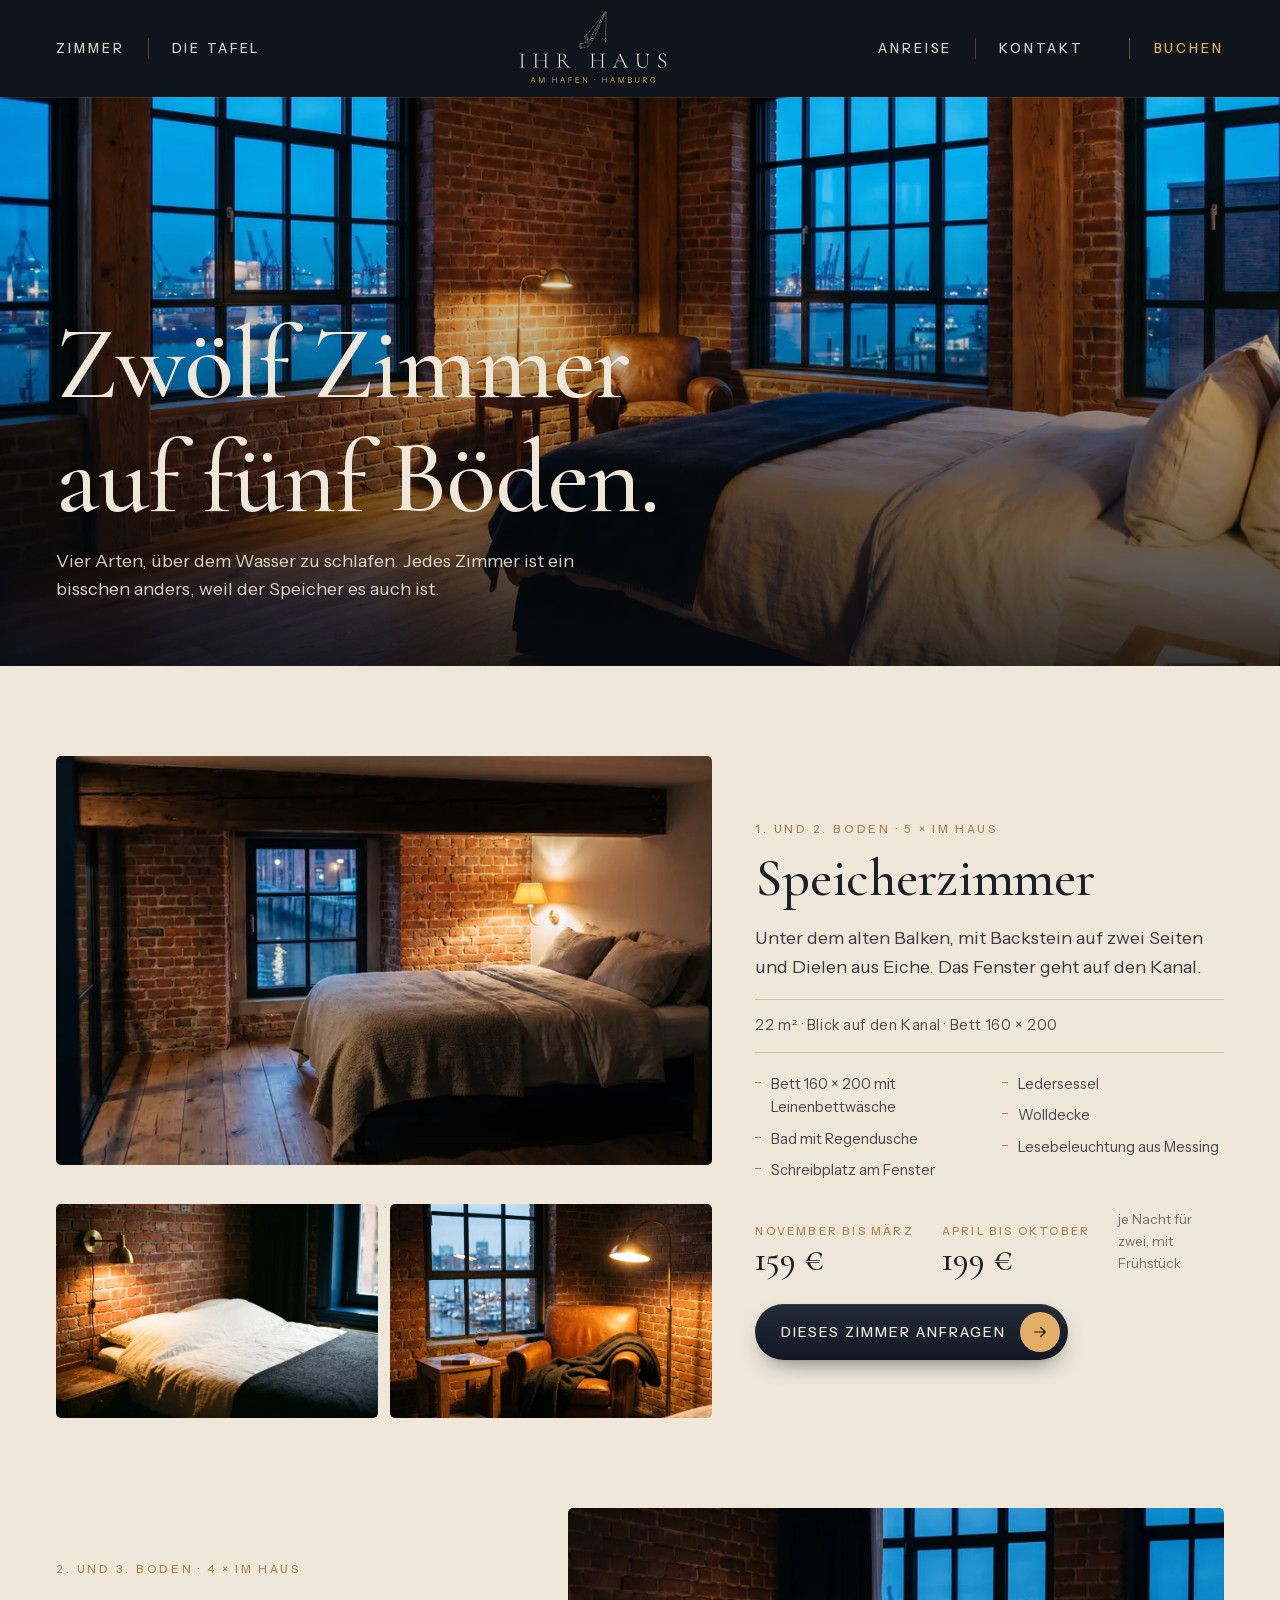
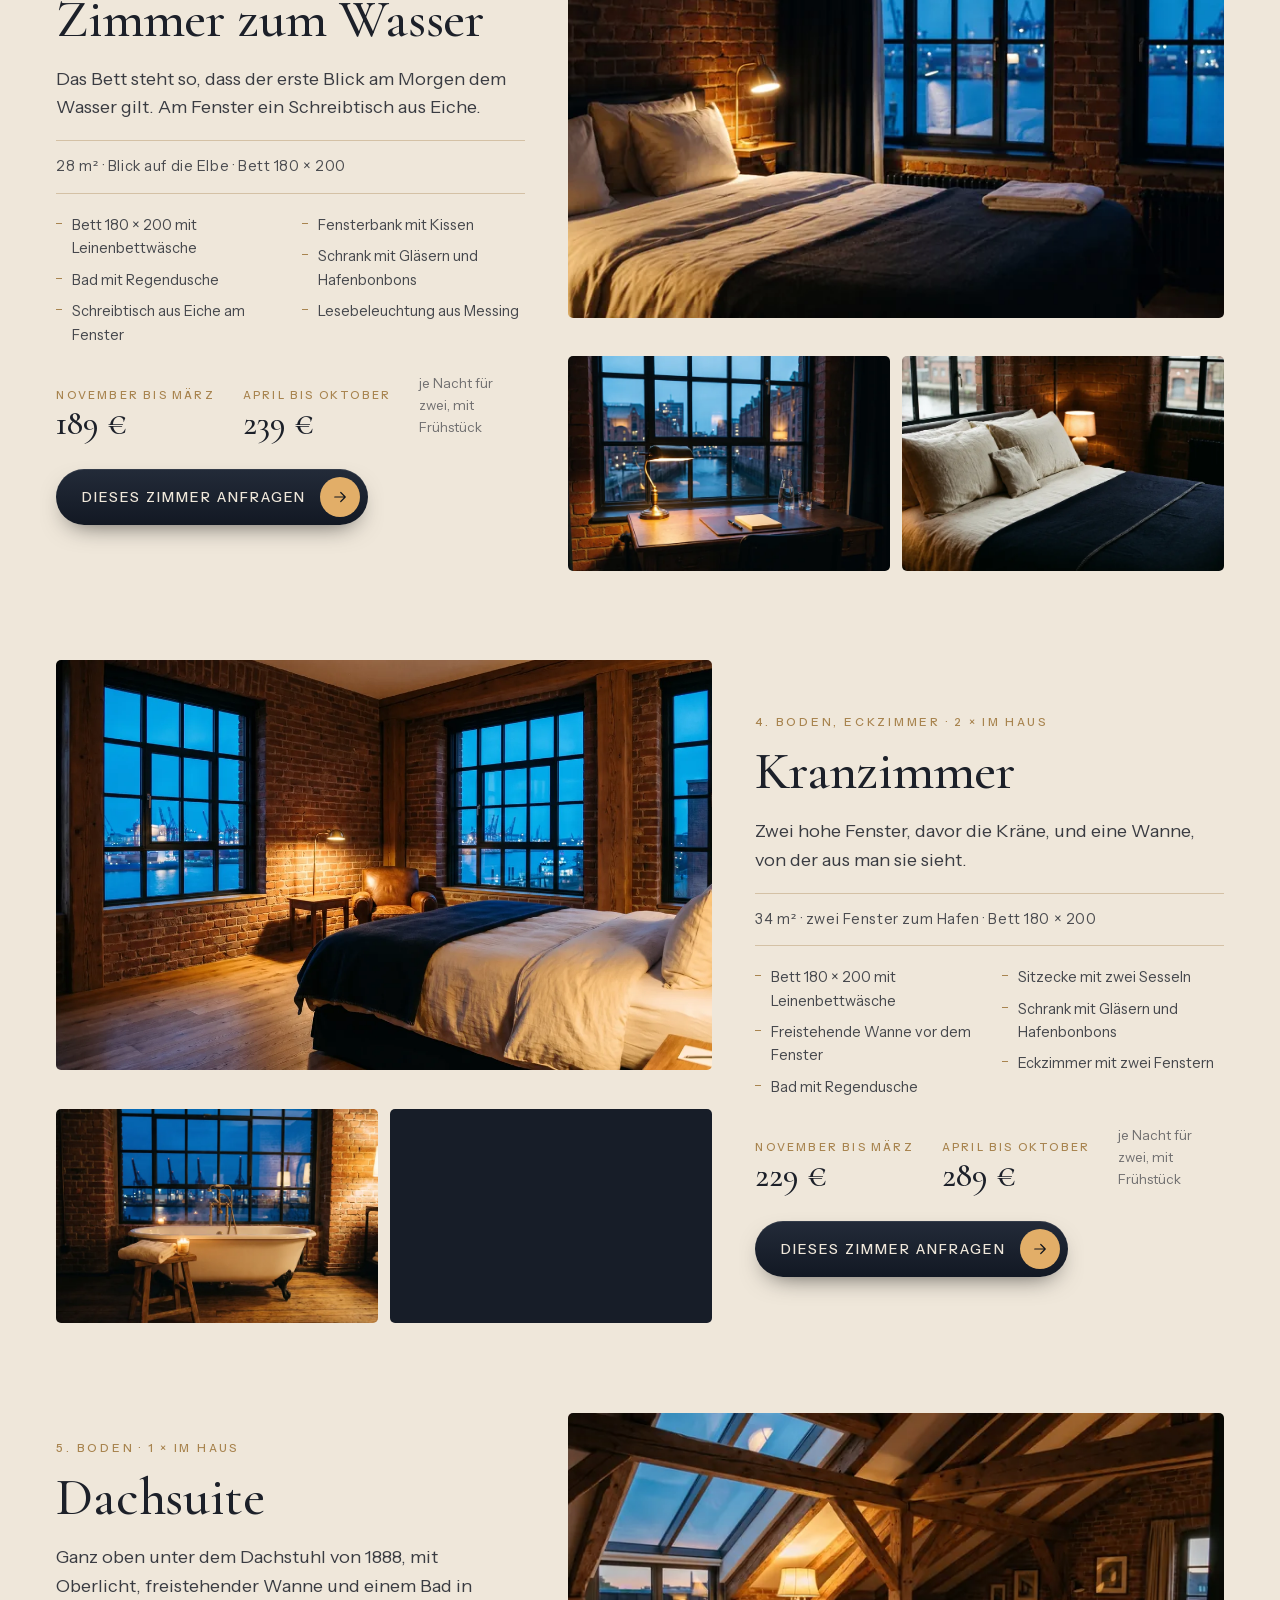
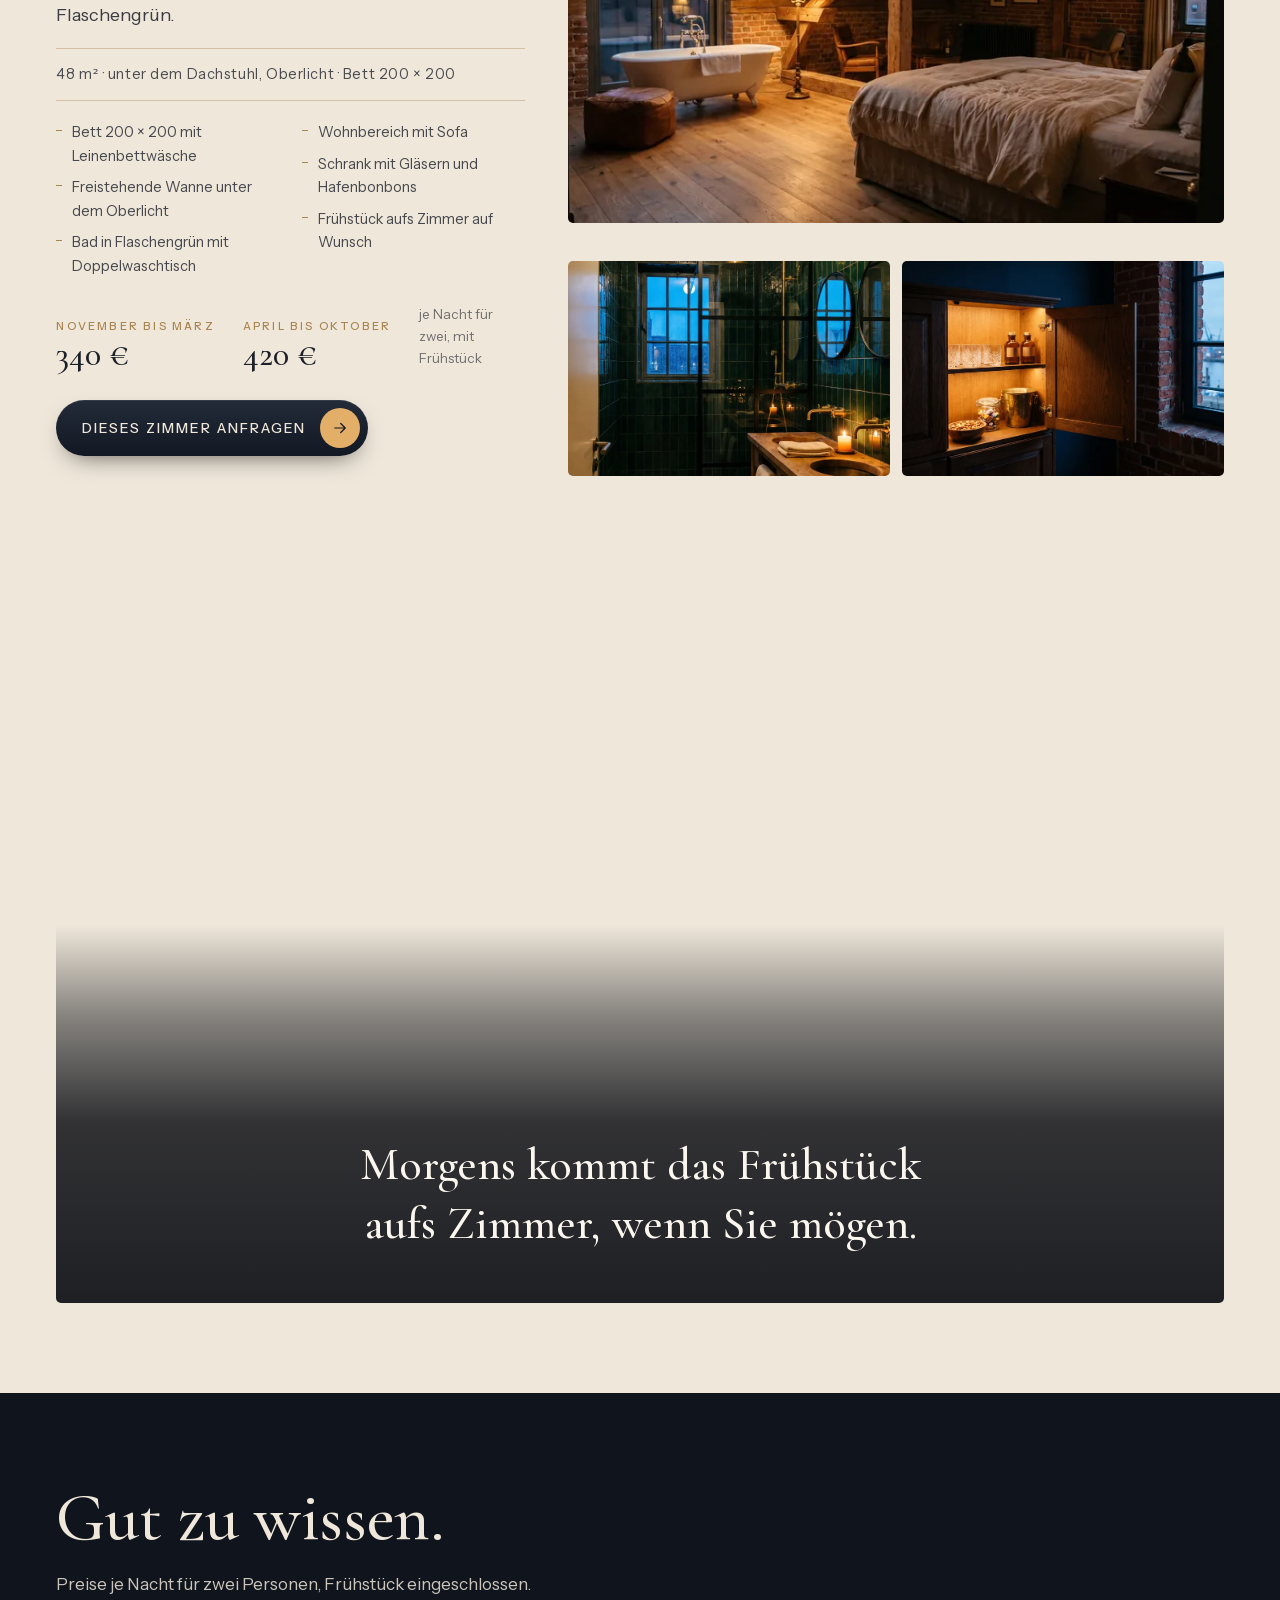
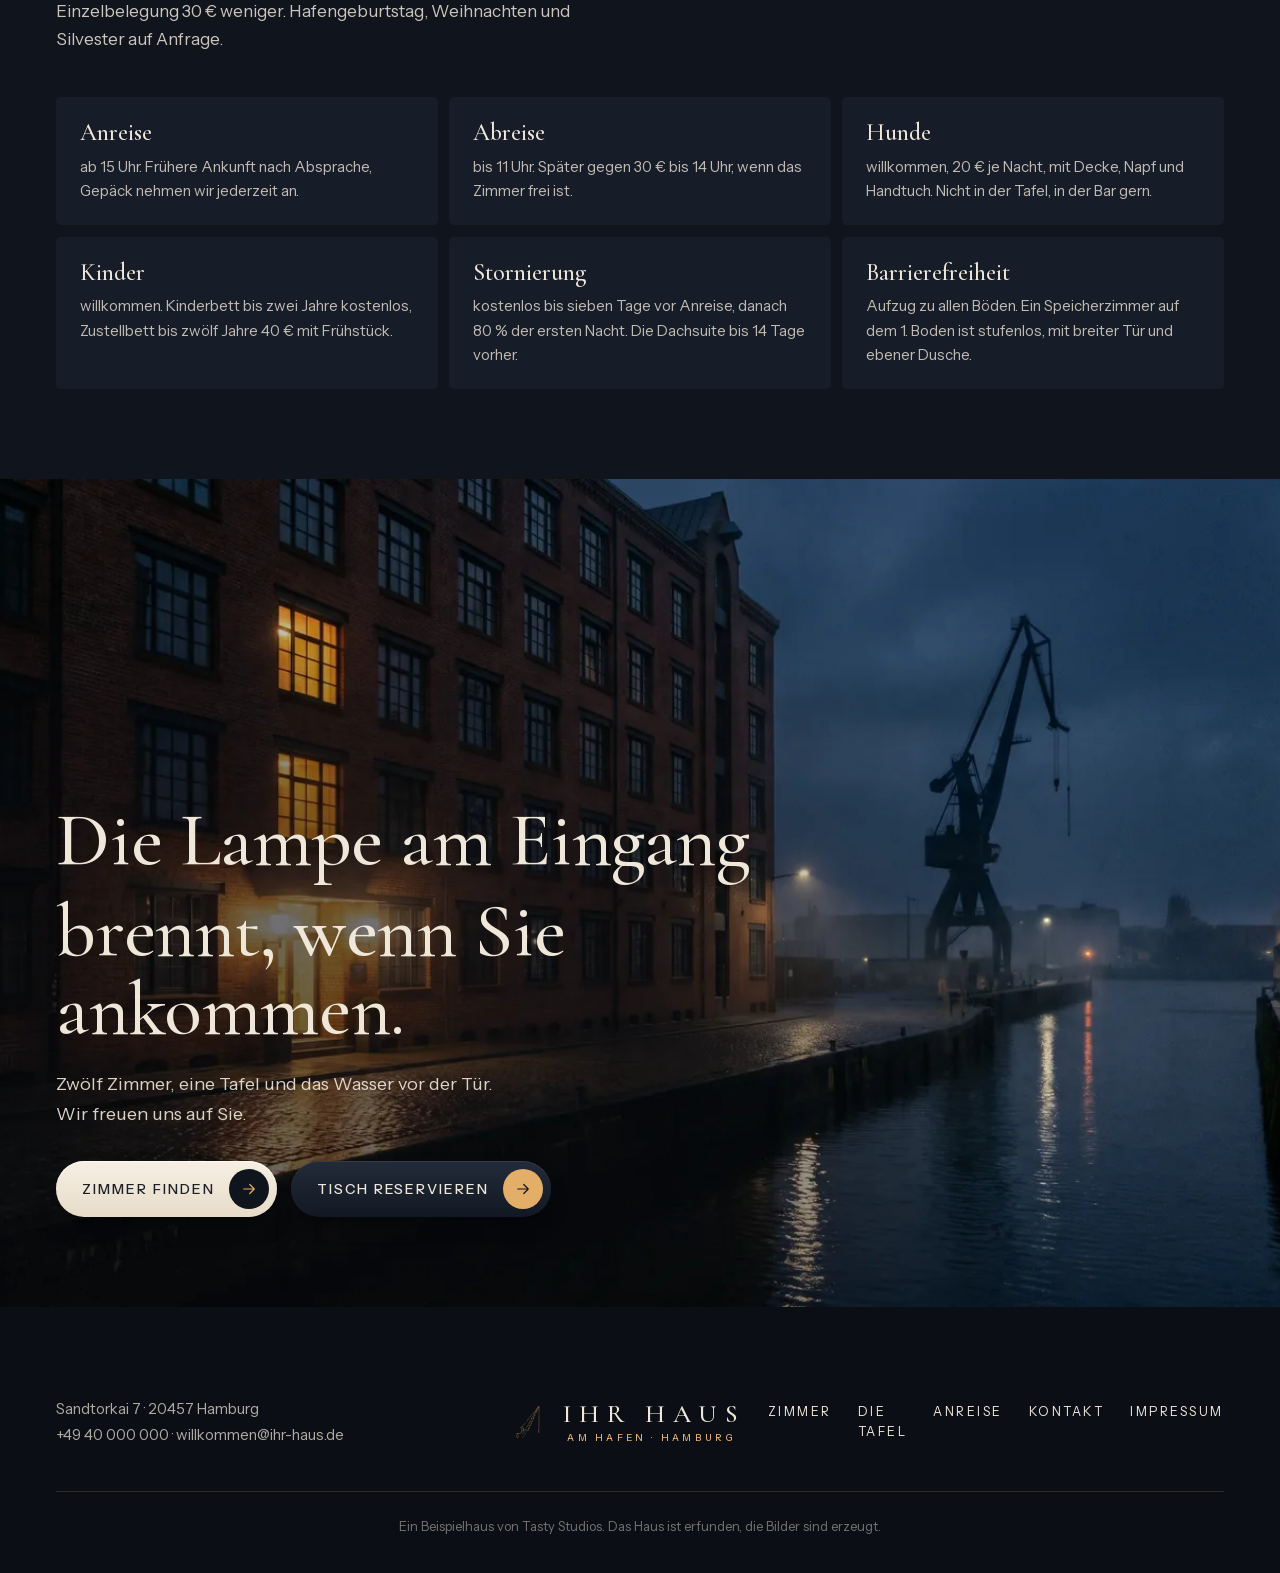
<file: Ihr Haus/zimmer.html>
<!doctype html>
<html lang="de" class="warte">
<head>
<meta charset="utf-8">
<meta name="viewport" content="width=device-width,initial-scale=1,viewport-fit=cover">
<title>Die Zimmer · Ihr Haus · Hamburg</title>
<meta name="description" content="Zwölf Zimmer in vier Arten im Speicher am Sandtorkai: Speicherzimmer, Zimmer zum Wasser, Kranzimmer, Dachsuite.">
<meta name="robots" content="noindex">
<meta name="theme-color" content="#10151d">
<link rel="preload" href="assets/fonts/CormorantGaramond-500.woff2" as="font" type="font/woff2" crossorigin>
<link rel="preload" href="assets/fonts/InstrumentSans-normal-400_600.woff2" as="font" type="font/woff2" crossorigin>
<link rel="preload" as="image" href="assets/img/z-kranzimmer-1400.webp" imagesrcset="assets/img/z-kranzimmer-800.webp 800w, assets/img/z-kranzimmer-1400.webp 1400w, assets/img/z-kranzimmer-2400.webp 2400w" imagesizes="100vw" fetchpriority="high">
<link rel="stylesheet" href="ihrhaus.css?v=3587401855">
<script>setTimeout(function(){document.documentElement.classList.remove('warte');document.documentElement.classList.add('los')},3500)</script>
</head>
<body class="u-zimmer">
<header class="leiste lv9 fest" data-leiste>
  <nav class="leiste__l lv9__t"><a href="zimmer.html">Zimmer</a><a href="tafel.html">Die Tafel</a></nav>
  <a class="llogo llogo--stapel" href="index.html" aria-label="Ihr Haus, zur Startseite"><svg class="lz" aria-hidden="true" xmlns="http://www.w3.org/2000/svg" viewBox="0 0 100 100"><g fill="currentColor" stroke="none" transform="translate(12.88 0.00) scale(0.118203)"><g transform="translate(0.000000,846.000000) scale(0.100000,-0.100000)"> <path d="M5682 8119 c-42 -24 -57 -40 -73 -75 -10 -25 -19 -52 -19 -60 0 -31 -34 -135 -50 -151 -9 -10 -38 -45 -66 -79 -27 -33 -67 -83 -89 -110 -22 -27 -74 -89 -116 -139 -41 -49 -100 -124 -131 -165 -30 -41 -97 -125 -149 -186 -52 -61 -119 -142 -149 -179 -30 -37 -69 -84 -86 -104 -17 -20 -56 -68 -85 -107 -30 -39 -100 -129 -157 -200 -56 -71 -131 -164 -165 -208 -34 -43 -98 -122 -143 -175 -44 -53 -85 -103 -90 -113 -12 -21 -113 -143 -186 -224 -32 -35 -58 -68 -58 -73 0 -6 -26 -41 -58 -78 -77 -92 -164 -197 -242 -297 -36 -46 -99 -124 -140 -174 -41 -50 -116 -142 -166 -204 -51 -62 -217 -268 -370 -457 -154 -189 -306 -378 -338 -420 -33 -42 -86 -107 -118 -146 -53 -63 -121 -145 -388 -469 -47 -56 -112 -135 -145 -175 l-60 -72 -17 40 c-18 43 -42 55 -94 49 -48 -5 -67 -55 -105 -278 l-33 -200 -111 5 c-60 3 -129 7 -151 10 -38 4 -43 2 -48 -21 -9 -33 1 -62 24 -74 21 -11 180 -29 240 -27 19 1 35 -1 34 -3 0 -3 -6 -39 -12 -80 -7 -41 -19 -122 -28 -180 -8 -58 -33 -204 -54 -325 -21 -121 -50 -294 -65 -385 -32 -203 -54 -300 -72 -320 -12 -13 -75 -15 -448 -15 -424 0 -434 0 -462 -21 -34 -26 -54 -90 -47 -159 2 -27 9 -169 15 -315 5 -146 12 -276 14 -290 2 -14 6 -58 10 -98 10 -104 21 -114 129 -120 l87 -5 -3 -59 -3 -59 -70 -4 c-38 -2 -87 0 -107 6 -40 10 -34 -7 -68 183 -30 166 -38 286 -34 516 2 129 5 253 6 275 2 30 -1 40 -12 40 -17 0 -24 -43 -39 -230 -13 -171 15 -528 54 -670 8 -27 19 -69 25 -92 10 -38 15 -44 53 -54 43 -11 205 -8 226 5 6 4 11 36 11 75 l0 68 61 7 c93 9 519 7 660 -4 209 -16 484 -17 484 -2 0 9 -37 14 -145 17 -80 3 -163 7 -185 9 -111 11 -664 25 -761 20 l-111 -7 -7 304 c-8 357 -17 475 -38 495 -8 8 -52 22 -99 31 -46 9 -89 17 -96 19 -27 7 7 62 45 76 40 13 265 16 622 8 241 -6 263 -1 283 68 29 98 124 653 192 1127 9 61 20 123 25 139 6 17 7 33 3 37 -5 4 -68 9 -140 12 -100 3 -139 8 -158 21 -39 26 -31 37 23 32 26 -3 98 -8 159 -11 111 -5 113 -5 118 17 3 13 14 79 25 148 42 253 61 310 104 310 23 0 45 -28 52 -65 5 -27 1 -41 -19 -67 -41 -55 -58 -96 -51 -125 12 -55 16 -63 30 -63 16 0 18 9 15 62 -2 20 5 51 15 69 l17 34 9 -25 c5 -14 13 -77 18 -140 8 -116 16 -176 72 -573 17 -120 29 -220 26 -222 -2 -2 -58 0 -123 5 -66 5 -135 10 -154 10 l-34 0 6 58 c6 57 67 384 88 472 18 74 26 150 17 156 -4 3 -10 -1 -12 -8 -28 -96 -41 -150 -71 -308 -44 -228 -67 -382 -57 -392 6 -6 234 -28 302 -28 52 -1 57 -12 80 -215 6 -49 18 -125 26 -169 18 -89 19 -199 4 -256 -22 -81 -135 -95 -314 -40 -54 16 -112 30 -128 30 -24 0 -32 6 -45 37 -29 71 2 204 87 361 75 139 126 182 213 182 62 0 107 10 107 25 0 21 -162 10 -209 -14 -103 -53 -244 -351 -243 -516 0 -81 13 -98 84 -109 24 -4 77 -17 118 -30 192 -60 351 -30 367 69 14 82 14 133 -2 222 -21 126 -55 371 -55 400 0 20 3 21 26 13 37 -14 59 -12 84 8 23 18 23 19 6 70 -17 49 -17 53 1 77 19 26 28 26 141 9 19 -3 32 -1 32 6 0 14 -53 36 -110 45 -67 11 -77 20 -95 82 -9 33 -41 95 -74 144 -49 72 -62 101 -80 180 -13 52 -27 103 -32 114 -5 11 -14 67 -19 125 -6 58 -13 125 -16 150 -5 44 -4 46 76 140 106 124 219 263 298 364 35 44 101 124 146 176 45 53 121 145 169 205 47 61 141 178 209 261 68 83 144 178 170 210 26 33 125 155 220 271 183 224 308 379 423 523 61 76 542 669 648 799 20 25 55 69 77 96 22 28 57 71 77 97 21 25 51 64 68 85 40 52 171 215 217 272 21 25 62 78 92 116 60 77 275 337 286 345 4 3 25 28 46 56 47 62 176 221 297 367 85 102 117 134 85 85 -8 -13 -32 -54 -53 -93 -147 -269 -268 -481 -388 -680 -60 -100 -227 -395 -257 -455 -12 -25 -57 -103 -99 -175 -43 -71 -118 -202 -168 -290 -50 -88 -139 -245 -198 -349 -60 -105 -134 -237 -165 -295 -73 -136 -177 -321 -246 -437 -30 -51 -54 -96 -54 -101 0 -5 -24 -48 -54 -96 -62 -98 -306 -533 -306 -545 0 -5 -19 -37 -43 -73 -23 -35 -69 -111 -101 -169 -33 -58 -84 -148 -113 -200 -85 -148 -226 -398 -265 -470 -19 -36 -79 -141 -133 -235 -203 -350 -349 -617 -390 -710 -32 -72 -93 -257 -173 -520 -70 -228 -224 -705 -306 -945 -53 -153 -74 -254 -59 -278 31 -51 66 -20 308 272 33 40 121 146 195 236 74 89 196 238 270 330 74 91 173 213 219 271 99 121 131 173 131 212 0 41 -26 84 -62 103 -18 9 -62 36 -98 59 -36 23 -91 57 -122 75 -69 41 -186 130 -170 130 19 0 101 -35 262 -113 228 -109 304 -133 329 -103 11 13 106 202 149 296 11 25 49 108 85 185 76 162 155 338 202 445 18 41 63 140 100 220 37 80 73 161 80 180 7 19 24 58 38 85 34 67 93 195 127 275 24 59 105 234 196 428 19 39 34 74 34 77 0 5 63 147 117 265 25 53 50 111 201 455 39 88 88 198 110 245 22 47 48 105 59 130 11 25 37 83 58 130 21 47 51 114 68 150 16 36 54 121 84 190 30 69 76 172 103 230 26 58 82 184 125 280 42 96 101 227 130 290 30 63 63 140 75 170 12 30 28 66 35 80 27 50 102 206 115 240 34 88 132 313 168 385 75 149 71 157 71 -165 0 -1182 12 -4869 16 -4885 4 -13 -7 -37 -30 -69 -41 -58 -46 -107 -14 -158 89 -142 97 -162 96 -228 -1 -48 -6 -68 -18 -77 -21 -16 -59 -96 -59 -125 0 -13 9 -42 20 -66 24 -52 72 -77 137 -69 53 6 71 20 95 74 15 34 16 46 7 67 -15 33 -36 33 -51 2 -14 -33 -36 -40 -64 -21 -31 20 -31 55 0 92 22 27 42 99 37 135 -2 16 28 81 93 202 39 74 32 147 -22 208 -13 16 -14 191 -8 1565 4 852 9 1618 11 1703 1 85 6 659 10 1275 l8 1120 -22 43 c-42 83 -146 105 -239 51z m175 -30 c18 -15 53 -92 53 -116 0 -33 -47 -107 -94 -149 -27 -25 -51 -43 -53 -40 -3 2 14 39 36 82 46 87 51 129 20 168 -23 30 -64 34 -108 12 -28 -15 -81 -83 -81 -104 0 -7 -4 -12 -9 -12 -11 0 4 62 24 100 39 76 152 108 212 59z m-63 -119 c0 -35 -11 -63 -45 -123 -45 -76 -46 -77 -63 -58 -61 68 6 239 89 228 17 -2 20 -9 19 -47z m112 -985 c-3 -429 -8 -978 -12 -1220 -11 -746 -20 -2129 -20 -2772 l1 -612 -35 2 c-19 1 -51 -2 -71 -6 l-36 -7 -6 57 c-6 76 -10 1111 -11 3353 -1 1479 2 1846 12 1892 12 51 17 59 57 82 23 14 58 41 76 60 l34 34 8 -42 c5 -22 6 -392 3 -821z m-291 815 c3 -10 20 -31 37 -45 l31 -27 -18 -51 c-10 -29 -33 -81 -52 -117 -33 -62 -41 -69 -156 -142 -66 -43 -122 -76 -124 -74 -6 6 46 106 142 271 49 83 95 162 104 177 19 33 27 35 36 8z m-118 -502 c-25 -62 -52 -126 -61 -143 -8 -16 -35 -77 -59 -135 -38 -89 -215 -471 -221 -477 -3 -4 -76 292 -76 309 0 15 72 52 161 81 25 9 63 26 83 38 l39 23 -7 155 -7 156 48 30 c97 60 138 83 141 80 2 -2 -17 -54 -41 -117z m-177 -206 l0 -82 -32 -15 c-18 -7 -75 -32 -125 -53 l-93 -40 25 42 c13 22 39 68 59 101 19 33 59 104 88 157 l53 98 12 -63 c7 -34 12 -99 13 -145z m-256 -348 c38 -147 49 -202 43 -216 -2 -8 -36 -27 -73 -42 -38 -16 -113 -48 -167 -71 l-97 -43 28 51 c16 29 57 104 92 167 88 161 142 251 147 247 2 -3 14 -44 27 -93z m17 -385 c-32 -74 -84 -190 -116 -259 -31 -69 -62 -136 -67 -150 -10 -22 -12 -17 -23 50 -7 41 -27 132 -46 202 -30 113 -32 129 -19 142 14 13 149 72 252 110 25 9 52 24 59 32 26 31 17 2 -40 -127z m-286 -174 c21 -82 38 -174 39 -204 l1 -54 -130 -52 c-71 -28 -168 -71 -214 -94 -45 -23 -81 -38 -80 -34 10 23 205 360 259 448 20 33 47 80 59 103 12 24 24 42 25 40 2 -1 20 -70 41 -153z m42 -373 c-20 -43 -68 -149 -108 -237 -109 -244 -159 -351 -159 -343 0 4 -29 102 -65 217 -36 116 -65 223 -65 239 0 27 6 32 93 72 223 101 332 146 336 137 2 -5 -13 -43 -32 -85z m-372 -357 c65 -209 67 -215 62 -229 -3 -7 -49 -29 -103 -51 -55 -21 -144 -57 -199 -80 -55 -23 -126 -52 -158 -65 -91 -36 -91 -32 4 -322 91 -281 96 -308 59 -320 -175 -52 -276 -85 -380 -123 -69 -26 -140 -51 -159 -58 -76 -26 -76 -24 109 -571 50 -150 50 -154 -40 -171 -19 -4 -103 -29 -187 -56 -83 -27 -206 -65 -273 -84 -126 -36 -175 -58 -185 -83 -3 -8 10 -49 29 -91 18 -42 83 -186 143 -321 60 -135 112 -252 116 -262 13 -36 -11 -44 -581 -194 -112 -29 -213 -56 -224 -60 -24 -7 33 105 202 401 57 99 121 214 143 255 22 41 79 143 127 225 48 83 101 175 117 205 16 30 90 161 163 290 74 129 150 264 170 300 59 106 138 246 223 395 44 77 109 192 144 255 36 63 72 126 81 140 9 14 37 63 63 110 25 47 74 135 109 195 34 61 89 160 123 220 33 61 67 121 77 135 9 14 40 68 67 120 28 52 59 109 69 127 l19 32 12 -57 c6 -31 33 -124 58 -207z m71 -313 c-8 -21 -27 -65 -44 -98 -16 -32 -49 -104 -72 -159 -23 -55 -78 -179 -122 -275 -44 -96 -93 -204 -108 -240 -63 -150 -104 -241 -154 -345 -30 -60 -88 -186 -129 -280 -41 -93 -103 -231 -137 -305 -34 -74 -77 -169 -95 -210 -18 -41 -81 -181 -140 -310 -59 -129 -138 -302 -175 -385 -37 -82 -90 -197 -117 -255 -28 -58 -63 -133 -78 -168 -16 -35 -36 -67 -45 -72 -19 -10 -120 31 -335 136 -166 81 -226 101 -260 86 -15 -7 -25 -18 -23 -25 5 -21 119 -118 179 -153 271 -158 284 -167 295 -210 5 -17 -1 -35 -20 -62 -31 -46 -364 -456 -790 -976 -125 -152 -227 -266 -238 -266 -4 0 -8 10 -8 23 0 25 121 406 259 817 49 146 117 353 151 460 34 107 77 241 97 296 l35 101 166 42 c170 42 332 86 545 147 66 19 125 34 133 34 7 0 21 11 29 24 15 23 13 31 -55 187 -40 90 -107 241 -151 336 -43 94 -79 176 -79 182 0 17 46 36 195 81 77 23 185 57 240 77 55 19 133 43 172 53 140 34 144 55 50 295 -19 50 -58 164 -87 254 -59 188 -63 172 43 214 125 51 438 157 461 157 15 0 35 12 50 31 30 35 30 36 -21 184 -55 160 -123 379 -123 396 0 11 21 24 63 39 34 13 80 32 102 43 50 26 326 135 342 136 9 1 9 -8 -1 -37z m-2524 -2598 c10 -11 29 -53 42 -92 l23 -71 -20 -14 -21 -14 22 -63 c24 -70 22 -80 -14 -80 -26 0 -29 7 -15 30 15 23 1 33 -20 14 -11 -9 -22 -14 -26 -10 -7 6 -26 119 -58 345 -8 58 -15 107 -15 110 0 3 19 -25 41 -64 23 -38 50 -79 61 -91z m3889 -233 c40 -41 38 -76 -14 -174 -24 -45 -51 -102 -60 -126 -10 -24 -20 -42 -22 -40 -4 5 -53 95 -102 191 l-34 67 20 40 c26 51 62 70 129 71 46 0 58 -4 83 -29z m-126 -491 c-43 -47 -11 -123 57 -137 37 -7 31 -26 -12 -34 -61 -13 -110 25 -110 84 0 34 34 102 57 116 25 14 30 -5 8 -29z m-5221 -520 c33 -5 64 -14 69 -19 5 -5 11 -40 13 -78 10 -214 14 -347 16 -508 l3 -180 -85 0 -85 0 -12 60 c-15 73 -30 328 -32 563 l-2 172 28 0 c15 0 55 -4 87 -10z"/> </g></g></svg><svg class="lw" aria-hidden="true" xmlns="http://www.w3.org/2000/svg" viewBox="-2 -65.80000000000001 676.7 69.10000000000001"><path fill="currentColor" d="M19.200000000000003 -8.1Q19.200000000000003 -5.2 19.800000000000004 -3.7Q20.400000000000002 -2.2 22.35 -1.7000000000000002Q24.3 -1.2000000000000002 28.1 -1.2000000000000002Q28.3 -1.2000000000000002 28.3 -0.6000000000000001Q28.3 0.0 28.1 0.0Q25.700000000000003 0.0 22.800000000000004 -0.1Q19.900000000000002 -0.2 16.400000000000002 -0.2Q13.100000000000001 -0.2 10.15 -0.1Q7.2 0.0 4.800000000000001 0.0Q4.5 0.0 4.5 -0.6000000000000001Q4.5 -1.2000000000000002 4.800000000000001 -1.2000000000000002Q8.6 -1.2000000000000002 10.55 -1.7000000000000002Q12.5 -2.2 13.15 -3.7Q13.8 -5.2 13.8 -8.1V-54.400000000000006Q13.8 -57.300000000000004 13.15 -58.75Q12.5 -60.2 10.55 -60.75Q8.6 -61.300000000000004 4.800000000000001 -61.300000000000004Q4.5 -61.300000000000004 4.5 -61.900000000000006Q4.5 -62.5 4.800000000000001 -62.5Q7.2 -62.5 10.15 -62.35Q13.100000000000001 -62.2 16.400000000000002 -62.2Q19.900000000000002 -62.2 22.85 -62.35Q25.8 -62.5 28.1 -62.5Q28.3 -62.5 28.3 -61.900000000000006Q28.3 -61.300000000000004 28.1 -61.300000000000004Q24.3 -61.300000000000004 22.4 -60.7Q20.5 -60.1 19.85 -58.6Q19.200000000000003 -57.1 19.200000000000003 -54.2Z M120.80000000000001 -54.2Q120.80000000000001 -57.1 120.2 -58.6Q119.6 -60.1 117.7 -60.7Q115.80000000000001 -61.300000000000004 111.9 -61.300000000000004Q111.6 -61.300000000000004 111.6 -61.900000000000006Q111.6 -62.5 111.9 -62.5Q114.2 -62.5 117.15 -62.35Q120.1 -62.2 123.5 -62.2Q126.7 -62.2 129.7 -62.35Q132.7 -62.5 135.0 -62.5Q135.3 -62.5 135.3 -61.900000000000006Q135.3 -61.300000000000004 135.0 -61.300000000000004Q131.2 -61.300000000000004 129.25 -60.75Q127.3 -60.2 126.65 -58.75Q126.0 -57.300000000000004 126.0 -54.400000000000006V-8.1Q126.0 -5.2 126.65 -3.7Q127.3 -2.2 129.25 -1.7000000000000002Q131.2 -1.2000000000000002 135.0 -1.2000000000000002Q135.3 -1.2000000000000002 135.3 -0.6000000000000001Q135.3 0.0 135.0 0.0Q132.7 0.0 129.7 -0.1Q126.7 -0.2 123.5 -0.2Q120.1 -0.2 117.15 -0.1Q114.2 0.0 111.9 0.0Q111.6 0.0 111.6 -0.6000000000000001Q111.6 -1.2000000000000002 111.9 -1.2000000000000002Q115.80000000000001 -1.2000000000000002 117.7 -1.7000000000000002Q119.6 -2.2 120.2 -3.7Q120.80000000000001 -5.2 120.80000000000001 -8.1ZM78.0 -31.6V-33.5H123.0V-31.6ZM75.6 -8.1V-54.400000000000006Q75.6 -57.300000000000004 74.94999999999999 -58.75Q74.3 -60.2 72.4 -60.75Q70.5 -61.300000000000004 66.7 -61.300000000000004Q66.5 -61.300000000000004 66.5 -61.900000000000006Q66.5 -62.5 66.7 -62.5Q69.1 -62.5 72.05 -62.35Q75.0 -62.2 78.2 -62.2Q81.7 -62.2 84.6 -62.35Q87.5 -62.5 89.8 -62.5Q90.0 -62.5 90.0 -61.900000000000006Q90.0 -61.300000000000004 89.8 -61.300000000000004Q86.0 -61.300000000000004 84.1 -60.7Q82.2 -60.1 81.55000000000001 -58.6Q80.9 -57.1 80.9 -54.2V-8.1Q80.9 -5.2 81.5 -3.7Q82.1 -2.2 84.05 -1.7000000000000002Q86.0 -1.2000000000000002 89.8 -1.2000000000000002Q90.0 -1.2000000000000002 90.0 -0.6000000000000001Q90.0 0.0 89.8 0.0Q87.4 0.0 84.55000000000001 -0.1Q81.7 -0.2 78.2 -0.2Q75.0 -0.2 72.0 -0.1Q69.0 0.0 66.6 0.0Q66.4 0.0 66.4 -0.6000000000000001Q66.4 -1.2000000000000002 66.6 -1.2000000000000002Q70.4 -1.2000000000000002 72.35 -1.7000000000000002Q74.3 -2.2 74.94999999999999 -3.7Q75.6 -5.2 75.6 -8.1Z M224.8 0.0Q223.10000000000002 0.0 219.20000000000002 -3.9000000000000004Q215.3 -7.800000000000001 209.8 -15.05Q204.3 -22.3 197.5 -32.2L202.3 -33.7Q210.9 -21.6 216.9 -14.450000000000001Q222.9 -7.300000000000001 227.5 -4.25Q232.10000000000002 -1.2000000000000002 236.40000000000003 -1.2000000000000002Q236.70000000000002 -1.2000000000000002 236.70000000000002 -0.6000000000000001Q236.70000000000002 0.0 236.40000000000003 0.0Q231.9 0.0 229.05 0.0Q226.20000000000002 0.0 224.8 0.0ZM198.70000000000002 -62.800000000000004Q206.4 -62.800000000000004 210.45 -59.10000000000001Q214.5 -55.400000000000006 214.5 -49.5Q214.5 -44.2 211.4 -39.900000000000006Q208.3 -35.6 203.15 -33.1Q198.0 -30.6 191.8 -30.6Q190.9 -30.6 189.7 -30.700000000000003Q188.5 -30.8 187.5 -30.900000000000002V-8.1Q187.5 -5.2 188.10000000000002 -3.7Q188.70000000000002 -2.2 190.65000000000003 -1.7000000000000002Q192.60000000000002 -1.2000000000000002 196.4 -1.2000000000000002Q196.70000000000002 -1.2000000000000002 196.70000000000002 -0.6000000000000001Q196.70000000000002 0.0 196.4 0.0Q194.0 0.0 191.15 -0.1Q188.3 -0.2 184.8 -0.2Q181.60000000000002 -0.2 178.60000000000002 -0.1Q175.60000000000002 0.0 173.20000000000002 0.0Q173.0 0.0 173.0 -0.6000000000000001Q173.0 -1.2000000000000002 173.20000000000002 -1.2000000000000002Q177.0 -1.2000000000000002 178.95 -1.7000000000000002Q180.9 -2.2 181.60000000000002 -3.7Q182.3 -5.2 182.3 -8.1V-54.400000000000006Q182.3 -57.300000000000004 181.65 -58.75Q181.0 -60.2 179.10000000000002 -60.75Q177.20000000000002 -61.300000000000004 173.4 -61.300000000000004Q173.10000000000002 -61.300000000000004 173.10000000000002 -61.900000000000006Q173.10000000000002 -62.5 173.4 -62.5Q175.70000000000002 -62.5 178.65000000000003 -62.35Q181.60000000000002 -62.2 184.8 -62.2Q187.9 -62.2 192.0 -62.5Q196.10000000000002 -62.800000000000004 198.70000000000002 -62.800000000000004ZM208.9 -46.800000000000004Q208.9 -52.2 207.15 -55.400000000000006Q205.4 -58.6 202.15 -60.05Q198.9 -61.5 194.3 -61.5Q190.70000000000002 -61.5 189.10000000000002 -60.2Q187.5 -58.900000000000006 187.5 -54.2V-33.2Q188.9 -33.1 190.55 -33.0Q192.20000000000002 -32.9 193.5 -32.9Q202.10000000000002 -32.9 205.5 -36.5Q208.9 -40.1 208.9 -46.800000000000004Z M376.7 -54.2Q376.7 -57.1 376.1 -58.6Q375.5 -60.1 373.6 -60.7Q371.7 -61.300000000000004 367.79999999999995 -61.300000000000004Q367.5 -61.300000000000004 367.5 -61.900000000000006Q367.5 -62.5 367.79999999999995 -62.5Q370.09999999999997 -62.5 373.04999999999995 -62.35Q376.0 -62.2 379.4 -62.2Q382.59999999999997 -62.2 385.59999999999997 -62.35Q388.59999999999997 -62.5 390.9 -62.5Q391.2 -62.5 391.2 -61.900000000000006Q391.2 -61.300000000000004 390.9 -61.300000000000004Q387.09999999999997 -61.300000000000004 385.15 -60.75Q383.2 -60.2 382.54999999999995 -58.75Q381.9 -57.300000000000004 381.9 -54.400000000000006V-8.1Q381.9 -5.2 382.54999999999995 -3.7Q383.2 -2.2 385.15 -1.7000000000000002Q387.09999999999997 -1.2000000000000002 390.9 -1.2000000000000002Q391.2 -1.2000000000000002 391.2 -0.6000000000000001Q391.2 0.0 390.9 0.0Q388.59999999999997 0.0 385.59999999999997 -0.1Q382.59999999999997 -0.2 379.4 -0.2Q376.0 -0.2 373.04999999999995 -0.1Q370.09999999999997 0.0 367.79999999999995 0.0Q367.5 0.0 367.5 -0.6000000000000001Q367.5 -1.2000000000000002 367.79999999999995 -1.2000000000000002Q371.7 -1.2000000000000002 373.6 -1.7000000000000002Q375.5 -2.2 376.1 -3.7Q376.7 -5.2 376.7 -8.1ZM333.9 -31.6V-33.5H378.9V-31.6ZM331.5 -8.1V-54.400000000000006Q331.5 -57.300000000000004 330.85 -58.75Q330.2 -60.2 328.29999999999995 -60.75Q326.4 -61.300000000000004 322.59999999999997 -61.300000000000004Q322.4 -61.300000000000004 322.4 -61.900000000000006Q322.4 -62.5 322.59999999999997 -62.5Q325.0 -62.5 327.95 -62.35Q330.9 -62.2 334.09999999999997 -62.2Q337.59999999999997 -62.2 340.5 -62.35Q343.4 -62.5 345.7 -62.5Q345.9 -62.5 345.9 -61.900000000000006Q345.9 -61.300000000000004 345.7 -61.300000000000004Q341.9 -61.300000000000004 340.0 -60.7Q338.09999999999997 -60.1 337.44999999999993 -58.6Q336.79999999999995 -57.1 336.79999999999995 -54.2V-8.1Q336.79999999999995 -5.2 337.4 -3.7Q338.0 -2.2 339.95 -1.7000000000000002Q341.9 -1.2000000000000002 345.7 -1.2000000000000002Q345.9 -1.2000000000000002 345.9 -0.6000000000000001Q345.9 0.0 345.7 0.0Q343.29999999999995 0.0 340.44999999999993 -0.1Q337.59999999999997 -0.2 334.09999999999997 -0.2Q330.9 -0.2 327.9 -0.1Q324.9 0.0 322.5 0.0Q322.29999999999995 0.0 322.29999999999995 -0.6000000000000001Q322.29999999999995 -1.2000000000000002 322.5 -1.2000000000000002Q326.29999999999995 -1.2000000000000002 328.25 -1.7000000000000002Q330.2 -2.2 330.85 -3.7Q331.5 -5.2 331.5 -8.1Z M444.7 -28.700000000000003 445.59999999999997 -30.5H471.5L472.2 -28.700000000000003ZM494.1 -1.2000000000000002Q494.5 -1.2000000000000002 494.5 -0.6000000000000001Q494.5 0.0 494.1 0.0Q491.3 0.0 488.35 -0.2Q485.4 -0.4 482.7 -0.4Q479.6 -0.4 477.35 -0.2Q475.1 0.0 472.4 0.0Q472.0 0.0 472.0 -0.6000000000000001Q472.0 -1.2000000000000002 472.4 -1.2000000000000002Q478.0 -1.2000000000000002 479.45 -2.7Q480.9 -4.2 479.0 -8.4L456.4 -57.0L458.3 -58.7L439.0 -12.3Q436.5 -6.2 438.6 -3.7Q440.7 -1.2000000000000002 447.5 -1.2000000000000002Q448.0 -1.2000000000000002 448.0 -0.6000000000000001Q448.0 0.0 447.5 0.0Q444.5 0.0 442.0 -0.2Q439.5 -0.4 435.7 -0.4Q432.2 -0.4 430.04999999999995 -0.2Q427.9 0.0 424.9 0.0Q424.5 0.0 424.5 -0.6000000000000001Q424.5 -1.2000000000000002 424.9 -1.2000000000000002Q427.59999999999997 -1.2000000000000002 429.59999999999997 -2.2Q431.59999999999997 -3.2 433.34999999999997 -5.800000000000001Q435.09999999999997 -8.4 437.09999999999997 -13.200000000000001L458.0 -63.5Q458.2 -63.800000000000004 458.65 -63.800000000000004Q459.09999999999997 -63.800000000000004 459.2 -63.5L482.4 -13.700000000000001Q484.7 -8.700000000000001 486.5 -5.950000000000001Q488.3 -3.2 490.1 -2.2Q491.9 -1.2000000000000002 494.1 -1.2000000000000002Z M581.7 -52.0Q581.7 -56.800000000000004 579.6500000000001 -59.050000000000004Q577.6 -61.300000000000004 573.2 -61.300000000000004Q572.9 -61.300000000000004 572.9 -61.900000000000006Q572.9 -62.5 573.2 -62.5Q575.4 -62.5 577.75 -62.35Q580.1 -62.2 582.9 -62.2Q585.2 -62.2 587.55 -62.35Q589.9 -62.5 591.8 -62.5Q592.0 -62.5 592.0 -61.900000000000006Q592.0 -61.300000000000004 591.8 -61.300000000000004Q587.8 -61.300000000000004 585.8499999999999 -59.050000000000004Q583.9 -56.800000000000004 583.9 -52.0V-23.400000000000002Q583.9 -15.5 581.0 -10.0Q578.1 -4.5 572.85 -1.6Q567.6 1.3 560.6 1.3Q553.2 1.3 547.7 -1.6500000000000004Q542.2 -4.6000000000000005 539.2 -9.950000000000001Q536.2 -15.3 536.2 -22.5V-54.400000000000006Q536.2 -57.300000000000004 535.55 -58.75Q534.9 -60.2 533.0 -60.75Q531.1 -61.300000000000004 527.3 -61.300000000000004Q527.1 -61.300000000000004 527.1 -61.900000000000006Q527.1 -62.5 527.3 -62.5Q529.7 -62.5 532.6 -62.35Q535.5 -62.2 538.8 -62.2Q542.2 -62.2 545.1500000000001 -62.35Q548.1 -62.5 550.3 -62.5Q550.6 -62.5 550.6 -61.900000000000006Q550.6 -61.300000000000004 550.3 -61.300000000000004Q546.5 -61.300000000000004 544.6 -60.7Q542.7 -60.1 542.1 -58.6Q541.5 -57.1 541.5 -54.2V-26.0Q541.5 -14.200000000000001 547.0 -7.9Q552.5 -1.6 562.4 -1.6Q571.6 -1.6 576.6500000000001 -7.4Q581.7 -13.200000000000001 581.7 -23.3Z M638.0 -50.400000000000006Q638.0 -46.2 640.05 -43.25Q642.1 -40.300000000000004 645.35 -38.1Q648.6 -35.9 652.2 -33.800000000000004Q655.9000000000001 -31.700000000000003 659.3000000000001 -29.35Q662.7 -27.0 664.95 -23.75Q667.2 -20.5 667.2 -15.700000000000001Q667.2 -11.100000000000001 664.95 -7.250000000000001Q662.7 -3.4000000000000004 658.2 -1.1Q653.7 1.2000000000000002 646.9000000000001 1.2000000000000002Q644.7 1.2000000000000002 642.5500000000001 0.9000000000000001Q640.4000000000001 0.6000000000000001 638.1500000000001 -0.14999999999999997Q635.9000000000001 -0.9 633.3000000000001 -2.2Q632.8000000000001 -2.5 632.6500000000001 -2.95Q632.5 -3.4000000000000004 632.4000000000001 -4.1000000000000005L630.9000000000001 -17.1Q630.8000000000001 -17.6 631.3500000000001 -17.65Q631.9000000000001 -17.7 632.0 -17.3Q632.4000000000001 -14.3 633.6000000000001 -11.3Q634.8000000000001 -8.3 636.8500000000001 -5.800000000000001Q638.9000000000001 -3.3000000000000003 641.95 -1.7500000000000002Q645.0 -0.2 649.1 -0.2Q652.2 -0.2 655.1 -1.35Q658.0 -2.5 659.85 -5.1Q661.7 -7.7 661.7 -12.200000000000001Q661.7 -17.1 659.5500000000001 -20.35Q657.4000000000001 -23.6 654.1000000000001 -25.950000000000003Q650.8000000000001 -28.3 647.1 -30.400000000000002Q643.6 -32.5 640.3 -34.8Q637.0 -37.1 634.95 -40.25Q632.9000000000001 -43.400000000000006 632.9000000000001 -48.1Q632.9000000000001 -53.300000000000004 635.5 -56.75Q638.1 -60.2 642.25 -61.900000000000006Q646.4000000000001 -63.6 650.9000000000001 -63.6Q653.5 -63.6 656.35 -63.05Q659.2 -62.5 662.3000000000001 -61.2Q663.1 -60.900000000000006 663.45 -60.45Q663.8000000000001 -60.0 663.8000000000001 -59.5L664.7 -48.900000000000006Q664.7 -48.5 664.1500000000001 -48.5Q663.6 -48.5 663.5 -48.900000000000006Q663.3000000000001 -51.1 662.45 -53.45Q661.6 -55.800000000000004 659.95 -57.800000000000004Q658.3000000000001 -59.800000000000004 655.75 -61.050000000000004Q653.2 -62.300000000000004 649.6 -62.300000000000004Q645.3000000000001 -62.300000000000004 642.75 -60.5Q640.2 -58.7 639.1 -56.0Q638.0 -53.300000000000004 638.0 -50.400000000000006Z"/></svg><svg class="lu" aria-hidden="true" xmlns="http://www.w3.org/2000/svg" viewBox="-2 -75.0 1673.5999999999997 78.0"><path fill="currentColor" d="M3.6 0.0 31.400000000000002 -72.0H38.6L11.5 0.0ZM60.800000000000004 0.0 33.7 -72.0H41.400000000000006L69.2 0.0ZM17.400000000000002 -29.1H55.0V-21.900000000000002H17.400000000000002Z M115.39999999999999 0.0V-72.0H128.0L154.0 -2.6H150.2L176.0 -72.0H188.8V0.0H180.7V-67.7H181.8L156.7 0.0H146.9L121.8 -67.10000000000001H122.9V0.0Z M294.0 0.0V-72.0H302.2V0.0ZM342.2 0.0V-72.0H350.4V0.0ZM298.2 -41.1H345.79999999999995V-33.9H298.2Z M396.6 0.0 424.4 -72.0H431.6L404.5 0.0ZM453.8 0.0 426.7 -72.0H434.4L462.2 0.0ZM410.4 -29.1H448.0V-21.900000000000002H410.4Z M508.40000000000003 0.0V-72.0H516.6V0.0ZM512.6 -30.900000000000002V-38.1H551.4V-30.900000000000002ZM512.6 -64.8V-72.0H554.2V-64.8Z M602.6 0.0V-72.0H610.8V0.0ZM606.8 0.0V-7.2H650.8V0.0ZM606.8 -33.9V-41.1H647.2V-33.9ZM606.8 -64.8V-72.0H650.0V-64.8Z M700.4 0.0V-72.0H708.9L750.1999999999999 -11.4L749.0 -11.200000000000001V-72.0H756.8V0.0H748.3L707.0 -60.6L708.1999999999999 -60.800000000000004V0.0Z M853.4 -33.5V-43.8H863.6999999999999V-33.5Z M960.3 0.0V-72.0H968.4999999999999V0.0ZM1008.4999999999999 0.0V-72.0H1016.6999999999999V0.0ZM964.4999999999999 -41.1H1012.0999999999999V-33.9H964.4999999999999Z M1062.8999999999999 0.0 1090.7 -72.0H1097.8999999999999L1070.8 0.0ZM1120.1 0.0 1093.0 -72.0H1100.7L1128.5 0.0ZM1076.7 -29.1H1114.3V-21.900000000000002H1076.7Z M1174.6999999999998 0.0V-72.0H1187.3L1213.3 -2.6H1209.5L1235.3 -72.0H1248.1V0.0H1240.0V-67.7H1241.1L1216.0 0.0H1206.1999999999998L1181.1 -67.10000000000001H1182.1999999999998V0.0Z M1304.6999999999998 0.0V-6.800000000000001H1327.6999999999998Q1334.2999999999997 -6.800000000000001 1338.1999999999998 -10.4Q1342.1 -14.0 1342.1 -20.1Q1342.1 -26.6 1338.0 -30.5Q1333.8999999999999 -34.4 1326.9999999999998 -34.4H1304.6999999999998V-41.0H1325.8999999999999Q1332.6999999999998 -41.0 1336.4999999999998 -44.3Q1340.2999999999997 -47.6 1340.2999999999997 -53.6Q1340.2999999999997 -59.2 1336.7499999999998 -62.2Q1333.1999999999998 -65.2 1326.3999999999999 -65.2H1304.6999999999998V-72.0H1327.1Q1336.9999999999998 -72.0 1342.7499999999998 -67.3Q1348.4999999999998 -62.6 1348.4999999999998 -54.5Q1348.4999999999998 -49.400000000000006 1346.1999999999998 -45.400000000000006Q1343.8999999999999 -41.400000000000006 1339.8999999999999 -39.150000000000006Q1335.8999999999999 -36.9 1330.6999999999998 -36.9L1331.1999999999998 -39.0Q1336.6999999999998 -39.0 1341.0499999999997 -36.400000000000006Q1345.3999999999999 -33.800000000000004 1347.9499999999998 -29.35Q1350.4999999999998 -24.900000000000002 1350.4999999999998 -19.200000000000003Q1350.4999999999998 -13.5 1347.7499999999998 -9.15Q1344.9999999999998 -4.800000000000001 1339.9999999999998 -2.4000000000000004Q1334.9999999999998 0.0 1328.3999999999999 0.0ZM1299.2999999999997 0.0V-72.0H1307.4999999999998V0.0Z M1423.7999999999997 1.0Q1410.7999999999997 1.0 1403.5499999999997 -6.95Q1396.2999999999997 -14.9 1396.2999999999997 -29.200000000000003V-72.0H1404.4999999999998V-28.8Q1404.4999999999998 -18.0 1409.4999999999998 -12.2Q1414.4999999999998 -6.4 1423.7999999999997 -6.4Q1433.2999999999997 -6.4 1438.2999999999997 -12.150000000000002Q1443.2999999999997 -17.900000000000002 1443.2999999999997 -28.8V-72.0H1451.4999999999998V-29.1Q1451.4999999999998 -14.9 1444.1999999999998 -6.95Q1436.8999999999996 1.0 1423.7999999999997 1.0Z M1502.0999999999997 0.0V-72.0H1528.6999999999998Q1536.3999999999999 -72.0 1541.7999999999997 -69.5Q1547.1999999999998 -67.0 1550.0499999999997 -62.55Q1552.8999999999999 -58.1 1552.8999999999999 -52.0Q1552.8999999999999 -45.900000000000006 1550.0499999999997 -41.35000000000001Q1547.1999999999998 -36.800000000000004 1541.7999999999997 -34.25Q1536.3999999999999 -31.700000000000003 1528.6999999999998 -31.700000000000003H1508.0999999999997V-38.900000000000006H1528.3999999999999Q1536.3999999999999 -38.900000000000006 1540.5499999999997 -42.400000000000006Q1544.6999999999998 -45.900000000000006 1544.6999999999998 -52.0Q1544.6999999999998 -58.0 1540.6 -61.4Q1536.4999999999998 -64.8 1528.3999999999999 -64.8H1510.2999999999997V0.0ZM1544.2999999999997 0.0 1505.9999999999998 -35.7H1517.1999999999998L1556.6999999999998 0.0Z M1634.0999999999997 1.0Q1623.0999999999997 1.0 1614.9999999999995 -3.5Q1606.8999999999996 -8.0 1602.4999999999995 -16.15Q1598.0999999999997 -24.3 1598.0999999999997 -35.4Q1598.0999999999997 -46.5 1602.4499999999998 -54.95Q1606.7999999999997 -63.400000000000006 1614.5499999999997 -68.2Q1622.2999999999997 -73.0 1632.3999999999996 -73.0Q1640.2999999999997 -73.0 1646.7499999999995 -70.0Q1653.1999999999996 -67.0 1657.3499999999997 -61.7Q1661.4999999999998 -56.400000000000006 1662.3999999999996 -49.400000000000006H1654.1999999999996Q1653.1999999999996 -56.800000000000004 1647.3499999999997 -61.2Q1641.4999999999998 -65.60000000000001 1632.6999999999996 -65.60000000000001Q1624.7999999999997 -65.60000000000001 1618.8999999999996 -61.85000000000001Q1612.9999999999998 -58.1 1609.7499999999998 -51.400000000000006Q1606.4999999999998 -44.7 1606.4999999999998 -35.6Q1606.4999999999998 -26.5 1609.8499999999997 -19.95Q1613.1999999999996 -13.4 1619.5499999999997 -9.9Q1625.8999999999996 -6.4 1634.7999999999997 -6.4Q1640.8999999999996 -6.4 1645.6999999999998 -8.15Q1650.4999999999998 -9.9 1654.3999999999996 -13.600000000000001L1662.5999999999997 -10.600000000000001Q1657.0999999999997 -4.800000000000001 1649.9499999999998 -1.9000000000000004Q1642.7999999999997 1.0 1634.0999999999997 1.0ZM1654.3999999999996 -10.600000000000001V-33.9L1657.4999999999998 -30.8H1634.6999999999996V-38.0H1662.5999999999997V-10.600000000000001Z"/></svg></a>
  <nav class="leiste__r lv9__t"><a href="anreise.html">Anreise</a><a href="kontakt.html">Kontakt</a></nav>
  <a class="lv9__b" href="kontakt.html#anfrage">Buchen</a>
</header>
<main>
<section class="kopfbild" id="oben">
  <div class="kopfbild__b"><img src="assets/img/z-kranzimmer-1400.webp" srcset="assets/img/z-kranzimmer-800.webp 800w, assets/img/z-kranzimmer-1400.webp 1400w, assets/img/z-kranzimmer-2400.webp 2400w" sizes="100vw" width="2752" height="1536" alt="Das Kranzimmer mit zwei Fenstern zum Hafen" style="object-position:50% 55%" fetchpriority="high" decoding="sync"></div>
  <div class="kopfbild__t"><h1 class="kopfbild__h"><span class="sl"><span style="--i:0">Zwölf Zimmer</span></span><span class="sl"><span style="--i:1">auf fünf Böden.</span></span></h1><p class="kopfbild__p">Vier Arten, über dem Wasser zu schlafen. Jedes Zimmer ist ein bisschen anders, weil der Speicher es auch ist.</p></div>
</section><section class="zk" id="speicher"><div class="zk__w"><figure class="rahmen zk-gross sw"><img src="assets/img/z-speicherzimmer-1400.webp" srcset="assets/img/z-speicherzimmer-800.webp 800w, assets/img/z-speicherzimmer-1400.webp 1400w, assets/img/z-speicherzimmer-2400.webp 2400w" sizes="(max-width:900px) 100vw, 58vw" width="2752" height="1536" alt="Das Speicherzimmer unter dem Balken" loading="lazy" decoding="async"></figure><div class="zk-t sw" style="--i:1">
      <small class="zk-boden">1. und 2. Boden · 5 × im Haus</small>
      <h2 class="t1 t1--dunkel zk-name"><span class="sl"><span style="--i:0">Speicherzimmer</span></span></h2>
      <p class="zk-satz">Unter dem alten Balken, mit Backstein auf zwei Seiten und Dielen aus Eiche. Das Fenster geht auf den Kanal.</p>
      <p class="zk-fakten">22 m² · Blick auf den Kanal · Bett 160 × 200</p>
      <ul class="zk-aus"><li>Bett 160 × 200 mit Leinenbettwäsche</li><li>Bad mit Regendusche</li><li>Schreibplatz am Fenster</li><li>Ledersessel</li><li>Wolldecke</li><li>Lesebeleuchtung aus Messing</li></ul>
      <div class="zk-preise"><div><small>November bis März</small><b>159 €</b></div><div><small>April bis Oktober</small><b>199 €</b></div><p>je Nacht für zwei, mit Frühstück</p></div>
      <a class="kn kn--nacht" href="kontakt.html#anfrage?zimmer=speicher"><span>Dieses Zimmer anfragen</span><i class="kn__k"><svg viewBox="0 0 24 24" aria-hidden="true"><path d="M5 12h13M13 6l6 6-6 6"/></svg></i></a>
    </div><div class="zk-reihe"><figure class="rahmen zk-klein sw" style="--i:1"><img src="assets/img/d-bett-1400.webp" srcset="assets/img/d-bett-800.webp 800w, assets/img/d-bett-1400.webp 1400w, assets/img/d-bett-2400.webp 2400w" sizes="(max-width:900px) 50vw, 29vw" width="2528" height="1696" alt="Bettwäsche aus schwerem Leinen" loading="lazy" decoding="async"></figure><figure class="rahmen zk-klein sw" style="--i:2"><img src="assets/img/z-leseecke-1400.webp" srcset="assets/img/z-leseecke-800.webp 800w, assets/img/z-leseecke-1400.webp 1400w, assets/img/z-leseecke-2400.webp 2400w" sizes="(max-width:900px) 50vw, 29vw" width="2528" height="1696" alt="Der Ledersessel am Fenster" loading="lazy" decoding="async"></figure></div></div></section><section class="zk zk--rechts" id="wasser"><div class="zk__w"><figure class="rahmen zk-gross sw"><img src="assets/img/zimmer-1400.webp" srcset="assets/img/zimmer-800.webp 800w, assets/img/zimmer-1400.webp 1400w, assets/img/zimmer-2400.webp 2400w" sizes="(max-width:900px) 100vw, 58vw" width="2752" height="1536" alt="Das Zimmer zum Wasser zur blauen Stunde" loading="lazy" decoding="async"></figure><div class="zk-t sw" style="--i:1">
      <small class="zk-boden">2. und 3. Boden · 4 × im Haus</small>
      <h2 class="t1 t1--dunkel zk-name"><span class="sl"><span style="--i:0">Zimmer zum Wasser</span></span></h2>
      <p class="zk-satz">Das Bett steht so, dass der erste Blick am Morgen dem Wasser gilt. Am Fenster ein Schreibtisch aus Eiche.</p>
      <p class="zk-fakten">28 m² · Blick auf die Elbe · Bett 180 × 200</p>
      <ul class="zk-aus"><li>Bett 180 × 200 mit Leinenbettwäsche</li><li>Bad mit Regendusche</li><li>Schreibtisch aus Eiche am Fenster</li><li>Fensterbank mit Kissen</li><li>Schrank mit Gläsern und Hafenbonbons</li><li>Lesebeleuchtung aus Messing</li></ul>
      <div class="zk-preise"><div><small>November bis März</small><b>189 €</b></div><div><small>April bis Oktober</small><b>239 €</b></div><p>je Nacht für zwei, mit Frühstück</p></div>
      <a class="kn kn--nacht" href="kontakt.html#anfrage?zimmer=wasser"><span>Dieses Zimmer anfragen</span><i class="kn__k"><svg viewBox="0 0 24 24" aria-hidden="true"><path d="M5 12h13M13 6l6 6-6 6"/></svg></i></a>
    </div><div class="zk-reihe"><figure class="rahmen zk-klein sw" style="--i:1"><img src="assets/img/z-schreibtisch-1400.webp" srcset="assets/img/z-schreibtisch-800.webp 800w, assets/img/z-schreibtisch-1400.webp 1400w, assets/img/z-schreibtisch-2400.webp 2400w" sizes="(max-width:900px) 50vw, 29vw" width="2528" height="1696" alt="Der Schreibtisch am Fenster" loading="lazy" decoding="async"></figure><figure class="rahmen zk-klein sw" style="--i:2"><img src="assets/img/z-bettdetail-1400.webp" srcset="assets/img/z-bettdetail-800.webp 800w, assets/img/z-bettdetail-1400.webp 1400w, assets/img/z-bettdetail-2400.webp 2400w" sizes="(max-width:900px) 50vw, 29vw" width="2528" height="1696" alt="Kissen aus Leinen, Decke aus Wolle" loading="lazy" decoding="async"></figure></div></div></section><section class="zk" id="kran"><div class="zk__w"><figure class="rahmen zk-gross sw"><img src="assets/img/z-kranzimmer-1400.webp" srcset="assets/img/z-kranzimmer-800.webp 800w, assets/img/z-kranzimmer-1400.webp 1400w, assets/img/z-kranzimmer-2400.webp 2400w" sizes="(max-width:900px) 100vw, 58vw" width="2752" height="1536" alt="Das Kranzimmer mit zwei Fenstern zum Hafen" loading="lazy" decoding="async"></figure><div class="zk-t sw" style="--i:1">
      <small class="zk-boden">4. Boden, Eckzimmer · 2 × im Haus</small>
      <h2 class="t1 t1--dunkel zk-name"><span class="sl"><span style="--i:0">Kranzimmer</span></span></h2>
      <p class="zk-satz">Zwei hohe Fenster, davor die Kräne, und eine Wanne, von der aus man sie sieht.</p>
      <p class="zk-fakten">34 m² · zwei Fenster zum Hafen · Bett 180 × 200</p>
      <ul class="zk-aus"><li>Bett 180 × 200 mit Leinenbettwäsche</li><li>Freistehende Wanne vor dem Fenster</li><li>Bad mit Regendusche</li><li>Sitzecke mit zwei Sesseln</li><li>Schrank mit Gläsern und Hafenbonbons</li><li>Eckzimmer mit zwei Fenstern</li></ul>
      <div class="zk-preise"><div><small>November bis März</small><b>229 €</b></div><div><small>April bis Oktober</small><b>289 €</b></div><p>je Nacht für zwei, mit Frühstück</p></div>
      <a class="kn kn--nacht" href="kontakt.html#anfrage?zimmer=kran"><span>Dieses Zimmer anfragen</span><i class="kn__k"><svg viewBox="0 0 24 24" aria-hidden="true"><path d="M5 12h13M13 6l6 6-6 6"/></svg></i></a>
    </div><div class="zk-reihe"><figure class="rahmen zk-klein sw" style="--i:1"><img src="assets/img/z-wanne-1400.webp" srcset="assets/img/z-wanne-800.webp 800w, assets/img/z-wanne-1400.webp 1400w, assets/img/z-wanne-2400.webp 2400w" sizes="(max-width:900px) 50vw, 29vw" width="2528" height="1696" alt="Die Wanne vor dem Fenster" loading="lazy" decoding="async"></figure><figure class="rahmen zk-klein sw" style="--i:2"><img src="assets/img/z-morgen-1400.webp" srcset="assets/img/z-morgen-800.webp 800w, assets/img/z-morgen-1400.webp 1400w, assets/img/z-morgen-2400.webp 2400w" sizes="(max-width:900px) 50vw, 29vw" width="2752" height="1536" alt="Frühstück im Bett" loading="lazy" decoding="async"></figure></div></div></section><section class="zk zk--rechts" id="dach"><div class="zk__w"><figure class="rahmen zk-gross sw"><img src="assets/img/z-dachsuite-1400.webp" srcset="assets/img/z-dachsuite-800.webp 800w, assets/img/z-dachsuite-1400.webp 1400w, assets/img/z-dachsuite-2400.webp 2400w" sizes="(max-width:900px) 100vw, 58vw" width="2752" height="1536" alt="Die Dachsuite unter dem alten Dachstuhl" loading="lazy" decoding="async"></figure><div class="zk-t sw" style="--i:1">
      <small class="zk-boden">5. Boden · 1 × im Haus</small>
      <h2 class="t1 t1--dunkel zk-name"><span class="sl"><span style="--i:0">Dachsuite</span></span></h2>
      <p class="zk-satz">Ganz oben unter dem Dachstuhl von 1888, mit Oberlicht, freistehender Wanne und einem Bad in Flaschengrün.</p>
      <p class="zk-fakten">48 m² · unter dem Dachstuhl, Oberlicht · Bett 200 × 200</p>
      <ul class="zk-aus"><li>Bett 200 × 200 mit Leinenbettwäsche</li><li>Freistehende Wanne unter dem Oberlicht</li><li>Bad in Flaschengrün mit Doppelwaschtisch</li><li>Wohnbereich mit Sofa</li><li>Schrank mit Gläsern und Hafenbonbons</li><li>Frühstück aufs Zimmer auf Wunsch</li></ul>
      <div class="zk-preise"><div><small>November bis März</small><b>340 €</b></div><div><small>April bis Oktober</small><b>420 €</b></div><p>je Nacht für zwei, mit Frühstück</p></div>
      <a class="kn kn--nacht" href="kontakt.html#anfrage?zimmer=dach"><span>Dieses Zimmer anfragen</span><i class="kn__k"><svg viewBox="0 0 24 24" aria-hidden="true"><path d="M5 12h13M13 6l6 6-6 6"/></svg></i></a>
    </div><div class="zk-reihe"><figure class="rahmen zk-klein sw" style="--i:1"><img src="assets/img/z-bad-1400.webp" srcset="assets/img/z-bad-800.webp 800w, assets/img/z-bad-1400.webp 1400w, assets/img/z-bad-1792.webp 1792w" sizes="(max-width:900px) 50vw, 29vw" width="1792" height="2400" alt="Das Bad in Flaschengrün" loading="lazy" decoding="async"></figure><figure class="rahmen zk-klein sw" style="--i:2"><img src="assets/img/z-minibar-1400.webp" srcset="assets/img/z-minibar-800.webp 800w, assets/img/z-minibar-1400.webp 1400w, assets/img/z-minibar-2400.webp 2400w" sizes="(max-width:900px) 50vw, 29vw" width="2528" height="1696" alt="Der Schrank mit Gläsern und Hafenbonbons" loading="lazy" decoding="async"></figure></div></div></section><section class="fenster sw-feld" aria-label="Morgens kommt das Frühstück aufs Zimmer, wenn Sie mögen.">
  <div class="fenster__a"><div class="fenster__i"><img src="assets/img/z-morgen-1400.webp" srcset="assets/img/z-morgen-800.webp 800w, assets/img/z-morgen-1400.webp 1400w, assets/img/z-morgen-2400.webp 2400w" sizes="100vw" width="2752" height="1536" alt="Frühstück im Bett, grau Licht vom Hafen" style="object-position:50% 50%" loading="lazy" decoding="async"></div></div>
  <div class="fenster__t"><p class="fenster__s"><span class="sl"><span style="--i:0">Morgens kommt das Frühstück</span></span><span class="sl"><span style="--i:1">aufs Zimmer, wenn Sie mögen.</span></span></p></div>
</section><section class="gut" id="gut"><div class="gut__w"><div class="kopf sw"><h2 class="t1"><span class="sl"><span style="--i:0">Gut zu wissen.</span></span></h2><p>Preise je Nacht für zwei Personen, Frühstück eingeschlossen. Einzelbelegung 30 € weniger. Hafengeburtstag, Weihnachten und Silvester auf Anfrage.</p></div><div class="regeln"><div class="regel sw" style="--i:0"><b>Anreise</b><p>ab 15 Uhr. Frühere Ankunft nach Absprache, Gepäck nehmen wir jederzeit an.</p></div><div class="regel sw" style="--i:1"><b>Abreise</b><p>bis 11 Uhr. Später gegen 30 € bis 14 Uhr, wenn das Zimmer frei ist.</p></div><div class="regel sw" style="--i:2"><b>Hunde</b><p>willkommen, 20 € je Nacht, mit Decke, Napf und Handtuch. Nicht in der Tafel, in der Bar gern.</p></div><div class="regel sw" style="--i:3"><b>Kinder</b><p>willkommen. Kinderbett bis zwei Jahre kostenlos, Zustellbett bis zwölf Jahre 40 € mit Frühstück.</p></div><div class="regel sw" style="--i:7"><b>Stornierung</b><p>kostenlos bis sieben Tage vor Anreise, danach 80 % der ersten Nacht. Die Dachsuite bis 14 Tage vorher.</p></div><div class="regel sw" style="--i:10"><b>Barrierefreiheit</b><p>Aufzug zu allen Böden. Ein Speicherzimmer auf dem 1. Boden ist stufenlos, mit breiter Tür und ebener Dusche.</p></div></div></div></section><section class="schluss sw-feld" aria-labelledby="h-schluss">
  <div class="schluss__b"><img src="assets/img/schluss-1400.webp" srcset="assets/img/schluss-800.webp 800w, assets/img/schluss-1400.webp 1400w, assets/img/schluss-2400.webp 2400w" sizes="100vw" width="2752" height="1536" alt="Der Speicher am Kanal bei Nacht, zwei Fenster brennen" style="object-position:62% 50%" loading="lazy" decoding="async"></div>
  <div class="schluss__t">
    <h2 class="t1 schluss__h"><span class="sl"><span style="--i:0">Die Lampe am Eingang</span></span><span class="sl"><span style="--i:1">brennt, wenn Sie ankommen.</span></span></h2>
    <p>Zwölf Zimmer, eine Tafel und das Wasser vor der Tür. Wir freuen uns auf Sie.</p>
    <div class="knoepfe"><a class="kn kn--hell" href="zimmer.html"><span>Zimmer finden</span><i class="kn__k"><svg viewBox="0 0 24 24" aria-hidden="true"><path d="M5 12h13M13 6l6 6-6 6"/></svg></i></a><a class="kn kn--nacht" href="kontakt.html#tisch"><span>Tisch reservieren</span><i class="kn__k"><svg viewBox="0 0 24 24" aria-hidden="true"><path d="M5 12h13M13 6l6 6-6 6"/></svg></i></a></div>
  </div>
</section>
</main>
<footer class="fuss">
  <div class="fuss__w">
    <div class="fuss__m"><svg class="zeichen" xmlns="http://www.w3.org/2000/svg" viewBox="0 0 100 100" role="img" aria-label="Der Kran als klare Linie"><g fill="currentColor" stroke="none" transform="translate(12.88 0.00) scale(0.118203)"><g transform="translate(0.000000,846.000000) scale(0.100000,-0.100000)"> <path d="M5682 8119 c-42 -24 -57 -40 -73 -75 -10 -25 -19 -52 -19 -60 0 -31 -34 -135 -50 -151 -9 -10 -38 -45 -66 -79 -27 -33 -67 -83 -89 -110 -22 -27 -74 -89 -116 -139 -41 -49 -100 -124 -131 -165 -30 -41 -97 -125 -149 -186 -52 -61 -119 -142 -149 -179 -30 -37 -69 -84 -86 -104 -17 -20 -56 -68 -85 -107 -30 -39 -100 -129 -157 -200 -56 -71 -131 -164 -165 -208 -34 -43 -98 -122 -143 -175 -44 -53 -85 -103 -90 -113 -12 -21 -113 -143 -186 -224 -32 -35 -58 -68 -58 -73 0 -6 -26 -41 -58 -78 -77 -92 -164 -197 -242 -297 -36 -46 -99 -124 -140 -174 -41 -50 -116 -142 -166 -204 -51 -62 -217 -268 -370 -457 -154 -189 -306 -378 -338 -420 -33 -42 -86 -107 -118 -146 -53 -63 -121 -145 -388 -469 -47 -56 -112 -135 -145 -175 l-60 -72 -17 40 c-18 43 -42 55 -94 49 -48 -5 -67 -55 -105 -278 l-33 -200 -111 5 c-60 3 -129 7 -151 10 -38 4 -43 2 -48 -21 -9 -33 1 -62 24 -74 21 -11 180 -29 240 -27 19 1 35 -1 34 -3 0 -3 -6 -39 -12 -80 -7 -41 -19 -122 -28 -180 -8 -58 -33 -204 -54 -325 -21 -121 -50 -294 -65 -385 -32 -203 -54 -300 -72 -320 -12 -13 -75 -15 -448 -15 -424 0 -434 0 -462 -21 -34 -26 -54 -90 -47 -159 2 -27 9 -169 15 -315 5 -146 12 -276 14 -290 2 -14 6 -58 10 -98 10 -104 21 -114 129 -120 l87 -5 -3 -59 -3 -59 -70 -4 c-38 -2 -87 0 -107 6 -40 10 -34 -7 -68 183 -30 166 -38 286 -34 516 2 129 5 253 6 275 2 30 -1 40 -12 40 -17 0 -24 -43 -39 -230 -13 -171 15 -528 54 -670 8 -27 19 -69 25 -92 10 -38 15 -44 53 -54 43 -11 205 -8 226 5 6 4 11 36 11 75 l0 68 61 7 c93 9 519 7 660 -4 209 -16 484 -17 484 -2 0 9 -37 14 -145 17 -80 3 -163 7 -185 9 -111 11 -664 25 -761 20 l-111 -7 -7 304 c-8 357 -17 475 -38 495 -8 8 -52 22 -99 31 -46 9 -89 17 -96 19 -27 7 7 62 45 76 40 13 265 16 622 8 241 -6 263 -1 283 68 29 98 124 653 192 1127 9 61 20 123 25 139 6 17 7 33 3 37 -5 4 -68 9 -140 12 -100 3 -139 8 -158 21 -39 26 -31 37 23 32 26 -3 98 -8 159 -11 111 -5 113 -5 118 17 3 13 14 79 25 148 42 253 61 310 104 310 23 0 45 -28 52 -65 5 -27 1 -41 -19 -67 -41 -55 -58 -96 -51 -125 12 -55 16 -63 30 -63 16 0 18 9 15 62 -2 20 5 51 15 69 l17 34 9 -25 c5 -14 13 -77 18 -140 8 -116 16 -176 72 -573 17 -120 29 -220 26 -222 -2 -2 -58 0 -123 5 -66 5 -135 10 -154 10 l-34 0 6 58 c6 57 67 384 88 472 18 74 26 150 17 156 -4 3 -10 -1 -12 -8 -28 -96 -41 -150 -71 -308 -44 -228 -67 -382 -57 -392 6 -6 234 -28 302 -28 52 -1 57 -12 80 -215 6 -49 18 -125 26 -169 18 -89 19 -199 4 -256 -22 -81 -135 -95 -314 -40 -54 16 -112 30 -128 30 -24 0 -32 6 -45 37 -29 71 2 204 87 361 75 139 126 182 213 182 62 0 107 10 107 25 0 21 -162 10 -209 -14 -103 -53 -244 -351 -243 -516 0 -81 13 -98 84 -109 24 -4 77 -17 118 -30 192 -60 351 -30 367 69 14 82 14 133 -2 222 -21 126 -55 371 -55 400 0 20 3 21 26 13 37 -14 59 -12 84 8 23 18 23 19 6 70 -17 49 -17 53 1 77 19 26 28 26 141 9 19 -3 32 -1 32 6 0 14 -53 36 -110 45 -67 11 -77 20 -95 82 -9 33 -41 95 -74 144 -49 72 -62 101 -80 180 -13 52 -27 103 -32 114 -5 11 -14 67 -19 125 -6 58 -13 125 -16 150 -5 44 -4 46 76 140 106 124 219 263 298 364 35 44 101 124 146 176 45 53 121 145 169 205 47 61 141 178 209 261 68 83 144 178 170 210 26 33 125 155 220 271 183 224 308 379 423 523 61 76 542 669 648 799 20 25 55 69 77 96 22 28 57 71 77 97 21 25 51 64 68 85 40 52 171 215 217 272 21 25 62 78 92 116 60 77 275 337 286 345 4 3 25 28 46 56 47 62 176 221 297 367 85 102 117 134 85 85 -8 -13 -32 -54 -53 -93 -147 -269 -268 -481 -388 -680 -60 -100 -227 -395 -257 -455 -12 -25 -57 -103 -99 -175 -43 -71 -118 -202 -168 -290 -50 -88 -139 -245 -198 -349 -60 -105 -134 -237 -165 -295 -73 -136 -177 -321 -246 -437 -30 -51 -54 -96 -54 -101 0 -5 -24 -48 -54 -96 -62 -98 -306 -533 -306 -545 0 -5 -19 -37 -43 -73 -23 -35 -69 -111 -101 -169 -33 -58 -84 -148 -113 -200 -85 -148 -226 -398 -265 -470 -19 -36 -79 -141 -133 -235 -203 -350 -349 -617 -390 -710 -32 -72 -93 -257 -173 -520 -70 -228 -224 -705 -306 -945 -53 -153 -74 -254 -59 -278 31 -51 66 -20 308 272 33 40 121 146 195 236 74 89 196 238 270 330 74 91 173 213 219 271 99 121 131 173 131 212 0 41 -26 84 -62 103 -18 9 -62 36 -98 59 -36 23 -91 57 -122 75 -69 41 -186 130 -170 130 19 0 101 -35 262 -113 228 -109 304 -133 329 -103 11 13 106 202 149 296 11 25 49 108 85 185 76 162 155 338 202 445 18 41 63 140 100 220 37 80 73 161 80 180 7 19 24 58 38 85 34 67 93 195 127 275 24 59 105 234 196 428 19 39 34 74 34 77 0 5 63 147 117 265 25 53 50 111 201 455 39 88 88 198 110 245 22 47 48 105 59 130 11 25 37 83 58 130 21 47 51 114 68 150 16 36 54 121 84 190 30 69 76 172 103 230 26 58 82 184 125 280 42 96 101 227 130 290 30 63 63 140 75 170 12 30 28 66 35 80 27 50 102 206 115 240 34 88 132 313 168 385 75 149 71 157 71 -165 0 -1182 12 -4869 16 -4885 4 -13 -7 -37 -30 -69 -41 -58 -46 -107 -14 -158 89 -142 97 -162 96 -228 -1 -48 -6 -68 -18 -77 -21 -16 -59 -96 -59 -125 0 -13 9 -42 20 -66 24 -52 72 -77 137 -69 53 6 71 20 95 74 15 34 16 46 7 67 -15 33 -36 33 -51 2 -14 -33 -36 -40 -64 -21 -31 20 -31 55 0 92 22 27 42 99 37 135 -2 16 28 81 93 202 39 74 32 147 -22 208 -13 16 -14 191 -8 1565 4 852 9 1618 11 1703 1 85 6 659 10 1275 l8 1120 -22 43 c-42 83 -146 105 -239 51z m175 -30 c18 -15 53 -92 53 -116 0 -33 -47 -107 -94 -149 -27 -25 -51 -43 -53 -40 -3 2 14 39 36 82 46 87 51 129 20 168 -23 30 -64 34 -108 12 -28 -15 -81 -83 -81 -104 0 -7 -4 -12 -9 -12 -11 0 4 62 24 100 39 76 152 108 212 59z m-63 -119 c0 -35 -11 -63 -45 -123 -45 -76 -46 -77 -63 -58 -61 68 6 239 89 228 17 -2 20 -9 19 -47z m112 -985 c-3 -429 -8 -978 -12 -1220 -11 -746 -20 -2129 -20 -2772 l1 -612 -35 2 c-19 1 -51 -2 -71 -6 l-36 -7 -6 57 c-6 76 -10 1111 -11 3353 -1 1479 2 1846 12 1892 12 51 17 59 57 82 23 14 58 41 76 60 l34 34 8 -42 c5 -22 6 -392 3 -821z m-291 815 c3 -10 20 -31 37 -45 l31 -27 -18 -51 c-10 -29 -33 -81 -52 -117 -33 -62 -41 -69 -156 -142 -66 -43 -122 -76 -124 -74 -6 6 46 106 142 271 49 83 95 162 104 177 19 33 27 35 36 8z m-118 -502 c-25 -62 -52 -126 -61 -143 -8 -16 -35 -77 -59 -135 -38 -89 -215 -471 -221 -477 -3 -4 -76 292 -76 309 0 15 72 52 161 81 25 9 63 26 83 38 l39 23 -7 155 -7 156 48 30 c97 60 138 83 141 80 2 -2 -17 -54 -41 -117z m-177 -206 l0 -82 -32 -15 c-18 -7 -75 -32 -125 -53 l-93 -40 25 42 c13 22 39 68 59 101 19 33 59 104 88 157 l53 98 12 -63 c7 -34 12 -99 13 -145z m-256 -348 c38 -147 49 -202 43 -216 -2 -8 -36 -27 -73 -42 -38 -16 -113 -48 -167 -71 l-97 -43 28 51 c16 29 57 104 92 167 88 161 142 251 147 247 2 -3 14 -44 27 -93z m17 -385 c-32 -74 -84 -190 -116 -259 -31 -69 -62 -136 -67 -150 -10 -22 -12 -17 -23 50 -7 41 -27 132 -46 202 -30 113 -32 129 -19 142 14 13 149 72 252 110 25 9 52 24 59 32 26 31 17 2 -40 -127z m-286 -174 c21 -82 38 -174 39 -204 l1 -54 -130 -52 c-71 -28 -168 -71 -214 -94 -45 -23 -81 -38 -80 -34 10 23 205 360 259 448 20 33 47 80 59 103 12 24 24 42 25 40 2 -1 20 -70 41 -153z m42 -373 c-20 -43 -68 -149 -108 -237 -109 -244 -159 -351 -159 -343 0 4 -29 102 -65 217 -36 116 -65 223 -65 239 0 27 6 32 93 72 223 101 332 146 336 137 2 -5 -13 -43 -32 -85z m-372 -357 c65 -209 67 -215 62 -229 -3 -7 -49 -29 -103 -51 -55 -21 -144 -57 -199 -80 -55 -23 -126 -52 -158 -65 -91 -36 -91 -32 4 -322 91 -281 96 -308 59 -320 -175 -52 -276 -85 -380 -123 -69 -26 -140 -51 -159 -58 -76 -26 -76 -24 109 -571 50 -150 50 -154 -40 -171 -19 -4 -103 -29 -187 -56 -83 -27 -206 -65 -273 -84 -126 -36 -175 -58 -185 -83 -3 -8 10 -49 29 -91 18 -42 83 -186 143 -321 60 -135 112 -252 116 -262 13 -36 -11 -44 -581 -194 -112 -29 -213 -56 -224 -60 -24 -7 33 105 202 401 57 99 121 214 143 255 22 41 79 143 127 225 48 83 101 175 117 205 16 30 90 161 163 290 74 129 150 264 170 300 59 106 138 246 223 395 44 77 109 192 144 255 36 63 72 126 81 140 9 14 37 63 63 110 25 47 74 135 109 195 34 61 89 160 123 220 33 61 67 121 77 135 9 14 40 68 67 120 28 52 59 109 69 127 l19 32 12 -57 c6 -31 33 -124 58 -207z m71 -313 c-8 -21 -27 -65 -44 -98 -16 -32 -49 -104 -72 -159 -23 -55 -78 -179 -122 -275 -44 -96 -93 -204 -108 -240 -63 -150 -104 -241 -154 -345 -30 -60 -88 -186 -129 -280 -41 -93 -103 -231 -137 -305 -34 -74 -77 -169 -95 -210 -18 -41 -81 -181 -140 -310 -59 -129 -138 -302 -175 -385 -37 -82 -90 -197 -117 -255 -28 -58 -63 -133 -78 -168 -16 -35 -36 -67 -45 -72 -19 -10 -120 31 -335 136 -166 81 -226 101 -260 86 -15 -7 -25 -18 -23 -25 5 -21 119 -118 179 -153 271 -158 284 -167 295 -210 5 -17 -1 -35 -20 -62 -31 -46 -364 -456 -790 -976 -125 -152 -227 -266 -238 -266 -4 0 -8 10 -8 23 0 25 121 406 259 817 49 146 117 353 151 460 34 107 77 241 97 296 l35 101 166 42 c170 42 332 86 545 147 66 19 125 34 133 34 7 0 21 11 29 24 15 23 13 31 -55 187 -40 90 -107 241 -151 336 -43 94 -79 176 -79 182 0 17 46 36 195 81 77 23 185 57 240 77 55 19 133 43 172 53 140 34 144 55 50 295 -19 50 -58 164 -87 254 -59 188 -63 172 43 214 125 51 438 157 461 157 15 0 35 12 50 31 30 35 30 36 -21 184 -55 160 -123 379 -123 396 0 11 21 24 63 39 34 13 80 32 102 43 50 26 326 135 342 136 9 1 9 -8 -1 -37z m-2524 -2598 c10 -11 29 -53 42 -92 l23 -71 -20 -14 -21 -14 22 -63 c24 -70 22 -80 -14 -80 -26 0 -29 7 -15 30 15 23 1 33 -20 14 -11 -9 -22 -14 -26 -10 -7 6 -26 119 -58 345 -8 58 -15 107 -15 110 0 3 19 -25 41 -64 23 -38 50 -79 61 -91z m3889 -233 c40 -41 38 -76 -14 -174 -24 -45 -51 -102 -60 -126 -10 -24 -20 -42 -22 -40 -4 5 -53 95 -102 191 l-34 67 20 40 c26 51 62 70 129 71 46 0 58 -4 83 -29z m-126 -491 c-43 -47 -11 -123 57 -137 37 -7 31 -26 -12 -34 -61 -13 -110 25 -110 84 0 34 34 102 57 116 25 14 30 -5 8 -29z m-5221 -520 c33 -5 64 -14 69 -19 5 -5 11 -40 13 -78 10 -214 14 -347 16 -508 l3 -180 -85 0 -85 0 -12 60 c-15 73 -30 328 -32 563 l-2 172 28 0 c15 0 55 -4 87 -10z"/> </g></g></svg><a class="logo" href="index.html" aria-label="Ihr Haus, zur Startseite"><b>Ihr Haus</b><small>Am Hafen · Hamburg</small></a></div>
    <p>Sandtorkai 7 · 20457 Hamburg<br>+49 40 000 000 · willkommen@ihr-haus.de</p>
    <nav><a href="zimmer.html">Zimmer</a><a href="tafel.html">Die Tafel</a><a href="anreise.html">Anreise</a><a href="kontakt.html">Kontakt</a><a href="impressum.html">Impressum</a></nav>
  </div>
  <p class="fuss__klein">Ein Beispielhaus von Tasty Studios. Das Haus ist erfunden, die Bilder sind erzeugt.</p>
</footer>
<script>window.IH_B={"s-aussen-wasser": [800, 1400, 2400], "empfang": [800, 1400, 2400], "s-eingang": [800, 1400, 1792], "s-lobby": [800, 1400, 2400], "s-schluesselbrett": [800, 1400, 2400], "s-fensterplatz": [800, 1400, 2400], "z-speicherzimmer": [800, 1400, 2400], "d-bett": [800, 1400, 2400], "z-leseecke": [800, 1400, 2400], "zimmer": [800, 1400, 2400], "z-schreibtisch": [800, 1400, 2400], "z-bettdetail": [800, 1400, 2400], "z-kranzimmer": [800, 1400, 2400], "z-wanne": [800, 1400, 2400], "z-morgen": [800, 1400, 2400], "z-dachsuite": [800, 1400, 2400], "z-bad": [800, 1400, 1792], "z-minibar": [800, 1400, 2400], "r-gastraum": [800, 1400, 2400], "r-brot": [800, 1400, 2400], "r-krabben": [800, 1400, 2400], "r-zander": [800, 1400, 2400], "r-lamm": [800, 1400, 2400], "r-gruetze": [800, 1400, 2400], "r-pass": [800, 1400, 2400], "r-weinkeller": [800, 1400, 1792], "r-tisch-fenster": [800, 1400, 2400], "m-schluessel": [800, 1400, 2400], "m-papier": [800, 1400], "m-seife": [800, 1400, 2400], "m-nebel": [800, 1400, 2400], "m-material": [800, 1400], "s-hundeplatz": [800, 1400, 2400], "s-dachboden": [800, 1400, 2400], "s-bibliothek": [800, 1400, 2400], "bar": [800, 1400, 2400], "r-zutaten": [800, 1400, 2400], "r-franzbroetchen": [800, 1400, 2400], "a-speicherstadt": [800, 1400, 2400], "a-faehre": [800, 1400, 2400], "a-koffer": [800, 1400, 2400], "a-raeder": [800, 1400, 2400], "a-anleger": [800, 1400, 2400], "aussen": [800, 1400, 2400], "m-backstein": [800, 1400, 2400], "hero": [800, 1400, 2400], "schluss": [800, 1400, 2400], "hero-m": [600, 1000]};</script>
<script src="ihrhaus.js?v=3587401855"></script>
</body>
</html>
</file>
<file: Ihr Haus/ihrhaus.css>
@font-face{font-family:'Cormorant Garamond';font-weight:500;font-display:swap;src:url(assets/fonts/CormorantGaramond-500.woff2) format('woff2')}
@font-face{font-family:'Instrument Sans';font-weight:400 600;font-display:swap;src:url(assets/fonts/InstrumentSans-normal-400_600.woff2) format('woff2')}
/* Ihr Haus · ein Speicher am Hafen. Farben aus den Fotos: Nacht über dem Wasser, Backstein, Messing, Leinen, Flaschengrün der Tafel. */
:root{
  --nacht:#10151d;--nacht2:#171d28;--leinen:#efe7da;--leinen2:#e5dac8;--tinte:#1c2029;
  --licht:#e2ae68;--messing:#a8844f;--stein:#8c4b34;--gruen:#16221d;--gruen2:#1d2c25;
  --serif:'Cormorant Garamond','Cormorant',Georgia,serif;--sans:'Instrument Sans',system-ui,-apple-system,sans-serif;
  --rand:clamp(16px,4.4vw,72px);--fuge:clamp(8px,.9vw,14px);--weit:1480px;
  --gleit:cubic-bezier(.2,.68,.24,1);
}
*{box-sizing:border-box;margin:0;padding:0}
html{-webkit-text-size-adjust:100%;scroll-behavior:smooth}
html.warte body{visibility:hidden}
@keyframes zeigen{to{visibility:visible}}
html.warte body{animation:zeigen 0s 3.5s forwards}
body{background:var(--nacht);color:var(--leinen);font:400 17px/1.62 var(--sans);-webkit-font-smoothing:antialiased;overflow-x:hidden}
img{display:block;max-width:100%}
a{color:inherit;text-decoration:none}
button{font:inherit;color:inherit;background:none;border:0;cursor:pointer}
.vorlad{position:absolute;width:1px;height:1px;overflow:hidden;opacity:0;pointer-events:none}

/* ---------- Schrift ---------- */
.t1{font:500 clamp(42px,5.4vw,86px)/1.02 var(--serif);letter-spacing:-.005em;color:var(--leinen)}
.t1--dunkel{color:var(--tinte)}
.sl{display:block;overflow:hidden;padding-top:.16em;margin-top:-.16em;padding-bottom:.18em;margin-bottom:-.18em}
.sl>span{display:block;transform:translateY(112%);transition:transform 1.15s var(--gleit);transition-delay:calc(var(--i,0) * 90ms)}
.da .sl>span,.sl.da>span{transform:none}

/* ---------- Knöpfe: Tiefe, runder Pfeil-Knauf ---------- */
.kn{display:inline-flex;align-items:center;gap:14px;height:56px;padding:0 8px 0 26px;border-radius:999px;font:500 14px/1 var(--sans);letter-spacing:.14em;text-transform:uppercase;white-space:nowrap;
  transition:transform 2.2s var(--gleit),box-shadow 2.2s var(--gleit)}
.kn__k{display:grid;place-items:center;width:40px;height:40px;border-radius:50%;flex:none}
.kn__k svg{width:18px;height:18px;fill:none;stroke:currentColor;stroke-width:1.6;stroke-linecap:round;stroke-linejoin:round}
.kn--hell{background:linear-gradient(180deg,#f6efe3,#e7dcc9);color:var(--tinte);box-shadow:0 1px 0 rgba(255,255,255,.7) inset,0 10px 26px -10px rgba(0,0,0,.55)}
.kn--hell .kn__k{background:var(--nacht);color:var(--licht)}
.kn--nacht{background:linear-gradient(180deg,#232b39,#121823);color:var(--leinen);box-shadow:0 1px 0 rgba(255,255,255,.08) inset,0 10px 26px -12px rgba(0,0,0,.7)}
.kn--nacht .kn__k{background:var(--licht);color:var(--nacht)}
.kn:hover{transform:translateY(-2px)}

/* ---------- Leiste ---------- */
.leiste{position:fixed;z-index:50;top:0;left:0;right:0;display:grid;grid-template-columns:1fr auto 1fr;align-items:center;padding:22px var(--rand);
  font:500 13px/1 var(--sans);letter-spacing:.22em;text-transform:uppercase;transition:transform .6s var(--gleit),background-color .4s,padding .4s}
.leiste.fest{background:#10151d;padding-top:14px;padding-bottom:14px;box-shadow:0 1px 0 rgba(226,174,104,.16)}
.u-tafel .leiste.fest{background:var(--gruen)}
.leiste.weg{transform:translateY(-110%)}
.leiste__l,.leiste__r{display:flex;align-items:center;gap:clamp(18px,2.6vw,42px)}
.leiste__r{justify-content:flex-end}
.leiste nav a{opacity:.9;transition:opacity .4s}
.leiste nav a:hover{opacity:1;color:var(--licht)}
.leiste__buchen{padding:13px 22px;border:1px solid rgba(226,174,104,.6);border-radius:999px;color:var(--licht)}
.logo{display:flex;flex-direction:column;align-items:center;gap:6px;text-transform:uppercase;line-height:1}
.logo b{font:500 26px/1 var(--serif);letter-spacing:.3em;margin-right:-.3em}
.logo small{font:500 9.5px/1 var(--sans);letter-spacing:.34em;margin-right:-.34em;color:var(--licht)}

/* ---------- Leiste Fassung 9 (Robert 03.11.2026): Logo der Marke gestapelt in der Mitte, Seiten mit feinen Trennern ---------- */
.llogo{display:flex;align-items:center;gap:14px;color:var(--leinen);line-height:0}
.llogo svg{display:block;height:auto;flex:none}
.lz{width:54px;height:54px;margin:-6px -4px -6px -8px}
.lw{width:178px}
.lu{width:150px;color:var(--licht)}
.llogo--stapel{flex-direction:column;gap:9px}
.llogo--stapel .lz{width:50px;height:50px;margin:-4px 0 -6px}
.llogo--stapel .lw{width:168px}
.llogo--stapel .lu{width:142px}
.leiste .llogo,.leiste .llogo svg{transition:transform .5s var(--gleit),width .4s var(--gleit)}
.leiste.fest .llogo--stapel .lz{width:40px;height:40px}
.leiste.fest .llogo--stapel .lw{width:150px}
.leiste.fest .llogo--stapel .lu{width:126px}
.lv9{grid-template-columns:1fr auto 1fr auto;gap:0}
.lv9__t{gap:0!important}
.lv9__t a{padding:4px clamp(14px,1.8vw,28px);border-left:1px solid rgba(226,174,104,.35)}
.lv9__t a:first-child{border-left:0;padding-left:0}
.lv9 .leiste__r{padding-right:clamp(14px,1.8vw,28px)}
.lv9__b{padding:4px 0 4px clamp(14px,1.8vw,28px);border-left:1px solid rgba(226,174,104,.35);color:var(--licht)}

/* ---------- Auftakt: Kamerafahrt, Text kommt mit ---------- */
.auftakt{position:relative;height:100vh;height:100svh;min-height:640px;overflow:hidden;background:var(--nacht)}
.auftakt__b,.auftakt__b img{position:absolute;inset:0;width:100%;height:100%;object-fit:cover}
.auftakt__b img{transform:scale(1.16) translateY(2%);transform-origin:62% 40%}
.los .auftakt__b img{transform:none;transition:transform 3s cubic-bezier(.16,.62,.2,1)}
.auftakt__t{position:absolute;left:var(--rand);bottom:clamp(44px,9vh,110px);width:min(760px,calc(100% - 2 * var(--rand)))}
.auftakt__h{font:500 clamp(64px,9.4vw,150px)/.94 var(--serif);letter-spacing:-.01em}
.auftakt__h .sl>span{transition-duration:1.3s;transition-delay:calc(.25s + var(--i) * .12s)}
.los .auftakt__h .sl>span{transform:none}
.auftakt__p{margin-top:26px;max-width:34ch;font-size:clamp(18px,1.45vw,21px);line-height:1.55;color:rgba(239,231,218,.92)}
.auftakt__p,.buchen{transform:translateY(46px);transition:transform 1.3s var(--gleit)}
.los .auftakt__p{transform:none;transition-delay:.55s}
.los .buchen{transform:none;transition-delay:.7s}
.buchen{margin-top:34px;display:grid;grid-template-columns:repeat(3,1fr) auto;align-items:center;background:var(--leinen);color:var(--tinte);border-radius:999px;padding:8px 8px 8px 12px;
  box-shadow:0 22px 50px -24px rgba(0,0,0,.8)}
.buchen label{display:flex;flex-direction:column;gap:3px;padding:6px 20px;border-right:1px solid rgba(168,132,79,.35);cursor:pointer}
.buchen label:nth-child(3){border-right:0}
.buchen small{font:500 10.5px/1 var(--sans);letter-spacing:.2em;text-transform:uppercase;color:var(--messing)}
.buchen span{font-size:15.5px;white-space:nowrap}

/* ---------- Auftritte: deckend von unten, Bilder setzen sich in den Rahmen ---------- */
.sw{transform:translateY(70px);transition:transform 1.3s var(--gleit);transition-delay:calc(var(--i,0) * 80ms)}
.sw.da{transform:none}
.rahmen{position:relative;overflow:hidden;border-radius:5px;background:var(--nacht2);isolation:isolate}
.rahmen>img{width:100%;height:100%;object-fit:cover;transform:scale(1.14);transition:transform 1.9s var(--gleit)}
.da .rahmen>img,.rahmen.da>img{transform:none}
.rahmen:hover>img{transform:scale(1.02);transition-duration:2.8s}

/* ---------- Empfang: Tür hoch, Theke breit, Halle am Satz ---------- */
.empfang{padding:clamp(56px,6.4vw,100px) var(--rand) clamp(48px,5vw,80px)}
.empfang__w{max-width:var(--weit);margin:0 auto;display:grid;grid-template-columns:repeat(12,1fr);grid-template-rows:auto auto;gap:var(--fuge)}
.empfang__links{grid-column:1/5;grid-row:1/3;display:flex;flex-direction:column;gap:var(--fuge)}
.empfang__tuer{flex:1.5 1 0;min-height:240px}
.empfang__brett{flex:1 1 0;min-height:160px}
.empfang__theke{grid-column:5/13;grid-row:1;aspect-ratio:16/8.2}
.empfang__t{grid-column:5/9;grid-row:2;padding:clamp(24px,2.6vw,40px) clamp(10px,2vw,36px) 10px 6px;align-self:center}
.empfang__t .t1{font-size:clamp(38px,3.7vw,60px)}
.empfang__t p{margin-top:22px;max-width:40ch;color:rgba(239,231,218,.84)}
.empfang__halle{grid-column:9/13;grid-row:2;min-height:300px}
.empfang__theke{--i:1}.empfang__t{--i:2}.empfang__halle{--i:3}

/* ---------- Fenster: Bild und Satz stehen, der Ausschnitt geht auf ---------- */
.fenster{position:relative;height:min(82vh,860px);min-height:460px;margin:0 var(--rand);overflow:hidden;border-radius:5px}
.fenster__a{position:absolute;inset:0;overflow:hidden;transform:scale(.84);border-radius:5px;transition:transform 1.7s var(--gleit)}
.fenster__i{position:absolute;inset:0;transform:scale(1.19);transition:transform 1.7s var(--gleit)}
.fenster__i img{width:100%;height:100%;object-fit:cover}
.fenster.da .fenster__a,.fenster.da .fenster__i{transform:none}
.fenster__t{position:absolute;inset:auto 0 0 0;padding:0 var(--rand) clamp(36px,6vh,70px);text-align:center}
.fenster__t::before{content:"";position:absolute;inset:-90% 0 0 0;background:radial-gradient(56% 78% at 50% 100%,rgba(8,10,16,.86),rgba(8,10,16,.45) 55%,rgba(8,10,16,0) 80%);z-index:-1}
.fenster__s{font:500 clamp(30px,3.6vw,56px)/1.12 var(--serif);color:#fbf6ee}
.fenster__s .sl>span{transition-delay:calc(.55s + var(--i) * .12s)}
.fenster{isolation:isolate}
/* helles Bild hinter dem Satz: die Schattenfläche reicht weiter hinauf und ist dichter */
.fenster__t{z-index:1}
.fenster .fenster__t::before{inset:-130% 0 0 0;background:linear-gradient(to top,rgba(8,10,16,.9) 0%,rgba(8,10,16,.82) 48%,rgba(8,10,16,.45) 76%,rgba(8,10,16,0) 100%)}

/* ---------- Zimmer: auf Leinen, ein grosses Bild, kleine Bilder zum Antippen ---------- */
.zimmer{background:var(--leinen);color:var(--tinte);padding:clamp(64px,7vw,110px) var(--rand) clamp(60px,6.4vw,100px);margin-top:clamp(48px,5vw,80px)}
.zimmer__kopf{max-width:var(--weit);margin:0 auto clamp(30px,3.4vw,50px);display:flex;align-items:flex-end;justify-content:space-between;gap:40px;flex-wrap:wrap}
.zi-reiter{position:relative;display:flex;gap:clamp(18px,2.4vw,38px);padding-bottom:12px}
.zi-r{font:500 clamp(19px,1.7vw,25px)/1.2 var(--serif);color:rgba(28,32,41,.5);transition:color .5s;white-space:nowrap}
.zi-r.an,.zi-r:hover{color:var(--tinte)}
.zi-linie{position:absolute;left:0;bottom:0;height:2px;width:100px;background:var(--messing);transform-origin:0 0;transition:transform .55s cubic-bezier(.3,1.25,.45,1)}
.zimmer__w{max-width:var(--weit);margin:0 auto;display:grid;grid-template-columns:minmax(0,8fr) minmax(0,4fr);gap:clamp(24px,3vw,56px);align-items:start}
.zi-buehne{aspect-ratio:16/9.6;background:var(--leinen2)}
.zi-buehne>img{position:absolute;inset:0}
.zi-buehne>img.neu{transform:translateY(100%);transition:transform .8s cubic-bezier(.22,.86,.28,1)}
.zi-buehne>img.neu.rein{transform:none}
.zi-daumen{display:grid;grid-template-columns:repeat(3,1fr);gap:var(--fuge);margin-top:var(--fuge)}
.zi-d{position:relative;aspect-ratio:3/2;overflow:hidden;border-radius:4px;transition:transform 2.6s var(--gleit)}
.zi-d img{width:100%;height:100%;object-fit:cover;transition:transform 2.8s var(--gleit)}
.zi-d::after{content:"";position:absolute;inset:0;border-radius:4px;box-shadow:inset 0 0 0 2px var(--messing);opacity:0;transition:opacity .4s}
.zi-d.an::after{opacity:1}
.zi-d:hover img{transform:scale(1.03)}
.zimmer__info{--i:1;padding-top:6px}
.zi-name{font:500 clamp(36px,3.4vw,54px)/1.04 var(--serif)}
.zi-name .sl>span{transform:none;transition:transform .7s var(--gleit)}
.zi-name.raus .sl>span{transform:translateY(-112%);transition-duration:.28s}
.zi-name.unten .sl>span{transform:translateY(112%);transition:none}
.zi-satz{margin-top:20px;font-size:18px;line-height:1.6;color:rgba(28,32,41,.86)}
.zi-fakten{margin-top:22px;padding:16px 0;border-top:1px solid rgba(168,132,79,.38);border-bottom:1px solid rgba(168,132,79,.38);font-size:14.5px;letter-spacing:.04em;color:rgba(28,32,41,.78)}
.zi-preis{margin:22px 0 28px;font-size:16px;color:rgba(28,32,41,.78)}
.zi-preis b{font:500 34px/1 var(--serif);color:var(--tinte);margin:0 4px}
.zi-rest{margin-top:34px;font-size:15px;color:rgba(28,32,41,.6);max-width:34ch}
.zi-satz,.zi-fakten,.zi-preis{transition:transform .7s var(--gleit)}
.zimmer__info.wechsel .zi-satz,.zimmer__info.wechsel .zi-fakten,.zimmer__info.wechsel .zi-preis{transform:translateY(14px);transition:none}

/* ---------- Die Tafel: Flaschengrün, die Karte von heute Abend, der Teller daneben ---------- */
.tafel{background:var(--gruen);padding:clamp(64px,7vw,110px) var(--rand) clamp(48px,5vw,80px)}
.tafel__kopf{max-width:var(--weit);margin:0 auto clamp(34px,3.6vw,56px);display:grid;grid-template-columns:minmax(0,7fr) minmax(0,5fr);gap:clamp(24px,3vw,56px);align-items:end}
.tafel__kopf p{max-width:42ch;color:rgba(239,231,218,.84);font-size:18px}
.tafel__w{max-width:var(--weit);margin:0 auto;display:grid;grid-template-columns:minmax(0,7fr) minmax(0,5fr);gap:clamp(24px,3vw,56px);align-items:stretch}
.ta-buehne{min-height:clamp(420px,40vw,620px);background:#0f1814}
.ta-buehne>img{position:absolute;inset:0}
.ta-buehne>img.neu{transform:translateY(100%);transition:transform .8s cubic-bezier(.22,.86,.28,1)}
.ta-buehne>img.neu.rein{transform:none}
.ta-karte{--i:1;background:var(--leinen);color:var(--tinte);border-radius:5px;padding:clamp(28px,2.8vw,44px) clamp(26px,2.6vw,42px);display:flex;flex-direction:column;
  box-shadow:0 30px 60px -34px rgba(0,0,0,.75)}
.ta-karte__kopf{display:flex;justify-content:space-between;align-items:baseline;padding-bottom:16px;border-bottom:1px solid rgba(168,132,79,.45);font:500 12px/1 var(--sans);letter-spacing:.24em;text-transform:uppercase;color:var(--messing)}
.ta-karte__kopf b{font-weight:500}
.ta-gaenge{list-style:none;flex:1;display:flex;flex-direction:column;justify-content:space-around;padding:10px 0 22px}
.ga{position:relative;display:block;width:100%;text-align:left;padding:12px 0 12px 22px;transform:translateY(30px);transition:transform 1s var(--gleit);transition-delay:calc(.25s + var(--i) * 70ms)}
.da .ga{transform:none}
.ga::before{content:"";position:absolute;left:0;top:14px;bottom:14px;width:2px;background:var(--messing);transform:scaleY(0);transform-origin:50% 50%;transition:transform .45s cubic-bezier(.3,1.25,.45,1)}
.ga.an::before,.ga:hover::before{transform:scaleY(1)}
.ga b{display:block;font:500 clamp(23px,1.9vw,29px)/1.15 var(--serif)}
.ga span{display:block;margin-top:3px;font-size:14.5px;color:rgba(28,32,41,.66)}
.ta-karte .kn{align-self:flex-start}
.tafel__band{max-width:var(--weit);margin:var(--fuge) auto 0;display:grid;grid-template-columns:minmax(0,2fr) minmax(0,1fr);gap:var(--fuge)}
.tafel__band .rahmen:first-child{aspect-ratio:16/9}
.tafel__band .rahmen:last-child{aspect-ratio:auto}
.tafel+.fenster{margin-top:clamp(48px,5vw,80px)}

/* ---------- Anreise: die Fähre gross, drei Wege, Ankunft an der Tür ---------- */
.anreise{padding:clamp(56px,6vw,96px) var(--rand) clamp(56px,6vw,96px)}
.anreise__w{max-width:var(--weit);margin:0 auto;display:grid;grid-template-columns:repeat(12,1fr);gap:var(--fuge)}
.an-faehre{grid-column:1/8;grid-row:1/3;aspect-ratio:auto;min-height:100%}
.an-t{grid-column:8/13;grid-row:1;padding:clamp(10px,1.6vw,26px) 0 clamp(24px,2.6vw,40px) clamp(20px,2.6vw,48px);--i:1}
.wege{margin-top:clamp(24px,2.6vw,38px)}
.weg{padding:18px 0;border-top:1px solid rgba(226,174,104,.24);transform:translateY(26px);transition:transform 1s var(--gleit);transition-delay:calc(.3s + var(--i) * 80ms)}
.da .weg{transform:none}
.weg h3{font:500 25px/1.2 var(--serif);color:var(--licht)}
.weg p{margin-top:6px;font-size:16px;color:rgba(239,231,218,.82);max-width:44ch}
.an-adresse{padding-top:18px;border-top:1px solid rgba(226,174,104,.24);font-size:14px;letter-spacing:.12em;text-transform:uppercase;color:rgba(239,231,218,.7)}
.an-koffer{grid-column:8/11;grid-row:2;aspect-ratio:3/2.3;--i:2}
.an-raeder{grid-column:11/13;grid-row:2;aspect-ratio:auto;--i:3}

/* ---------- Schluss ---------- */
.schluss{position:relative;height:min(92vh,940px);min-height:560px;overflow:hidden;isolation:isolate}
.schluss__b,.schluss__b img{position:absolute;inset:0;width:100%;height:100%;object-fit:cover}
.schluss__b img{transform:scale(1.12);transition:transform 2.6s cubic-bezier(.16,.62,.2,1)}
.schluss.da .schluss__b img{transform:none}
.schluss__t{position:absolute;left:var(--rand);bottom:clamp(50px,10vh,120px);width:min(820px,calc(100% - 2 * var(--rand)))}
.schluss__h{font-size:clamp(46px,6vw,96px)}
.schluss__h .sl>span{transition-delay:calc(.35s + var(--i) * .12s)}
.schluss__t p{margin-top:22px;font-size:clamp(18px,1.4vw,21px);max-width:38ch;color:rgba(239,231,218,.9)}
.knoepfe{display:flex;gap:14px;margin-top:32px;flex-wrap:wrap}
.schluss__t p,.knoepfe{transform:translateY(40px);transition:transform 1.2s var(--gleit) .7s}
.schluss.da .schluss__t p,.schluss.da .knoepfe{transform:none}

/* ---------- Fuss ---------- */
.fuss{background:#0b0f15;padding:clamp(60px,7vw,100px) var(--rand) 36px}
.fuss__w{max-width:var(--weit);margin:0 auto;display:grid;grid-template-columns:1fr auto 1fr;align-items:center;gap:30px;padding-bottom:44px;border-bottom:1px solid rgba(226,174,104,.16)}
.fuss__w p{font-size:15px;line-height:1.7;color:rgba(239,231,218,.72)}
.fuss__w .logo{grid-column:2;grid-row:1}
.fuss__w p{grid-column:1;grid-row:1}
.fuss__w nav{grid-column:3;grid-row:1;display:flex;justify-content:flex-end;gap:26px;font-size:12.5px;letter-spacing:.2em;text-transform:uppercase}
.fuss__w nav a:hover{color:var(--licht)}
.fuss__klein{max-width:var(--weit);margin:24px auto 0;font-size:13px;color:rgba(239,231,218,.46);text-align:center}

/* ---------- Handy: eigener Aufbau je Abschnitt ---------- */
@media (max-width:900px){
  body{font-size:16.5px}
  .lv9{grid-template-columns:auto 1fr auto;gap:12px}
  .lv9 .lv9__t{display:none}
  .lv9 .llogo{grid-column:1;gap:10px}.lv9 .lv9__b{grid-column:3;border-left:0;padding:10px 0 10px 16px}
  .llogo--stapel{flex-direction:row}.llogo--stapel .lu{display:none}
  .lz,.llogo--stapel .lz,.leiste.fest .llogo--stapel .lz{width:34px;height:34px;margin:0}.llogo--stapel .lw,.leiste.fest .llogo--stapel .lw{width:130px}
  .leiste{grid-template-columns:auto 1fr auto;padding:16px var(--rand)}
  .leiste__l{display:none}
  .leiste .logo{grid-column:1;align-items:flex-start}
  .logo b{font-size:21px}
  .leiste__r a:not(.leiste__buchen){display:none}
  .leiste__r{grid-column:3}
  .auftakt{min-height:600px}
  .auftakt__b img{object-position:66% 50%}
  .auftakt__t{bottom:28px}
  .auftakt__h{font-size:clamp(54px,15vw,86px)}
  .auftakt__p{font-size:17.5px;margin-top:18px}
  .buchen{grid-template-columns:1fr 1fr;border-radius:18px;padding:8px;gap:0;margin-top:24px}
  .buchen label{padding:10px 12px;border-right:0}
  .buchen label:nth-child(3){grid-column:1/3;border-top:1px solid rgba(168,132,79,.3)}
  .buchen .kn{grid-column:1/3;justify-content:space-between;margin-top:6px}
  .empfang__w{grid-template-columns:1fr 1fr}
  .empfang__theke{grid-column:1/3;grid-row:1;aspect-ratio:16/10}
  .empfang__t{grid-column:1/3;grid-row:2;padding:26px 2px 18px}
  .empfang__links{display:contents}
  .empfang__tuer{grid-column:1;grid-row:3;aspect-ratio:3/4}
  .empfang__brett{grid-column:1/3;grid-row:4;aspect-ratio:16/10}
  .empfang__halle{grid-column:2;grid-row:3;aspect-ratio:auto}
  .fenster{height:auto;min-height:0;overflow:visible;border-radius:0}
  .fenster__a{position:relative;height:58vh;min-height:340px}
  .fenster__t{position:static;padding:26px 4px 0;text-align:left}
  .fenster__t::before{content:none}
  .fenster__s{font-size:clamp(28px,7.6vw,38px)}
  .zimmer__kopf{display:block}
  .zi-reiter{display:grid;grid-template-columns:1fr 1fr;gap:10px 18px;margin-top:26px;padding-bottom:0}
  .zi-r{text-align:left;padding:8px 0;border-bottom:1px solid rgba(168,132,79,.3)}
  .zi-r.an{border-bottom-color:var(--messing)}
  .zi-linie{display:none}
  .zimmer__w{grid-template-columns:1fr;gap:26px}
  .zi-buehne{aspect-ratio:4/3.2}
  .tafel__kopf,.tafel__w{grid-template-columns:1fr}
  .tafel__band{grid-template-columns:1fr}
  .tafel__band .rahmen:last-child{aspect-ratio:4/3.4}
  .anreise__w{grid-template-columns:1fr 1fr}
  .an-faehre{grid-column:1/3;grid-row:1;aspect-ratio:16/10;min-height:0}
  .an-t{grid-column:1/3;grid-row:2;padding:26px 2px 10px}
  .an-koffer{grid-column:1;grid-row:3;aspect-ratio:3/4}
  .an-raeder{grid-column:2;grid-row:3;aspect-ratio:3/4}
  .schluss{height:auto;min-height:0}
  .schluss__b{position:relative;height:56vh;min-height:340px;overflow:hidden}
  .schluss__t{position:static;width:auto;padding:30px var(--rand) 56px}
  .schluss__h{font-size:clamp(40px,11vw,60px)}
  .fuss__w{grid-template-columns:1fr;text-align:left;justify-items:start}
  .fuss__w .logo,.fuss__w p,.fuss__w nav{grid-column:1;grid-row:auto}
  .fuss__w .logo{align-items:flex-start}
  .fuss__w nav{flex-wrap:wrap;justify-content:flex-start}
}
@media (prefers-reduced-motion:reduce){
  *,*::before{transition-duration:.01s!important;transition-delay:0s!important}
}

/* ============ Unterseiten ============ */
.t2{font:500 clamp(30px,3.2vw,46px)/1.08 var(--serif)}
.kopf{margin-bottom:clamp(28px,3.4vw,50px)}.kopf p{margin-top:18px;max-width:52ch;color:rgba(239,231,218,.84)}
.zeichen{width:34px;height:34px;color:var(--licht)}
.fuss__m{display:flex;align-items:center;gap:18px}
/* Kopfbild */
.kopfbild{position:relative;height:min(74vh,760px);min-height:460px;overflow:hidden;background:var(--nacht);color:var(--leinen)}
.kopfbild--hoch{height:min(86vh,880px)}
.kopfbild__b,.kopfbild__b img{position:absolute;inset:0;width:100%;height:100%;object-fit:cover}
.kopfbild__b img{transform:scale(1.14);transform-origin:50% 40%}
.los .kopfbild__b img{transform:none;transition:transform 2.8s cubic-bezier(.16,.62,.2,1)}
.kopfbild__b::after{content:"";position:absolute;inset:0;background:linear-gradient(0deg,rgba(8,10,16,.82) 0%,rgba(8,10,16,.35) 40%,rgba(8,10,16,0) 70%)}
.kopfbild__t{position:absolute;left:var(--rand);right:var(--rand);bottom:clamp(36px,7vh,80px);max-width:900px}
.kopfbild__h{font:500 clamp(54px,8vw,124px)/.96 var(--serif);letter-spacing:-.01em}
.kopfbild__h .sl>span{transition-duration:1.3s;transition-delay:calc(.2s + var(--i) * .12s)}
.los .kopfbild__h .sl>span{transform:none}
.kopfbild__p{margin-top:20px;max-width:44ch;font-size:clamp(17px,1.4vw,21px);line-height:1.55;color:rgba(239,231,218,.9);transform:translateY(40px);transition:transform 1.3s var(--gleit) .5s}
.los .kopfbild__p{transform:none}
/* Zimmer-Seite: je Zimmerart ein Kapitel, Seiten wechseln */
.u-zimmer main{background:var(--leinen);color:var(--tinte)}
.zk{padding:clamp(60px,7vw,110px) var(--rand) 0}
.zk__w{max-width:var(--weit);margin:0 auto;display:grid;grid-template-columns:minmax(0,7fr) minmax(0,5fr);gap:clamp(24px,3vw,56px) clamp(24px,3.4vw,64px);align-items:start}
.zk-gross{aspect-ratio:16/10;grid-column:1;grid-row:1}
.zk-t{grid-column:2;grid-row:1/3;align-self:center;padding-top:10px}
.zk-reihe{grid-column:1;grid-row:2;display:grid;grid-template-columns:1fr 1fr;gap:var(--fuge)}
.zk-klein{aspect-ratio:3/2}
.zk--rechts .zk-gross,.zk--rechts .zk-reihe{grid-column:2}.zk--rechts .zk-t{grid-column:1}
.zk--rechts .zk__w{grid-template-columns:minmax(0,5fr) minmax(0,7fr)}
.zk-boden{display:block;font:500 11.5px/1 var(--sans);letter-spacing:.24em;text-transform:uppercase;color:var(--messing);margin-bottom:16px}
.zk-name{font-size:clamp(38px,4.2vw,64px)}
.zk-satz{margin-top:18px;font-size:18px;line-height:1.6;color:rgba(28,32,41,.86)}
.zk-fakten{margin-top:18px;padding:14px 0;border-top:1px solid rgba(168,132,79,.38);border-bottom:1px solid rgba(168,132,79,.38);font-size:14.5px;letter-spacing:.04em;color:rgba(28,32,41,.78)}
.zk-aus{list-style:none;margin-top:16px;columns:2;column-gap:24px;font-size:14.5px;color:rgba(28,32,41,.8)}.zk-aus li{padding:4px 0 4px 16px;position:relative;break-inside:avoid}.zk-aus li::before{content:"";position:absolute;left:0;top:13px;width:6px;height:1px;background:var(--messing)}
.zk-preise{display:grid;grid-template-columns:auto auto 1fr;gap:10px 28px;align-items:end;margin:22px 0 26px}
.zk-preise small{display:block;font:500 11px/1 var(--sans);letter-spacing:.2em;text-transform:uppercase;color:var(--messing);margin-bottom:6px}
.zk-preise b{font:500 34px/1 var(--serif)}.zk-preise p{font-size:13.5px;color:rgba(28,32,41,.6);align-self:end;padding-bottom:4px}
.u-zimmer .fenster{margin-top:clamp(60px,7vw,110px)}
/* Gut zu wissen */
.gut{background:var(--nacht);color:var(--leinen);padding:clamp(64px,7vw,110px) var(--rand)}
.u-zimmer .gut{margin-top:clamp(60px,7vw,110px)}
.gut__w{max-width:var(--weit);margin:0 auto}
.regeln{display:grid;grid-template-columns:repeat(3,1fr);gap:var(--fuge)}
.regel{background:var(--nacht2);border-radius:5px;padding:22px 24px}.regel b{display:block;font:500 24px/1.15 var(--serif)}.regel p{margin-top:8px;font-size:15px;color:rgba(239,231,218,.78)}
/* Tafel-Seite */
.woche{background:var(--gruen);padding:clamp(64px,7vw,110px) var(--rand)}
.woche__w{max-width:var(--weit);margin:0 auto}
.gaenge{display:grid;grid-template-columns:repeat(5,1fr);gap:var(--fuge)}
.gang .rahmen{aspect-ratio:3/2.4}.gang figcaption{margin-top:12px}.gang b{display:block;font:500 clamp(20px,1.7vw,26px)/1.15 var(--serif)}.gang span{display:block;margin-top:3px;font-size:14px;color:rgba(239,231,218,.72)}
.woche__u{display:grid;grid-template-columns:minmax(0,7fr) minmax(0,5fr);gap:var(--fuge);margin-top:clamp(28px,3vw,44px)}
.veg,.preis-karte{background:var(--leinen);color:var(--tinte);border-radius:5px;padding:clamp(24px,2.6vw,40px)}
.veg small,.preis-karte small{display:block;font:500 11px/1 var(--sans);letter-spacing:.24em;text-transform:uppercase;color:var(--messing);margin-bottom:10px}
.ta-liste{list-style:none}.ta-liste li{display:flex;justify-content:space-between;gap:20px;align-items:baseline;padding:10px 0;border-bottom:1px solid rgba(168,132,79,.3)}.ta-liste li:last-child{border:0}
.ta-liste b{font:500 22px/1.15 var(--serif)}.ta-liste span{font-size:14px;color:rgba(28,32,41,.66);text-align:right}
.preis-karte{display:grid;grid-template-columns:1fr 1fr;gap:16px 24px;align-content:start}.preis-karte b{font:500 44px/1 var(--serif)}.preis-karte p{grid-column:1/3;font-size:14.5px;color:rgba(28,32,41,.7)}.preis-karte .kn{grid-column:1/3;justify-self:start}
.herkunft{background:var(--leinen);color:var(--tinte);padding:clamp(64px,7vw,110px) var(--rand)}
.herkunft__w{max-width:var(--weit);margin:0 auto;display:grid;grid-template-columns:repeat(12,1fr);gap:var(--fuge);align-items:start}
.hk-b1{grid-column:1/7;grid-row:1/3;align-self:stretch;min-height:100%}.hk-t{grid-column:7/13;padding:10px 0 0 clamp(16px,2.6vw,48px)}.hk-b2{grid-column:7/13;aspect-ratio:16/8}
.liefs{margin-top:22px}.lief{display:grid;grid-template-columns:110px 1fr;gap:16px;padding:12px 0;border-top:1px solid rgba(168,132,79,.35)}.lief b{font:500 20px/1.3 var(--serif)}.lief p{color:rgba(28,32,41,.8);font-size:15.5px}
.morgen-bar{padding:clamp(64px,7vw,110px) var(--rand) 0}
.mb__w{max-width:var(--weit);margin:0 auto;display:grid;gap:clamp(60px,7vw,110px)}
.mb{display:grid;grid-template-columns:1fr 1fr;gap:clamp(24px,3.4vw,64px);align-items:center}.mb .rahmen{aspect-ratio:3/2}
.mb-zeit{margin-top:14px;font:500 12px/1.5 var(--sans);letter-spacing:.18em;text-transform:uppercase;color:var(--licht)}
.mb-t p{margin-top:14px;color:rgba(239,231,218,.84);max-width:48ch}
.bar-karte{list-style:none;margin-top:22px;max-width:480px}.bar-karte li{display:grid;grid-template-columns:1fr auto;padding:9px 0;border-bottom:1px solid rgba(226,174,104,.22)}.bar-karte b{font:500 20px/1.2 var(--serif);grid-column:1}.bar-karte span{grid-column:1;font-size:13.5px;color:rgba(239,231,218,.62)}.bar-karte i{grid-column:2;grid-row:1/3;font:500 20px/1.2 var(--serif);font-style:normal;color:var(--licht)}
.feiern{padding:clamp(64px,7vw,110px) var(--rand)}
.feiern__w{max-width:var(--weit);margin:0 auto;display:grid;grid-template-columns:minmax(0,7fr) minmax(0,5fr);gap:clamp(24px,3.4vw,64px);align-items:center}
.fe-b{aspect-ratio:16/10}.fe-t p{margin-top:16px;color:rgba(239,231,218,.84)}.feiers{margin:22px 0 26px}.feier{padding:12px 0;border-top:1px solid rgba(226,174,104,.22)}.feier b{font:500 22px/1.2 var(--serif)}.feier p{margin-top:4px;font-size:15px}
/* Anreise-Seite */
.wege-s{padding:clamp(60px,7vw,110px) var(--rand) 0}
.wege-s__w{max-width:var(--weit);margin:0 auto;display:grid;gap:clamp(48px,6vw,96px)}
.wg{display:grid;grid-template-columns:minmax(0,7fr) minmax(0,5fr);gap:clamp(24px,3.4vw,64px);align-items:center}.wg .rahmen{aspect-ratio:16/10}
.wg--rechts{grid-template-columns:minmax(0,5fr) minmax(0,7fr)}.wg--rechts .rahmen{order:2}
.wg-t p{margin-top:16px;font-size:18px;color:rgba(239,231,218,.86);max-width:44ch}
.u-anreise .fenster{margin-top:clamp(60px,7vw,110px)}
.umgebung{background:var(--leinen);color:var(--tinte);padding:clamp(64px,7vw,110px) var(--rand);margin-top:clamp(60px,7vw,110px)}
.umg__w{max-width:var(--weit);margin:0 auto}
.umg{list-style:none;display:grid;grid-template-columns:repeat(3,1fr);gap:var(--fuge)}
.umg li{background:#fff;border-radius:5px;padding:22px 24px;display:flex;justify-content:space-between;align-items:baseline;gap:16px}.umg b{font:500 24px/1.15 var(--serif)}.umg span{font-size:14px;color:var(--messing);text-align:right}
/* Kontakt */
.anfrage{padding:clamp(60px,7vw,110px) var(--rand)}
.anfrage__w{max-width:var(--weit);margin:0 auto;display:grid;grid-template-columns:minmax(0,7fr) minmax(0,5fr);gap:clamp(24px,3.4vw,64px);align-items:start}
.af{background:var(--leinen);color:var(--tinte);border-radius:6px;padding:clamp(24px,3vw,44px);display:grid;gap:18px}
.af-arten{display:flex;flex-wrap:wrap;gap:8px}.art{padding:12px 18px;border-radius:999px;border:1px solid rgba(168,132,79,.5);font:500 12.5px/1 var(--sans);letter-spacing:.14em;text-transform:uppercase;color:rgba(28,32,41,.7);transition:background-color .4s,color .4s}
.art.an{background:var(--nacht);color:var(--leinen);border-color:var(--nacht)}
.af label{display:grid;gap:6px;font:500 11px/1 var(--sans);letter-spacing:.2em;text-transform:uppercase;color:var(--messing)}
.af input,.af select,.af textarea{font:400 16px/1.5 var(--sans);color:var(--tinte);background:#fff;border:1px solid rgba(168,132,79,.4);border-radius:5px;padding:12px 14px;width:100%}
.af textarea{resize:vertical;min-height:120px}.af input:focus,.af select:focus,.af textarea:focus{outline:2px solid var(--messing);outline-offset:1px}
.af-zwei{display:grid;grid-template-columns:1fr 1fr;gap:14px}
.af-feld[hidden],.af [data-tag][hidden]{display:none}
.af-falle{position:absolute;left:-9999px;width:1px;height:1px;opacity:0}
.af-fuss{display:flex;align-items:center;gap:22px;flex-wrap:wrap}.af-fuss p{font-size:13.5px;color:rgba(28,32,41,.62);max-width:36ch}
.af-danke{padding:22px 0 6px}.af-danke b{font:500 32px/1.1 var(--serif)}.af-danke p{margin-top:8px}
.af.fertig>*:not(.af-danke){display:none}.af.fertig .af-danke{display:block}
.af-seite .rahmen{aspect-ratio:3/2}.af-lotte{margin-top:16px;font:500 21px/1.35 var(--serif);color:var(--licht)}.af-seite dl{display:grid;grid-template-columns:max-content 1fr;gap:10px 22px;margin-top:22px;font-size:15.5px}.af-seite dt{color:var(--messing);font:500 11px/1.6 var(--sans);letter-spacing:.2em;text-transform:uppercase}.af-seite dd{color:rgba(239,231,218,.86)}
.af-satz{margin-top:18px;font-size:14.5px;color:rgba(239,231,218,.66)}
/* Impressum */
.recht{background:var(--leinen);color:var(--tinte);padding:calc(90px + clamp(40px,6vw,90px)) var(--rand) clamp(64px,7vw,110px)}
.recht__w{max-width:860px;margin:0 auto}.recht__t p{margin-top:16px;max-width:66ch;color:rgba(28,32,41,.86)}.recht__t .t2{margin-top:40px}
@media (max-width:900px){
  .kopfbild{height:62vh;min-height:420px}.kopfbild__h{font-size:clamp(44px,12vw,64px)}
  .kopfbild__b::after{background:linear-gradient(0deg,rgba(8,10,16,.92) 0%,rgba(8,10,16,.6) 45%,rgba(8,10,16,.1) 75%)}
  .u-zimmer .kopfbild__b img{object-position:22% 50%}
  .zk__w,.zk--rechts .zk__w{grid-template-columns:1fr}.zk-gross,.zk-t,.zk-reihe,.zk--rechts .zk-gross,.zk--rechts .zk-t,.zk--rechts .zk-reihe{grid-column:1;grid-row:auto}
  .zk-aus{columns:1}.zk-preise{grid-template-columns:1fr 1fr}.zk-preise p{grid-column:1/3}
  .regeln,.umg,.gaenge,.woche__u,.mb,.feiern__w,.wg,.wg--rechts,.anfrage__w,.herkunft__w{grid-template-columns:1fr}.gaenge{grid-template-columns:1fr 1fr}.gang:last-child{grid-column:1/3}
  .hk-b1,.hk-t,.hk-b2{grid-column:1;grid-row:auto}.hk-b1{aspect-ratio:3/2;min-height:0}.hk-t{padding-left:0}.wg--rechts .rahmen{order:0}.af-zwei{grid-template-columns:1fr}
  .recht{padding-top:110px}
}
</file>
